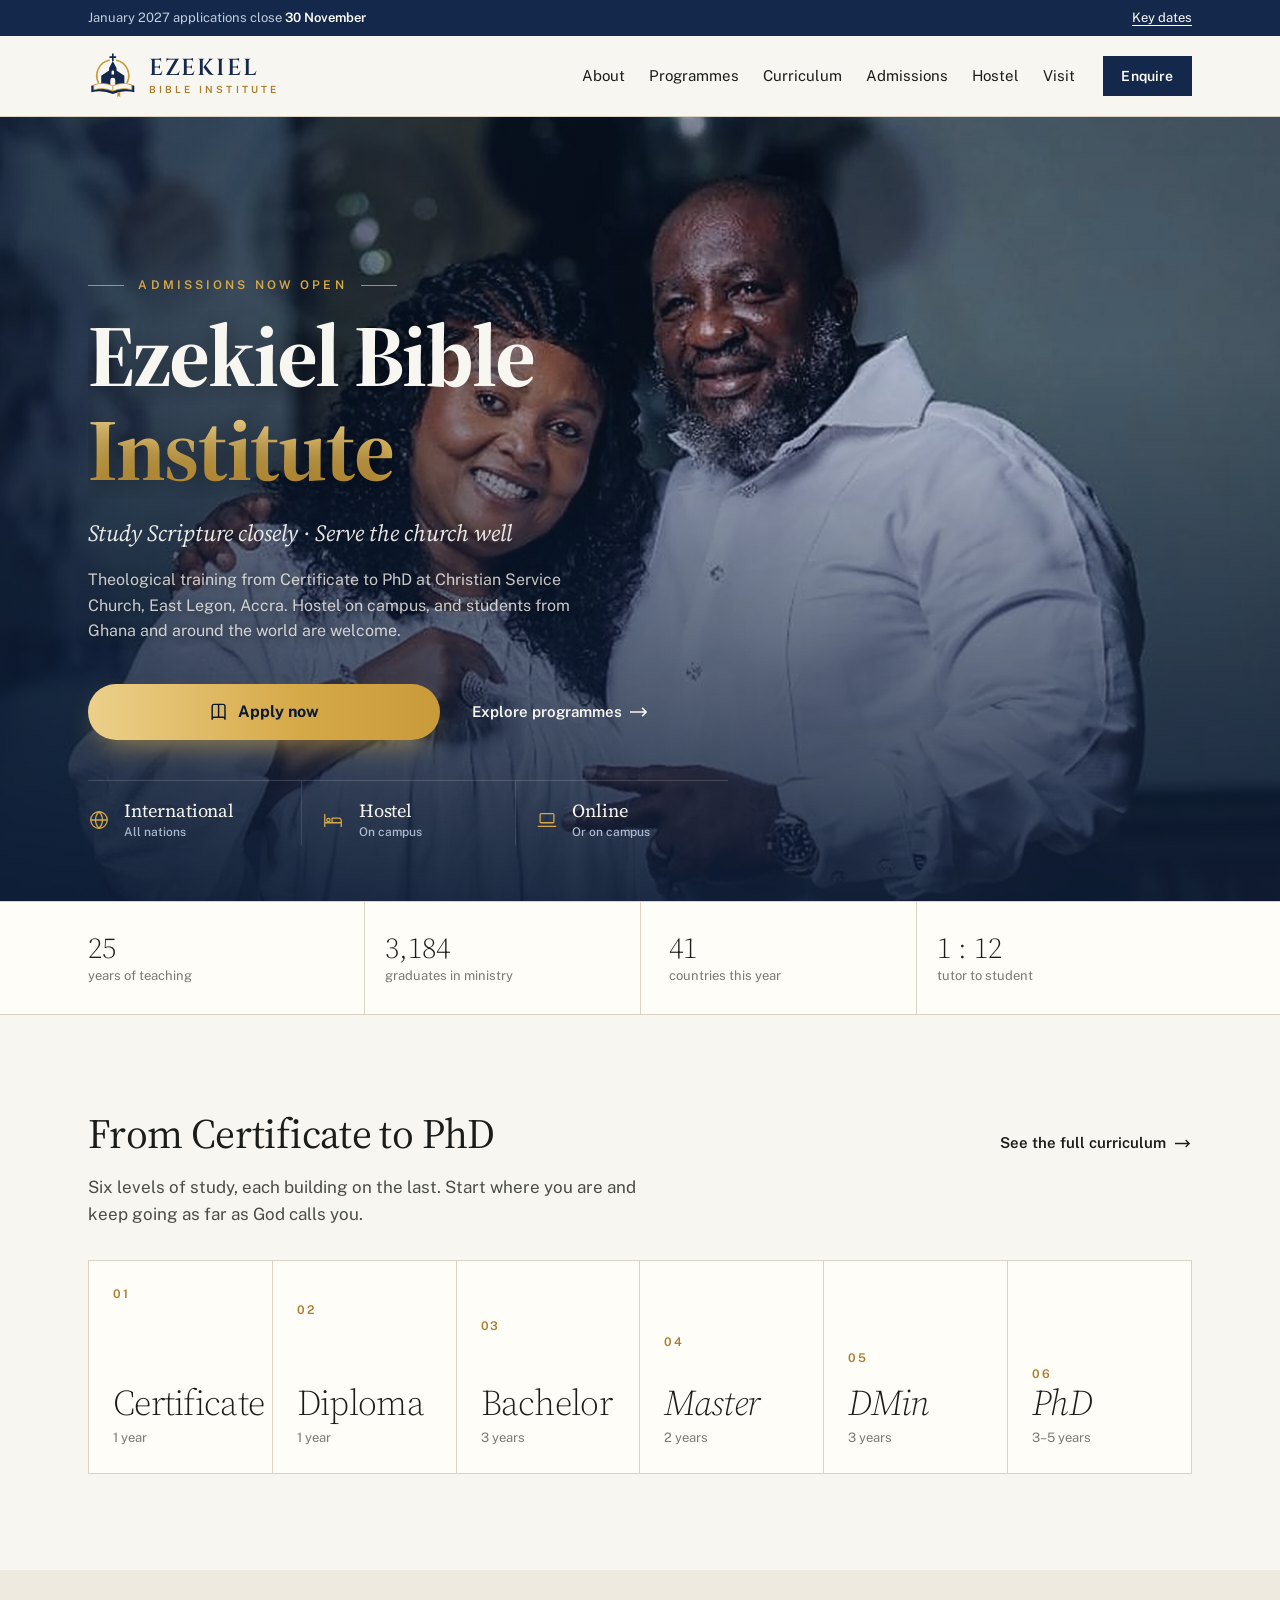
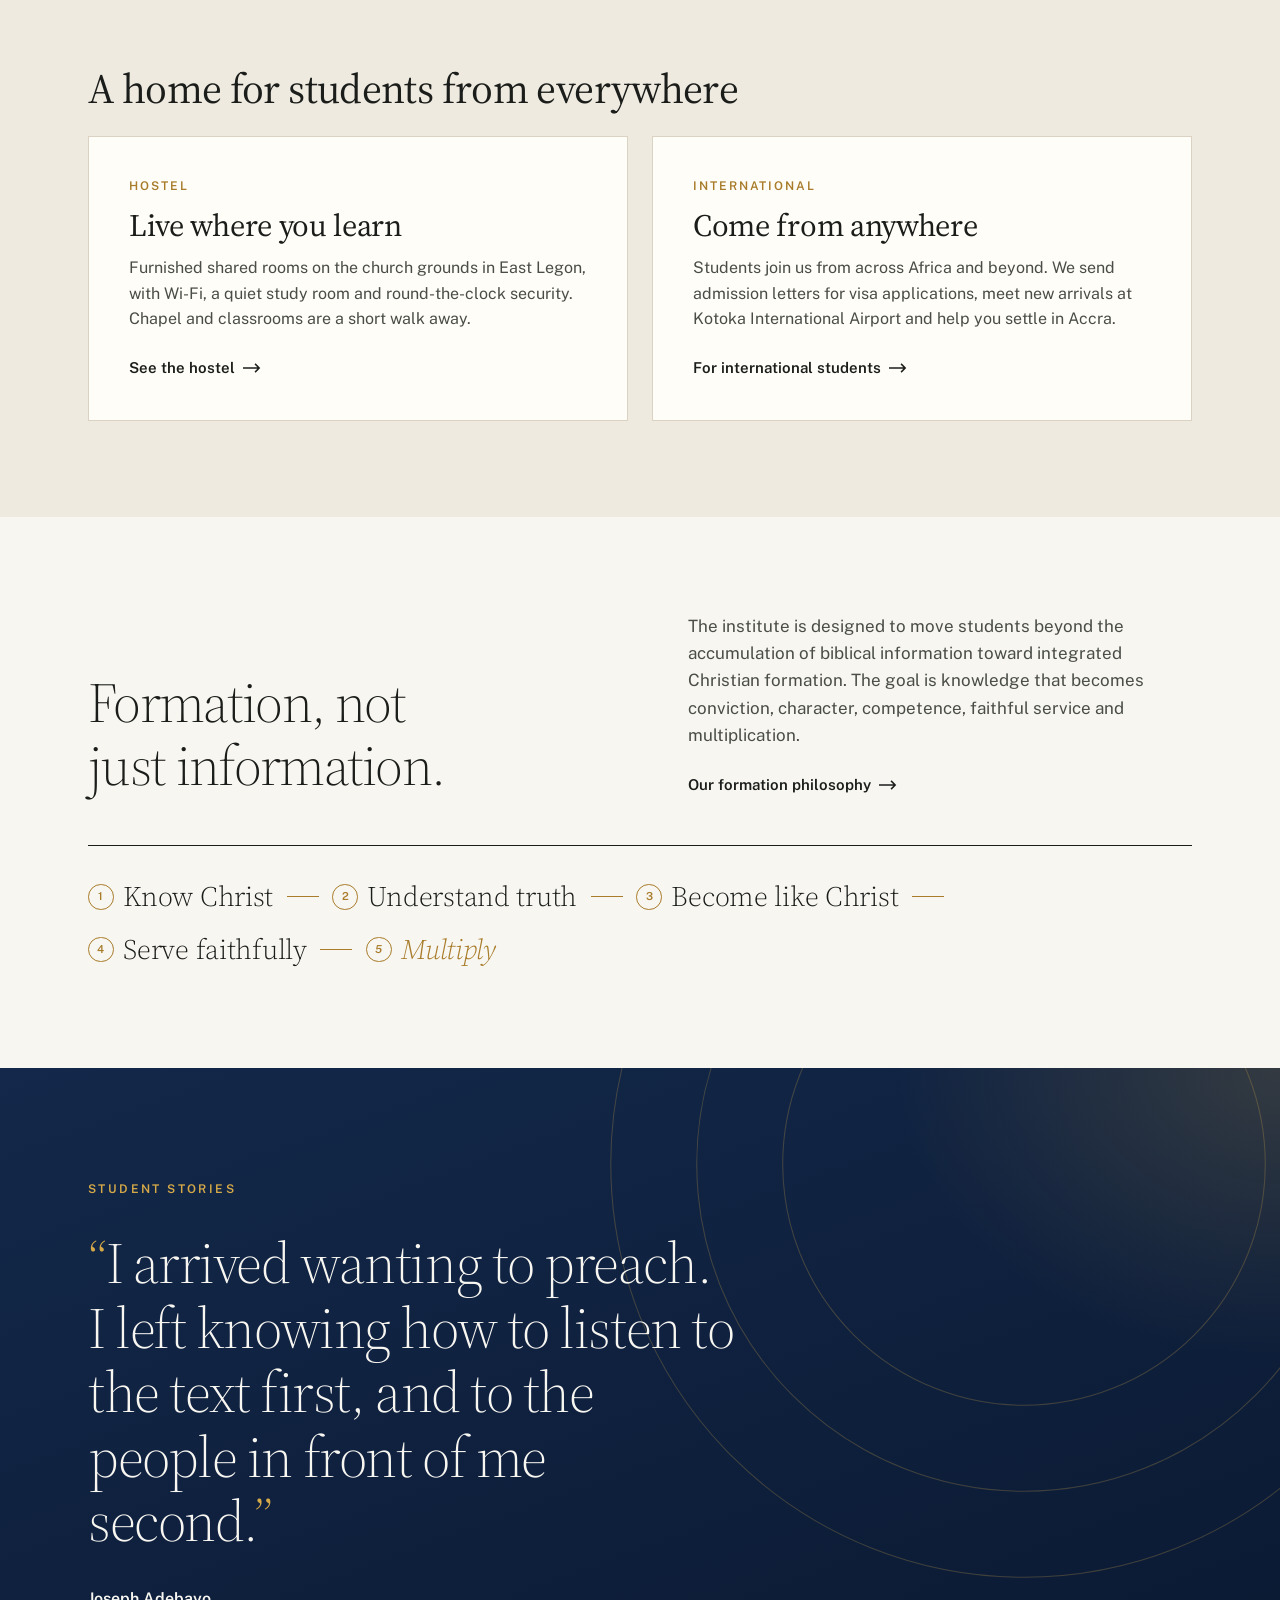
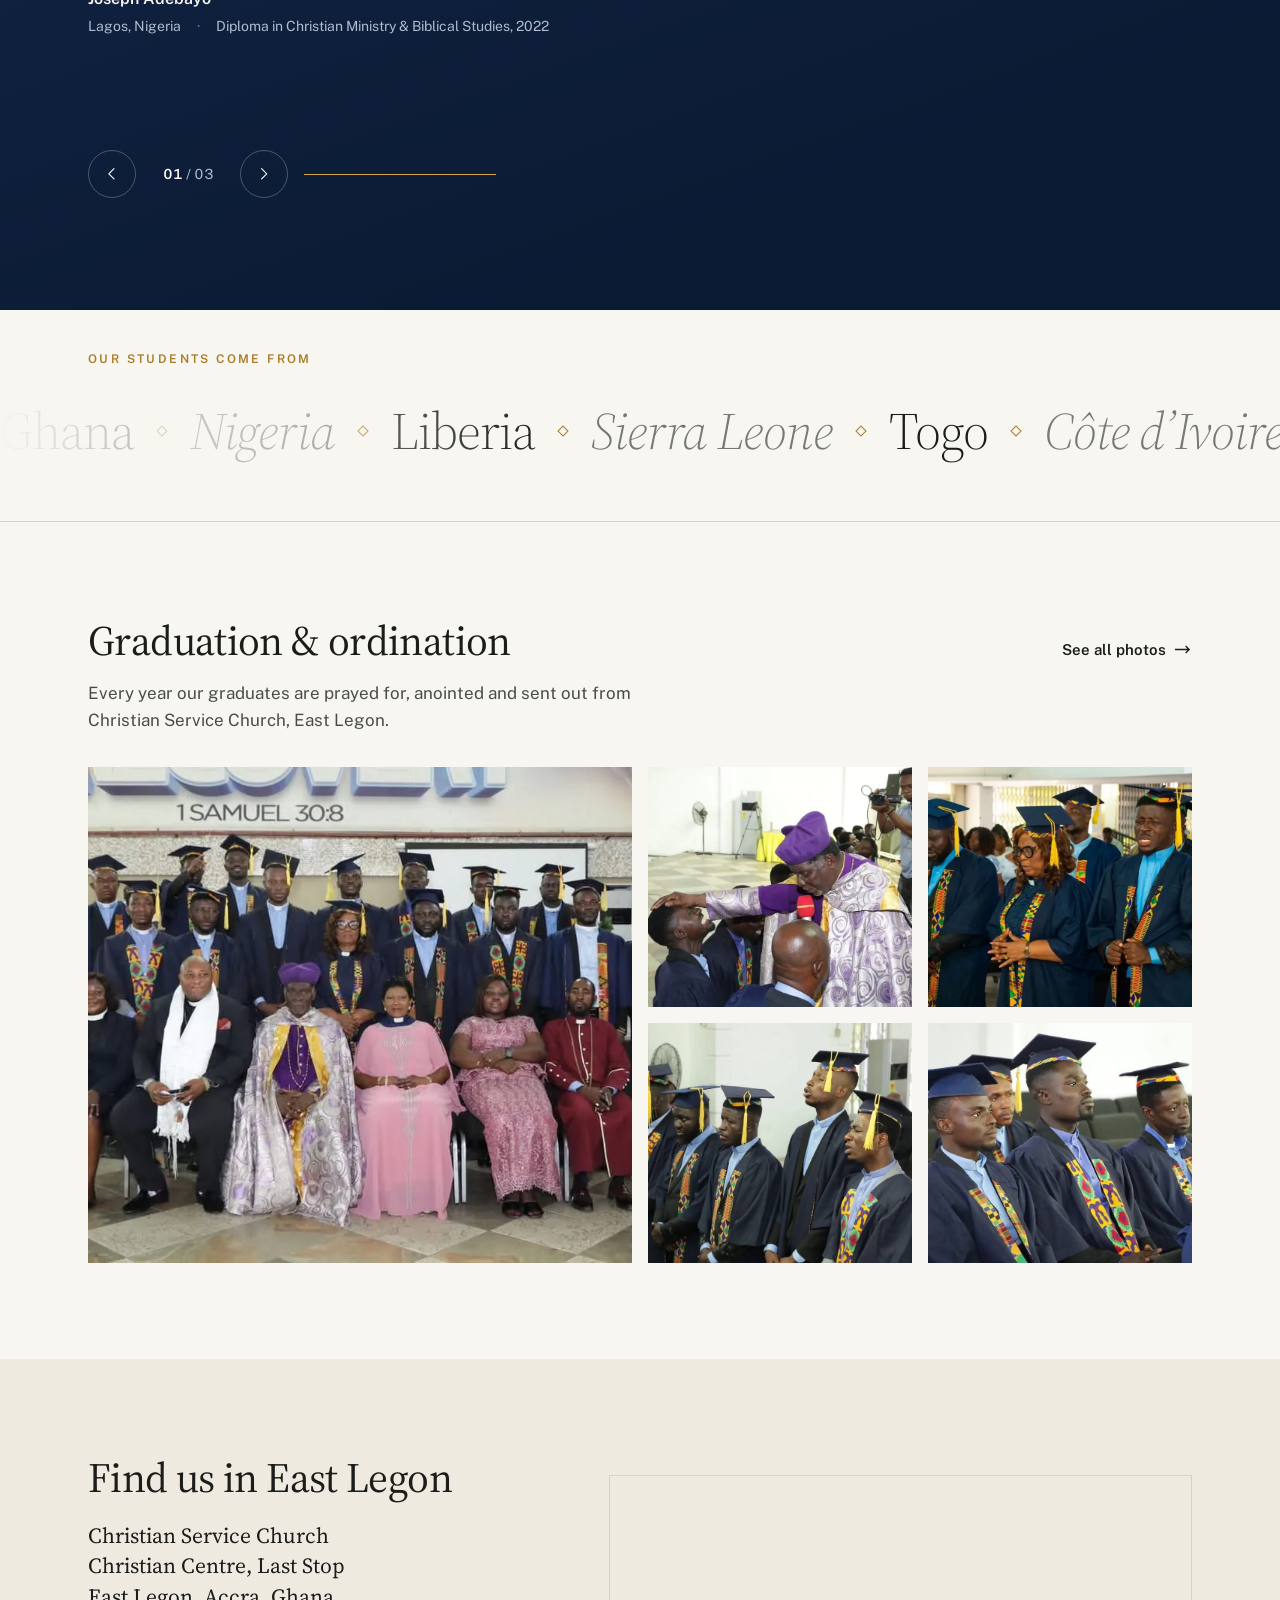
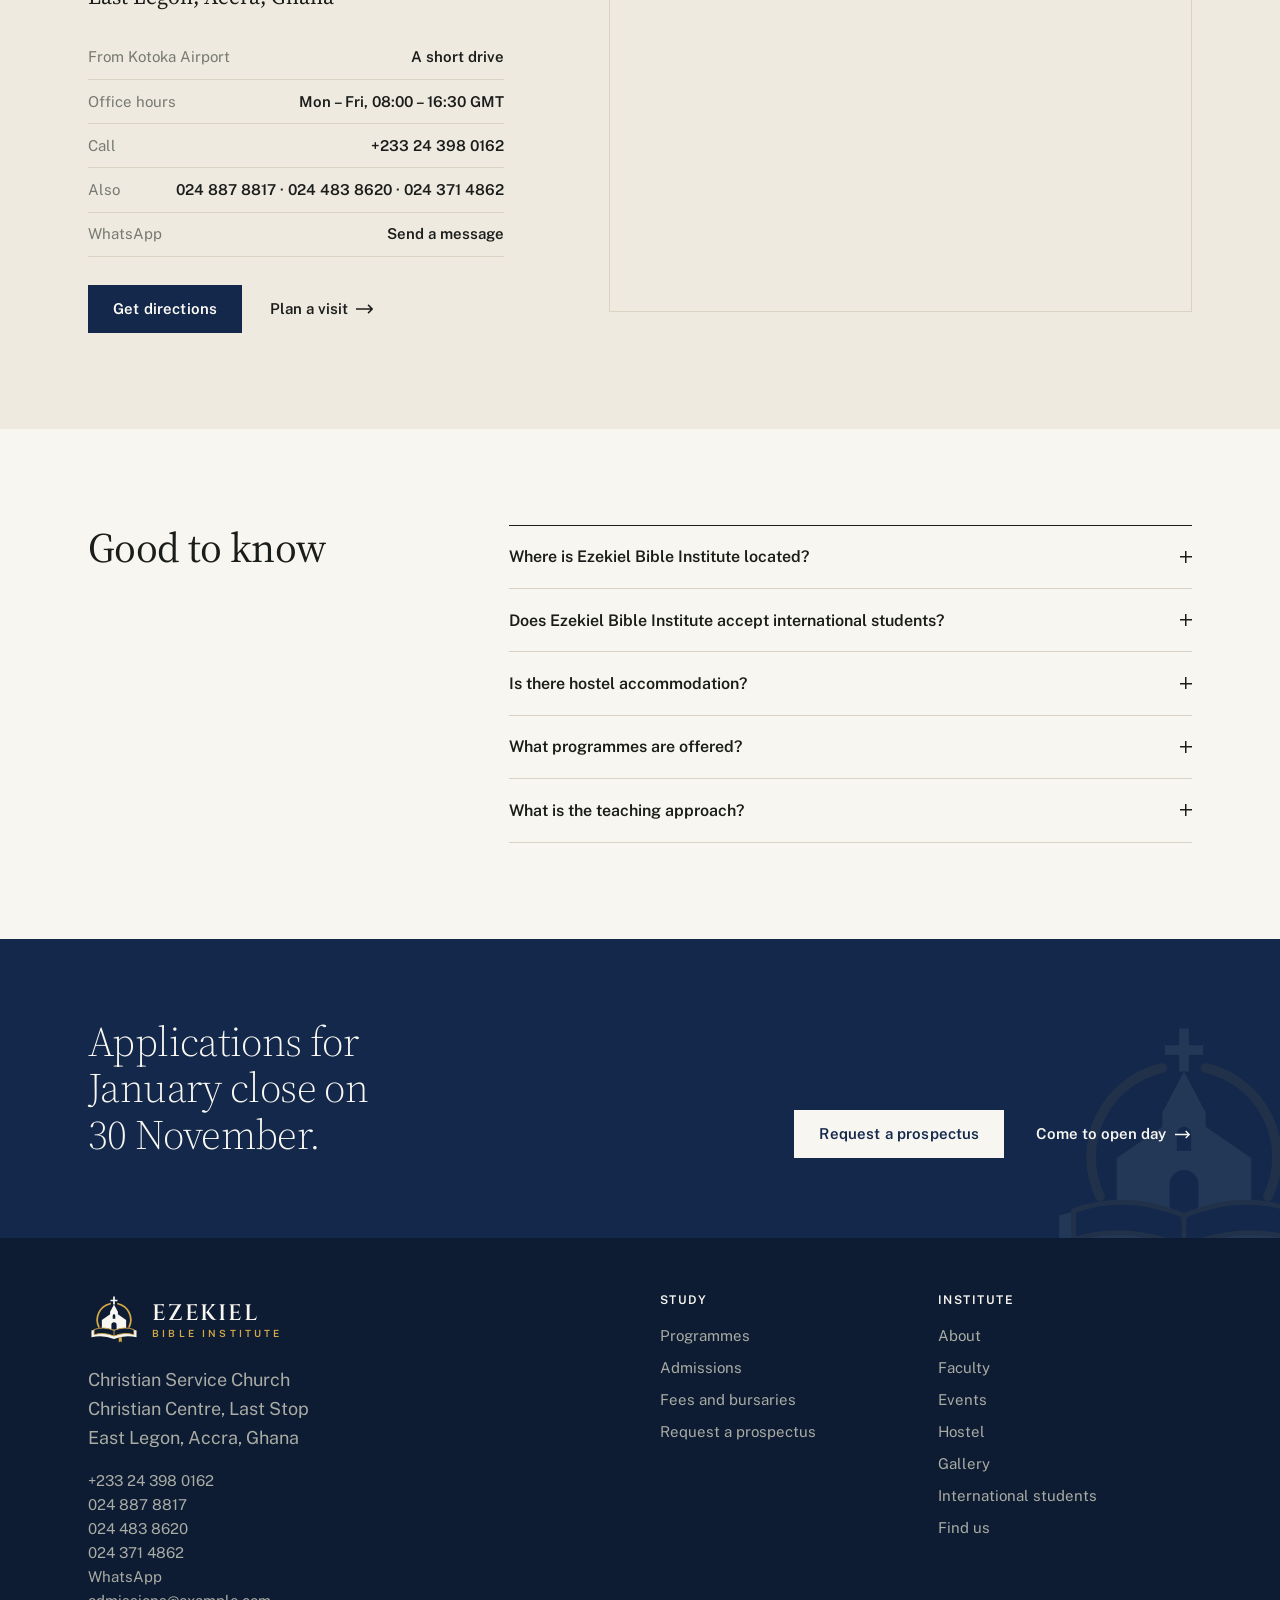
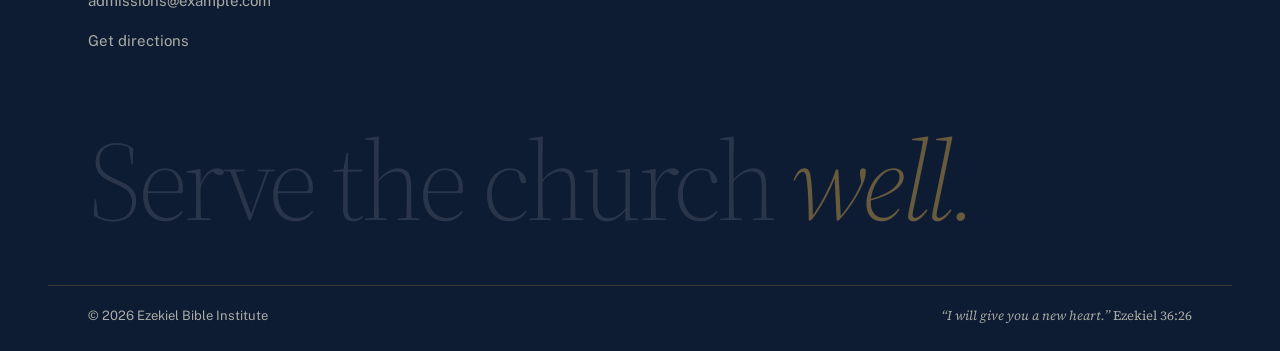
<file: index.html>
<!doctype html>
<html lang="en-GH">
<head>
  <meta charset="utf-8">
  <meta name="viewport" content="width=device-width, initial-scale=1, viewport-fit=cover">
  <title>Ezekiel Bible Institute | Bible School in East Legon, Accra, Ghana</title>
  <meta name="description" content="Ezekiel Bible Institute is a Bible school in East Legon, Accra, Ghana, offering six levels of study from Certificate to PhD in theology and ministry, with hostel accommodation. International students welcome.">
  <meta name="robots" content="index, follow, max-image-preview:large, max-snippet:-1">
  <link rel="canonical" href="https://ezekiel-bible-school.vercel.app/">
  <meta name="geo.region" content="GH-AA">
  <meta name="geo.placename" content="East Legon, Accra">
  <meta name="theme-color" content="#fbf9f4">
  <meta property="og:title" content="Ezekiel Bible Institute | Bible School in East Legon, Accra, Ghana">
  <meta property="og:description" content="Ezekiel Bible Institute is a Bible school in East Legon, Accra, Ghana, offering six levels of study from Certificate to PhD in theology and ministry, with hostel accommodation. International students welcome.">
  <meta property="og:type" content="website">
  <meta property="og:locale" content="en_GH">
  <meta property="og:site_name" content="Ezekiel Bible Institute">
  <meta property="og:url" content="https://ezekiel-bible-school.vercel.app/">
  <meta property="og:image" content="https://ezekiel-bible-school.vercel.app/og-image.jpg">
  <meta property="og:image:width" content="1200">
  <meta property="og:image:height" content="630">
  <meta property="og:image:alt" content="Ezekiel Bible Institute: Study Scripture closely. Serve the church well.">
  <meta name="twitter:card" content="summary_large_image">
  <meta name="twitter:image" content="https://ezekiel-bible-school.vercel.app/og-image.jpg">
  <link rel="icon" href="/favicon.ico" sizes="48x48">
  <link rel="icon" href="/favicon.svg" type="image/svg+xml">
  <link rel="apple-touch-icon" href="/apple-touch-icon.png">
  <link rel="manifest" href="/site.webmanifest">
  <link rel="alternate" type="text/plain" href="/llms.txt" title="Plain-text summary for AI assistants">
  <link rel="preconnect" href="https://fonts.googleapis.com">
  <link rel="preconnect" href="https://fonts.gstatic.com" crossorigin>
  <link rel="stylesheet" href="https://fonts.googleapis.com/css2?family=Source+Serif+4:ital,opsz,wght@0,8..60,300;0,8..60,400;0,8..60,600;1,8..60,300;1,8..60,400&family=Cinzel:wght@500;600&family=Public+Sans:wght@400;500;600&display=swap">
  <link rel="stylesheet" href="/styles.css">
  <script src="/main.js" defer></script>
  <script type="application/ld+json">{"@context":"https://schema.org","@type":["CollegeOrUniversity","EducationalOrganization"],"@id":"https://ezekiel-bible-school.vercel.app/#org","name":"Ezekiel Bible Institute","alternateName":["EBI","Ezekiel Bible School"],"url":"https://ezekiel-bible-school.vercel.app/","logo":"https://ezekiel-bible-school.vercel.app/icon-512.png","image":"https://ezekiel-bible-school.vercel.app/og-image.jpg","description":"Ezekiel Bible Institute is an evangelical, interdenominational Bible school in East Legon, Accra, Ghana. It offers six levels of study in Bible, theology and ministry, from a Certificate in Christian Foundations to a PhD, with hostel accommodation. Ghanaian and international students are welcome.","slogan":"Study Scripture closely. Serve the church well.","disambiguatingDescription":"Ezekiel Bible Institute exists to form men and women who know Christ, understand Scripture, embody Christian character, serve according to their calling, build healthy churches, develop others, and faithfully advance the mission of Christ.","foundingDate":"2001","address":{"@type":"PostalAddress","streetAddress":"Christian Service Church, Christian Centre, Last Stop","addressLocality":"East Legon, Accra","addressRegion":"Greater Accra","addressCountry":"GH"},"hasMap":"https://www.google.com/maps/search/?api=1&query=Christian%20Service%20Church%2C%20Christian%20Centre%2C%20Last%20Stop%2C%20East%20Legon%2C%20Accra%2C%20Ghana","telephone":["+233 24 398 0162","+233248878817","+233244838620","+233243714862"],"email":"admissions@example.com","contactPoint":[{"@type":"ContactPoint","contactType":"admissions","telephone":"+233 24 398 0162","availableLanguage":["English"],"areaServed":["GH","Worldwide"]}],"knowsLanguage":"en","areaServed":[{"@type":"Country","name":"Ghana"},{"@type":"Place","name":"West Africa"},{"@type":"Place","name":"Worldwide (online)"}],"amenityFeature":[{"@type":"LocationFeatureSpecification","name":"Student hostel","value":true},{"@type":"LocationFeatureSpecification","name":"Library","value":true},{"@type":"LocationFeatureSpecification","name":"Wi-Fi","value":true}],"openingHoursSpecification":[{"@type":"OpeningHoursSpecification","dayOfWeek":["Monday","Tuesday","Wednesday","Thursday","Friday"],"opens":"08:00","closes":"16:30"}]}</script>
  <script type="application/ld+json">{"@context":"https://schema.org","@type":"WebSite","@id":"https://ezekiel-bible-school.vercel.app/#website","url":"https://ezekiel-bible-school.vercel.app/","name":"Ezekiel Bible Institute","inLanguage":"en-GH","publisher":{"@id":"https://ezekiel-bible-school.vercel.app/#org"}}</script>
  <script type="application/ld+json">{"@context":"https://schema.org","@type":"FAQPage","mainEntity":[{"@type":"Question","name":"Where is Ezekiel Bible Institute located?","acceptedAnswer":{"@type":"Answer","text":"Ezekiel Bible Institute meets at Christian Service Church in East Legon, Accra, in the Greater Accra Region of Ghana. Online students can study from anywhere in the world."}},{"@type":"Question","name":"Does Ezekiel Bible Institute accept international students?","acceptedAnswer":{"@type":"Answer","text":"Yes. Students from outside Ghana are welcome on every programme, on campus in Accra or online. We issue admission letters for visa applications and can arrange airport pickup from Kotoka International Airport."}},{"@type":"Question","name":"Is there hostel accommodation?","acceptedAnswer":{"@type":"Answer","text":"Yes. The institute runs a student hostel on site in East Legon, with furnished shared rooms, Wi-Fi, study space and security. Rooms are open to Ghanaian and international students."}},{"@type":"Question","name":"What programmes are offered?","acceptedAnswer":{"@type":"Answer","text":"Six levels of study: a Certificate in Christian Foundations, a Diploma in Christian Ministry & Biblical Studies, a Bachelor of Theology / Christian Ministry, a Master of Theology / Christian Ministry, a Doctor of Ministry (DMin) and a PhD in Biblical & Theological Studies."}},{"@type":"Question","name":"What is the teaching approach?","acceptedAnswer":{"@type":"Answer","text":"Ezekiel Bible Institute aims for formation, not just information. Every programme develops four dimensions: knowledge, character, competence and calling, and includes supervised ministry practice."}}]}</script>
  <script type="application/ld+json">{"@context":"https://schema.org","@type":"Event","name":"Open day, Ezekiel Bible Institute","description":"Sit in on a class, have lunch with students and meet the faculty.","startDate":"2026-11-07T10:00:00+00:00","endDate":"2026-11-07T15:00:00+00:00","eventStatus":"https://schema.org/EventScheduled","organizer":{"@id":"https://ezekiel-bible-school.vercel.app/#org"},"isAccessibleForFree":true,"eventAttendanceMode":"https://schema.org/OfflineEventAttendanceMode","location":{"@type":"Place","name":"Christian Service Church, Christian Centre, Last Stop, East Legon, Accra, Ghana","address":{"@type":"PostalAddress","streetAddress":"Christian Service Church, Christian Centre, Last Stop","addressLocality":"East Legon, Accra","addressRegion":"Greater Accra","addressCountry":"GH"}}}</script>
  <script type="application/ld+json">{"@context":"https://schema.org","@type":"Event","name":"Online information evening, Ezekiel Bible Institute","description":"For anyone considering online study, in Ghana or abroad. On Zoom.","startDate":"2026-11-21T18:00:00+00:00","endDate":"2026-11-21T19:00:00+00:00","eventStatus":"https://schema.org/EventScheduled","organizer":{"@id":"https://ezekiel-bible-school.vercel.app/#org"},"isAccessibleForFree":true,"eventAttendanceMode":"https://schema.org/OnlineEventAttendanceMode","location":{"@type":"VirtualLocation","url":"https://ezekiel-bible-school.vercel.app/enquire"}}</script>
  <script type="application/ld+json">{"@context":"https://schema.org","@type":"Event","name":"Graduation service, Ezekiel Bible Institute","description":"The class of 2026 is commissioned. Families and churches welcome.","startDate":"2026-12-05T15:00:00+00:00","endDate":"2026-12-05T17:00:00+00:00","eventStatus":"https://schema.org/EventScheduled","organizer":{"@id":"https://ezekiel-bible-school.vercel.app/#org"},"isAccessibleForFree":true,"eventAttendanceMode":"https://schema.org/OfflineEventAttendanceMode","location":{"@type":"Place","name":"Christian Service Church, Christian Centre, Last Stop, East Legon, Accra, Ghana","address":{"@type":"PostalAddress","streetAddress":"Christian Service Church, Christian Centre, Last Stop","addressLocality":"East Legon, Accra","addressRegion":"Greater Accra","addressCountry":"GH"}}}</script>
</head>
<body>
  <svg width="0" height="0" style="position:absolute" aria-hidden="true">
    <symbol id="mark" viewBox="0 0 120 120">
      <path d="M25 76A38 38 0 0 1 51 22.5M95 76A38 38 0 0 0 69 22.5" fill="none" stroke="var(--mark-gold)" stroke-width="4" stroke-linecap="round"/>
      <path d="M58 6h4v7h6v4h-6v7h-4v-7h-6v-4h6Z" fill="var(--mark-fg)"/>
      <path d="M60 24 69 41v6l19 13v22H32V60l19-13v-6Z" fill="var(--mark-fg)"/>
      <path d="M57 50a3 3 0 0 1 6 0v7h-6ZM54 82V71a6 6 0 0 1 12 0v11Z" fill="var(--mark-bg)"/>
      <path d="M8 84q26-8 52 2 26-10 52-2v16q-26-7-52 4-26-11-52-4Z" fill="var(--mark-fg)"/>
      <path d="M14 82q22-8 46 2 24-10 46-2v12q-22-7-46 3-24-10-46-3Z" fill="var(--mark-bg)" stroke="var(--mark-gold)" stroke-width="2"/>
      <path d="M60 84v13" stroke="var(--mark-gold)" stroke-width="2"/>
      <path d="M71 100h7v12l-3.5-3-3.5 3Z" fill="var(--mark-gold)"/>
    </symbol>
  </svg>

  <a class="skip" href="#main">Skip to content</a>

  <div class="notice">
    <div class="wrap notice__inner">
      <p><span class="notice__long">January 2027 applications close</span><span class="notice__short">Applications close</span> <strong>30 November</strong></p>
      <a href="/admissions">Key dates</a>
    </div>
  </div>

  <header class="header">
    <div class="wrap header__inner">
      <a class="logo" href="/" aria-label="Ezekiel Bible Institute, home">
        <svg class="logo__mark" aria-hidden="true"><use href="#mark"/></svg>
        <span class="logo__word">Ezekiel<span>Bible Institute</span></span>
      </a>

      <nav class="nav" aria-label="Primary">
        <a href="/about">About</a>
        <a href="/programmes">Programmes</a>
        <a href="/curriculum">Curriculum</a>
        <a href="/admissions">Admissions</a>
        <a href="/hostel">Hostel</a>
        <a href="/visit">Visit</a>
        <a class="button button--sm" href="/enquire">Enquire</a>
      </nav>

      <button class="burger" type="button" aria-expanded="false" aria-controls="menu">
        <span class="burger__label">Menu</span>
        <span class="burger__icon" aria-hidden="true"><span></span><span></span></span>
      </button>
    </div>
  </header>

  <div class="menu" id="menu">
    <div class="menu__body wrap">
      <nav aria-label="Site">
        <ul class="menu__links">
          <li style="--i: 0"><a href="/" aria-current="page">Home</a></li>
          <li style="--i: 1"><a href="/about">About</a></li>
          <li style="--i: 2"><a href="/programmes">Programmes</a></li>
          <li style="--i: 3"><a href="/curriculum">Curriculum</a></li>
          <li style="--i: 4"><a href="/admissions">Admissions</a></li>
          <li style="--i: 5"><a href="/hostel">Hostel</a></li>
          <li style="--i: 6"><a href="/visit">Visit</a></li>
          <li style="--i: 7"><a href="/gallery">Gallery</a></li>
          <li style="--i: 8"><a href="/enquire">Enquire</a></li>
        </ul>
      </nav>
      <div class="menu__foot">
        <p class="menu__intake">January 2027 intake<br><span>Applications close 30 November</span></p>
        <p class="menu__contact">
          <a href="tel:+233243980162">+233 24 398 0162</a>
          <a href="https://wa.me/233243980162?text=Hello%2C%20I%27d%20like%20to%20know%20more%20about%20Ezekiel%20Bible%20Institute." rel="noopener">Chat on WhatsApp</a>
          <a href="mailto:admissions@example.com">admissions@example.com</a>
        </p>
      </div>
    </div>
  </div>

  <main id="main">
    <section class="hero hero--photo" aria-labelledby="hero-title">
      <figure class="hero__portrait" aria-hidden="true">
        <img src="/img/photos/hero-couple.webp" alt="" width="1600" height="1890" fetchpriority="high">
      </figure>

      <div class="wrap hero__body">
        <p class="hero__eyebrow"><span>Admissions now open</span></p>
        <h1 id="hero-title" class="hero__title">
          <span class="line"><span>Ezekiel Bible</span></span>
          <span class="line"><span class="hero__gold">Institute</span></span>
        </h1>
        <p class="hero__sub">Study Scripture closely · Serve the church well</p>
        <p class="hero__lede">Theological training from Certificate to PhD at Christian Service Church, East Legon, Accra. Hostel on campus, and students from Ghana and around the world are welcome.</p>
        <div class="hero__actions">
          <a class="hero__cta" href="/enquire">
            <svg viewBox="0 0 24 24" aria-hidden="true"><path d="M4 5.5A2.5 2.5 0 0 1 6.5 3H12v16H6.5A2.5 2.5 0 0 0 4 21.5ZM20 5.5A2.5 2.5 0 0 0 17.5 3H12v16h5.5a2.5 2.5 0 0 1 2.5 2.5Z"/></svg>
            Apply now
          </a>
          <a class="link-arrow link-arrow--light" href="/programmes">Explore programmes</a>
        </div>
        <ul class="hero__tags">
          <li>
            <a href="/admissions#international">
              <svg viewBox="0 0 24 24" aria-hidden="true"><circle cx="12" cy="12" r="9"/><path d="M3 12h18M12 3c2.6 2.5 3.8 5.5 3.8 9s-1.2 6.5-3.8 9c-2.6-2.5-3.8-5.5-3.8-9S9.4 5.5 12 3Z"/></svg>
              <span><strong>International</strong> All nations</span>
            </a>
          </li>
          <li>
            <a href="/hostel">
              <svg viewBox="0 0 24 24" aria-hidden="true"><path d="M3 19V6M3 15h18v4M21 15v-2.5A2.5 2.5 0 0 0 18.5 10H11v5"/><circle cx="7" cy="12" r="1.8"/></svg>
              <span><strong>Hostel</strong> On campus</span>
            </a>
          </li>
          <li>
            <a href="/programmes">
              <svg viewBox="0 0 24 24" aria-hidden="true"><rect x="4.5" y="5" width="15" height="10" rx="1"/><path d="M2.5 19h19"/></svg>
              <span><strong>Online</strong> Or on campus</span>
            </a>
          </li>
        </ul>
      </div>
    </section>

    <section class="facts" id="after-hero" aria-label="At a glance">
      <ul class="wrap facts__list">
        <li><strong data-count="25">25</strong> years of teaching</li>
        <li><strong data-count="3200">3,200</strong> graduates in ministry</li>
        <li><strong data-count="41">41</strong> countries this year</li>
        <li><strong>1 : 12</strong> tutor to student</li>
      </ul>
    </section>

    <section class="section">
      <div class="wrap">
        <div class="section-head">
          <h2>From Certificate to PhD</h2>
          <a class="link-arrow" href="/curriculum">See the full curriculum</a>
        </div>
        <p class="section-lede">Six levels of study, each building on the last. Start where you are and keep going as far as God calls you.</p>
        <ol class="ladder">
          <li>
            <a href="/curriculum#certificate">
              <span class="ladder__n">01</span>
              <span class="ladder__short">Certificate</span>
              <span class="ladder__len">1 year</span>
            </a>
          </li>
          <li>
            <a href="/curriculum#diploma">
              <span class="ladder__n">02</span>
              <span class="ladder__short">Diploma</span>
              <span class="ladder__len">1 year</span>
            </a>
          </li>
          <li>
            <a href="/curriculum#bachelor">
              <span class="ladder__n">03</span>
              <span class="ladder__short">Bachelor</span>
              <span class="ladder__len">3 years</span>
            </a>
          </li>
          <li>
            <a href="/curriculum#master">
              <span class="ladder__n">04</span>
              <span class="ladder__short">Master</span>
              <span class="ladder__len">2 years</span>
            </a>
          </li>
          <li>
            <a href="/curriculum#dmin">
              <span class="ladder__n">05</span>
              <span class="ladder__short">DMin</span>
              <span class="ladder__len">3 years</span>
            </a>
          </li>
          <li>
            <a href="/curriculum#phd">
              <span class="ladder__n">06</span>
              <span class="ladder__short">PhD</span>
              <span class="ladder__len">3–5 years</span>
            </a>
          </li>
        </ol>
      </div>
    </section>

    <section class="section section--tint">
      <div class="wrap">
        <div class="section-head">
          <h2>A home for students from everywhere</h2>
        </div>
        <div class="tiles">
          <a class="tile" href="/hostel">
            <span class="tile__label">Hostel</span>
            <h3>Live where you learn</h3>
            <p>Furnished shared rooms on the church grounds in East Legon, with Wi-Fi, a quiet study room and round-the-clock security. Chapel and classrooms are a short walk away.</p>
            <span class="link-arrow">See the hostel</span>
          </a>
          <a class="tile" href="/admissions#international">
            <span class="tile__label">International</span>
            <h3>Come from anywhere</h3>
            <p>Students join us from across Africa and beyond. We send admission letters for visa applications, meet new arrivals at Kotoka International Airport and help you settle in Accra.</p>
            <span class="link-arrow">For international students</span>
          </a>
        </div>
      </div>
    </section>

    <section class="section">
      <div class="wrap feature feature--statement">
        <h2>Formation, not just information.</h2>
        <div class="feature__text">
          <p>The institute is designed to move students beyond the accumulation of biblical information toward integrated Christian formation. The goal is knowledge that becomes conviction, character, competence, faithful service and multiplication.</p>
          <a class="link-arrow" href="/curriculum#formation">Our formation philosophy</a>
        </div>
      </div>
      <div class="wrap">
        <ol class="pathway" aria-label="The formation pathway">
          <li>Know Christ</li>
          <li>Understand truth</li>
          <li>Become like Christ</li>
          <li>Serve faithfully</li>
          <li>Multiply</li>
        </ol>
      </div>
    </section>

    <section class="voices" aria-roledescription="carousel" aria-label="Student stories">
      <svg class="rings" viewBox="0 0 600 600" aria-hidden="true"><circle cx="300" cy="300" r="298"/><circle cx="300" cy="300" r="236"/><circle cx="300" cy="300" r="174"/></svg>
      <div class="wrap voices__inner">
        <p class="voices__label">Student stories</p>
        <div class="voices__slides" aria-live="polite">
          <figure class="voices__slide is-active" id="voice-1" aria-roledescription="slide" aria-label="1 of 3">
            <blockquote><p>I arrived wanting to preach. I left knowing how to listen to the text first, and to the people in front of me second.</p></blockquote>
            <figcaption><strong>Joseph Adebayo</strong> <span>Lagos, Nigeria</span> <span>Diploma in Christian Ministry & Biblical Studies, 2022</span></figcaption>
          </figure>
          <figure class="voices__slide" id="voice-2" aria-roledescription="slide" aria-label="2 of 3" hidden>
            <blockquote><p>I studied online around a full-time job in Kumasi. My tutor replied to every email, usually the same day, and the seminars felt like a real classroom.</p></blockquote>
            <figcaption><strong>Ama Owusu</strong> <span>Kumasi, Ghana</span> <span>Bachelor of Theology, 2024</span></figcaption>
          </figure>
          <figure class="voices__slide" id="voice-3" aria-roledescription="slide" aria-label="3 of 3" hidden>
            <blockquote><p>I had never left Liberia. Someone was waiting for me at Kotoka, my room was ready, and by the second week the hostel felt like family.</p></blockquote>
            <figcaption><strong>Samuel Kollie</strong> <span>Monrovia, Liberia</span> <span>Certificate in Christian Foundations, 2025</span></figcaption>
          </figure>
        </div>
        <div class="voices__controls">
          <button type="button" class="voices__btn" data-dir="-1" aria-label="Previous story"><svg viewBox="0 0 24 24" aria-hidden="true"><path d="M15 5l-7 7 7 7"/></svg></button>
          <span class="voices__count"><span data-current>01</span> / 03</span>
          <button type="button" class="voices__btn" data-dir="1" aria-label="Next story"><svg viewBox="0 0 24 24" aria-hidden="true"><path d="M9 5l7 7-7 7"/></svg></button>
          <span class="voices__progress" aria-hidden="true"><span></span></span>
        </div>
      </div>
    </section>


    <section class="nations" aria-label="Where our students come from">
      <p class="wrap nations__label">Our students come from</p>
      <div class="nations__track">
        <ul class="nations__list"><li>Ghana</li><li>Nigeria</li><li>Liberia</li><li>Sierra Leone</li><li>Togo</li><li>Côte d’Ivoire</li><li>Cameroon</li><li>Kenya</li><li>Uganda</li><li>South Africa</li><li>Zambia</li><li>United Kingdom</li><li>United States</li><li>Germany</li></ul>
        <ul class="nations__list" aria-hidden="true"><li>Ghana</li><li>Nigeria</li><li>Liberia</li><li>Sierra Leone</li><li>Togo</li><li>Côte d’Ivoire</li><li>Cameroon</li><li>Kenya</li><li>Uganda</li><li>South Africa</li><li>Zambia</li><li>United Kingdom</li><li>United States</li><li>Germany</li></ul>
      </div>
    </section>


    <section class="section" aria-labelledby="life-title">
      <div class="wrap">
        <div class="section-head">
          <h2 id="life-title">Graduation &amp; ordination</h2>
          <a class="link-arrow" href="/gallery">See all photos</a>
        </div>
        <p class="section-lede">Every year our graduates are prayed for, anointed and sent out from Christian Service Church, East Legon.</p>
        <div class="mosaic">
          <figure class="photo mosaic__1"><a href="/gallery"><img src="/img/photos/graduating-class.webp" alt="The graduating class with the leadership" loading="lazy" decoding="async"></a><figcaption>The graduating class with the leadership</figcaption></figure>
          <figure class="photo mosaic__2"><a href="/gallery"><img src="/img/photos/laying-on-of-hands.webp" alt="Prayer and laying on of hands" loading="lazy" decoding="async"></a><figcaption>Prayer and laying on of hands</figcaption></figure>
          <figure class="photo mosaic__3"><a href="/gallery"><img src="/img/photos/graduates-in-prayer.webp" alt="Graduates in prayer" loading="lazy" decoding="async"></a><figcaption>Graduates in prayer</figcaption></figure>
          <figure class="photo mosaic__4"><a href="/gallery"><img src="/img/photos/worship.webp" alt="Worship during the service" loading="lazy" decoding="async"></a><figcaption>Worship during the service</figcaption></figure>
          <figure class="photo mosaic__5"><a href="/gallery"><img src="/img/photos/graduates-seated.webp" alt="Graduates during the service" loading="lazy" decoding="async"></a><figcaption>Graduates during the service</figcaption></figure>
        </div>
      </div>
    </section>

    <section class="section section--tint location" id="location" aria-labelledby="location-title">
      <div class="wrap location__grid">
        <div>
          <h2 id="location-title">Find us in East Legon</h2>
          <address class="location__address">Christian Service Church<br>Christian Centre, Last Stop<br>East Legon, Accra, Ghana</address>
          <dl class="location__facts">
            <div><dt>From Kotoka Airport</dt><dd>A short drive</dd></div>
            <div><dt>Office hours</dt><dd>Mon – Fri, 08:00 – 16:30 GMT</dd></div>
            <div><dt>Call</dt><dd><a href="tel:+233243980162">+233 24 398 0162</a></dd></div>
            <div><dt>Also</dt><dd><a href="tel:+233248878817">024 887 8817</a> · <a href="tel:+233244838620">024 483 8620</a> · <a href="tel:+233243714862">024 371 4862</a></dd></div>
            <div><dt>WhatsApp</dt><dd><a href="https://wa.me/233243980162?text=Hello%2C%20I%27d%20like%20to%20know%20more%20about%20Ezekiel%20Bible%20Institute." rel="noopener">Send a message</a></dd></div>
          </dl>
          <div class="location__actions">
            <a class="button" href="https://www.google.com/maps/search/?api=1&query=Christian%20Service%20Church%2C%20Christian%20Centre%2C%20Last%20Stop%2C%20East%20Legon%2C%20Accra%2C%20Ghana" rel="noopener">Get directions</a>
            <a class="link-arrow" href="/visit">Plan a visit</a>
          </div>
        </div>
        <div class="map">
          <iframe src="https://maps.google.com/maps?q=Christian%20Service%20Church%2C%20Christian%20Centre%2C%20Last%20Stop%2C%20East%20Legon%2C%20Accra%2C%20Ghana&z=15&output=embed" title="Map showing Christian Service Church, East Legon, Accra" loading="lazy" referrerpolicy="no-referrer-when-downgrade" allowfullscreen></iframe>
        </div>
      </div>
    </section>

    <section class="section">
      <div class="wrap prose-split">
        <h2>Good to know</h2>
        <div class="faq">
          <details>
            <summary>Where is Ezekiel Bible Institute located?</summary>
            <p>Ezekiel Bible Institute meets at Christian Service Church in East Legon, Accra, in the Greater Accra Region of Ghana. Online students can study from anywhere in the world.</p>
          </details>
          <details>
            <summary>Does Ezekiel Bible Institute accept international students?</summary>
            <p>Yes. Students from outside Ghana are welcome on every programme, on campus in Accra or online. We issue admission letters for visa applications and can arrange airport pickup from Kotoka International Airport.</p>
          </details>
          <details>
            <summary>Is there hostel accommodation?</summary>
            <p>Yes. The institute runs a student hostel on site in East Legon, with furnished shared rooms, Wi-Fi, study space and security. Rooms are open to Ghanaian and international students.</p>
          </details>
          <details>
            <summary>What programmes are offered?</summary>
            <p>Six levels of study: a Certificate in Christian Foundations, a Diploma in Christian Ministry & Biblical Studies, a Bachelor of Theology / Christian Ministry, a Master of Theology / Christian Ministry, a Doctor of Ministry (DMin) and a PhD in Biblical & Theological Studies.</p>
          </details>
          <details>
            <summary>What is the teaching approach?</summary>
            <p>Ezekiel Bible Institute aims for formation, not just information. Every programme develops four dimensions: knowledge, character, competence and calling, and includes supervised ministry practice.</p>
          </details>
        </div>
      </div>
    </section>

    <section class="cta">
      <svg class="cta__mark" aria-hidden="true"><use href="#mark"/></svg>
      <svg class="rings" viewBox="0 0 600 600" aria-hidden="true"><circle cx="300" cy="300" r="298"/><circle cx="300" cy="300" r="236"/><circle cx="300" cy="300" r="174"/></svg>
      <div class="wrap cta__inner">
        <h2>Applications for January close on 30 November.</h2>
        <div class="cta__actions">
          <a class="button button--light" href="/enquire">Request a prospectus</a>
          <a class="link-arrow link-arrow--light" href="/visit">Come to open day</a>
        </div>
      </div>
    </section>

  </main>

  <footer class="footer">
    <div class="wrap footer__grid">
      <div class="footer__about">
        <a class="footer__logo" href="/">
          <svg class="logo__mark" aria-hidden="true"><use href="#mark"/></svg>
          <span class="logo__word">Ezekiel<span>Bible Institute</span></span>
        </a>
        <address>Christian Service Church<br>Christian Centre, Last Stop<br>East Legon, Accra, Ghana</address>
        <p><a href="tel:+233243980162">+233 24 398 0162</a><br><a href="tel:+233248878817">024 887 8817</a><br><a href="tel:+233244838620">024 483 8620</a><br><a href="tel:+233243714862">024 371 4862</a><br><a href="https://wa.me/233243980162?text=Hello%2C%20I%27d%20like%20to%20know%20more%20about%20Ezekiel%20Bible%20Institute." rel="noopener">WhatsApp</a><br><a href="mailto:admissions@example.com">admissions@example.com</a></p>
        <p><a href="https://www.google.com/maps/search/?api=1&query=Christian%20Service%20Church%2C%20Christian%20Centre%2C%20Last%20Stop%2C%20East%20Legon%2C%20Accra%2C%20Ghana" rel="noopener">Get directions</a></p>
      </div>
      <nav class="footer__nav" aria-label="Footer">
        <div>
          <h2>Study</h2>
          <ul>
            <li><a href="/programmes">Programmes</a></li>
            <li><a href="/admissions">Admissions</a></li>
            <li><a href="/admissions#fees">Fees and bursaries</a></li>
            <li><a href="/enquire">Request a prospectus</a></li>
          </ul>
        </div>
        <div>
          <h2>Institute</h2>
          <ul>
            <li><a href="/about">About</a></li>
            <li><a href="/about#faculty">Faculty</a></li>
            <li><a href="/visit">Events</a></li>
            <li><a href="/hostel">Hostel</a></li>
            <li><a href="/gallery">Gallery</a></li>
            <li><a href="/admissions#international">International students</a></li>
            <li><a href="/visit#find-us">Find us</a></li>
          </ul>
        </div>
      </nav>
    </div>
    <p class="wrap footer__statement" aria-hidden="true">Serve the church <em>well.</em></p>
    <div class="wrap footer__base">
      <p>&copy; <span data-year>2026</span> Ezekiel Bible Institute</p>
      <p class="footer__verse">“I will give you a new heart.” <span>Ezekiel 36:26</span></p>
    </div>
  </footer>
</body>
</html>
</file>
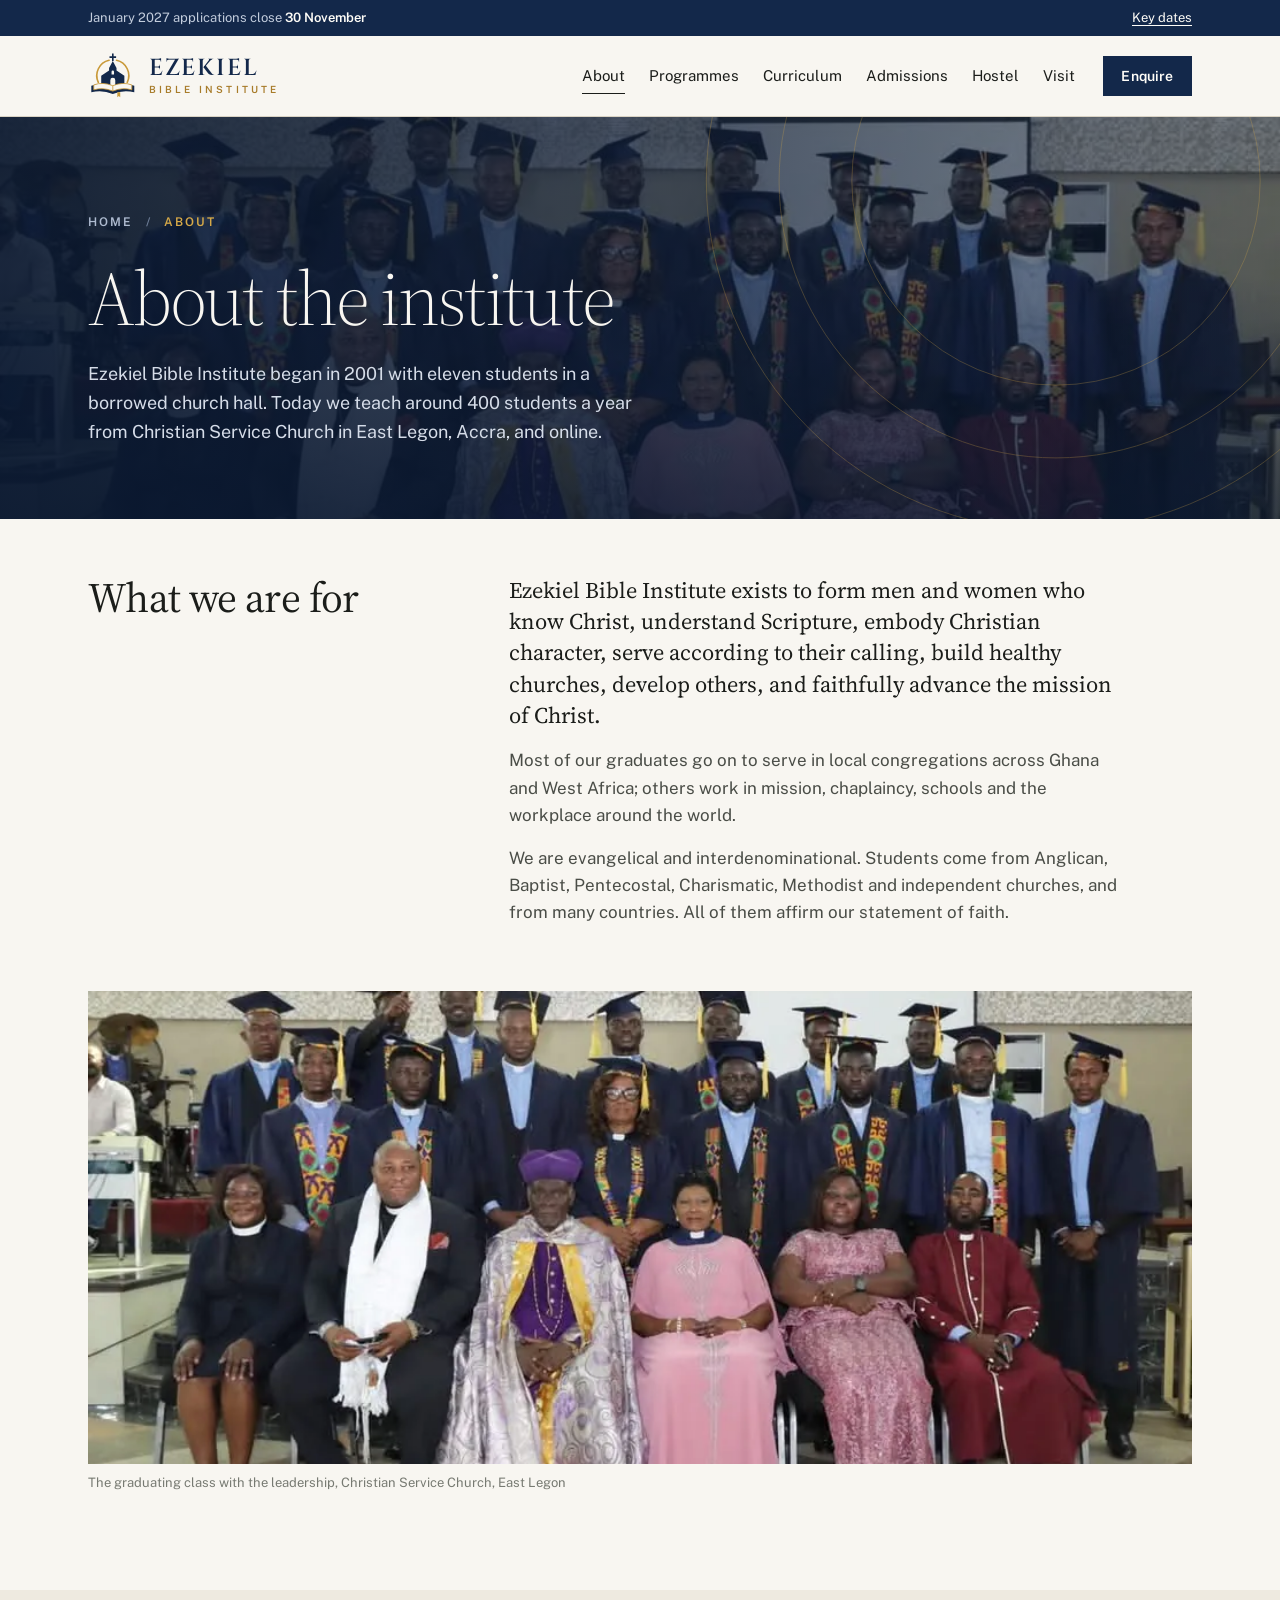
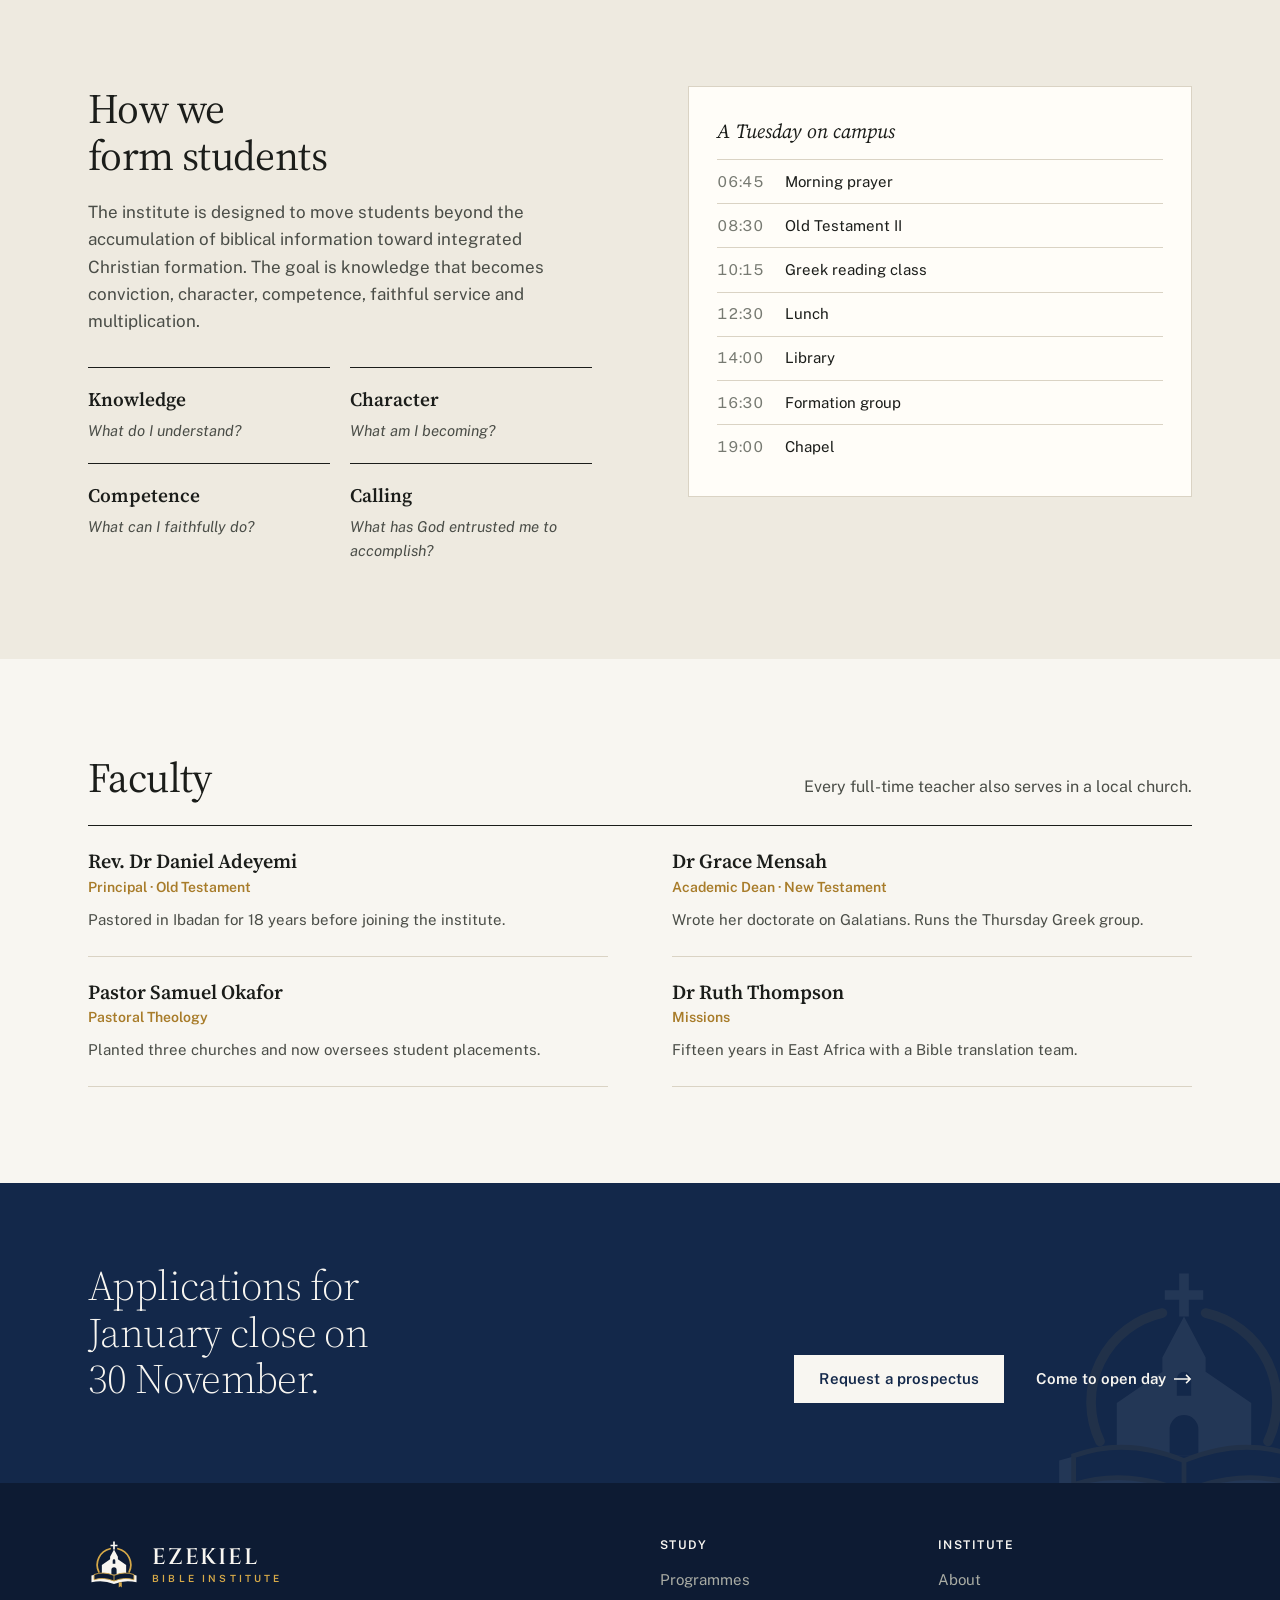
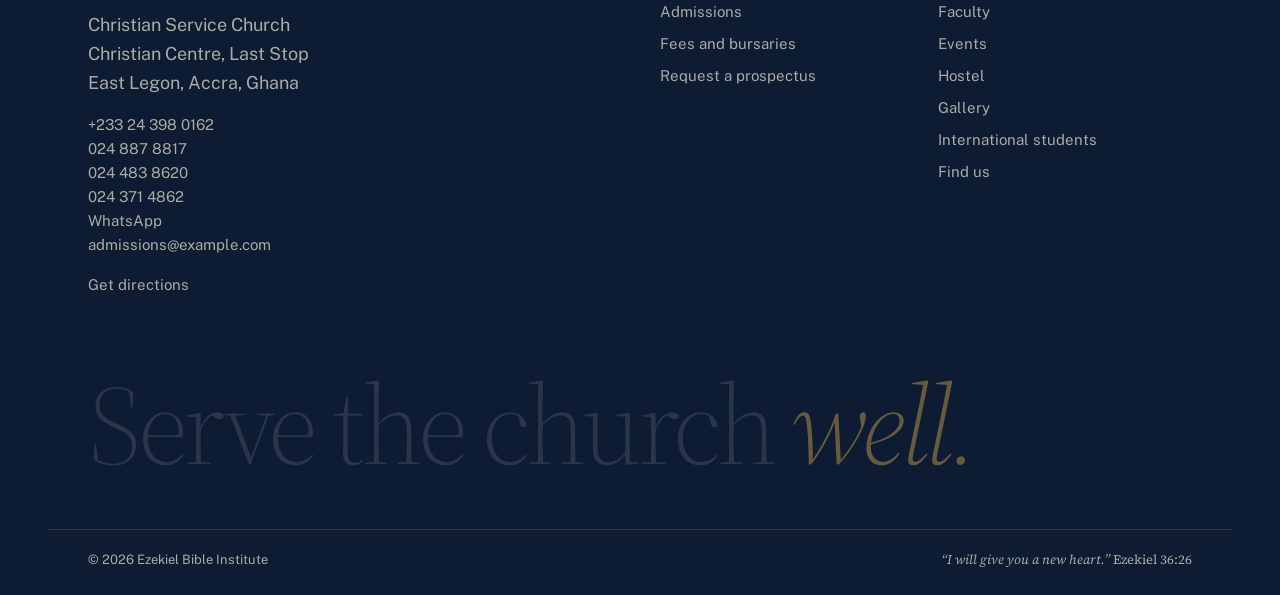
<file: about.html>
<!doctype html>
<html lang="en-GH">
<head>
  <meta charset="utf-8">
  <meta name="viewport" content="width=device-width, initial-scale=1, viewport-fit=cover">
  <title>About | Ezekiel Bible Institute, Accra</title>
  <meta name="description" content="About Ezekiel Bible Institute: an evangelical, interdenominational Bible school training pastors and church leaders at Christian Service Church, East Legon, Accra, since 2001.">
  <meta name="robots" content="index, follow, max-image-preview:large, max-snippet:-1">
  <link rel="canonical" href="https://ezekiel-bible-school.vercel.app/about">
  <meta name="geo.region" content="GH-AA">
  <meta name="geo.placename" content="East Legon, Accra">
  <meta name="theme-color" content="#fbf9f4">
  <meta property="og:title" content="About | Ezekiel Bible Institute, Accra">
  <meta property="og:description" content="About Ezekiel Bible Institute: an evangelical, interdenominational Bible school training pastors and church leaders at Christian Service Church, East Legon, Accra, since 2001.">
  <meta property="og:type" content="website">
  <meta property="og:locale" content="en_GH">
  <meta property="og:site_name" content="Ezekiel Bible Institute">
  <meta property="og:url" content="https://ezekiel-bible-school.vercel.app/about">
  <meta property="og:image" content="https://ezekiel-bible-school.vercel.app/og-image.jpg">
  <meta property="og:image:width" content="1200">
  <meta property="og:image:height" content="630">
  <meta property="og:image:alt" content="Ezekiel Bible Institute: Study Scripture closely. Serve the church well.">
  <meta name="twitter:card" content="summary_large_image">
  <meta name="twitter:image" content="https://ezekiel-bible-school.vercel.app/og-image.jpg">
  <link rel="icon" href="/favicon.ico" sizes="48x48">
  <link rel="icon" href="/favicon.svg" type="image/svg+xml">
  <link rel="apple-touch-icon" href="/apple-touch-icon.png">
  <link rel="manifest" href="/site.webmanifest">
  <link rel="alternate" type="text/plain" href="/llms.txt" title="Plain-text summary for AI assistants">
  <link rel="preconnect" href="https://fonts.googleapis.com">
  <link rel="preconnect" href="https://fonts.gstatic.com" crossorigin>
  <link rel="stylesheet" href="https://fonts.googleapis.com/css2?family=Source+Serif+4:ital,opsz,wght@0,8..60,300;0,8..60,400;0,8..60,600;1,8..60,300;1,8..60,400&family=Cinzel:wght@500;600&family=Public+Sans:wght@400;500;600&display=swap">
  <link rel="stylesheet" href="/styles.css">
  <script src="/main.js" defer></script>
  <script type="application/ld+json">{"@context":"https://schema.org","@type":"BreadcrumbList","itemListElement":[{"@type":"ListItem","position":1,"name":"Home","item":"https://ezekiel-bible-school.vercel.app/"},{"@type":"ListItem","position":2,"name":"About","item":"https://ezekiel-bible-school.vercel.app/about"}]}</script>
  <script type="application/ld+json">{"@context":"https://schema.org","@type":["CollegeOrUniversity","EducationalOrganization"],"@id":"https://ezekiel-bible-school.vercel.app/#org","name":"Ezekiel Bible Institute","alternateName":["EBI","Ezekiel Bible School"],"url":"https://ezekiel-bible-school.vercel.app/","logo":"https://ezekiel-bible-school.vercel.app/icon-512.png","image":"https://ezekiel-bible-school.vercel.app/og-image.jpg","description":"Ezekiel Bible Institute is an evangelical, interdenominational Bible school in East Legon, Accra, Ghana. It offers six levels of study in Bible, theology and ministry, from a Certificate in Christian Foundations to a PhD, with hostel accommodation. Ghanaian and international students are welcome.","slogan":"Study Scripture closely. Serve the church well.","disambiguatingDescription":"Ezekiel Bible Institute exists to form men and women who know Christ, understand Scripture, embody Christian character, serve according to their calling, build healthy churches, develop others, and faithfully advance the mission of Christ.","foundingDate":"2001","address":{"@type":"PostalAddress","streetAddress":"Christian Service Church, Christian Centre, Last Stop","addressLocality":"East Legon, Accra","addressRegion":"Greater Accra","addressCountry":"GH"},"hasMap":"https://www.google.com/maps/search/?api=1&query=Christian%20Service%20Church%2C%20Christian%20Centre%2C%20Last%20Stop%2C%20East%20Legon%2C%20Accra%2C%20Ghana","telephone":["+233 24 398 0162","+233248878817","+233244838620","+233243714862"],"email":"admissions@example.com","contactPoint":[{"@type":"ContactPoint","contactType":"admissions","telephone":"+233 24 398 0162","availableLanguage":["English"],"areaServed":["GH","Worldwide"]}],"knowsLanguage":"en","areaServed":[{"@type":"Country","name":"Ghana"},{"@type":"Place","name":"West Africa"},{"@type":"Place","name":"Worldwide (online)"}],"amenityFeature":[{"@type":"LocationFeatureSpecification","name":"Student hostel","value":true},{"@type":"LocationFeatureSpecification","name":"Library","value":true},{"@type":"LocationFeatureSpecification","name":"Wi-Fi","value":true}],"openingHoursSpecification":[{"@type":"OpeningHoursSpecification","dayOfWeek":["Monday","Tuesday","Wednesday","Thursday","Friday"],"opens":"08:00","closes":"16:30"}]}</script>
</head>
<body>
  <svg width="0" height="0" style="position:absolute" aria-hidden="true">
    <symbol id="mark" viewBox="0 0 120 120">
      <path d="M25 76A38 38 0 0 1 51 22.5M95 76A38 38 0 0 0 69 22.5" fill="none" stroke="var(--mark-gold)" stroke-width="4" stroke-linecap="round"/>
      <path d="M58 6h4v7h6v4h-6v7h-4v-7h-6v-4h6Z" fill="var(--mark-fg)"/>
      <path d="M60 24 69 41v6l19 13v22H32V60l19-13v-6Z" fill="var(--mark-fg)"/>
      <path d="M57 50a3 3 0 0 1 6 0v7h-6ZM54 82V71a6 6 0 0 1 12 0v11Z" fill="var(--mark-bg)"/>
      <path d="M8 84q26-8 52 2 26-10 52-2v16q-26-7-52 4-26-11-52-4Z" fill="var(--mark-fg)"/>
      <path d="M14 82q22-8 46 2 24-10 46-2v12q-22-7-46 3-24-10-46-3Z" fill="var(--mark-bg)" stroke="var(--mark-gold)" stroke-width="2"/>
      <path d="M60 84v13" stroke="var(--mark-gold)" stroke-width="2"/>
      <path d="M71 100h7v12l-3.5-3-3.5 3Z" fill="var(--mark-gold)"/>
    </symbol>
  </svg>

  <a class="skip" href="#main">Skip to content</a>

  <div class="notice">
    <div class="wrap notice__inner">
      <p><span class="notice__long">January 2027 applications close</span><span class="notice__short">Applications close</span> <strong>30 November</strong></p>
      <a href="/admissions">Key dates</a>
    </div>
  </div>

  <header class="header">
    <div class="wrap header__inner">
      <a class="logo" href="/" aria-label="Ezekiel Bible Institute, home">
        <svg class="logo__mark" aria-hidden="true"><use href="#mark"/></svg>
        <span class="logo__word">Ezekiel<span>Bible Institute</span></span>
      </a>

      <nav class="nav" aria-label="Primary">
        <a href="/about" aria-current="page">About</a>
        <a href="/programmes">Programmes</a>
        <a href="/curriculum">Curriculum</a>
        <a href="/admissions">Admissions</a>
        <a href="/hostel">Hostel</a>
        <a href="/visit">Visit</a>
        <a class="button button--sm" href="/enquire">Enquire</a>
      </nav>

      <button class="burger" type="button" aria-expanded="false" aria-controls="menu">
        <span class="burger__label">Menu</span>
        <span class="burger__icon" aria-hidden="true"><span></span><span></span></span>
      </button>
    </div>
  </header>

  <div class="menu" id="menu">
    <div class="menu__body wrap">
      <nav aria-label="Site">
        <ul class="menu__links">
          <li style="--i: 0"><a href="/">Home</a></li>
          <li style="--i: 1"><a href="/about" aria-current="page">About</a></li>
          <li style="--i: 2"><a href="/programmes">Programmes</a></li>
          <li style="--i: 3"><a href="/curriculum">Curriculum</a></li>
          <li style="--i: 4"><a href="/admissions">Admissions</a></li>
          <li style="--i: 5"><a href="/hostel">Hostel</a></li>
          <li style="--i: 6"><a href="/visit">Visit</a></li>
          <li style="--i: 7"><a href="/gallery">Gallery</a></li>
          <li style="--i: 8"><a href="/enquire">Enquire</a></li>
        </ul>
      </nav>
      <div class="menu__foot">
        <p class="menu__intake">January 2027 intake<br><span>Applications close 30 November</span></p>
        <p class="menu__contact">
          <a href="tel:+233243980162">+233 24 398 0162</a>
          <a href="https://wa.me/233243980162?text=Hello%2C%20I%27d%20like%20to%20know%20more%20about%20Ezekiel%20Bible%20Institute." rel="noopener">Chat on WhatsApp</a>
          <a href="mailto:admissions@example.com">admissions@example.com</a>
        </p>
      </div>
    </div>
  </div>

    <header class="page-head page-head--photo">
      <div class="page-head__photo" style="background-image: url(/img/photos/graduating-class.webp)" aria-hidden="true"></div>
      <svg class="rings" viewBox="0 0 600 600" aria-hidden="true"><circle cx="300" cy="300" r="298"/><circle cx="300" cy="300" r="236"/><circle cx="300" cy="300" r="174"/></svg>
      <div class="wrap">
        <p class="crumb"><a href="/">Home</a> <span aria-hidden="true">/</span> About</p>
        <h1>About the institute</h1>
        <p class="page-head__intro">Ezekiel Bible Institute began in 2001 with eleven students in a borrowed church hall. Today we teach around 400 students a year from Christian Service Church in East Legon, Accra, and online.</p>
      </div>
    </header>

  <main id="main">
    <section class="section section--flush">
      <div class="wrap prose-split">
        <h2>What we are for</h2>
        <div class="prose">
          <p class="prose__lead">Ezekiel Bible Institute exists to form men and women who know Christ, understand Scripture, embody Christian character, serve according to their calling, build healthy churches, develop others, and faithfully advance the mission of Christ.</p>
          <p>Most of our graduates go on to serve in local congregations across Ghana and West Africa; others work in mission, chaplaincy, schools and the workplace around the world.</p>
          <p>We are evangelical and interdenominational. Students come from Anglican, Baptist, Pentecostal, Charismatic, Methodist and independent churches, and from many countries. All of them affirm our statement of faith.</p>
        </div>
      </div>
      <div class="wrap">
        <figure class="photo photo--wide"><a href="/gallery"><img src="/img/photos/graduating-class.webp" alt="The graduating class with the leadership, Christian Service Church, East Legon" loading="lazy" decoding="async"></a><figcaption>The graduating class with the leadership, Christian Service Church, East Legon</figcaption></figure>
      </div>
    </section>

    <section class="section section--tint">
      <div class="wrap feature">
        <div class="feature__text">
          <h2>How we form students</h2>
          <p>The institute is designed to move students beyond the accumulation of biblical information toward integrated Christian formation. The goal is knowledge that becomes conviction, character, competence, faithful service and multiplication.</p>
          <dl class="pillars pillars--four">
            <div><dt>Knowledge</dt><dd>What do I understand?</dd></div>
            <div><dt>Character</dt><dd>What am I becoming?</dd></div>
            <div><dt>Competence</dt><dd>What can I faithfully do?</dd></div>
            <div><dt>Calling</dt><dd>What has God entrusted me to accomplish?</dd></div>
          </dl>
        </div>
        <figure class="timetable">
          <figcaption>A Tuesday on campus</figcaption>
          <ol>
            <li><time>06:45</time> Morning prayer</li>
            <li><time>08:30</time> Old Testament II</li>
            <li><time>10:15</time> Greek reading class</li>
            <li><time>12:30</time> Lunch</li>
            <li><time>14:00</time> Library</li>
            <li><time>16:30</time> Formation group</li>
            <li><time>19:00</time> Chapel</li>
          </ol>
        </figure>
      </div>
    </section>

    <section class="section" id="faculty">
      <div class="wrap">
        <div class="section-head">
          <h2>Faculty</h2>
          <p>Every full-time teacher also serves in a local church.</p>
        </div>
        <ul class="people">
          <li><h3>Rev. Dr Daniel Adeyemi</h3><p class="people__role">Principal · Old Testament</p><p>Pastored in Ibadan for 18 years before joining the institute.</p></li>
          <li><h3>Dr Grace Mensah</h3><p class="people__role">Academic Dean · New Testament</p><p>Wrote her doctorate on Galatians. Runs the Thursday Greek group.</p></li>
          <li><h3>Pastor Samuel Okafor</h3><p class="people__role">Pastoral Theology</p><p>Planted three churches and now oversees student placements.</p></li>
          <li><h3>Dr Ruth Thompson</h3><p class="people__role">Missions</p><p>Fifteen years in East Africa with a Bible translation team.</p></li>
        </ul>
      </div>
    </section>

    <section class="cta">
      <svg class="cta__mark" aria-hidden="true"><use href="#mark"/></svg>
      <svg class="rings" viewBox="0 0 600 600" aria-hidden="true"><circle cx="300" cy="300" r="298"/><circle cx="300" cy="300" r="236"/><circle cx="300" cy="300" r="174"/></svg>
      <div class="wrap cta__inner">
        <h2>Applications for January close on 30 November.</h2>
        <div class="cta__actions">
          <a class="button button--light" href="/enquire">Request a prospectus</a>
          <a class="link-arrow link-arrow--light" href="/visit">Come to open day</a>
        </div>
      </div>
    </section>

  </main>

  <footer class="footer">
    <div class="wrap footer__grid">
      <div class="footer__about">
        <a class="footer__logo" href="/">
          <svg class="logo__mark" aria-hidden="true"><use href="#mark"/></svg>
          <span class="logo__word">Ezekiel<span>Bible Institute</span></span>
        </a>
        <address>Christian Service Church<br>Christian Centre, Last Stop<br>East Legon, Accra, Ghana</address>
        <p><a href="tel:+233243980162">+233 24 398 0162</a><br><a href="tel:+233248878817">024 887 8817</a><br><a href="tel:+233244838620">024 483 8620</a><br><a href="tel:+233243714862">024 371 4862</a><br><a href="https://wa.me/233243980162?text=Hello%2C%20I%27d%20like%20to%20know%20more%20about%20Ezekiel%20Bible%20Institute." rel="noopener">WhatsApp</a><br><a href="mailto:admissions@example.com">admissions@example.com</a></p>
        <p><a href="https://www.google.com/maps/search/?api=1&query=Christian%20Service%20Church%2C%20Christian%20Centre%2C%20Last%20Stop%2C%20East%20Legon%2C%20Accra%2C%20Ghana" rel="noopener">Get directions</a></p>
      </div>
      <nav class="footer__nav" aria-label="Footer">
        <div>
          <h2>Study</h2>
          <ul>
            <li><a href="/programmes">Programmes</a></li>
            <li><a href="/admissions">Admissions</a></li>
            <li><a href="/admissions#fees">Fees and bursaries</a></li>
            <li><a href="/enquire">Request a prospectus</a></li>
          </ul>
        </div>
        <div>
          <h2>Institute</h2>
          <ul>
            <li><a href="/about">About</a></li>
            <li><a href="/about#faculty">Faculty</a></li>
            <li><a href="/visit">Events</a></li>
            <li><a href="/hostel">Hostel</a></li>
            <li><a href="/gallery">Gallery</a></li>
            <li><a href="/admissions#international">International students</a></li>
            <li><a href="/visit#find-us">Find us</a></li>
          </ul>
        </div>
      </nav>
    </div>
    <p class="wrap footer__statement" aria-hidden="true">Serve the church <em>well.</em></p>
    <div class="wrap footer__base">
      <p>&copy; <span data-year>2026</span> Ezekiel Bible Institute</p>
      <p class="footer__verse">“I will give you a new heart.” <span>Ezekiel 36:26</span></p>
    </div>
  </footer>
</body>
</html>
</file>
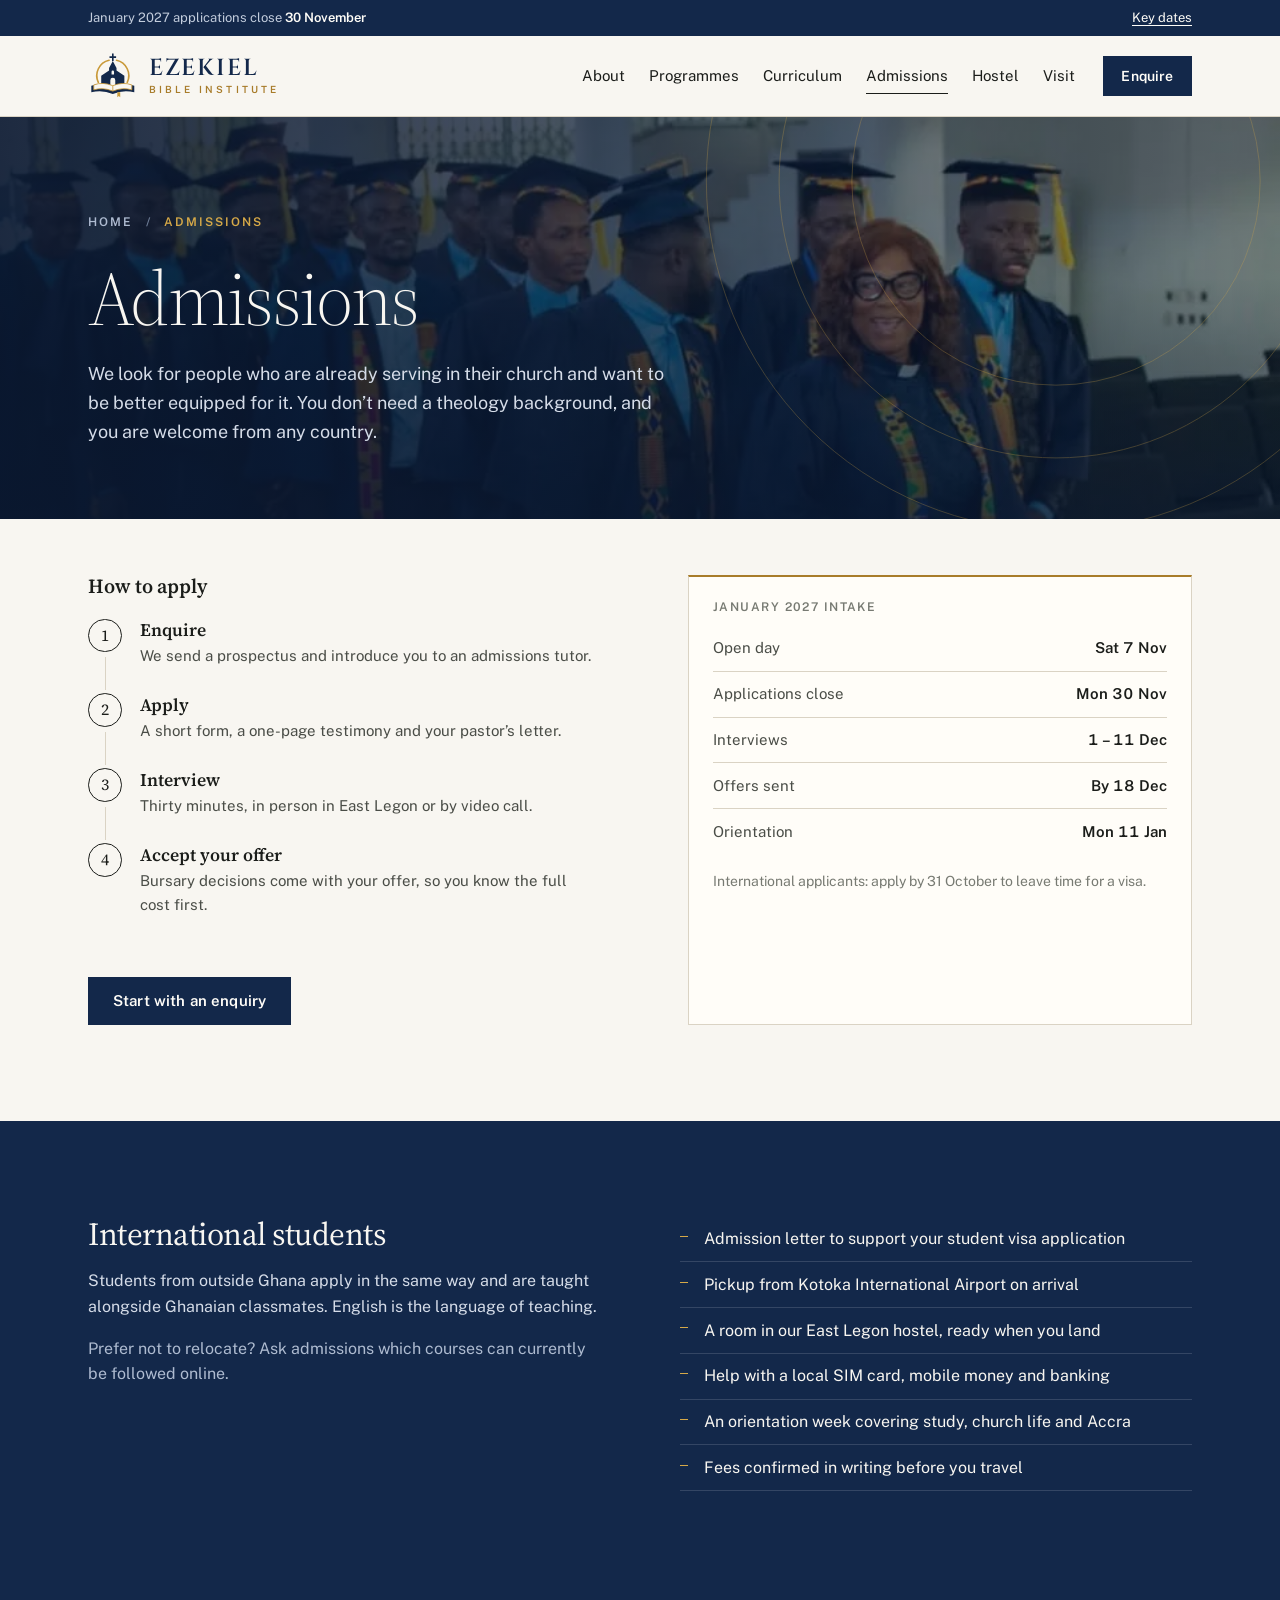
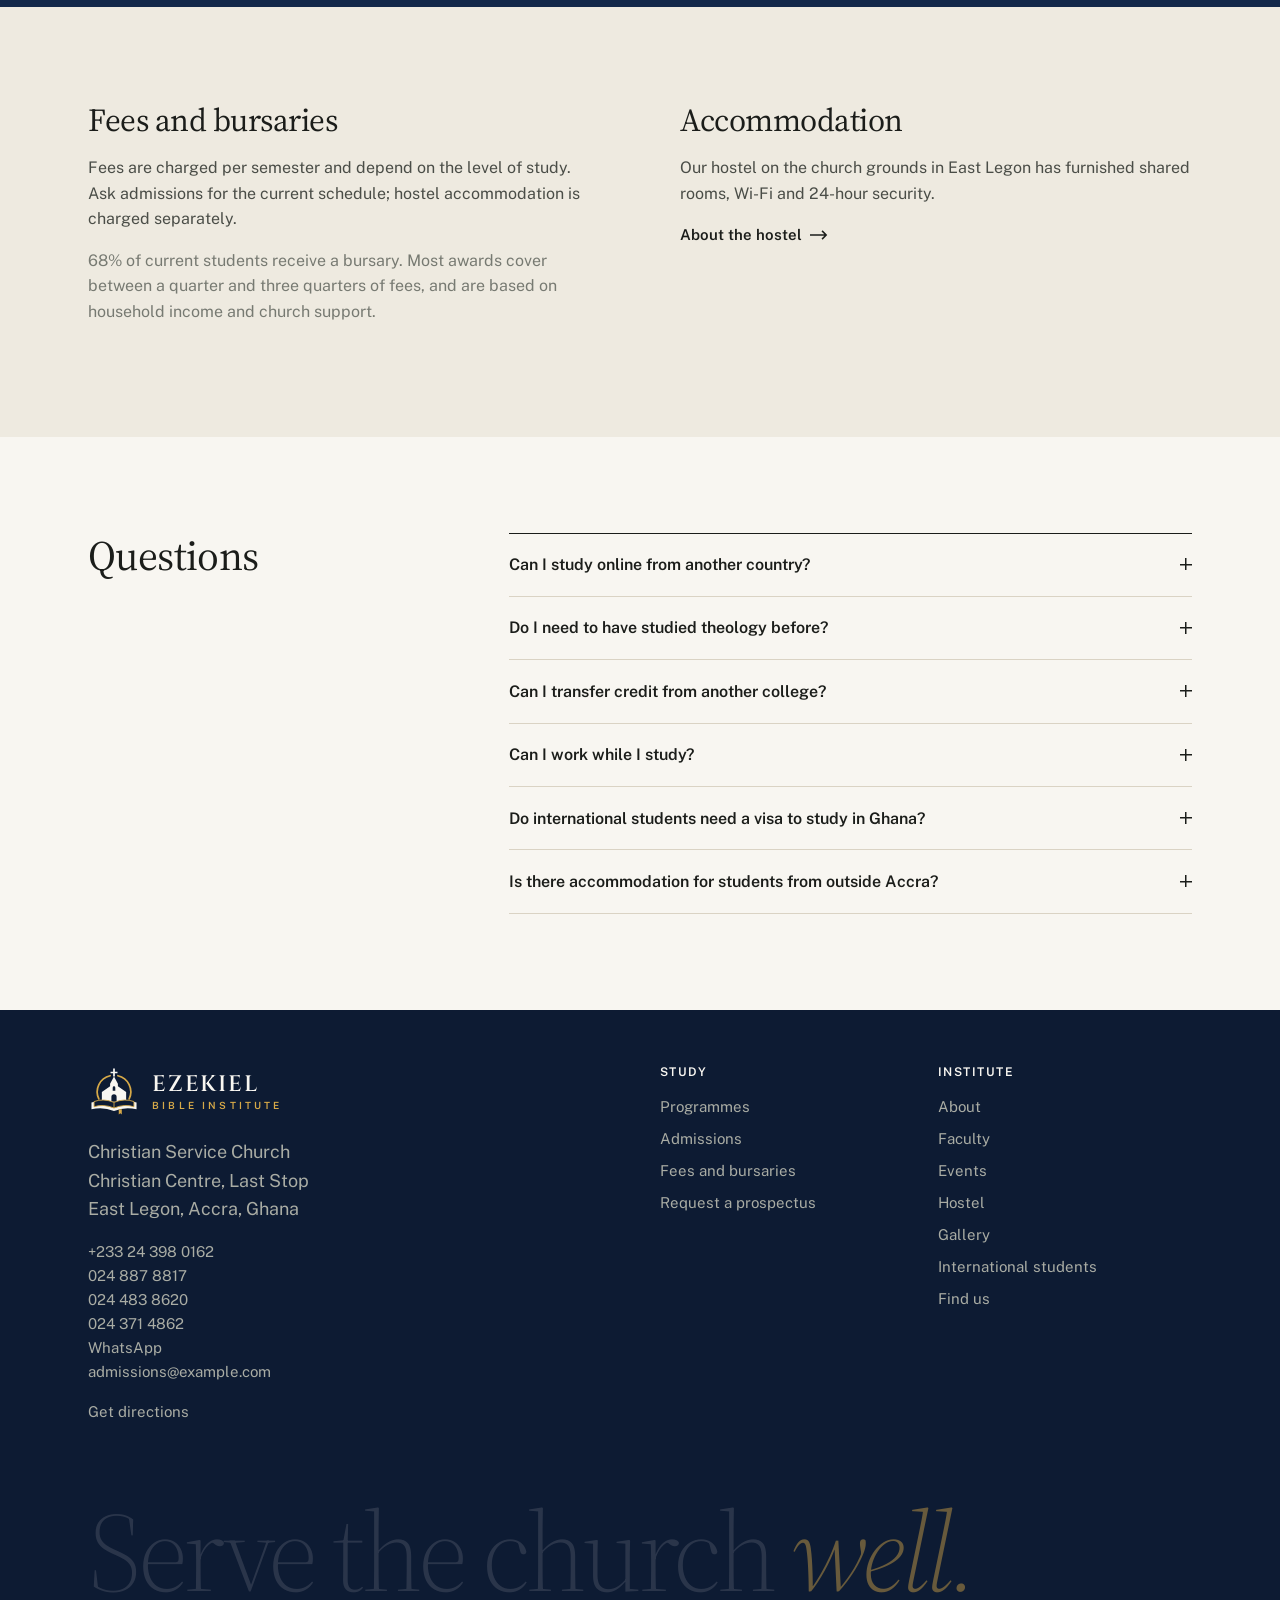
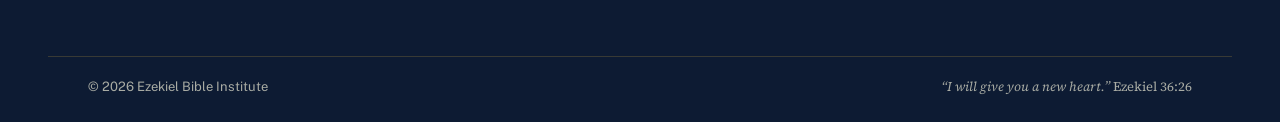
<file: admissions.html>
<!doctype html>
<html lang="en-GH">
<head>
  <meta charset="utf-8">
  <meta name="viewport" content="width=device-width, initial-scale=1, viewport-fit=cover">
  <title>Admissions | Ezekiel Bible Institute, Accra</title>
  <meta name="description" content="How to apply to Ezekiel Bible Institute in Accra, Ghana: key dates, fees, bursaries, hostel accommodation and support for international students.">
  <meta name="robots" content="index, follow, max-image-preview:large, max-snippet:-1">
  <link rel="canonical" href="https://ezekiel-bible-school.vercel.app/admissions">
  <meta name="geo.region" content="GH-AA">
  <meta name="geo.placename" content="East Legon, Accra">
  <meta name="theme-color" content="#fbf9f4">
  <meta property="og:title" content="Admissions | Ezekiel Bible Institute, Accra">
  <meta property="og:description" content="How to apply to Ezekiel Bible Institute in Accra, Ghana: key dates, fees, bursaries, hostel accommodation and support for international students.">
  <meta property="og:type" content="website">
  <meta property="og:locale" content="en_GH">
  <meta property="og:site_name" content="Ezekiel Bible Institute">
  <meta property="og:url" content="https://ezekiel-bible-school.vercel.app/admissions">
  <meta property="og:image" content="https://ezekiel-bible-school.vercel.app/og-image.jpg">
  <meta property="og:image:width" content="1200">
  <meta property="og:image:height" content="630">
  <meta property="og:image:alt" content="Ezekiel Bible Institute: Study Scripture closely. Serve the church well.">
  <meta name="twitter:card" content="summary_large_image">
  <meta name="twitter:image" content="https://ezekiel-bible-school.vercel.app/og-image.jpg">
  <link rel="icon" href="/favicon.ico" sizes="48x48">
  <link rel="icon" href="/favicon.svg" type="image/svg+xml">
  <link rel="apple-touch-icon" href="/apple-touch-icon.png">
  <link rel="manifest" href="/site.webmanifest">
  <link rel="alternate" type="text/plain" href="/llms.txt" title="Plain-text summary for AI assistants">
  <link rel="preconnect" href="https://fonts.googleapis.com">
  <link rel="preconnect" href="https://fonts.gstatic.com" crossorigin>
  <link rel="stylesheet" href="https://fonts.googleapis.com/css2?family=Source+Serif+4:ital,opsz,wght@0,8..60,300;0,8..60,400;0,8..60,600;1,8..60,300;1,8..60,400&family=Cinzel:wght@500;600&family=Public+Sans:wght@400;500;600&display=swap">
  <link rel="stylesheet" href="/styles.css">
  <script src="/main.js" defer></script>
  <script type="application/ld+json">{"@context":"https://schema.org","@type":"BreadcrumbList","itemListElement":[{"@type":"ListItem","position":1,"name":"Home","item":"https://ezekiel-bible-school.vercel.app/"},{"@type":"ListItem","position":2,"name":"Admissions","item":"https://ezekiel-bible-school.vercel.app/admissions"}]}</script>
  <script type="application/ld+json">{"@context":"https://schema.org","@type":"FAQPage","mainEntity":[{"@type":"Question","name":"Can I study online from another country?","acceptedAnswer":{"@type":"Answer","text":"Yes. Lectures are recorded and seminars run at two times each week so most time zones are covered."}},{"@type":"Question","name":"Do I need to have studied theology before?","acceptedAnswer":{"@type":"Answer","text":"No. The certificate and diploma programmes start from the beginning."}},{"@type":"Question","name":"Can I transfer credit from another college?","acceptedAnswer":{"@type":"Answer","text":"Usually, for up to a third of a programme. Send your transcript with your application and the Dean will review it."}},{"@type":"Question","name":"Can I work while I study?","acceptedAnswer":{"@type":"Answer","text":"Many online and part-time students do. Full-time campus study leaves room for around ten hours of work a week."}},{"@type":"Question","name":"Do international students need a visa to study in Ghana?","acceptedAnswer":{"@type":"Answer","text":"Most do. Once you accept your offer we send an admission letter to support your visa application. Check the requirements for your country with the nearest Ghana embassy or high commission."}},{"@type":"Question","name":"Is there accommodation for students from outside Accra?","acceptedAnswer":{"@type":"Answer","text":"Yes. Our hostel in East Legon has furnished shared rooms for Ghanaian and international students. Rooms are allocated in order of acceptance."}}]}</script>
</head>
<body>
  <svg width="0" height="0" style="position:absolute" aria-hidden="true">
    <symbol id="mark" viewBox="0 0 120 120">
      <path d="M25 76A38 38 0 0 1 51 22.5M95 76A38 38 0 0 0 69 22.5" fill="none" stroke="var(--mark-gold)" stroke-width="4" stroke-linecap="round"/>
      <path d="M58 6h4v7h6v4h-6v7h-4v-7h-6v-4h6Z" fill="var(--mark-fg)"/>
      <path d="M60 24 69 41v6l19 13v22H32V60l19-13v-6Z" fill="var(--mark-fg)"/>
      <path d="M57 50a3 3 0 0 1 6 0v7h-6ZM54 82V71a6 6 0 0 1 12 0v11Z" fill="var(--mark-bg)"/>
      <path d="M8 84q26-8 52 2 26-10 52-2v16q-26-7-52 4-26-11-52-4Z" fill="var(--mark-fg)"/>
      <path d="M14 82q22-8 46 2 24-10 46-2v12q-22-7-46 3-24-10-46-3Z" fill="var(--mark-bg)" stroke="var(--mark-gold)" stroke-width="2"/>
      <path d="M60 84v13" stroke="var(--mark-gold)" stroke-width="2"/>
      <path d="M71 100h7v12l-3.5-3-3.5 3Z" fill="var(--mark-gold)"/>
    </symbol>
  </svg>

  <a class="skip" href="#main">Skip to content</a>

  <div class="notice">
    <div class="wrap notice__inner">
      <p><span class="notice__long">January 2027 applications close</span><span class="notice__short">Applications close</span> <strong>30 November</strong></p>
      <a href="/admissions">Key dates</a>
    </div>
  </div>

  <header class="header">
    <div class="wrap header__inner">
      <a class="logo" href="/" aria-label="Ezekiel Bible Institute, home">
        <svg class="logo__mark" aria-hidden="true"><use href="#mark"/></svg>
        <span class="logo__word">Ezekiel<span>Bible Institute</span></span>
      </a>

      <nav class="nav" aria-label="Primary">
        <a href="/about">About</a>
        <a href="/programmes">Programmes</a>
        <a href="/curriculum">Curriculum</a>
        <a href="/admissions" aria-current="page">Admissions</a>
        <a href="/hostel">Hostel</a>
        <a href="/visit">Visit</a>
        <a class="button button--sm" href="/enquire">Enquire</a>
      </nav>

      <button class="burger" type="button" aria-expanded="false" aria-controls="menu">
        <span class="burger__label">Menu</span>
        <span class="burger__icon" aria-hidden="true"><span></span><span></span></span>
      </button>
    </div>
  </header>

  <div class="menu" id="menu">
    <div class="menu__body wrap">
      <nav aria-label="Site">
        <ul class="menu__links">
          <li style="--i: 0"><a href="/">Home</a></li>
          <li style="--i: 1"><a href="/about">About</a></li>
          <li style="--i: 2"><a href="/programmes">Programmes</a></li>
          <li style="--i: 3"><a href="/curriculum">Curriculum</a></li>
          <li style="--i: 4"><a href="/admissions" aria-current="page">Admissions</a></li>
          <li style="--i: 5"><a href="/hostel">Hostel</a></li>
          <li style="--i: 6"><a href="/visit">Visit</a></li>
          <li style="--i: 7"><a href="/gallery">Gallery</a></li>
          <li style="--i: 8"><a href="/enquire">Enquire</a></li>
        </ul>
      </nav>
      <div class="menu__foot">
        <p class="menu__intake">January 2027 intake<br><span>Applications close 30 November</span></p>
        <p class="menu__contact">
          <a href="tel:+233243980162">+233 24 398 0162</a>
          <a href="https://wa.me/233243980162?text=Hello%2C%20I%27d%20like%20to%20know%20more%20about%20Ezekiel%20Bible%20Institute." rel="noopener">Chat on WhatsApp</a>
          <a href="mailto:admissions@example.com">admissions@example.com</a>
        </p>
      </div>
    </div>
  </div>

    <header class="page-head page-head--photo">
      <div class="page-head__photo" style="background-image: url(/img/photos/procession.webp)" aria-hidden="true"></div>
      <svg class="rings" viewBox="0 0 600 600" aria-hidden="true"><circle cx="300" cy="300" r="298"/><circle cx="300" cy="300" r="236"/><circle cx="300" cy="300" r="174"/></svg>
      <div class="wrap">
        <p class="crumb"><a href="/">Home</a> <span aria-hidden="true">/</span> Admissions</p>
        <h1>Admissions</h1>
        <p class="page-head__intro">We look for people who are already serving in their church and want to be better equipped for it. You don’t need a theology background, and you are welcome from any country.</p>
      </div>
    </header>

  <main id="main">
    <section class="section section--flush">
      <div class="wrap feature">
        <div>
          <h2 class="h3">How to apply</h2>
          <ol class="steps">
            <li><h3>Enquire</h3><p>We send a prospectus and introduce you to an admissions tutor.</p></li>
            <li><h3>Apply</h3><p>A short form, a one-page testimony and your pastor’s letter.</p></li>
            <li><h3>Interview</h3><p>Thirty minutes, in person in East Legon or by video call.</p></li>
            <li><h3>Accept your offer</h3><p>Bursary decisions come with your offer, so you know the full cost first.</p></li>
          </ol>
          <a class="button" href="/enquire">Start with an enquiry</a>
        </div>
        <aside class="intake intake--wide" aria-labelledby="dates-title">
          <h2 id="dates-title">January 2027 intake</h2>
          <dl>
            <div><dt>Open day</dt><dd>Sat 7 Nov</dd></div>
            <div><dt>Applications close</dt><dd>Mon 30 Nov</dd></div>
            <div><dt>Interviews</dt><dd>1 – 11 Dec</dd></div>
            <div><dt>Offers sent</dt><dd>By 18 Dec</dd></div>
            <div><dt>Orientation</dt><dd>Mon 11 Jan</dd></div>
          </dl>
          <p>International applicants: apply by 31 October to leave time for a visa.</p>
        </aside>
      </div>
    </section>

    <section class="section section--dark" id="international">
      <div class="wrap columns">
        <div>
          <h2>International students</h2>
          <p>Students from outside Ghana apply in the same way and are taught alongside Ghanaian classmates. English is the language of teaching.</p>
          <p class="muted">Prefer not to relocate? Ask admissions which courses can currently be followed online.</p>
        </div>
        <div>
          <ul class="list list--light">
            <li>Admission letter to support your student visa application</li>
            <li>Pickup from Kotoka International Airport on arrival</li>
            <li>A room in our East Legon hostel, ready when you land</li>
            <li>Help with a local SIM card, mobile money and banking</li>
            <li>An orientation week covering study, church life and Accra</li>
            <li>Fees confirmed in writing before you travel</li>
          </ul>
        </div>
      </div>
    </section>

    <section class="section section--tint" id="fees">
      <div class="wrap columns">
        <div>
          <h2>Fees and bursaries</h2>
          <p>Fees are charged per semester and depend on the level of study. Ask admissions for the current schedule; hostel accommodation is charged separately.</p>
          <p class="muted">68% of current students receive a bursary. Most awards cover between a quarter and three quarters of fees, and are based on household income and church support.</p>
        </div>
        <div>
          <h2>Accommodation</h2>
          <p>Our hostel on the church grounds in East Legon has furnished shared rooms, Wi-Fi and 24-hour security.</p>
          <a class="link-arrow" href="/hostel">About the hostel</a>
        </div>
      </div>
    </section>

    <section class="section">
      <div class="wrap prose-split">
        <h2>Questions</h2>
        <div class="faq">
          <details>
            <summary>Can I study online from another country?</summary>
            <p>Yes. Lectures are recorded and seminars run at two times each week so most time zones are covered.</p>
          </details>
          <details>
            <summary>Do I need to have studied theology before?</summary>
            <p>No. The certificate and diploma programmes start from the beginning.</p>
          </details>
          <details>
            <summary>Can I transfer credit from another college?</summary>
            <p>Usually, for up to a third of a programme. Send your transcript with your application and the Dean will review it.</p>
          </details>
          <details>
            <summary>Can I work while I study?</summary>
            <p>Many online and part-time students do. Full-time campus study leaves room for around ten hours of work a week.</p>
          </details>
          <details>
            <summary>Do international students need a visa to study in Ghana?</summary>
            <p>Most do. Once you accept your offer we send an admission letter to support your visa application. Check the requirements for your country with the nearest Ghana embassy or high commission.</p>
          </details>
          <details>
            <summary>Is there accommodation for students from outside Accra?</summary>
            <p>Yes. Our hostel in East Legon has furnished shared rooms for Ghanaian and international students. Rooms are allocated in order of acceptance.</p>
          </details>
        </div>
      </div>
    </section>
  </main>

  <footer class="footer">
    <div class="wrap footer__grid">
      <div class="footer__about">
        <a class="footer__logo" href="/">
          <svg class="logo__mark" aria-hidden="true"><use href="#mark"/></svg>
          <span class="logo__word">Ezekiel<span>Bible Institute</span></span>
        </a>
        <address>Christian Service Church<br>Christian Centre, Last Stop<br>East Legon, Accra, Ghana</address>
        <p><a href="tel:+233243980162">+233 24 398 0162</a><br><a href="tel:+233248878817">024 887 8817</a><br><a href="tel:+233244838620">024 483 8620</a><br><a href="tel:+233243714862">024 371 4862</a><br><a href="https://wa.me/233243980162?text=Hello%2C%20I%27d%20like%20to%20know%20more%20about%20Ezekiel%20Bible%20Institute." rel="noopener">WhatsApp</a><br><a href="mailto:admissions@example.com">admissions@example.com</a></p>
        <p><a href="https://www.google.com/maps/search/?api=1&query=Christian%20Service%20Church%2C%20Christian%20Centre%2C%20Last%20Stop%2C%20East%20Legon%2C%20Accra%2C%20Ghana" rel="noopener">Get directions</a></p>
      </div>
      <nav class="footer__nav" aria-label="Footer">
        <div>
          <h2>Study</h2>
          <ul>
            <li><a href="/programmes">Programmes</a></li>
            <li><a href="/admissions">Admissions</a></li>
            <li><a href="/admissions#fees">Fees and bursaries</a></li>
            <li><a href="/enquire">Request a prospectus</a></li>
          </ul>
        </div>
        <div>
          <h2>Institute</h2>
          <ul>
            <li><a href="/about">About</a></li>
            <li><a href="/about#faculty">Faculty</a></li>
            <li><a href="/visit">Events</a></li>
            <li><a href="/hostel">Hostel</a></li>
            <li><a href="/gallery">Gallery</a></li>
            <li><a href="/admissions#international">International students</a></li>
            <li><a href="/visit#find-us">Find us</a></li>
          </ul>
        </div>
      </nav>
    </div>
    <p class="wrap footer__statement" aria-hidden="true">Serve the church <em>well.</em></p>
    <div class="wrap footer__base">
      <p>&copy; <span data-year>2026</span> Ezekiel Bible Institute</p>
      <p class="footer__verse">“I will give you a new heart.” <span>Ezekiel 36:26</span></p>
    </div>
  </footer>
</body>
</html>
</file>
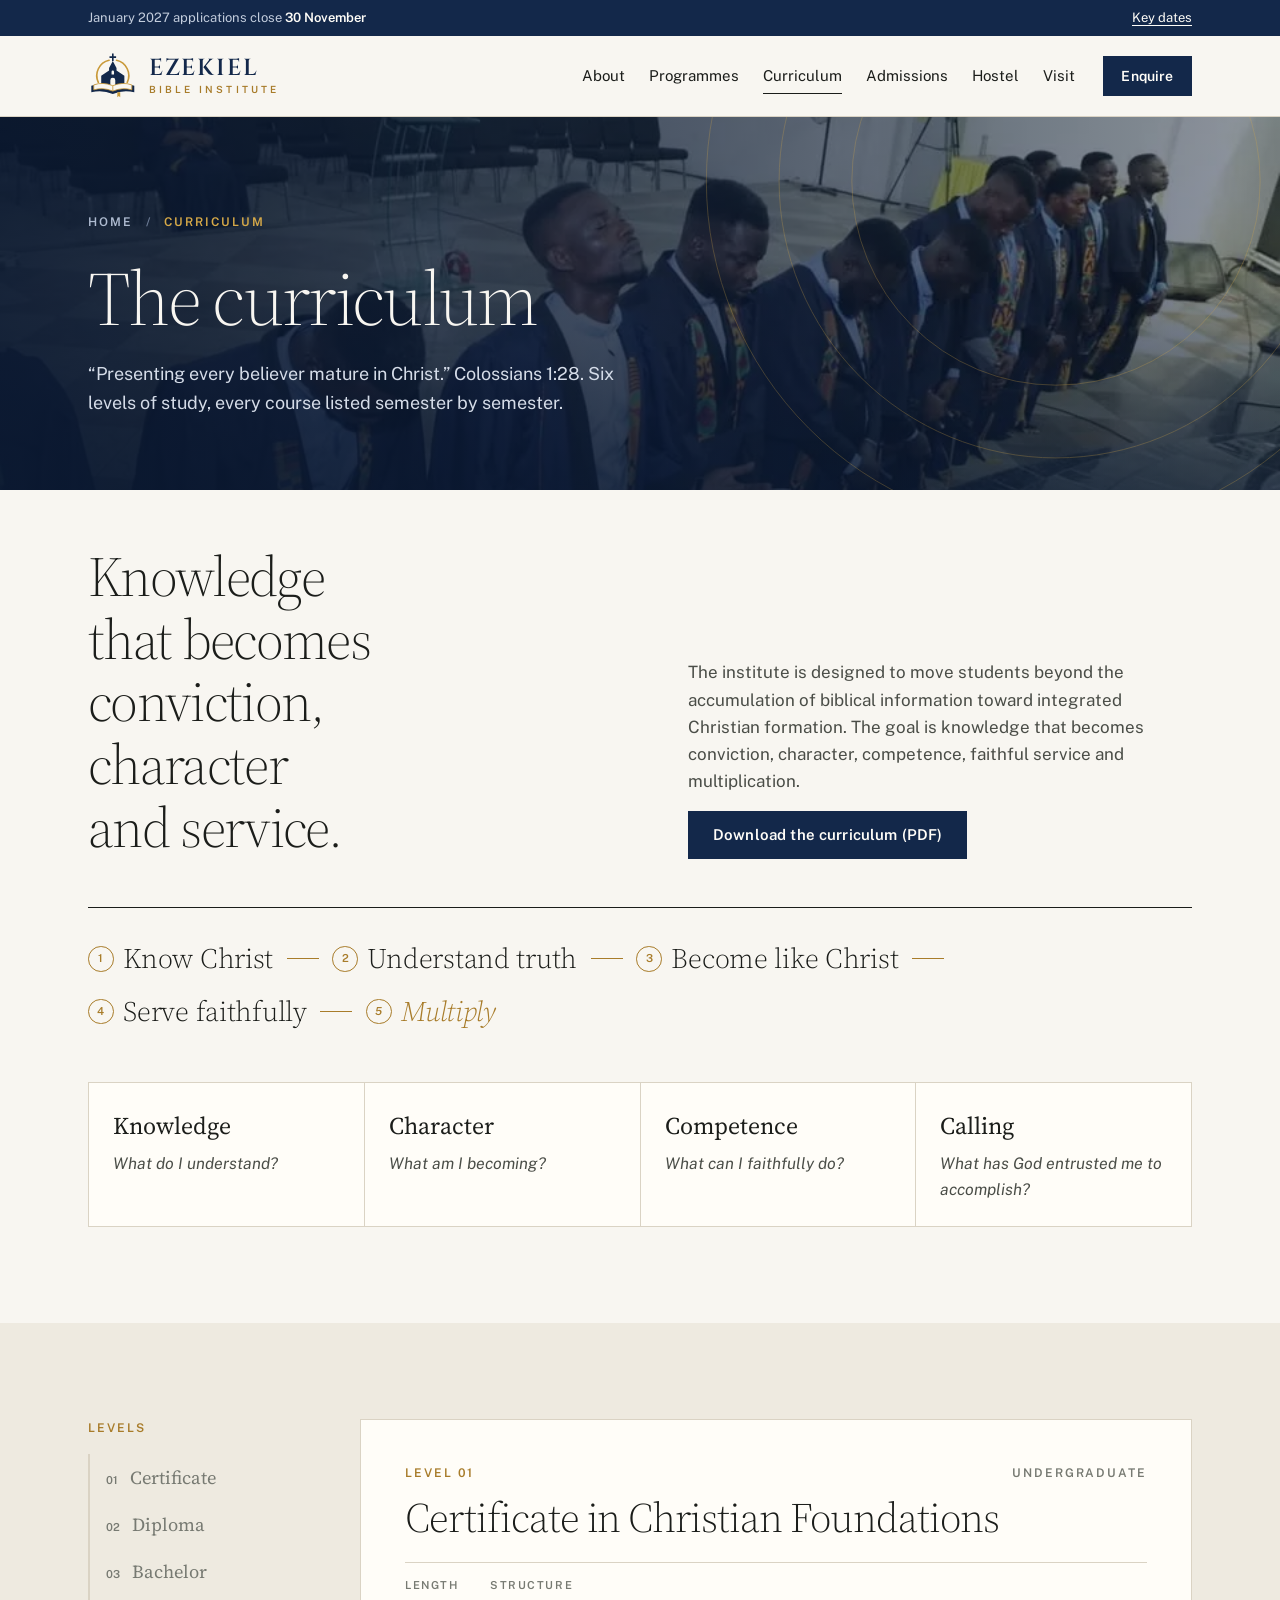
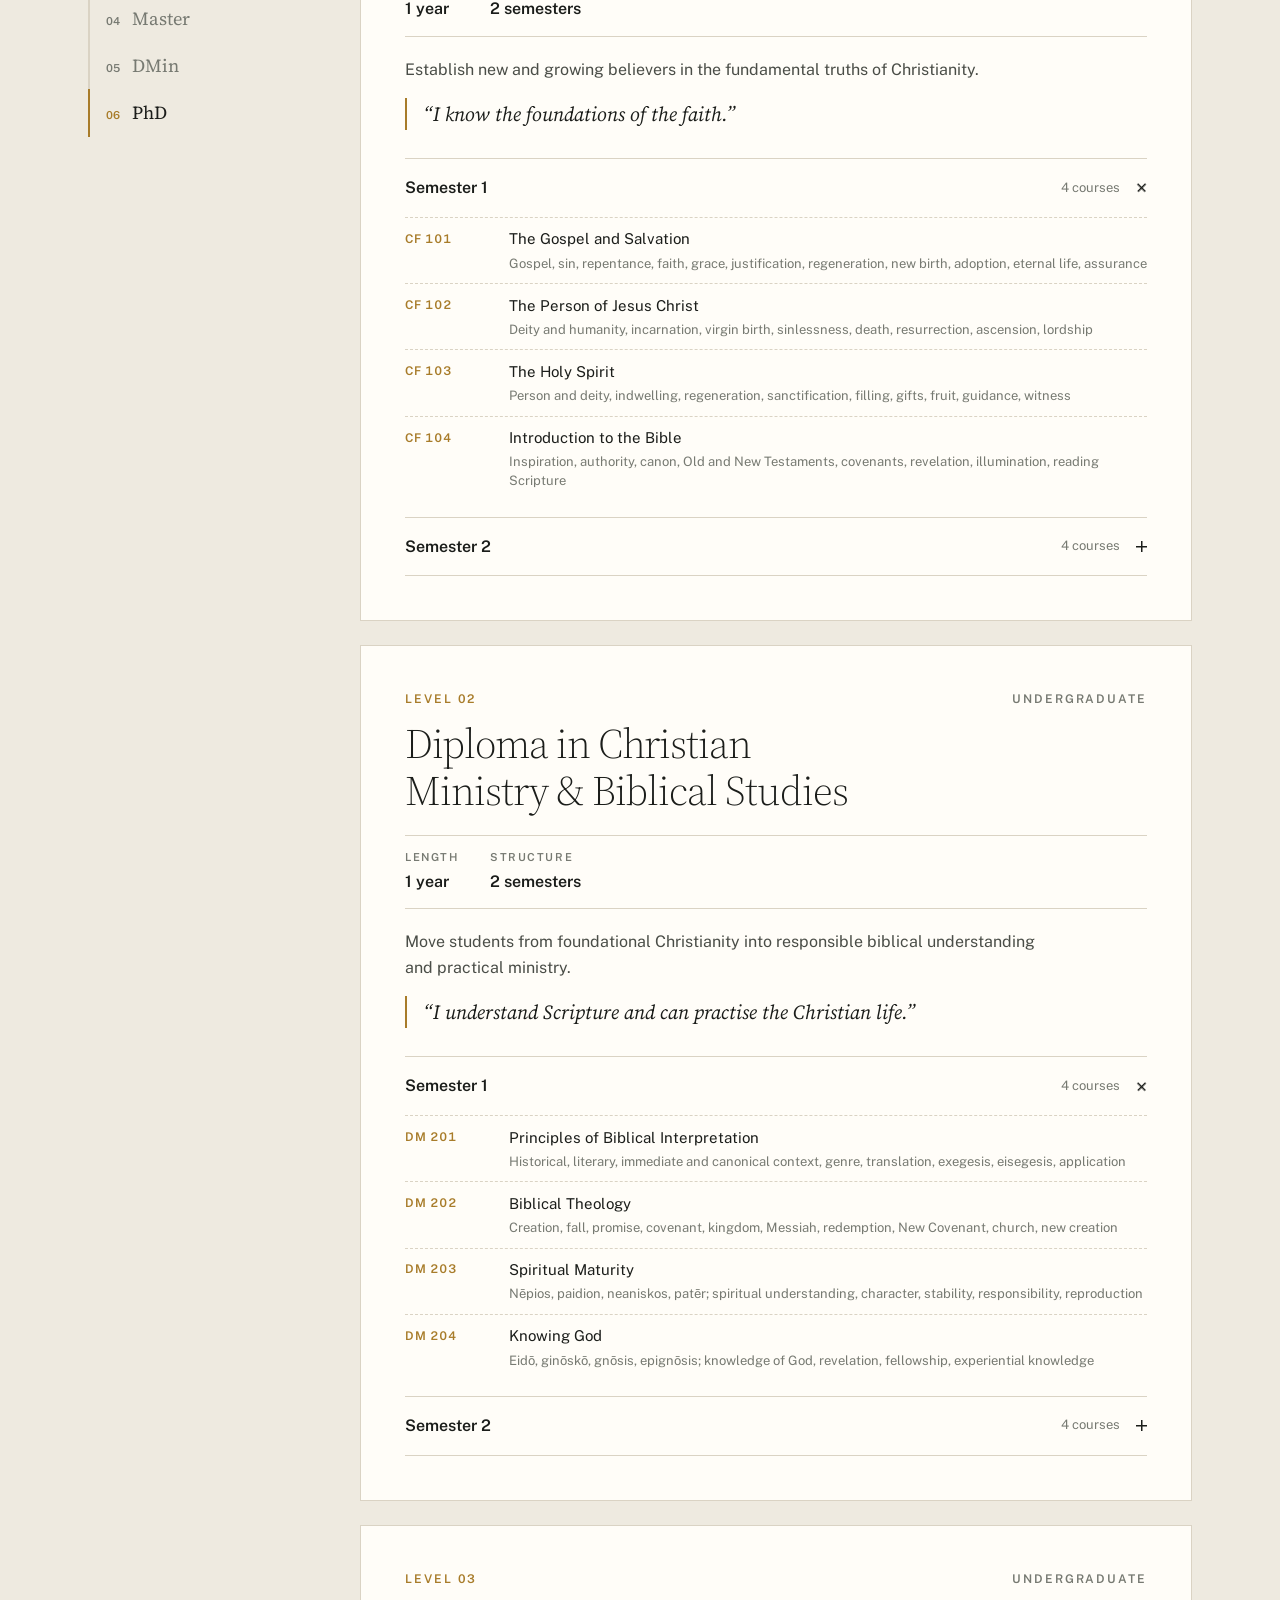
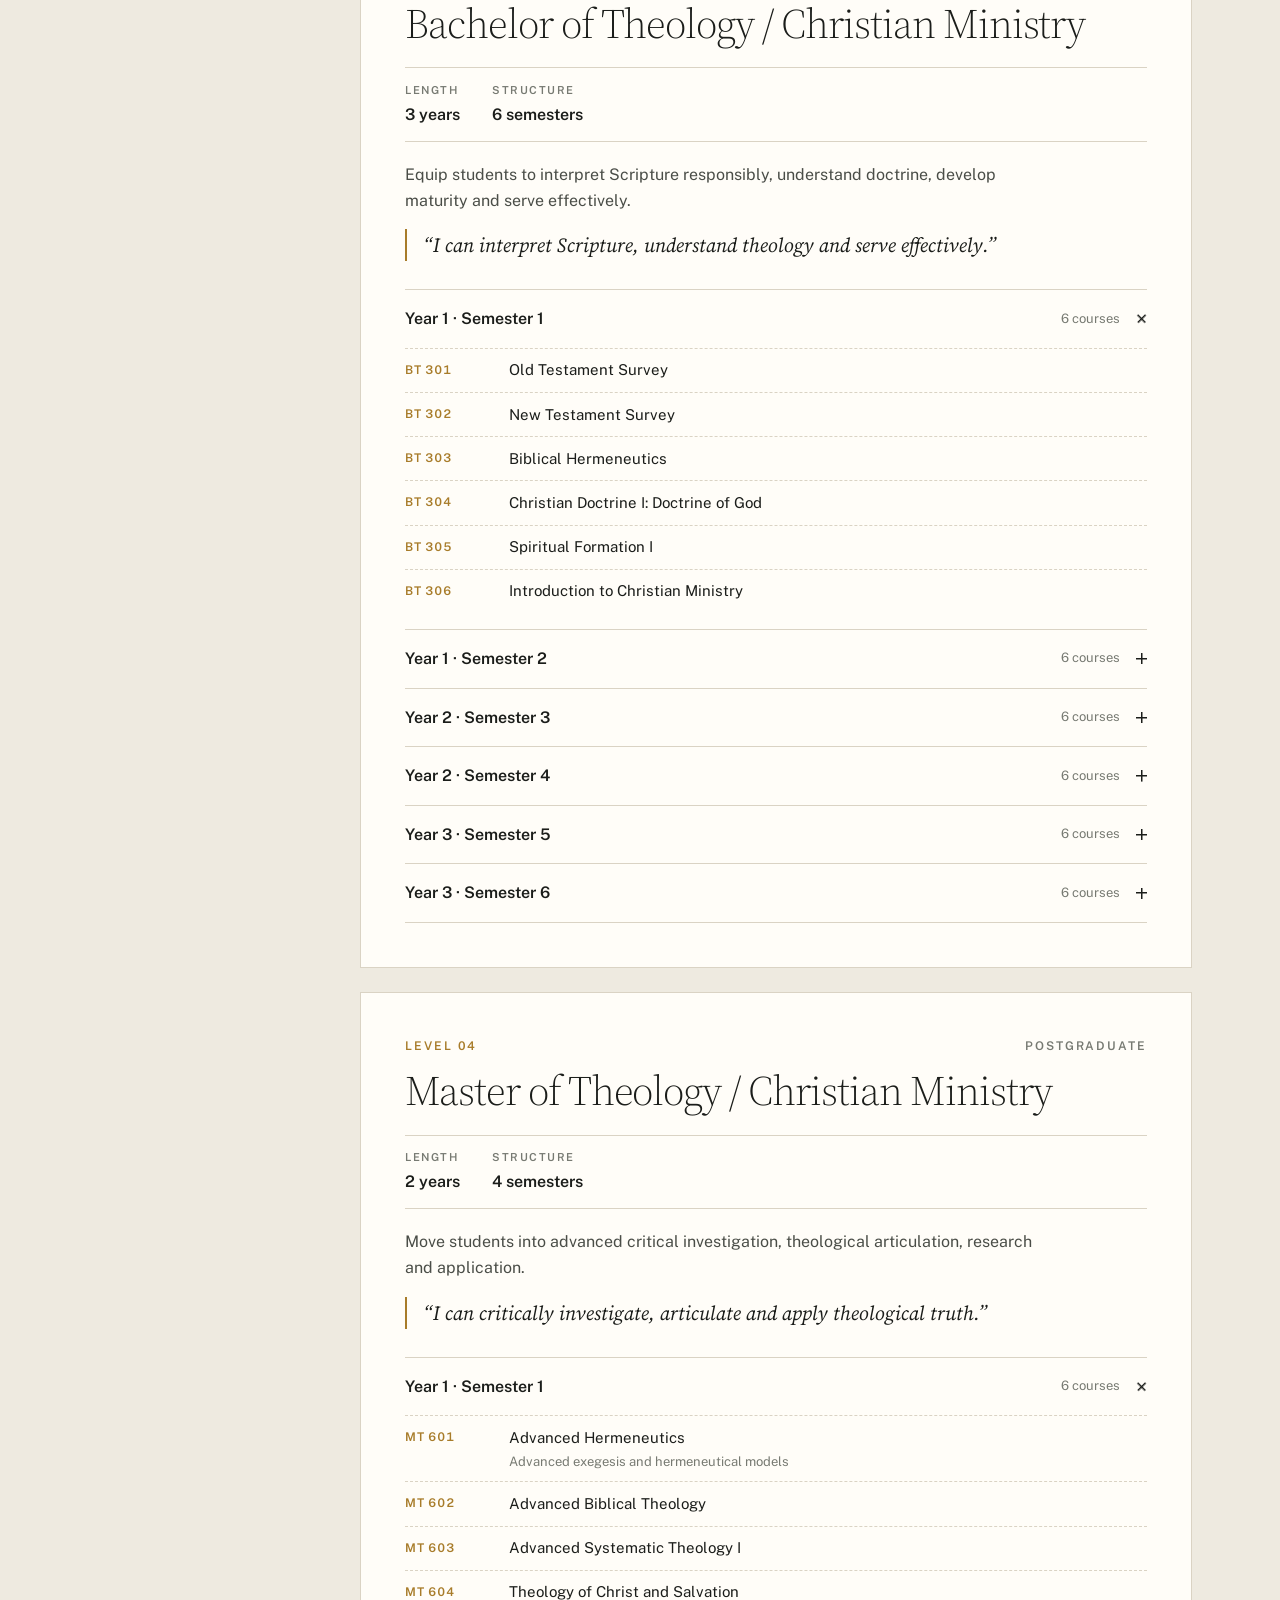
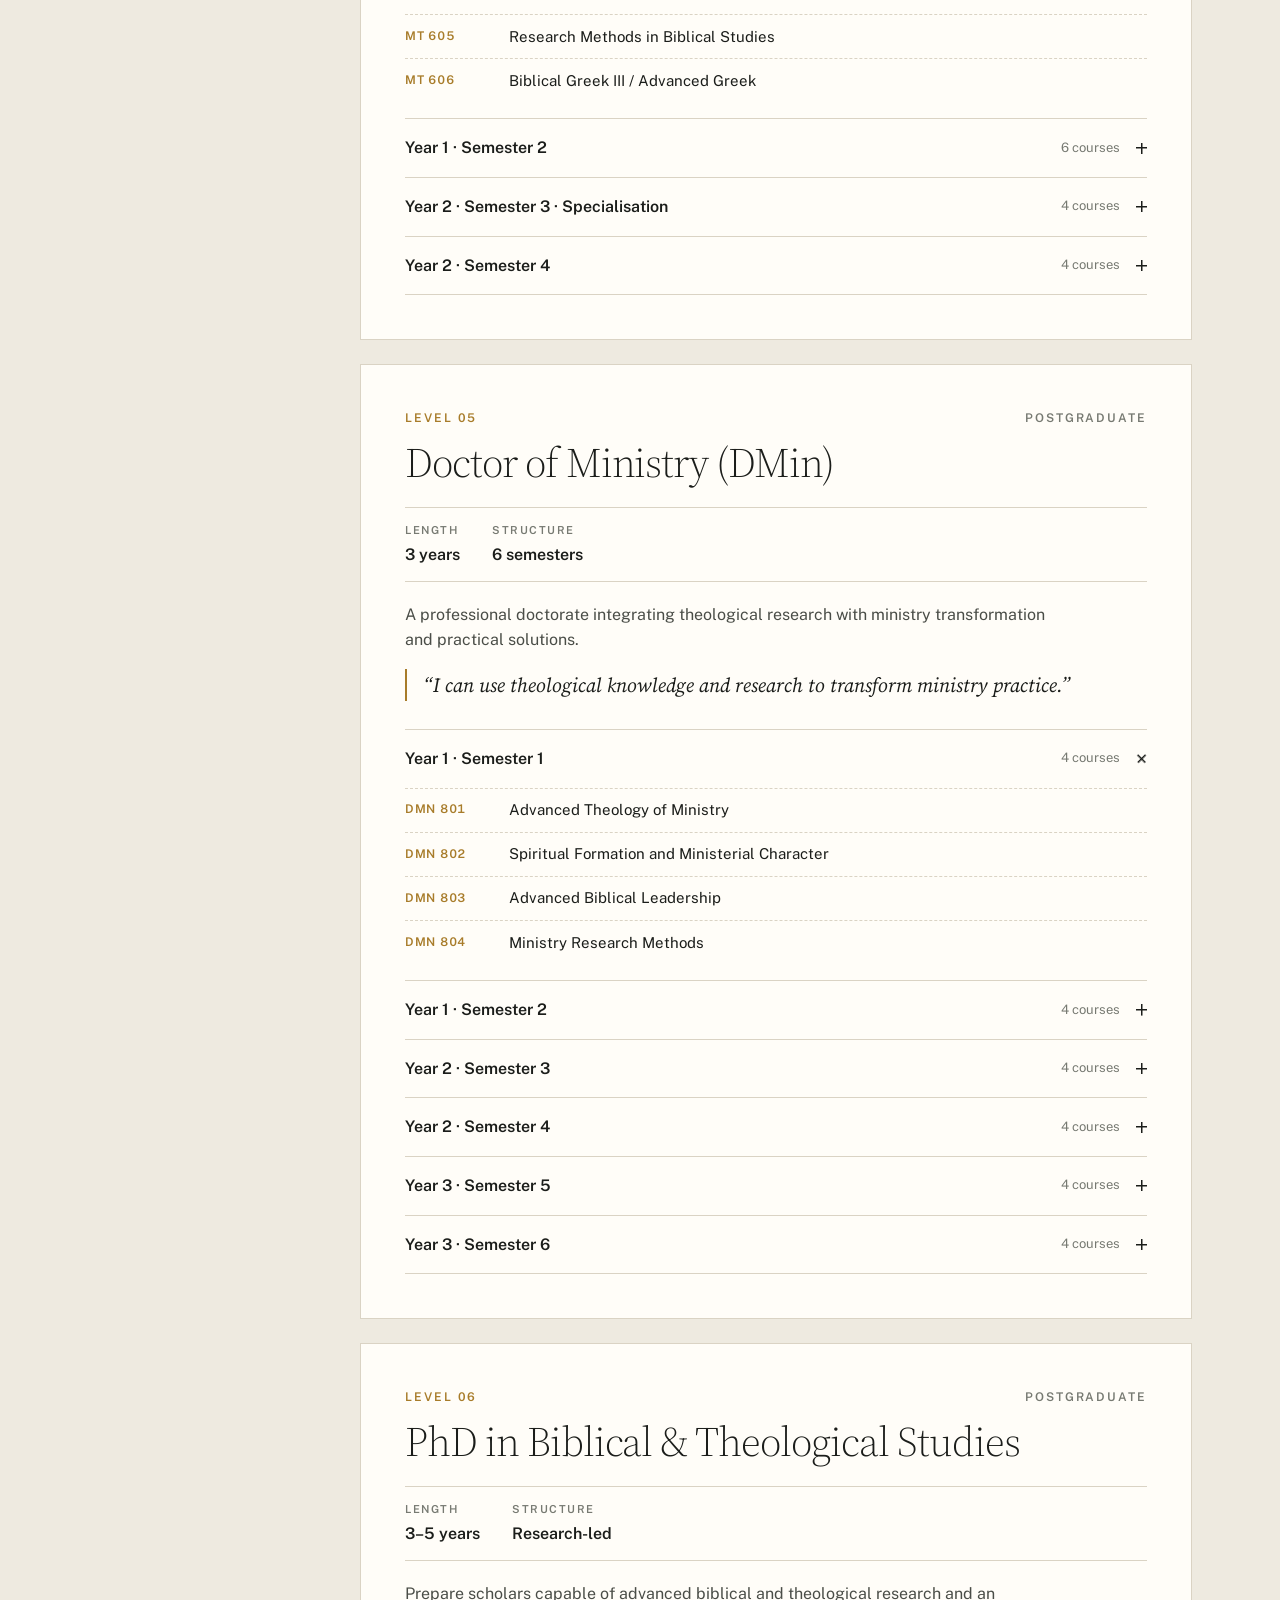
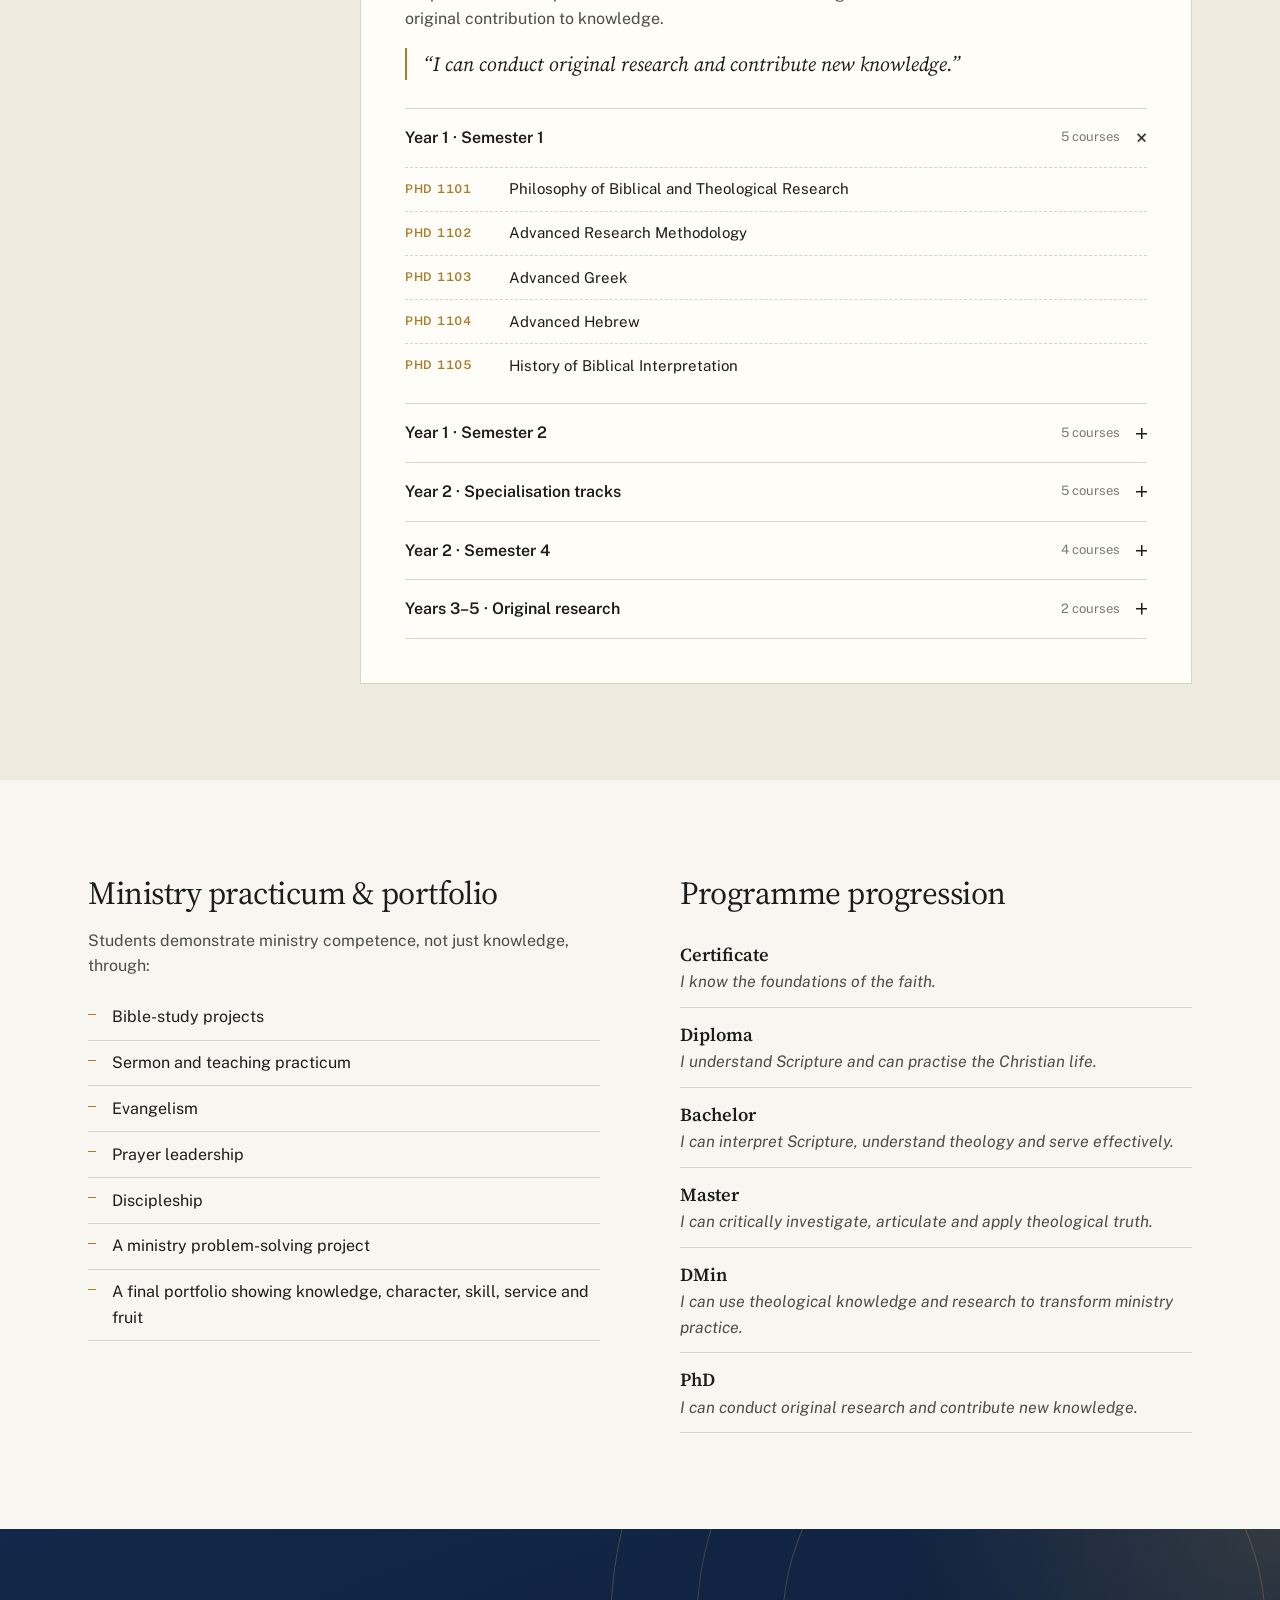
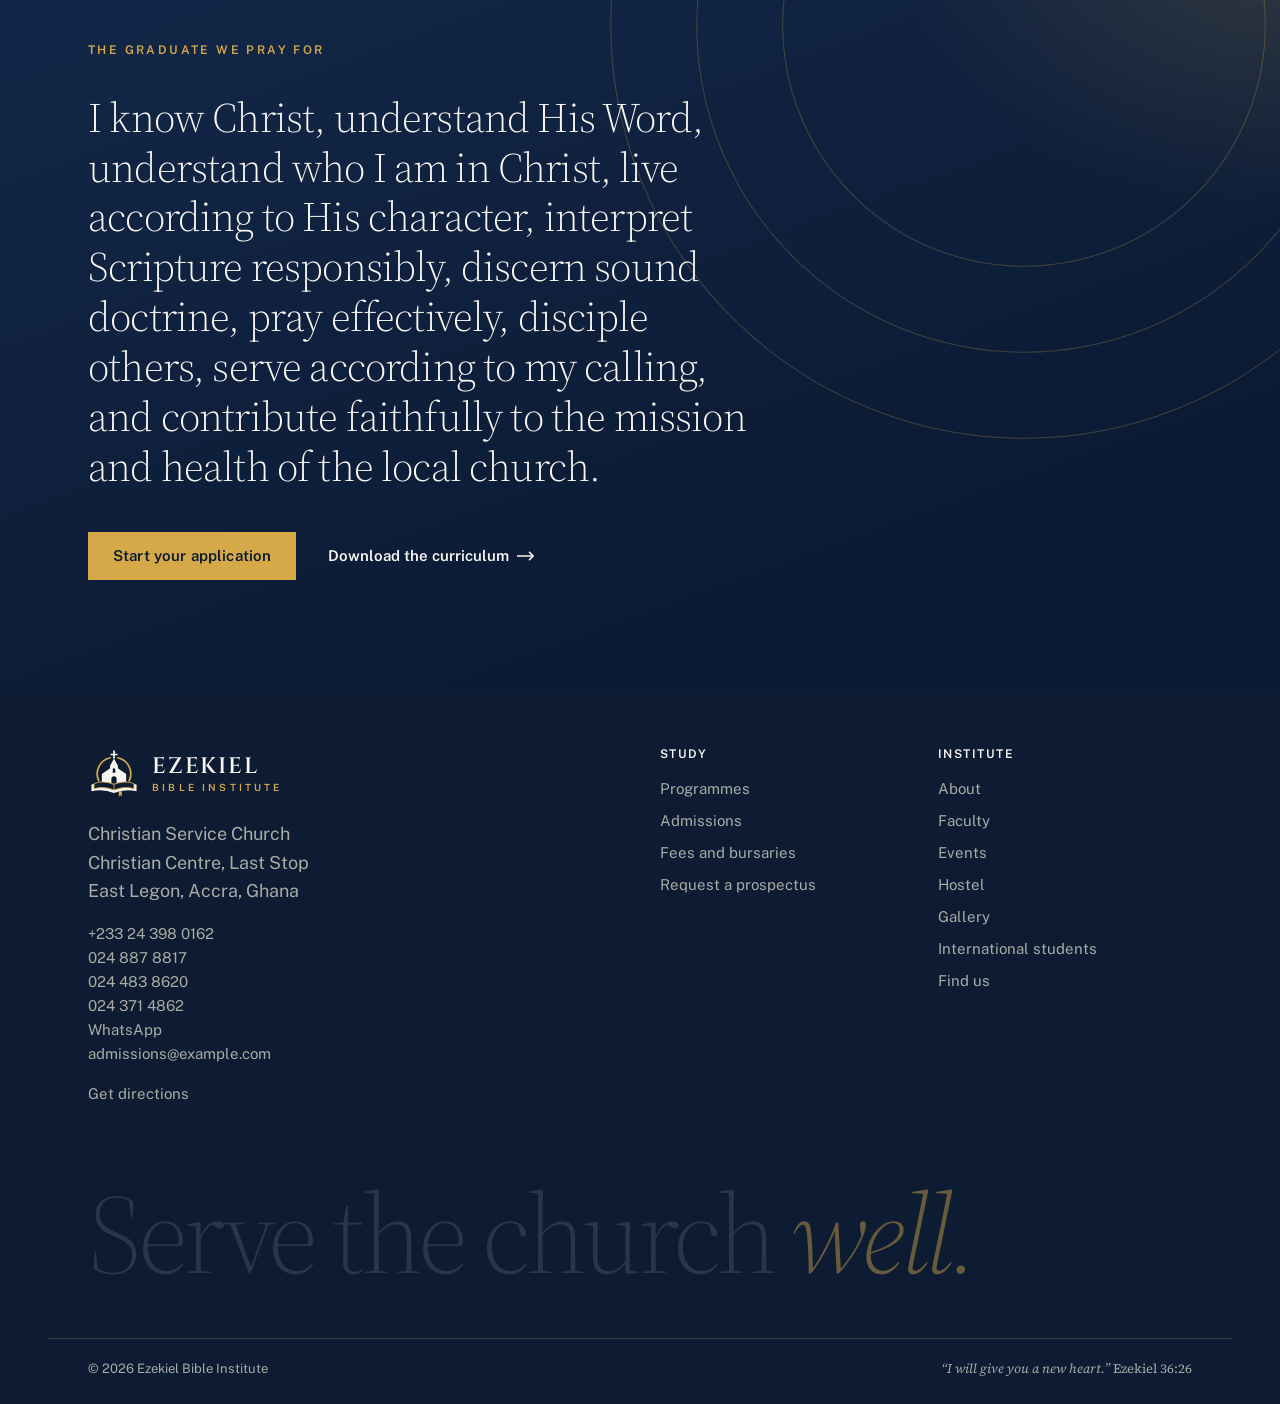
<file: curriculum.html>
<!doctype html>
<html lang="en-GH">
<head>
  <meta charset="utf-8">
  <meta name="viewport" content="width=device-width, initial-scale=1, viewport-fit=cover">
  <title>Curriculum | Ezekiel Bible Institute, Accra</title>
  <meta name="description" content="The Ezekiel Bible Institute curriculum: Certificate in Christian Foundations, Diploma, Bachelor and Master of Theology, Doctor of Ministry and PhD. Every course, semester by semester.">
  <meta name="robots" content="index, follow, max-image-preview:large, max-snippet:-1">
  <link rel="canonical" href="https://ezekiel-bible-school.vercel.app/curriculum">
  <meta name="geo.region" content="GH-AA">
  <meta name="geo.placename" content="East Legon, Accra">
  <meta name="theme-color" content="#fbf9f4">
  <meta property="og:title" content="Curriculum | Ezekiel Bible Institute, Accra">
  <meta property="og:description" content="The Ezekiel Bible Institute curriculum: Certificate in Christian Foundations, Diploma, Bachelor and Master of Theology, Doctor of Ministry and PhD. Every course, semester by semester.">
  <meta property="og:type" content="website">
  <meta property="og:locale" content="en_GH">
  <meta property="og:site_name" content="Ezekiel Bible Institute">
  <meta property="og:url" content="https://ezekiel-bible-school.vercel.app/curriculum">
  <meta property="og:image" content="https://ezekiel-bible-school.vercel.app/og-image.jpg">
  <meta property="og:image:width" content="1200">
  <meta property="og:image:height" content="630">
  <meta property="og:image:alt" content="Ezekiel Bible Institute: Study Scripture closely. Serve the church well.">
  <meta name="twitter:card" content="summary_large_image">
  <meta name="twitter:image" content="https://ezekiel-bible-school.vercel.app/og-image.jpg">
  <link rel="icon" href="/favicon.ico" sizes="48x48">
  <link rel="icon" href="/favicon.svg" type="image/svg+xml">
  <link rel="apple-touch-icon" href="/apple-touch-icon.png">
  <link rel="manifest" href="/site.webmanifest">
  <link rel="alternate" type="text/plain" href="/llms.txt" title="Plain-text summary for AI assistants">
  <link rel="preconnect" href="https://fonts.googleapis.com">
  <link rel="preconnect" href="https://fonts.gstatic.com" crossorigin>
  <link rel="stylesheet" href="https://fonts.googleapis.com/css2?family=Source+Serif+4:ital,opsz,wght@0,8..60,300;0,8..60,400;0,8..60,600;1,8..60,300;1,8..60,400&family=Cinzel:wght@500;600&family=Public+Sans:wght@400;500;600&display=swap">
  <link rel="stylesheet" href="/styles.css">
  <script src="/main.js" defer></script>
  <script type="application/ld+json">{"@context":"https://schema.org","@type":"BreadcrumbList","itemListElement":[{"@type":"ListItem","position":1,"name":"Home","item":"https://ezekiel-bible-school.vercel.app/"},{"@type":"ListItem","position":2,"name":"Curriculum","item":"https://ezekiel-bible-school.vercel.app/curriculum"}]}</script>
  <script type="application/ld+json">{"@context":"https://schema.org","@type":"ItemList","name":"Programmes at Ezekiel Bible Institute","itemListElement":[{"@type":"ListItem","position":1,"item":{"@type":"Course","@id":"https://ezekiel-bible-school.vercel.app/curriculum#certificate","url":"https://ezekiel-bible-school.vercel.app/curriculum#certificate","name":"Certificate in Christian Foundations","description":"Establish new and growing believers in the fundamental truths of Christianity.","educationalLevel":"Undergraduate","timeRequired":"1 year","provider":{"@id":"https://ezekiel-bible-school.vercel.app/#org"},"inLanguage":"en","hasCourseInstance":{"@type":"CourseInstance","courseMode":"Onsite","location":{"@type":"Place","name":"Christian Service Church, Christian Centre, Last Stop, East Legon, Accra, Ghana","address":{"@type":"PostalAddress","streetAddress":"Christian Service Church, Christian Centre, Last Stop","addressLocality":"East Legon, Accra","addressRegion":"Greater Accra","addressCountry":"GH"}}},"syllabusSections":[{"@type":"Syllabus","name":"Semester 1","description":"CF 101 The Gospel and Salvation; CF 102 The Person of Jesus Christ; CF 103 The Holy Spirit; CF 104 Introduction to the Bible"},{"@type":"Syllabus","name":"Semester 2","description":"CF 105 Christian Identity and Sonship; CF 106 The Christian Life; CF 107 Introduction to Spiritual Growth; CF 108 Introduction to Christian Service"}]}},{"@type":"ListItem","position":2,"item":{"@type":"Course","@id":"https://ezekiel-bible-school.vercel.app/curriculum#diploma","url":"https://ezekiel-bible-school.vercel.app/curriculum#diploma","name":"Diploma in Christian Ministry & Biblical Studies","description":"Move students from foundational Christianity into responsible biblical understanding and practical ministry.","educationalLevel":"Undergraduate","timeRequired":"1 year","provider":{"@id":"https://ezekiel-bible-school.vercel.app/#org"},"inLanguage":"en","hasCourseInstance":{"@type":"CourseInstance","courseMode":"Onsite","location":{"@type":"Place","name":"Christian Service Church, Christian Centre, Last Stop, East Legon, Accra, Ghana","address":{"@type":"PostalAddress","streetAddress":"Christian Service Church, Christian Centre, Last Stop","addressLocality":"East Legon, Accra","addressRegion":"Greater Accra","addressCountry":"GH"}}},"syllabusSections":[{"@type":"Syllabus","name":"Semester 1","description":"DM 201 Principles of Biblical Interpretation; DM 202 Biblical Theology; DM 203 Spiritual Maturity; DM 204 Knowing God"},{"@type":"Syllabus","name":"Semester 2","description":"DM 205 Introduction to Christian Doctrine; DM 206 Prayer and Spiritual Life; DM 207 Evangelism and Discipleship; DM 208 Ministry Practicum I"}]}},{"@type":"ListItem","position":3,"item":{"@type":"Course","@id":"https://ezekiel-bible-school.vercel.app/curriculum#bachelor","url":"https://ezekiel-bible-school.vercel.app/curriculum#bachelor","name":"Bachelor of Theology / Christian Ministry","description":"Equip students to interpret Scripture responsibly, understand doctrine, develop maturity and serve effectively.","educationalLevel":"Undergraduate","timeRequired":"3 years","provider":{"@id":"https://ezekiel-bible-school.vercel.app/#org"},"inLanguage":"en","hasCourseInstance":{"@type":"CourseInstance","courseMode":"Onsite","location":{"@type":"Place","name":"Christian Service Church, Christian Centre, Last Stop, East Legon, Accra, Ghana","address":{"@type":"PostalAddress","streetAddress":"Christian Service Church, Christian Centre, Last Stop","addressLocality":"East Legon, Accra","addressRegion":"Greater Accra","addressCountry":"GH"}}},"syllabusSections":[{"@type":"Syllabus","name":"Year 1 · Semester 1","description":"BT 301 Old Testament Survey; BT 302 New Testament Survey; BT 303 Biblical Hermeneutics; BT 304 Christian Doctrine I: Doctrine of God; BT 305 Spiritual Formation I; BT 306 Introduction to Christian Ministry"},{"@type":"Syllabus","name":"Year 1 · Semester 2","description":"BT 307 Pentateuch and Historical Books; BT 308 Gospels and Acts; BT 309 Christian Doctrine II: Christology; BT 310 Christian Doctrine III: Pneumatology; BT 311 Prayer and Intercession; BT 312 Evangelism and Discipleship"},{"@type":"Syllabus","name":"Year 2 · Semester 3","description":"BT 401 Prophets and Wisdom Literature; BT 402 Pauline Epistles; BT 403 General Epistles and Revelation; BT 404 Soteriology; BT 405 Spiritual Growth and Christian Maturity; BT 406 Spiritual Gifts and Calling"},{"@type":"Syllabus","name":"Year 2 · Semester 4","description":"BT 407 Ecclesiology; BT 408 Eschatology; BT 409 Biblical Theology; BT 410 Christian Ethics; BT 411 Christian Leadership; BT 412 Preaching and Bible Teaching I"},{"@type":"Syllabus","name":"Year 3 · Semester 5","description":"BT 501 Christ-Centred Preaching II; BT 502 Pastoral Theology; BT 503 Church Leadership and Governance; BT 504 Church Organisation and Structure; BT 505 Ministry Administration; BT 506 Missions and Church Planting"},{"@type":"Syllabus","name":"Year 3 · Semester 6","description":"BT 507 Biblical Greek I; BT 508 Biblical Greek II; BT 509 Hebrew I; BT 510 Christian Counselling; BT 511 Ministry Ethics; BT 512 Bachelor Ministry Research Project"}]}},{"@type":"ListItem","position":4,"item":{"@type":"Course","@id":"https://ezekiel-bible-school.vercel.app/curriculum#master","url":"https://ezekiel-bible-school.vercel.app/curriculum#master","name":"Master of Theology / Christian Ministry","description":"Move students into advanced critical investigation, theological articulation, research and application.","educationalLevel":"Postgraduate","timeRequired":"2 years","provider":{"@id":"https://ezekiel-bible-school.vercel.app/#org"},"inLanguage":"en","hasCourseInstance":{"@type":"CourseInstance","courseMode":"Onsite","location":{"@type":"Place","name":"Christian Service Church, Christian Centre, Last Stop, East Legon, Accra, Ghana","address":{"@type":"PostalAddress","streetAddress":"Christian Service Church, Christian Centre, Last Stop","addressLocality":"East Legon, Accra","addressRegion":"Greater Accra","addressCountry":"GH"}}},"syllabusSections":[{"@type":"Syllabus","name":"Year 1 · Semester 1","description":"MT 601 Advanced Hermeneutics; MT 602 Advanced Biblical Theology; MT 603 Advanced Systematic Theology I; MT 604 Theology of Christ and Salvation; MT 605 Research Methods in Biblical Studies; MT 606 Biblical Greek III / Advanced Greek"},{"@type":"Syllabus","name":"Year 1 · Semester 2","description":"MT 607 Advanced Systematic Theology II; MT 608 Advanced Pneumatology; MT 609 Advanced Ecclesiology; MT 610 Advanced Eschatology; MT 611 Theology and Christian Ethics; MT 612 Biblical Hebrew II"},{"@type":"Syllabus","name":"Year 2 · Semester 3 · Specialisation","description":"MT 701–704 Biblical Studies; MT 711–714 Theology; MT 721–724 Christian Ministry; MT 731–734 Church Structure & Administration"},{"@type":"Syllabus","name":"Year 2 · Semester 4","description":"MT 741 Advanced Ministry Practicum; MT 742 Research Seminar; MT 743 Master's Thesis; MT 744 Thesis Defence"}]}},{"@type":"ListItem","position":5,"item":{"@type":"Course","@id":"https://ezekiel-bible-school.vercel.app/curriculum#dmin","url":"https://ezekiel-bible-school.vercel.app/curriculum#dmin","name":"Doctor of Ministry (DMin)","description":"A professional doctorate integrating theological research with ministry transformation and practical solutions.","educationalLevel":"Postgraduate","timeRequired":"3 years","provider":{"@id":"https://ezekiel-bible-school.vercel.app/#org"},"inLanguage":"en","hasCourseInstance":{"@type":"CourseInstance","courseMode":"Onsite","location":{"@type":"Place","name":"Christian Service Church, Christian Centre, Last Stop, East Legon, Accra, Ghana","address":{"@type":"PostalAddress","streetAddress":"Christian Service Church, Christian Centre, Last Stop","addressLocality":"East Legon, Accra","addressRegion":"Greater Accra","addressCountry":"GH"}}},"syllabusSections":[{"@type":"Syllabus","name":"Year 1 · Semester 1","description":"DMN 801 Advanced Theology of Ministry; DMN 802 Spiritual Formation and Ministerial Character; DMN 803 Advanced Biblical Leadership; DMN 804 Ministry Research Methods"},{"@type":"Syllabus","name":"Year 1 · Semester 2","description":"DMN 805 Church Health and Development; DMN 806 Strategic Ministry Leadership; DMN 807 Organisational Systems in the Church; DMN 808 Ministry Evaluation"},{"@type":"Syllabus","name":"Year 2 · Semester 3","description":"DMN 901 Advanced Discipleship Systems; DMN 902 Church Growth and Church Health; DMN 903 Leadership Development and Succession; DMN 904 Ministry Innovation"},{"@type":"Syllabus","name":"Year 2 · Semester 4","description":"DMN 905 Advanced Pastoral Theology; DMN 906 Spiritual Formation Systems; DMN 907 Missions and Community Transformation; DMN 908 Ministry Case Studies"},{"@type":"Syllabus","name":"Year 3 · Semester 5","description":"DMN 1001 Doctoral Research Seminar; DMN 1002 Ministry Project Design; DMN 1003 Field Research; DMN 1004 Ministry Intervention"},{"@type":"Syllabus","name":"Year 3 · Semester 6","description":"DMN 1005 Doctoral Ministry Project; DMN 1006 Dissertation / Project Writing; DMN 1007 Oral Defence; DMN 1008 Ministry Portfolio"}]}},{"@type":"ListItem","position":6,"item":{"@type":"Course","@id":"https://ezekiel-bible-school.vercel.app/curriculum#phd","url":"https://ezekiel-bible-school.vercel.app/curriculum#phd","name":"PhD in Biblical & Theological Studies","description":"Prepare scholars capable of advanced biblical and theological research and an original contribution to knowledge.","educationalLevel":"Postgraduate","timeRequired":"3–5 years","provider":{"@id":"https://ezekiel-bible-school.vercel.app/#org"},"inLanguage":"en","hasCourseInstance":{"@type":"CourseInstance","courseMode":"Onsite","location":{"@type":"Place","name":"Christian Service Church, Christian Centre, Last Stop, East Legon, Accra, Ghana","address":{"@type":"PostalAddress","streetAddress":"Christian Service Church, Christian Centre, Last Stop","addressLocality":"East Legon, Accra","addressRegion":"Greater Accra","addressCountry":"GH"}}},"syllabusSections":[{"@type":"Syllabus","name":"Year 1 · Semester 1","description":"PHD 1101 Philosophy of Biblical and Theological Research; PHD 1102 Advanced Research Methodology; PHD 1103 Advanced Greek; PHD 1104 Advanced Hebrew; PHD 1105 History of Biblical Interpretation"},{"@type":"Syllabus","name":"Year 1 · Semester 2","description":"PHD 1106 Advanced Biblical Theology; PHD 1107 Advanced Systematic Theology; PHD 1108 Historical Theology; PHD 1109 Contemporary Theological Scholarship; PHD 1110 Doctoral Research Seminar I"},{"@type":"Syllabus","name":"Year 2 · Specialisation tracks","description":"Track A Old Testament; Track B New Testament; Track C Systematic Theology; Track D Historical Theology; Track E Practical Theology"},{"@type":"Syllabus","name":"Year 2 · Semester 4","description":"PHD 1201 Doctoral Research Seminar II; PHD 1202 Research Proposal Development; PHD 1203 Comprehensive Examinations; PHD 1204 Language Examinations"},{"@type":"Syllabus","name":"Years 3–5 · Original research","description":"PHD 1301 Doctoral Dissertation; PHD 1302 Oral Defence"}]}}]}</script>
</head>
<body>
  <svg width="0" height="0" style="position:absolute" aria-hidden="true">
    <symbol id="mark" viewBox="0 0 120 120">
      <path d="M25 76A38 38 0 0 1 51 22.5M95 76A38 38 0 0 0 69 22.5" fill="none" stroke="var(--mark-gold)" stroke-width="4" stroke-linecap="round"/>
      <path d="M58 6h4v7h6v4h-6v7h-4v-7h-6v-4h6Z" fill="var(--mark-fg)"/>
      <path d="M60 24 69 41v6l19 13v22H32V60l19-13v-6Z" fill="var(--mark-fg)"/>
      <path d="M57 50a3 3 0 0 1 6 0v7h-6ZM54 82V71a6 6 0 0 1 12 0v11Z" fill="var(--mark-bg)"/>
      <path d="M8 84q26-8 52 2 26-10 52-2v16q-26-7-52 4-26-11-52-4Z" fill="var(--mark-fg)"/>
      <path d="M14 82q22-8 46 2 24-10 46-2v12q-22-7-46 3-24-10-46-3Z" fill="var(--mark-bg)" stroke="var(--mark-gold)" stroke-width="2"/>
      <path d="M60 84v13" stroke="var(--mark-gold)" stroke-width="2"/>
      <path d="M71 100h7v12l-3.5-3-3.5 3Z" fill="var(--mark-gold)"/>
    </symbol>
  </svg>

  <a class="skip" href="#main">Skip to content</a>

  <div class="notice">
    <div class="wrap notice__inner">
      <p><span class="notice__long">January 2027 applications close</span><span class="notice__short">Applications close</span> <strong>30 November</strong></p>
      <a href="/admissions">Key dates</a>
    </div>
  </div>

  <header class="header">
    <div class="wrap header__inner">
      <a class="logo" href="/" aria-label="Ezekiel Bible Institute, home">
        <svg class="logo__mark" aria-hidden="true"><use href="#mark"/></svg>
        <span class="logo__word">Ezekiel<span>Bible Institute</span></span>
      </a>

      <nav class="nav" aria-label="Primary">
        <a href="/about">About</a>
        <a href="/programmes">Programmes</a>
        <a href="/curriculum" aria-current="page">Curriculum</a>
        <a href="/admissions">Admissions</a>
        <a href="/hostel">Hostel</a>
        <a href="/visit">Visit</a>
        <a class="button button--sm" href="/enquire">Enquire</a>
      </nav>

      <button class="burger" type="button" aria-expanded="false" aria-controls="menu">
        <span class="burger__label">Menu</span>
        <span class="burger__icon" aria-hidden="true"><span></span><span></span></span>
      </button>
    </div>
  </header>

  <div class="menu" id="menu">
    <div class="menu__body wrap">
      <nav aria-label="Site">
        <ul class="menu__links">
          <li style="--i: 0"><a href="/">Home</a></li>
          <li style="--i: 1"><a href="/about">About</a></li>
          <li style="--i: 2"><a href="/programmes">Programmes</a></li>
          <li style="--i: 3"><a href="/curriculum" aria-current="page">Curriculum</a></li>
          <li style="--i: 4"><a href="/admissions">Admissions</a></li>
          <li style="--i: 5"><a href="/hostel">Hostel</a></li>
          <li style="--i: 6"><a href="/visit">Visit</a></li>
          <li style="--i: 7"><a href="/gallery">Gallery</a></li>
          <li style="--i: 8"><a href="/enquire">Enquire</a></li>
        </ul>
      </nav>
      <div class="menu__foot">
        <p class="menu__intake">January 2027 intake<br><span>Applications close 30 November</span></p>
        <p class="menu__contact">
          <a href="tel:+233243980162">+233 24 398 0162</a>
          <a href="https://wa.me/233243980162?text=Hello%2C%20I%27d%20like%20to%20know%20more%20about%20Ezekiel%20Bible%20Institute." rel="noopener">Chat on WhatsApp</a>
          <a href="mailto:admissions@example.com">admissions@example.com</a>
        </p>
      </div>
    </div>
  </div>

    <header class="page-head page-head--photo">
      <div class="page-head__photo" style="background-image: url(/img/photos/altar-prayer.webp)" aria-hidden="true"></div>
      <svg class="rings" viewBox="0 0 600 600" aria-hidden="true"><circle cx="300" cy="300" r="298"/><circle cx="300" cy="300" r="236"/><circle cx="300" cy="300" r="174"/></svg>
      <div class="wrap">
        <p class="crumb"><a href="/">Home</a> <span aria-hidden="true">/</span> Curriculum</p>
        <h1>The curriculum</h1>
        <p class="page-head__intro">“Presenting every believer mature in Christ.” Colossians 1:28. Six levels of study, every course listed semester by semester.</p>
      </div>
    </header>

  <main id="main">
    <section class="section section--flush" id="formation">
      <div class="wrap feature feature--statement">
        <h2>Knowledge that becomes conviction, character and service.</h2>
        <div class="feature__text">
          <p>The institute is designed to move students beyond the accumulation of biblical information toward integrated Christian formation. The goal is knowledge that becomes conviction, character, competence, faithful service and multiplication.</p>
          <a class="button" href="/ezekiel-bible-institute-curriculum.pdf" download>Download the curriculum (PDF)</a>
        </div>
      </div>
      <div class="wrap">
        <ol class="pathway" aria-label="The formation pathway">
          <li>Know Christ</li>
          <li>Understand truth</li>
          <li>Become like Christ</li>
          <li>Serve faithfully</li>
          <li>Multiply</li>
        </ol>
        <dl class="dimensions">
          <div><dt>Knowledge</dt><dd>What do I understand?</dd></div>
          <div><dt>Character</dt><dd>What am I becoming?</dd></div>
          <div><dt>Competence</dt><dd>What can I faithfully do?</dd></div>
          <div><dt>Calling</dt><dd>What has God entrusted me to accomplish?</dd></div>
        </dl>
      </div>
    </section>

    <section class="section section--tint">
      <div class="wrap curriculum">
        <nav class="curriculum__nav" aria-label="Levels">
          <p>Levels</p>
          <ol>
            <li><a href="#certificate"><span>01</span>Certificate</a></li>
            <li><a href="#diploma"><span>02</span>Diploma</a></li>
            <li><a href="#bachelor"><span>03</span>Bachelor</a></li>
            <li><a href="#master"><span>04</span>Master</a></li>
            <li><a href="#dmin"><span>05</span>DMin</a></li>
            <li><a href="#phd"><span>06</span>PhD</a></li>
          </ol>
        </nav>
        <div class="curriculum__levels">

        <article class="level" id="certificate" aria-labelledby="certificate-title">
          <header class="level__head">
            <p class="level__n">Level 01 <span>Undergraduate</span></p>
            <h2 id="certificate-title">Certificate in Christian Foundations</h2>
            <dl class="level__meta">
              <div><dt>Length</dt><dd>1 year</dd></div>
              <div><dt>Structure</dt><dd>2 semesters</dd></div>
            </dl>
            <p class="level__purpose">Establish new and growing believers in the fundamental truths of Christianity.</p>
            <p class="level__outcome">“I know the foundations of the faith.”</p>
          </header>
          <div class="level__terms">
            <details class="term" open>
              <summary><span>Semester 1</span><span class="term__count">4 courses</span></summary>
              <ul class="courses">
                <li>
                  <span class="course__code">CF 101</span>
                  <span class="course__title">The Gospel and Salvation<small>Gospel, sin, repentance, faith, grace, justification, regeneration, new birth, adoption, eternal life, assurance</small></span>
                </li>
                <li>
                  <span class="course__code">CF 102</span>
                  <span class="course__title">The Person of Jesus Christ<small>Deity and humanity, incarnation, virgin birth, sinlessness, death, resurrection, ascension, lordship</small></span>
                </li>
                <li>
                  <span class="course__code">CF 103</span>
                  <span class="course__title">The Holy Spirit<small>Person and deity, indwelling, regeneration, sanctification, filling, gifts, fruit, guidance, witness</small></span>
                </li>
                <li>
                  <span class="course__code">CF 104</span>
                  <span class="course__title">Introduction to the Bible<small>Inspiration, authority, canon, Old and New Testaments, covenants, revelation, illumination, reading Scripture</small></span>
                </li>
              </ul>
            </details>
            <details class="term">
              <summary><span>Semester 2</span><span class="term__count">4 courses</span></summary>
              <ul class="courses">
                <li>
                  <span class="course__code">CF 105</span>
                  <span class="course__title">Christian Identity and Sonship<small>New creation, identity in Christ, righteousness, adoption, sonship, union with Christ, freedom</small></span>
                </li>
                <li>
                  <span class="course__code">CF 106</span>
                  <span class="course__title">The Christian Life<small>Faith, prayer, worship, holiness, love, forgiveness, humility, wisdom, stewardship</small></span>
                </li>
                <li>
                  <span class="course__code">CF 107</span>
                  <span class="course__title">Introduction to Spiritual Growth<small>New birth, infancy, growth, maturity, character, spiritual disciplines, stability, responsibility</small></span>
                </li>
                <li>
                  <span class="course__code">CF 108</span>
                  <span class="course__title">Introduction to Christian Service<small>Calling, service, gifts, faithfulness, character, servanthood, evangelism, discipleship</small></span>
                </li>
              </ul>
            </details>
          </div>
        </article>
        <article class="level" id="diploma" aria-labelledby="diploma-title">
          <header class="level__head">
            <p class="level__n">Level 02 <span>Undergraduate</span></p>
            <h2 id="diploma-title">Diploma in Christian Ministry & Biblical Studies</h2>
            <dl class="level__meta">
              <div><dt>Length</dt><dd>1 year</dd></div>
              <div><dt>Structure</dt><dd>2 semesters</dd></div>
            </dl>
            <p class="level__purpose">Move students from foundational Christianity into responsible biblical understanding and practical ministry.</p>
            <p class="level__outcome">“I understand Scripture and can practise the Christian life.”</p>
          </header>
          <div class="level__terms">
            <details class="term" open>
              <summary><span>Semester 1</span><span class="term__count">4 courses</span></summary>
              <ul class="courses">
                <li>
                  <span class="course__code">DM 201</span>
                  <span class="course__title">Principles of Biblical Interpretation<small>Historical, literary, immediate and canonical context, genre, translation, exegesis, eisegesis, application</small></span>
                </li>
                <li>
                  <span class="course__code">DM 202</span>
                  <span class="course__title">Biblical Theology<small>Creation, fall, promise, covenant, kingdom, Messiah, redemption, New Covenant, church, new creation</small></span>
                </li>
                <li>
                  <span class="course__code">DM 203</span>
                  <span class="course__title">Spiritual Maturity<small>Nēpios, paidion, neaniskos, patēr; spiritual understanding, character, stability, responsibility, reproduction</small></span>
                </li>
                <li>
                  <span class="course__code">DM 204</span>
                  <span class="course__title">Knowing God<small>Eidō, ginōskō, gnōsis, epignōsis; knowledge of God, revelation, fellowship, experiential knowledge</small></span>
                </li>
              </ul>
            </details>
            <details class="term">
              <summary><span>Semester 2</span><span class="term__count">4 courses</span></summary>
              <ul class="courses">
                <li>
                  <span class="course__code">DM 205</span>
                  <span class="course__title">Introduction to Christian Doctrine<small>The doctrines of God, Christ, the Holy Spirit, salvation, the church and last things</small></span>
                </li>
                <li>
                  <span class="course__code">DM 206</span>
                  <span class="course__title">Prayer and Spiritual Life<small>Fellowship with God, petition, thanksgiving, intercession, corporate prayer, fasting, spiritual warfare</small></span>
                </li>
                <li>
                  <span class="course__code">DM 207</span>
                  <span class="course__title">Evangelism and Discipleship<small>Great Commission, gospel presentation, personal evangelism, follow-up, discipleship, mentoring, multiplication</small></span>
                </li>
                <li>
                  <span class="course__code">DM 208</span>
                  <span class="course__title">Ministry Practicum I<small>Bible study, evangelism, prayer leadership, discipleship, supervised ministry reflection</small></span>
                </li>
              </ul>
            </details>
          </div>
        </article>
        <article class="level" id="bachelor" aria-labelledby="bachelor-title">
          <header class="level__head">
            <p class="level__n">Level 03 <span>Undergraduate</span></p>
            <h2 id="bachelor-title">Bachelor of Theology / Christian Ministry</h2>
            <dl class="level__meta">
              <div><dt>Length</dt><dd>3 years</dd></div>
              <div><dt>Structure</dt><dd>6 semesters</dd></div>
            </dl>
            <p class="level__purpose">Equip students to interpret Scripture responsibly, understand doctrine, develop maturity and serve effectively.</p>
            <p class="level__outcome">“I can interpret Scripture, understand theology and serve effectively.”</p>
          </header>
          <div class="level__terms">
            <details class="term" open>
              <summary><span>Year 1 · Semester 1</span><span class="term__count">6 courses</span></summary>
              <ul class="courses">
                <li>
                  <span class="course__code">BT 301</span>
                  <span class="course__title">Old Testament Survey</span>
                </li>
                <li>
                  <span class="course__code">BT 302</span>
                  <span class="course__title">New Testament Survey</span>
                </li>
                <li>
                  <span class="course__code">BT 303</span>
                  <span class="course__title">Biblical Hermeneutics</span>
                </li>
                <li>
                  <span class="course__code">BT 304</span>
                  <span class="course__title">Christian Doctrine I: Doctrine of God</span>
                </li>
                <li>
                  <span class="course__code">BT 305</span>
                  <span class="course__title">Spiritual Formation I</span>
                </li>
                <li>
                  <span class="course__code">BT 306</span>
                  <span class="course__title">Introduction to Christian Ministry</span>
                </li>
              </ul>
            </details>
            <details class="term">
              <summary><span>Year 1 · Semester 2</span><span class="term__count">6 courses</span></summary>
              <ul class="courses">
                <li>
                  <span class="course__code">BT 307</span>
                  <span class="course__title">Pentateuch and Historical Books</span>
                </li>
                <li>
                  <span class="course__code">BT 308</span>
                  <span class="course__title">Gospels and Acts</span>
                </li>
                <li>
                  <span class="course__code">BT 309</span>
                  <span class="course__title">Christian Doctrine II: Christology</span>
                </li>
                <li>
                  <span class="course__code">BT 310</span>
                  <span class="course__title">Christian Doctrine III: Pneumatology</span>
                </li>
                <li>
                  <span class="course__code">BT 311</span>
                  <span class="course__title">Prayer and Intercession</span>
                </li>
                <li>
                  <span class="course__code">BT 312</span>
                  <span class="course__title">Evangelism and Discipleship</span>
                </li>
              </ul>
            </details>
            <details class="term">
              <summary><span>Year 2 · Semester 3</span><span class="term__count">6 courses</span></summary>
              <ul class="courses">
                <li>
                  <span class="course__code">BT 401</span>
                  <span class="course__title">Prophets and Wisdom Literature</span>
                </li>
                <li>
                  <span class="course__code">BT 402</span>
                  <span class="course__title">Pauline Epistles</span>
                </li>
                <li>
                  <span class="course__code">BT 403</span>
                  <span class="course__title">General Epistles and Revelation</span>
                </li>
                <li>
                  <span class="course__code">BT 404</span>
                  <span class="course__title">Soteriology</span>
                </li>
                <li>
                  <span class="course__code">BT 405</span>
                  <span class="course__title">Spiritual Growth and Christian Maturity</span>
                </li>
                <li>
                  <span class="course__code">BT 406</span>
                  <span class="course__title">Spiritual Gifts and Calling</span>
                </li>
              </ul>
            </details>
            <details class="term">
              <summary><span>Year 2 · Semester 4</span><span class="term__count">6 courses</span></summary>
              <ul class="courses">
                <li>
                  <span class="course__code">BT 407</span>
                  <span class="course__title">Ecclesiology</span>
                </li>
                <li>
                  <span class="course__code">BT 408</span>
                  <span class="course__title">Eschatology</span>
                </li>
                <li>
                  <span class="course__code">BT 409</span>
                  <span class="course__title">Biblical Theology</span>
                </li>
                <li>
                  <span class="course__code">BT 410</span>
                  <span class="course__title">Christian Ethics</span>
                </li>
                <li>
                  <span class="course__code">BT 411</span>
                  <span class="course__title">Christian Leadership</span>
                </li>
                <li>
                  <span class="course__code">BT 412</span>
                  <span class="course__title">Preaching and Bible Teaching I</span>
                </li>
              </ul>
            </details>
            <details class="term">
              <summary><span>Year 3 · Semester 5</span><span class="term__count">6 courses</span></summary>
              <ul class="courses">
                <li>
                  <span class="course__code">BT 501</span>
                  <span class="course__title">Christ-Centred Preaching II</span>
                </li>
                <li>
                  <span class="course__code">BT 502</span>
                  <span class="course__title">Pastoral Theology</span>
                </li>
                <li>
                  <span class="course__code">BT 503</span>
                  <span class="course__title">Church Leadership and Governance</span>
                </li>
                <li>
                  <span class="course__code">BT 504</span>
                  <span class="course__title">Church Organisation and Structure</span>
                </li>
                <li>
                  <span class="course__code">BT 505</span>
                  <span class="course__title">Ministry Administration</span>
                </li>
                <li>
                  <span class="course__code">BT 506</span>
                  <span class="course__title">Missions and Church Planting</span>
                </li>
              </ul>
            </details>
            <details class="term">
              <summary><span>Year 3 · Semester 6</span><span class="term__count">6 courses</span></summary>
              <ul class="courses">
                <li>
                  <span class="course__code">BT 507</span>
                  <span class="course__title">Biblical Greek I</span>
                </li>
                <li>
                  <span class="course__code">BT 508</span>
                  <span class="course__title">Biblical Greek II</span>
                </li>
                <li>
                  <span class="course__code">BT 509</span>
                  <span class="course__title">Hebrew I<small>Elective</small></span>
                </li>
                <li>
                  <span class="course__code">BT 510</span>
                  <span class="course__title">Christian Counselling</span>
                </li>
                <li>
                  <span class="course__code">BT 511</span>
                  <span class="course__title">Ministry Ethics</span>
                </li>
                <li>
                  <span class="course__code">BT 512</span>
                  <span class="course__title">Bachelor Ministry Research Project</span>
                </li>
              </ul>
            </details>
          </div>
        </article>
        <article class="level" id="master" aria-labelledby="master-title">
          <header class="level__head">
            <p class="level__n">Level 04 <span>Postgraduate</span></p>
            <h2 id="master-title">Master of Theology / Christian Ministry</h2>
            <dl class="level__meta">
              <div><dt>Length</dt><dd>2 years</dd></div>
              <div><dt>Structure</dt><dd>4 semesters</dd></div>
            </dl>
            <p class="level__purpose">Move students into advanced critical investigation, theological articulation, research and application.</p>
            <p class="level__outcome">“I can critically investigate, articulate and apply theological truth.”</p>
          </header>
          <div class="level__terms">
            <details class="term" open>
              <summary><span>Year 1 · Semester 1</span><span class="term__count">6 courses</span></summary>
              <ul class="courses">
                <li>
                  <span class="course__code">MT 601</span>
                  <span class="course__title">Advanced Hermeneutics<small>Advanced exegesis and hermeneutical models</small></span>
                </li>
                <li>
                  <span class="course__code">MT 602</span>
                  <span class="course__title">Advanced Biblical Theology</span>
                </li>
                <li>
                  <span class="course__code">MT 603</span>
                  <span class="course__title">Advanced Systematic Theology I</span>
                </li>
                <li>
                  <span class="course__code">MT 604</span>
                  <span class="course__title">Theology of Christ and Salvation</span>
                </li>
                <li>
                  <span class="course__code">MT 605</span>
                  <span class="course__title">Research Methods in Biblical Studies</span>
                </li>
                <li>
                  <span class="course__code">MT 606</span>
                  <span class="course__title">Biblical Greek III / Advanced Greek</span>
                </li>
              </ul>
            </details>
            <details class="term">
              <summary><span>Year 1 · Semester 2</span><span class="term__count">6 courses</span></summary>
              <ul class="courses">
                <li>
                  <span class="course__code">MT 607</span>
                  <span class="course__title">Advanced Systematic Theology II</span>
                </li>
                <li>
                  <span class="course__code">MT 608</span>
                  <span class="course__title">Advanced Pneumatology</span>
                </li>
                <li>
                  <span class="course__code">MT 609</span>
                  <span class="course__title">Advanced Ecclesiology</span>
                </li>
                <li>
                  <span class="course__code">MT 610</span>
                  <span class="course__title">Advanced Eschatology</span>
                </li>
                <li>
                  <span class="course__code">MT 611</span>
                  <span class="course__title">Theology and Christian Ethics</span>
                </li>
                <li>
                  <span class="course__code">MT 612</span>
                  <span class="course__title">Biblical Hebrew II</span>
                </li>
              </ul>
            </details>
            <details class="term">
              <summary><span>Year 2 · Semester 3 · Specialisation</span><span class="term__count">4 courses</span></summary>
              <ul class="courses">
                <li>
                  <span class="course__code">MT 701–704</span>
                  <span class="course__title">Biblical Studies<small>Advanced Old Testament Studies, Advanced New Testament Studies, Advanced Exegesis, Biblical Theology Seminar</small></span>
                </li>
                <li>
                  <span class="course__code">MT 711–714</span>
                  <span class="course__title">Theology<small>Advanced Systematic Theology, Historical Theology, Contemporary Theology, Theology and Culture</small></span>
                </li>
                <li>
                  <span class="course__code">MT 721–724</span>
                  <span class="course__title">Christian Ministry<small>Advanced Pastoral Ministry, Advanced Christian Leadership, Church Development, Ministry Formation</small></span>
                </li>
                <li>
                  <span class="course__code">MT 731–734</span>
                  <span class="course__title">Church Structure & Administration<small>Theology of Church Organisation, Church Systems, Leadership Development Systems, Strategic Church Development</small></span>
                </li>
              </ul>
            </details>
            <details class="term">
              <summary><span>Year 2 · Semester 4</span><span class="term__count">4 courses</span></summary>
              <ul class="courses">
                <li>
                  <span class="course__code">MT 741</span>
                  <span class="course__title">Advanced Ministry Practicum</span>
                </li>
                <li>
                  <span class="course__code">MT 742</span>
                  <span class="course__title">Research Seminar</span>
                </li>
                <li>
                  <span class="course__code">MT 743</span>
                  <span class="course__title">Master's Thesis</span>
                </li>
                <li>
                  <span class="course__code">MT 744</span>
                  <span class="course__title">Thesis Defence</span>
                </li>
              </ul>
            </details>
          </div>
        </article>
        <article class="level" id="dmin" aria-labelledby="dmin-title">
          <header class="level__head">
            <p class="level__n">Level 05 <span>Postgraduate</span></p>
            <h2 id="dmin-title">Doctor of Ministry (DMin)</h2>
            <dl class="level__meta">
              <div><dt>Length</dt><dd>3 years</dd></div>
              <div><dt>Structure</dt><dd>6 semesters</dd></div>
            </dl>
            <p class="level__purpose">A professional doctorate integrating theological research with ministry transformation and practical solutions.</p>
            <p class="level__outcome">“I can use theological knowledge and research to transform ministry practice.”</p>
          </header>
          <div class="level__terms">
            <details class="term" open>
              <summary><span>Year 1 · Semester 1</span><span class="term__count">4 courses</span></summary>
              <ul class="courses">
                <li>
                  <span class="course__code">DMN 801</span>
                  <span class="course__title">Advanced Theology of Ministry</span>
                </li>
                <li>
                  <span class="course__code">DMN 802</span>
                  <span class="course__title">Spiritual Formation and Ministerial Character</span>
                </li>
                <li>
                  <span class="course__code">DMN 803</span>
                  <span class="course__title">Advanced Biblical Leadership</span>
                </li>
                <li>
                  <span class="course__code">DMN 804</span>
                  <span class="course__title">Ministry Research Methods</span>
                </li>
              </ul>
            </details>
            <details class="term">
              <summary><span>Year 1 · Semester 2</span><span class="term__count">4 courses</span></summary>
              <ul class="courses">
                <li>
                  <span class="course__code">DMN 805</span>
                  <span class="course__title">Church Health and Development</span>
                </li>
                <li>
                  <span class="course__code">DMN 806</span>
                  <span class="course__title">Strategic Ministry Leadership</span>
                </li>
                <li>
                  <span class="course__code">DMN 807</span>
                  <span class="course__title">Organisational Systems in the Church</span>
                </li>
                <li>
                  <span class="course__code">DMN 808</span>
                  <span class="course__title">Ministry Evaluation</span>
                </li>
              </ul>
            </details>
            <details class="term">
              <summary><span>Year 2 · Semester 3</span><span class="term__count">4 courses</span></summary>
              <ul class="courses">
                <li>
                  <span class="course__code">DMN 901</span>
                  <span class="course__title">Advanced Discipleship Systems</span>
                </li>
                <li>
                  <span class="course__code">DMN 902</span>
                  <span class="course__title">Church Growth and Church Health</span>
                </li>
                <li>
                  <span class="course__code">DMN 903</span>
                  <span class="course__title">Leadership Development and Succession</span>
                </li>
                <li>
                  <span class="course__code">DMN 904</span>
                  <span class="course__title">Ministry Innovation</span>
                </li>
              </ul>
            </details>
            <details class="term">
              <summary><span>Year 2 · Semester 4</span><span class="term__count">4 courses</span></summary>
              <ul class="courses">
                <li>
                  <span class="course__code">DMN 905</span>
                  <span class="course__title">Advanced Pastoral Theology</span>
                </li>
                <li>
                  <span class="course__code">DMN 906</span>
                  <span class="course__title">Spiritual Formation Systems</span>
                </li>
                <li>
                  <span class="course__code">DMN 907</span>
                  <span class="course__title">Missions and Community Transformation</span>
                </li>
                <li>
                  <span class="course__code">DMN 908</span>
                  <span class="course__title">Ministry Case Studies</span>
                </li>
              </ul>
            </details>
            <details class="term">
              <summary><span>Year 3 · Semester 5</span><span class="term__count">4 courses</span></summary>
              <ul class="courses">
                <li>
                  <span class="course__code">DMN 1001</span>
                  <span class="course__title">Doctoral Research Seminar</span>
                </li>
                <li>
                  <span class="course__code">DMN 1002</span>
                  <span class="course__title">Ministry Project Design</span>
                </li>
                <li>
                  <span class="course__code">DMN 1003</span>
                  <span class="course__title">Field Research</span>
                </li>
                <li>
                  <span class="course__code">DMN 1004</span>
                  <span class="course__title">Ministry Intervention</span>
                </li>
              </ul>
            </details>
            <details class="term">
              <summary><span>Year 3 · Semester 6</span><span class="term__count">4 courses</span></summary>
              <ul class="courses">
                <li>
                  <span class="course__code">DMN 1005</span>
                  <span class="course__title">Doctoral Ministry Project</span>
                </li>
                <li>
                  <span class="course__code">DMN 1006</span>
                  <span class="course__title">Dissertation / Project Writing</span>
                </li>
                <li>
                  <span class="course__code">DMN 1007</span>
                  <span class="course__title">Oral Defence</span>
                </li>
                <li>
                  <span class="course__code">DMN 1008</span>
                  <span class="course__title">Ministry Portfolio</span>
                </li>
              </ul>
            </details>
          </div>
        </article>
        <article class="level" id="phd" aria-labelledby="phd-title">
          <header class="level__head">
            <p class="level__n">Level 06 <span>Postgraduate</span></p>
            <h2 id="phd-title">PhD in Biblical & Theological Studies</h2>
            <dl class="level__meta">
              <div><dt>Length</dt><dd>3–5 years</dd></div>
              <div><dt>Structure</dt><dd>Research-led</dd></div>
            </dl>
            <p class="level__purpose">Prepare scholars capable of advanced biblical and theological research and an original contribution to knowledge.</p>
            <p class="level__outcome">“I can conduct original research and contribute new knowledge.”</p>
          </header>
          <div class="level__terms">
            <details class="term" open>
              <summary><span>Year 1 · Semester 1</span><span class="term__count">5 courses</span></summary>
              <ul class="courses">
                <li>
                  <span class="course__code">PHD 1101</span>
                  <span class="course__title">Philosophy of Biblical and Theological Research</span>
                </li>
                <li>
                  <span class="course__code">PHD 1102</span>
                  <span class="course__title">Advanced Research Methodology</span>
                </li>
                <li>
                  <span class="course__code">PHD 1103</span>
                  <span class="course__title">Advanced Greek</span>
                </li>
                <li>
                  <span class="course__code">PHD 1104</span>
                  <span class="course__title">Advanced Hebrew</span>
                </li>
                <li>
                  <span class="course__code">PHD 1105</span>
                  <span class="course__title">History of Biblical Interpretation</span>
                </li>
              </ul>
            </details>
            <details class="term">
              <summary><span>Year 1 · Semester 2</span><span class="term__count">5 courses</span></summary>
              <ul class="courses">
                <li>
                  <span class="course__code">PHD 1106</span>
                  <span class="course__title">Advanced Biblical Theology</span>
                </li>
                <li>
                  <span class="course__code">PHD 1107</span>
                  <span class="course__title">Advanced Systematic Theology</span>
                </li>
                <li>
                  <span class="course__code">PHD 1108</span>
                  <span class="course__title">Historical Theology</span>
                </li>
                <li>
                  <span class="course__code">PHD 1109</span>
                  <span class="course__title">Contemporary Theological Scholarship</span>
                </li>
                <li>
                  <span class="course__code">PHD 1110</span>
                  <span class="course__title">Doctoral Research Seminar I</span>
                </li>
              </ul>
            </details>
            <details class="term">
              <summary><span>Year 2 · Specialisation tracks</span><span class="term__count">5 courses</span></summary>
              <ul class="courses">
                <li>
                  <span class="course__code">Track A</span>
                  <span class="course__title">Old Testament<small>Hebrew exegesis, Old Testament theology, Ancient Near Eastern context</small></span>
                </li>
                <li>
                  <span class="course__code">Track B</span>
                  <span class="course__title">New Testament<small>Greek exegesis, New Testament theology, Pauline studies, Gospels, Johannine studies</small></span>
                </li>
                <li>
                  <span class="course__code">Track C</span>
                  <span class="course__title">Systematic Theology<small>Doctrine of God, Christology, Pneumatology, Soteriology, Ecclesiology, Eschatology</small></span>
                </li>
                <li>
                  <span class="course__code">Track D</span>
                  <span class="course__title">Historical Theology<small>Early Church, Patristic theology, Reformation, modern theology, Pentecostal and Charismatic theology</small></span>
                </li>
                <li>
                  <span class="course__code">Track E</span>
                  <span class="course__title">Practical Theology<small>Church leadership, discipleship, spiritual formation, ministry development, ecclesial structures, pastoral theology</small></span>
                </li>
              </ul>
            </details>
            <details class="term">
              <summary><span>Year 2 · Semester 4</span><span class="term__count">4 courses</span></summary>
              <ul class="courses">
                <li>
                  <span class="course__code">PHD 1201</span>
                  <span class="course__title">Doctoral Research Seminar II</span>
                </li>
                <li>
                  <span class="course__code">PHD 1202</span>
                  <span class="course__title">Research Proposal Development</span>
                </li>
                <li>
                  <span class="course__code">PHD 1203</span>
                  <span class="course__title">Comprehensive Examinations</span>
                </li>
                <li>
                  <span class="course__code">PHD 1204</span>
                  <span class="course__title">Language Examinations</span>
                </li>
              </ul>
            </details>
            <details class="term">
              <summary><span>Years 3–5 · Original research</span><span class="term__count">2 courses</span></summary>
              <ul class="courses">
                <li>
                  <span class="course__code">PHD 1301</span>
                  <span class="course__title">Doctoral Dissertation<small>Proposal, approval, research, analysis, writing, submission</small></span>
                </li>
                <li>
                  <span class="course__code">PHD 1302</span>
                  <span class="course__title">Oral Defence<small>External examination, defence, revision and final approval</small></span>
                </li>
              </ul>
            </details>
          </div>
        </article>
        </div>
      </div>
    </section>

    <section class="section">
      <div class="wrap columns">
        <div>
          <h2>Ministry practicum &amp; portfolio</h2>
          <p>Students demonstrate ministry competence, not just knowledge, through:</p>
          <ul class="list">
            <li>Bible-study projects</li>
            <li>Sermon and teaching practicum</li>
            <li>Evangelism</li>
            <li>Prayer leadership</li>
            <li>Discipleship</li>
            <li>A ministry problem-solving project</li>
            <li>A final portfolio showing knowledge, character, skill, service and fruit</li>
          </ul>
        </div>
        <div>
          <h2>Programme progression</h2>
          <ol class="progression">
            <li><strong>Certificate</strong> I know the foundations of the faith.</li>
            <li><strong>Diploma</strong> I understand Scripture and can practise the Christian life.</li>
            <li><strong>Bachelor</strong> I can interpret Scripture, understand theology and serve effectively.</li>
            <li><strong>Master</strong> I can critically investigate, articulate and apply theological truth.</li>
            <li><strong>DMin</strong> I can use theological knowledge and research to transform ministry practice.</li>
            <li><strong>PhD</strong> I can conduct original research and contribute new knowledge.</li>
          </ol>
        </div>
      </div>
    </section>

    <section class="voices voices--static" aria-labelledby="profile-title">
      <svg class="rings" viewBox="0 0 600 600" aria-hidden="true"><circle cx="300" cy="300" r="298"/><circle cx="300" cy="300" r="236"/><circle cx="300" cy="300" r="174"/></svg>
      <div class="wrap voices__inner">
        <p class="voices__label" id="profile-title">The graduate we pray for</p>
        <blockquote class="profile"><p>I know Christ, understand His Word, understand who I am in Christ, live according to His character, interpret Scripture responsibly, discern sound doctrine, pray effectively, disciple others, serve according to my calling, and contribute faithfully to the mission and health of the local church.</p></blockquote>
        <div class="profile__actions">
          <a class="button button--gold" href="/enquire">Start your application</a>
          <a class="link-arrow link-arrow--light" href="/ezekiel-bible-institute-curriculum.pdf" download>Download the curriculum</a>
        </div>
      </div>
    </section>
  </main>

  <footer class="footer">
    <div class="wrap footer__grid">
      <div class="footer__about">
        <a class="footer__logo" href="/">
          <svg class="logo__mark" aria-hidden="true"><use href="#mark"/></svg>
          <span class="logo__word">Ezekiel<span>Bible Institute</span></span>
        </a>
        <address>Christian Service Church<br>Christian Centre, Last Stop<br>East Legon, Accra, Ghana</address>
        <p><a href="tel:+233243980162">+233 24 398 0162</a><br><a href="tel:+233248878817">024 887 8817</a><br><a href="tel:+233244838620">024 483 8620</a><br><a href="tel:+233243714862">024 371 4862</a><br><a href="https://wa.me/233243980162?text=Hello%2C%20I%27d%20like%20to%20know%20more%20about%20Ezekiel%20Bible%20Institute." rel="noopener">WhatsApp</a><br><a href="mailto:admissions@example.com">admissions@example.com</a></p>
        <p><a href="https://www.google.com/maps/search/?api=1&query=Christian%20Service%20Church%2C%20Christian%20Centre%2C%20Last%20Stop%2C%20East%20Legon%2C%20Accra%2C%20Ghana" rel="noopener">Get directions</a></p>
      </div>
      <nav class="footer__nav" aria-label="Footer">
        <div>
          <h2>Study</h2>
          <ul>
            <li><a href="/programmes">Programmes</a></li>
            <li><a href="/admissions">Admissions</a></li>
            <li><a href="/admissions#fees">Fees and bursaries</a></li>
            <li><a href="/enquire">Request a prospectus</a></li>
          </ul>
        </div>
        <div>
          <h2>Institute</h2>
          <ul>
            <li><a href="/about">About</a></li>
            <li><a href="/about#faculty">Faculty</a></li>
            <li><a href="/visit">Events</a></li>
            <li><a href="/hostel">Hostel</a></li>
            <li><a href="/gallery">Gallery</a></li>
            <li><a href="/admissions#international">International students</a></li>
            <li><a href="/visit#find-us">Find us</a></li>
          </ul>
        </div>
      </nav>
    </div>
    <p class="wrap footer__statement" aria-hidden="true">Serve the church <em>well.</em></p>
    <div class="wrap footer__base">
      <p>&copy; <span data-year>2026</span> Ezekiel Bible Institute</p>
      <p class="footer__verse">“I will give you a new heart.” <span>Ezekiel 36:26</span></p>
    </div>
  </footer>
</body>
</html>
</file>
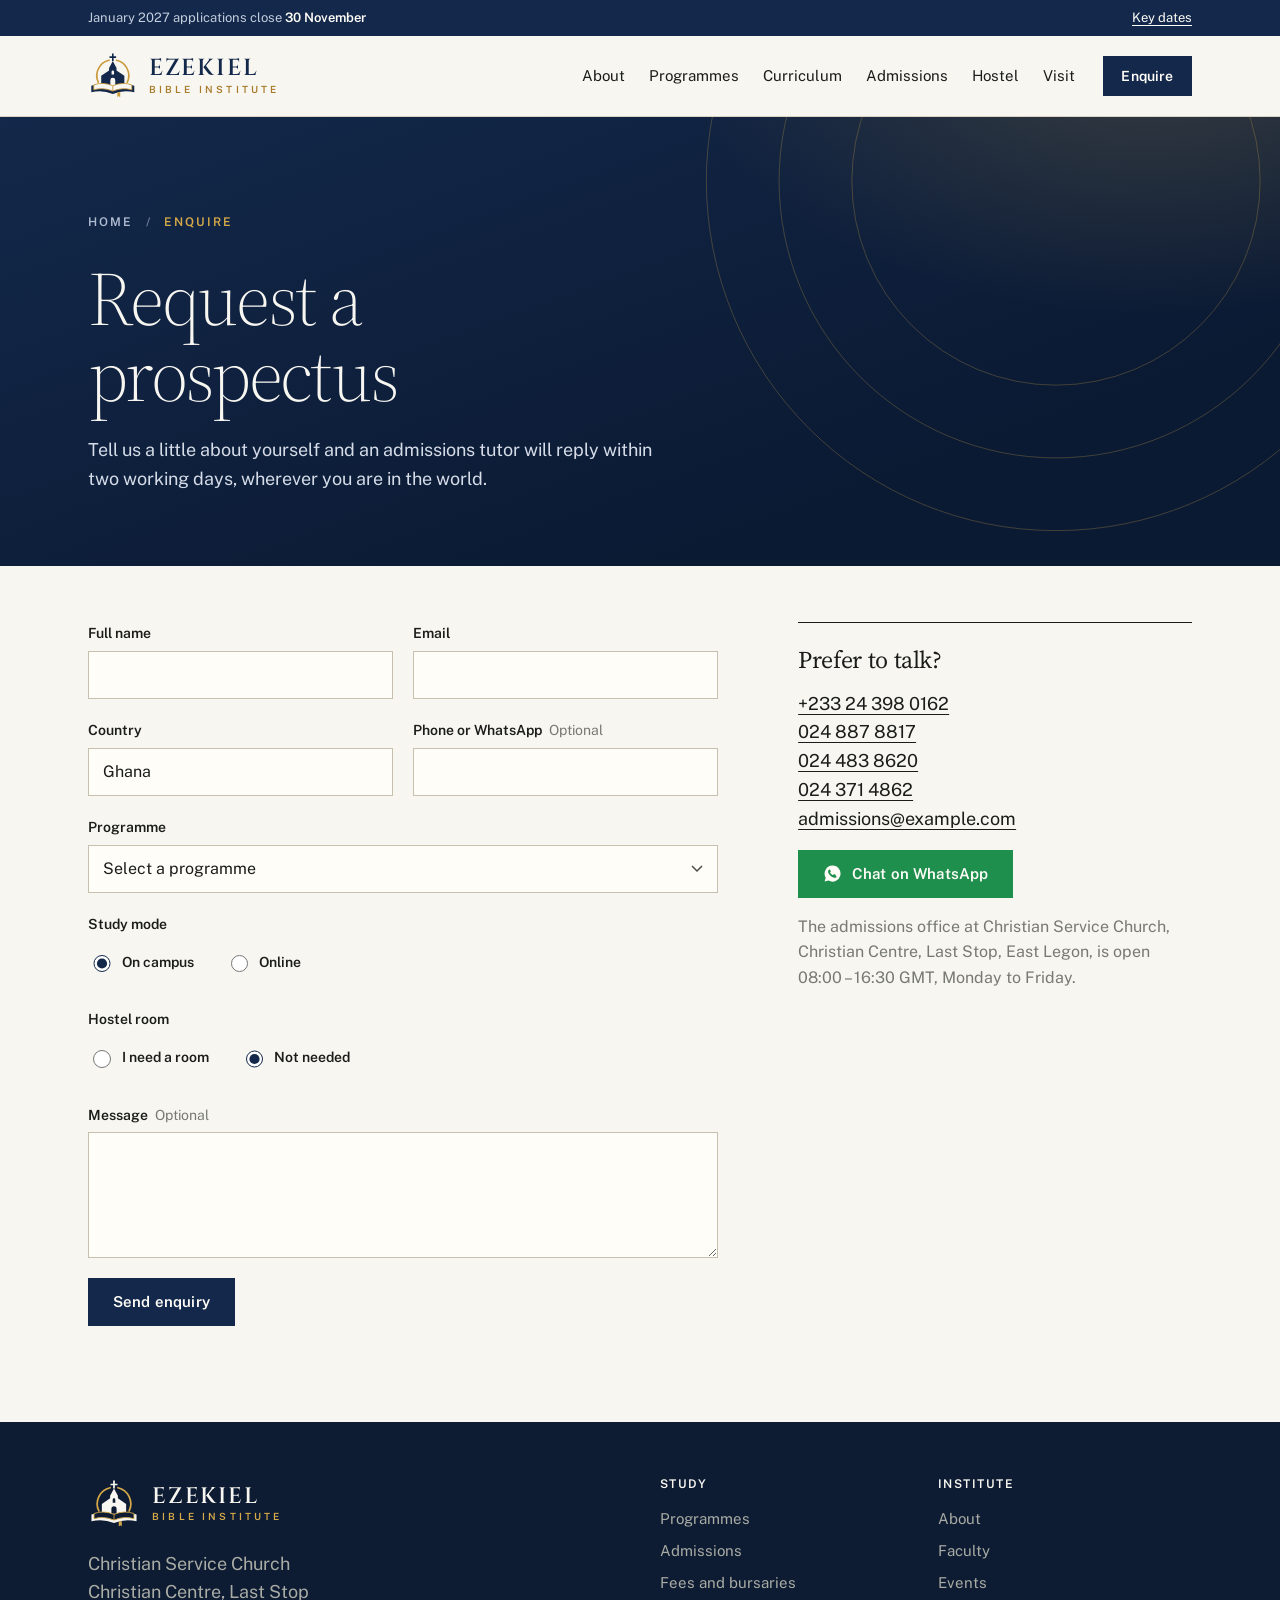
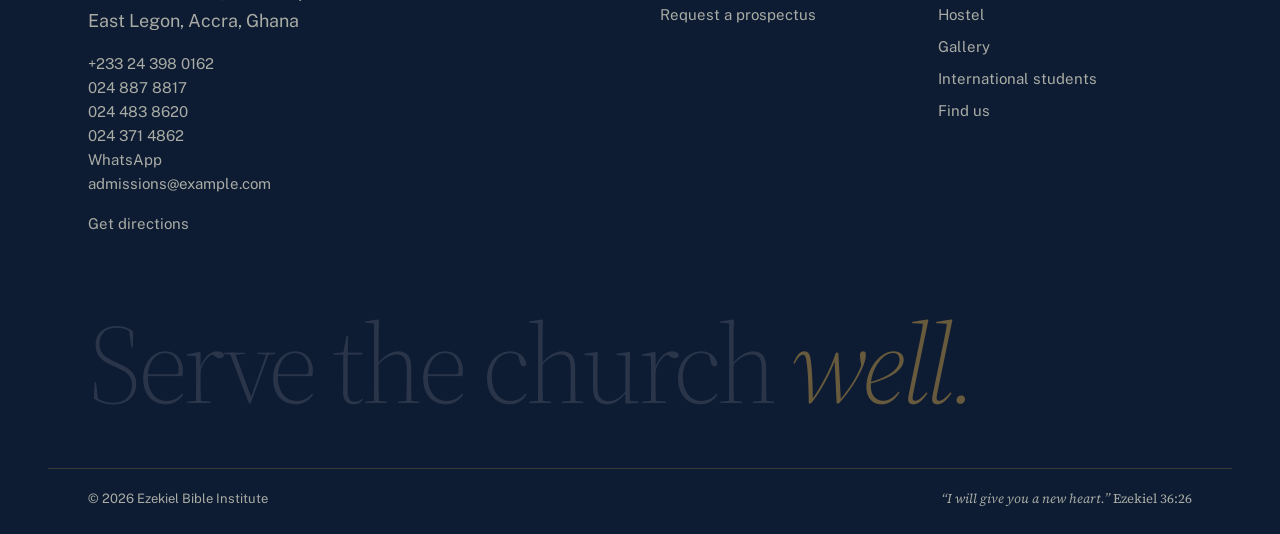
<file: enquire.html>
<!doctype html>
<html lang="en-GH">
<head>
  <meta charset="utf-8">
  <meta name="viewport" content="width=device-width, initial-scale=1, viewport-fit=cover">
  <title>Enquire | Ezekiel Bible Institute, Accra</title>
  <meta name="description" content="Request a prospectus from Ezekiel Bible Institute, East Legon, Accra. Ghanaian and international applicants welcome.">
  <meta name="robots" content="index, follow, max-image-preview:large, max-snippet:-1">
  <link rel="canonical" href="https://ezekiel-bible-school.vercel.app/enquire">
  <meta name="geo.region" content="GH-AA">
  <meta name="geo.placename" content="East Legon, Accra">
  <meta name="theme-color" content="#fbf9f4">
  <meta property="og:title" content="Enquire | Ezekiel Bible Institute, Accra">
  <meta property="og:description" content="Request a prospectus from Ezekiel Bible Institute, East Legon, Accra. Ghanaian and international applicants welcome.">
  <meta property="og:type" content="website">
  <meta property="og:locale" content="en_GH">
  <meta property="og:site_name" content="Ezekiel Bible Institute">
  <meta property="og:url" content="https://ezekiel-bible-school.vercel.app/enquire">
  <meta property="og:image" content="https://ezekiel-bible-school.vercel.app/og-image.jpg">
  <meta property="og:image:width" content="1200">
  <meta property="og:image:height" content="630">
  <meta property="og:image:alt" content="Ezekiel Bible Institute: Study Scripture closely. Serve the church well.">
  <meta name="twitter:card" content="summary_large_image">
  <meta name="twitter:image" content="https://ezekiel-bible-school.vercel.app/og-image.jpg">
  <link rel="icon" href="/favicon.ico" sizes="48x48">
  <link rel="icon" href="/favicon.svg" type="image/svg+xml">
  <link rel="apple-touch-icon" href="/apple-touch-icon.png">
  <link rel="manifest" href="/site.webmanifest">
  <link rel="alternate" type="text/plain" href="/llms.txt" title="Plain-text summary for AI assistants">
  <link rel="preconnect" href="https://fonts.googleapis.com">
  <link rel="preconnect" href="https://fonts.gstatic.com" crossorigin>
  <link rel="stylesheet" href="https://fonts.googleapis.com/css2?family=Source+Serif+4:ital,opsz,wght@0,8..60,300;0,8..60,400;0,8..60,600;1,8..60,300;1,8..60,400&family=Cinzel:wght@500;600&family=Public+Sans:wght@400;500;600&display=swap">
  <link rel="stylesheet" href="/styles.css">
  <script src="/main.js" defer></script>
  <script type="application/ld+json">{"@context":"https://schema.org","@type":"BreadcrumbList","itemListElement":[{"@type":"ListItem","position":1,"name":"Home","item":"https://ezekiel-bible-school.vercel.app/"},{"@type":"ListItem","position":2,"name":"Enquire","item":"https://ezekiel-bible-school.vercel.app/enquire"}]}</script>
</head>
<body>
  <svg width="0" height="0" style="position:absolute" aria-hidden="true">
    <symbol id="mark" viewBox="0 0 120 120">
      <path d="M25 76A38 38 0 0 1 51 22.5M95 76A38 38 0 0 0 69 22.5" fill="none" stroke="var(--mark-gold)" stroke-width="4" stroke-linecap="round"/>
      <path d="M58 6h4v7h6v4h-6v7h-4v-7h-6v-4h6Z" fill="var(--mark-fg)"/>
      <path d="M60 24 69 41v6l19 13v22H32V60l19-13v-6Z" fill="var(--mark-fg)"/>
      <path d="M57 50a3 3 0 0 1 6 0v7h-6ZM54 82V71a6 6 0 0 1 12 0v11Z" fill="var(--mark-bg)"/>
      <path d="M8 84q26-8 52 2 26-10 52-2v16q-26-7-52 4-26-11-52-4Z" fill="var(--mark-fg)"/>
      <path d="M14 82q22-8 46 2 24-10 46-2v12q-22-7-46 3-24-10-46-3Z" fill="var(--mark-bg)" stroke="var(--mark-gold)" stroke-width="2"/>
      <path d="M60 84v13" stroke="var(--mark-gold)" stroke-width="2"/>
      <path d="M71 100h7v12l-3.5-3-3.5 3Z" fill="var(--mark-gold)"/>
    </symbol>
  </svg>

  <a class="skip" href="#main">Skip to content</a>

  <div class="notice">
    <div class="wrap notice__inner">
      <p><span class="notice__long">January 2027 applications close</span><span class="notice__short">Applications close</span> <strong>30 November</strong></p>
      <a href="/admissions">Key dates</a>
    </div>
  </div>

  <header class="header">
    <div class="wrap header__inner">
      <a class="logo" href="/" aria-label="Ezekiel Bible Institute, home">
        <svg class="logo__mark" aria-hidden="true"><use href="#mark"/></svg>
        <span class="logo__word">Ezekiel<span>Bible Institute</span></span>
      </a>

      <nav class="nav" aria-label="Primary">
        <a href="/about">About</a>
        <a href="/programmes">Programmes</a>
        <a href="/curriculum">Curriculum</a>
        <a href="/admissions">Admissions</a>
        <a href="/hostel">Hostel</a>
        <a href="/visit">Visit</a>
        <a class="button button--sm" href="/enquire">Enquire</a>
      </nav>

      <button class="burger" type="button" aria-expanded="false" aria-controls="menu">
        <span class="burger__label">Menu</span>
        <span class="burger__icon" aria-hidden="true"><span></span><span></span></span>
      </button>
    </div>
  </header>

  <div class="menu" id="menu">
    <div class="menu__body wrap">
      <nav aria-label="Site">
        <ul class="menu__links">
          <li style="--i: 0"><a href="/">Home</a></li>
          <li style="--i: 1"><a href="/about">About</a></li>
          <li style="--i: 2"><a href="/programmes">Programmes</a></li>
          <li style="--i: 3"><a href="/curriculum">Curriculum</a></li>
          <li style="--i: 4"><a href="/admissions">Admissions</a></li>
          <li style="--i: 5"><a href="/hostel">Hostel</a></li>
          <li style="--i: 6"><a href="/visit">Visit</a></li>
          <li style="--i: 7"><a href="/gallery">Gallery</a></li>
          <li style="--i: 8"><a href="/enquire" aria-current="page">Enquire</a></li>
        </ul>
      </nav>
      <div class="menu__foot">
        <p class="menu__intake">January 2027 intake<br><span>Applications close 30 November</span></p>
        <p class="menu__contact">
          <a href="tel:+233243980162">+233 24 398 0162</a>
          <a href="https://wa.me/233243980162?text=Hello%2C%20I%27d%20like%20to%20know%20more%20about%20Ezekiel%20Bible%20Institute." rel="noopener">Chat on WhatsApp</a>
          <a href="mailto:admissions@example.com">admissions@example.com</a>
        </p>
      </div>
    </div>
  </div>

    <header class="page-head">
      <svg class="rings" viewBox="0 0 600 600" aria-hidden="true"><circle cx="300" cy="300" r="298"/><circle cx="300" cy="300" r="236"/><circle cx="300" cy="300" r="174"/></svg>
      <div class="wrap">
        <p class="crumb"><a href="/">Home</a> <span aria-hidden="true">/</span> Enquire</p>
        <h1>Request a prospectus</h1>
        <p class="page-head__intro">Tell us a little about yourself and an admissions tutor will reply within two working days, wherever you are in the world.</p>
      </div>
    </header>

  <main id="main">
    <section class="section section--flush">
      <div class="wrap enquire">
        <form class="form" id="enquiry-form" novalidate>
          <div class="form__pair">
            <div class="field">
              <label for="f-name">Full name</label>
              <input id="f-name" name="name" autocomplete="name" required>
            </div>
            <div class="field">
              <label for="f-email">Email</label>
              <input id="f-email" name="email" type="email" autocomplete="email" required>
            </div>
          </div>
          <div class="form__pair">
            <div class="field">
              <label for="f-country">Country</label>
              <input id="f-country" name="country" autocomplete="country-name" value="Ghana" required>
            </div>
            <div class="field">
              <label for="f-phone">Phone or WhatsApp <span>Optional</span></label>
              <input id="f-phone" name="phone" type="tel" autocomplete="tel" inputmode="tel">
            </div>
          </div>
          <div class="field">
            <label for="f-programme">Programme</label>
            <select id="f-programme" name="programme" required>
              <option value="">Select a programme</option>
              <option>Certificate in Christian Foundations</option>
              <option>Diploma in Christian Ministry & Biblical Studies</option>
              <option>Bachelor of Theology / Christian Ministry</option>
              <option>Master of Theology / Christian Ministry</option>
              <option>Doctor of Ministry (DMin)</option>
              <option>PhD in Biblical & Theological Studies</option>
              <option>Not sure yet</option>
            </select>
          </div>
          <fieldset class="field field--choice">
            <legend>Study mode</legend>
            <label><input type="radio" name="mode" value="campus" checked> On campus</label>
            <label><input type="radio" name="mode" value="online"> Online</label>
          </fieldset>
          <fieldset class="field field--choice">
            <legend>Hostel room</legend>
            <label><input type="radio" name="hostel" value="yes"> I need a room</label>
            <label><input type="radio" name="hostel" value="no" checked> Not needed</label>
          </fieldset>
          <div class="field">
            <label for="f-message">Message <span>Optional</span></label>
            <textarea id="f-message" name="message" rows="4"></textarea>
          </div>
          <button class="button" type="submit">Send enquiry</button>
          <p class="form__status" role="status"></p>
        </form>

        <aside class="contact">
          <h2>Prefer to talk?</h2>
          <p><a href="tel:+233243980162">+233 24 398 0162</a><br><a href="tel:+233248878817">024 887 8817</a><br><a href="tel:+233244838620">024 483 8620</a><br><a href="tel:+233243714862">024 371 4862</a><br><a href="mailto:admissions@example.com">admissions@example.com</a></p>
          <a class="button button--whatsapp" href="https://wa.me/233243980162?text=Hello%2C%20I%27d%20like%20to%20know%20more%20about%20Ezekiel%20Bible%20Institute." rel="noopener"><svg viewBox="0 0 24 24" aria-hidden="true"><path d="M12 2a10 10 0 0 0-8.6 15.1L2 22l5-1.3A10 10 0 1 0 12 2Zm5.3 14c-.2.6-1.3 1.2-1.8 1.2-.5.1-1 .2-3.3-.7-2.8-1.1-4.5-3.9-4.7-4.1-.1-.2-1.1-1.5-1.1-2.8 0-1.3.7-2 1-2.3.2-.3.5-.3.6-.3h.5c.1 0 .3 0 .5.4l.7 1.6c.1.1.1.3 0 .5l-.3.5-.3.3c-.1.1-.2.3-.1.5.2.3.7 1.1 1.4 1.7 1 .9 1.7 1.1 2 1.2.2.1.4.1.5-.1l.7-.8c.2-.2.3-.2.5-.1l1.5.7c.2.1.3.2.4.3 0 .1 0 .7-.2 1.3Z"/></svg>Chat on WhatsApp</a>
          <p class="muted">The admissions office at Christian Service Church, Christian Centre, Last Stop, East Legon, is open 08:00 – 16:30 GMT, Monday to Friday.</p>
        </aside>
      </div>
    </section>
  </main>

  <footer class="footer">
    <div class="wrap footer__grid">
      <div class="footer__about">
        <a class="footer__logo" href="/">
          <svg class="logo__mark" aria-hidden="true"><use href="#mark"/></svg>
          <span class="logo__word">Ezekiel<span>Bible Institute</span></span>
        </a>
        <address>Christian Service Church<br>Christian Centre, Last Stop<br>East Legon, Accra, Ghana</address>
        <p><a href="tel:+233243980162">+233 24 398 0162</a><br><a href="tel:+233248878817">024 887 8817</a><br><a href="tel:+233244838620">024 483 8620</a><br><a href="tel:+233243714862">024 371 4862</a><br><a href="https://wa.me/233243980162?text=Hello%2C%20I%27d%20like%20to%20know%20more%20about%20Ezekiel%20Bible%20Institute." rel="noopener">WhatsApp</a><br><a href="mailto:admissions@example.com">admissions@example.com</a></p>
        <p><a href="https://www.google.com/maps/search/?api=1&query=Christian%20Service%20Church%2C%20Christian%20Centre%2C%20Last%20Stop%2C%20East%20Legon%2C%20Accra%2C%20Ghana" rel="noopener">Get directions</a></p>
      </div>
      <nav class="footer__nav" aria-label="Footer">
        <div>
          <h2>Study</h2>
          <ul>
            <li><a href="/programmes">Programmes</a></li>
            <li><a href="/admissions">Admissions</a></li>
            <li><a href="/admissions#fees">Fees and bursaries</a></li>
            <li><a href="/enquire">Request a prospectus</a></li>
          </ul>
        </div>
        <div>
          <h2>Institute</h2>
          <ul>
            <li><a href="/about">About</a></li>
            <li><a href="/about#faculty">Faculty</a></li>
            <li><a href="/visit">Events</a></li>
            <li><a href="/hostel">Hostel</a></li>
            <li><a href="/gallery">Gallery</a></li>
            <li><a href="/admissions#international">International students</a></li>
            <li><a href="/visit#find-us">Find us</a></li>
          </ul>
        </div>
      </nav>
    </div>
    <p class="wrap footer__statement" aria-hidden="true">Serve the church <em>well.</em></p>
    <div class="wrap footer__base">
      <p>&copy; <span data-year>2026</span> Ezekiel Bible Institute</p>
      <p class="footer__verse">“I will give you a new heart.” <span>Ezekiel 36:26</span></p>
    </div>
  </footer>
</body>
</html>
</file>
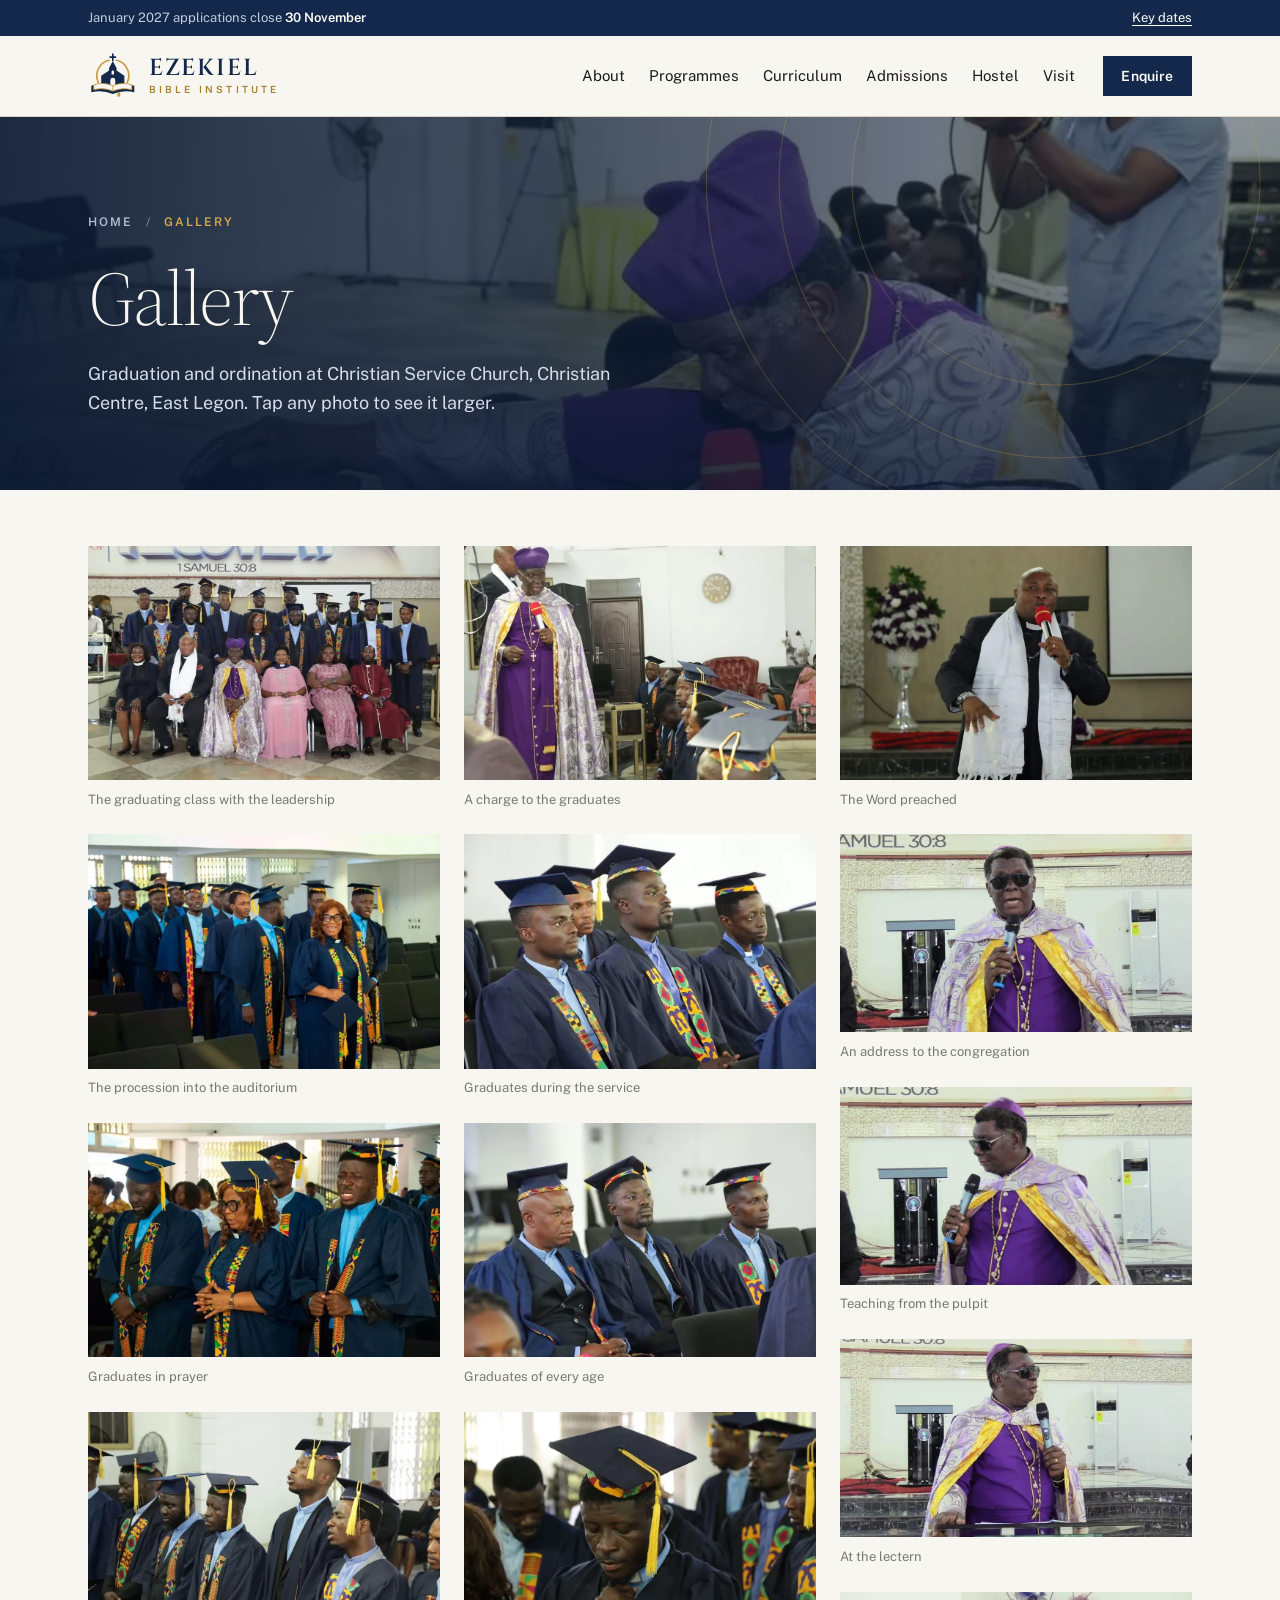
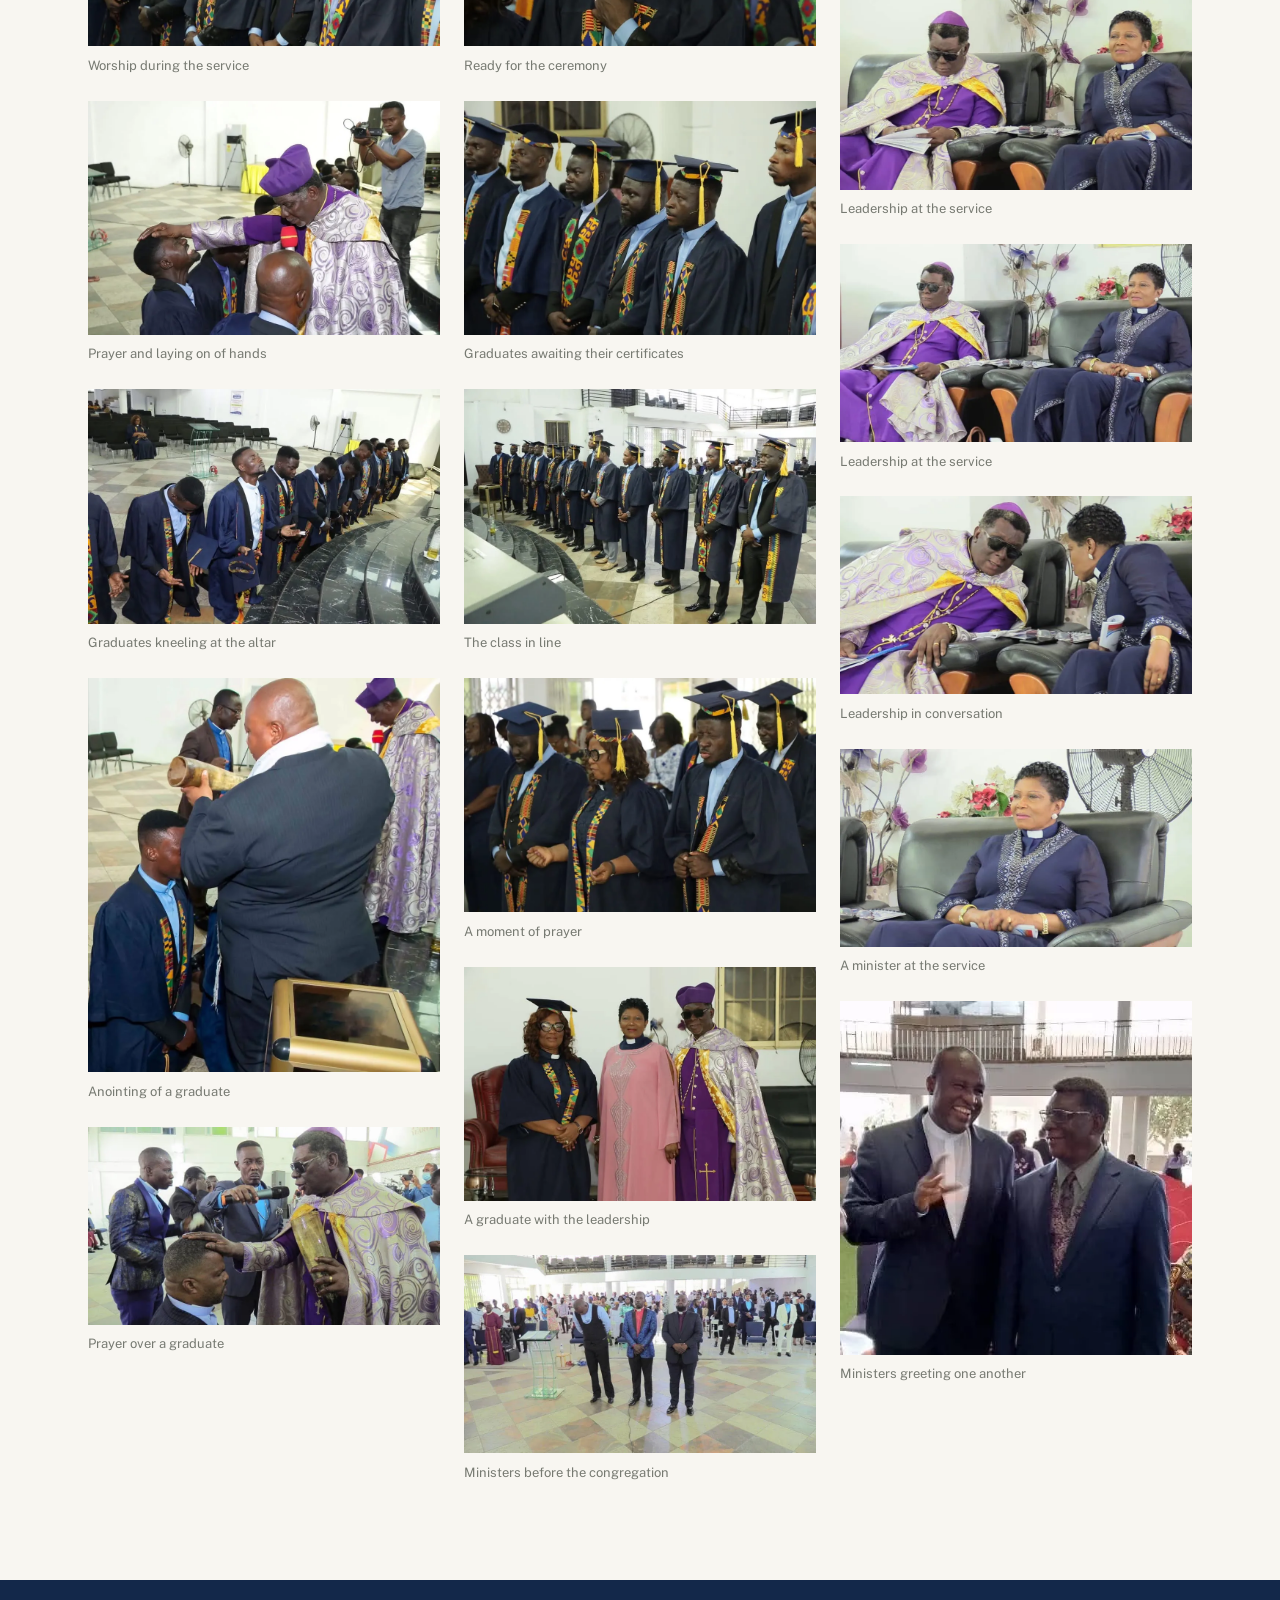
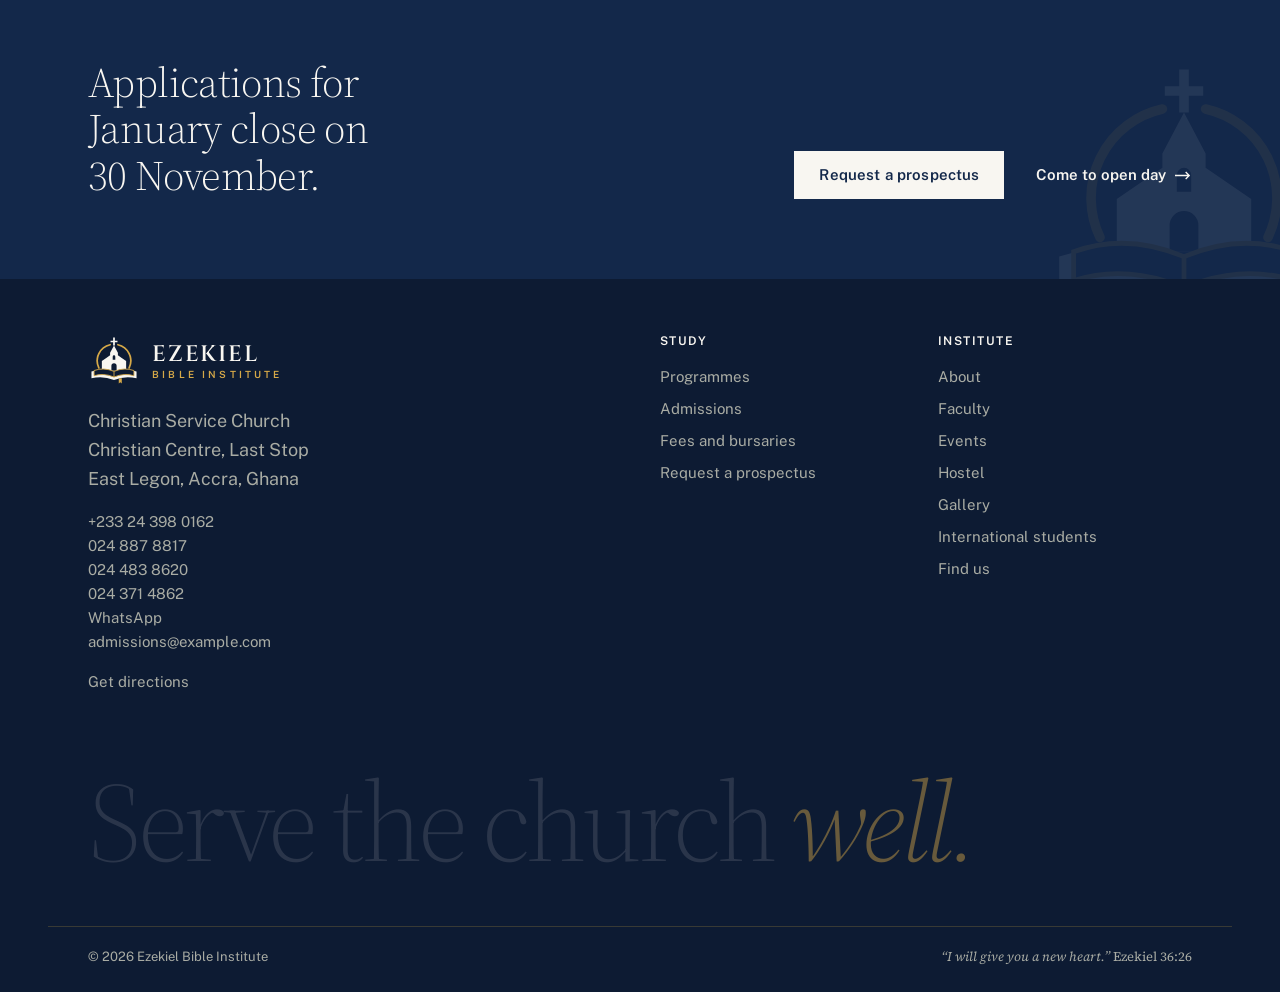
<file: gallery.html>
<!doctype html>
<html lang="en-GH">
<head>
  <meta charset="utf-8">
  <meta name="viewport" content="width=device-width, initial-scale=1, viewport-fit=cover">
  <title>Gallery | Ezekiel Bible Institute, Accra</title>
  <meta name="description" content="Photos from graduation and ordination at Ezekiel Bible Institute, Christian Service Church, East Legon, Accra.">
  <meta name="robots" content="index, follow, max-image-preview:large, max-snippet:-1">
  <link rel="canonical" href="https://ezekiel-bible-school.vercel.app/gallery">
  <meta name="geo.region" content="GH-AA">
  <meta name="geo.placename" content="East Legon, Accra">
  <meta name="theme-color" content="#fbf9f4">
  <meta property="og:title" content="Gallery | Ezekiel Bible Institute, Accra">
  <meta property="og:description" content="Photos from graduation and ordination at Ezekiel Bible Institute, Christian Service Church, East Legon, Accra.">
  <meta property="og:type" content="website">
  <meta property="og:locale" content="en_GH">
  <meta property="og:site_name" content="Ezekiel Bible Institute">
  <meta property="og:url" content="https://ezekiel-bible-school.vercel.app/gallery">
  <meta property="og:image" content="https://ezekiel-bible-school.vercel.app/og-image.jpg">
  <meta property="og:image:width" content="1200">
  <meta property="og:image:height" content="630">
  <meta property="og:image:alt" content="Ezekiel Bible Institute: Study Scripture closely. Serve the church well.">
  <meta name="twitter:card" content="summary_large_image">
  <meta name="twitter:image" content="https://ezekiel-bible-school.vercel.app/og-image.jpg">
  <link rel="icon" href="/favicon.ico" sizes="48x48">
  <link rel="icon" href="/favicon.svg" type="image/svg+xml">
  <link rel="apple-touch-icon" href="/apple-touch-icon.png">
  <link rel="manifest" href="/site.webmanifest">
  <link rel="alternate" type="text/plain" href="/llms.txt" title="Plain-text summary for AI assistants">
  <link rel="preconnect" href="https://fonts.googleapis.com">
  <link rel="preconnect" href="https://fonts.gstatic.com" crossorigin>
  <link rel="stylesheet" href="https://fonts.googleapis.com/css2?family=Source+Serif+4:ital,opsz,wght@0,8..60,300;0,8..60,400;0,8..60,600;1,8..60,300;1,8..60,400&family=Cinzel:wght@500;600&family=Public+Sans:wght@400;500;600&display=swap">
  <link rel="stylesheet" href="/styles.css">
  <script src="/main.js" defer></script>
  <script type="application/ld+json">{"@context":"https://schema.org","@type":"BreadcrumbList","itemListElement":[{"@type":"ListItem","position":1,"name":"Home","item":"https://ezekiel-bible-school.vercel.app/"},{"@type":"ListItem","position":2,"name":"Gallery","item":"https://ezekiel-bible-school.vercel.app/gallery"}]}</script>
</head>
<body>
  <svg width="0" height="0" style="position:absolute" aria-hidden="true">
    <symbol id="mark" viewBox="0 0 120 120">
      <path d="M25 76A38 38 0 0 1 51 22.5M95 76A38 38 0 0 0 69 22.5" fill="none" stroke="var(--mark-gold)" stroke-width="4" stroke-linecap="round"/>
      <path d="M58 6h4v7h6v4h-6v7h-4v-7h-6v-4h6Z" fill="var(--mark-fg)"/>
      <path d="M60 24 69 41v6l19 13v22H32V60l19-13v-6Z" fill="var(--mark-fg)"/>
      <path d="M57 50a3 3 0 0 1 6 0v7h-6ZM54 82V71a6 6 0 0 1 12 0v11Z" fill="var(--mark-bg)"/>
      <path d="M8 84q26-8 52 2 26-10 52-2v16q-26-7-52 4-26-11-52-4Z" fill="var(--mark-fg)"/>
      <path d="M14 82q22-8 46 2 24-10 46-2v12q-22-7-46 3-24-10-46-3Z" fill="var(--mark-bg)" stroke="var(--mark-gold)" stroke-width="2"/>
      <path d="M60 84v13" stroke="var(--mark-gold)" stroke-width="2"/>
      <path d="M71 100h7v12l-3.5-3-3.5 3Z" fill="var(--mark-gold)"/>
    </symbol>
  </svg>

  <a class="skip" href="#main">Skip to content</a>

  <div class="notice">
    <div class="wrap notice__inner">
      <p><span class="notice__long">January 2027 applications close</span><span class="notice__short">Applications close</span> <strong>30 November</strong></p>
      <a href="/admissions">Key dates</a>
    </div>
  </div>

  <header class="header">
    <div class="wrap header__inner">
      <a class="logo" href="/" aria-label="Ezekiel Bible Institute, home">
        <svg class="logo__mark" aria-hidden="true"><use href="#mark"/></svg>
        <span class="logo__word">Ezekiel<span>Bible Institute</span></span>
      </a>

      <nav class="nav" aria-label="Primary">
        <a href="/about">About</a>
        <a href="/programmes">Programmes</a>
        <a href="/curriculum">Curriculum</a>
        <a href="/admissions">Admissions</a>
        <a href="/hostel">Hostel</a>
        <a href="/visit">Visit</a>
        <a class="button button--sm" href="/enquire">Enquire</a>
      </nav>

      <button class="burger" type="button" aria-expanded="false" aria-controls="menu">
        <span class="burger__label">Menu</span>
        <span class="burger__icon" aria-hidden="true"><span></span><span></span></span>
      </button>
    </div>
  </header>

  <div class="menu" id="menu">
    <div class="menu__body wrap">
      <nav aria-label="Site">
        <ul class="menu__links">
          <li style="--i: 0"><a href="/">Home</a></li>
          <li style="--i: 1"><a href="/about">About</a></li>
          <li style="--i: 2"><a href="/programmes">Programmes</a></li>
          <li style="--i: 3"><a href="/curriculum">Curriculum</a></li>
          <li style="--i: 4"><a href="/admissions">Admissions</a></li>
          <li style="--i: 5"><a href="/hostel">Hostel</a></li>
          <li style="--i: 6"><a href="/visit">Visit</a></li>
          <li style="--i: 7"><a href="/gallery" aria-current="page">Gallery</a></li>
          <li style="--i: 8"><a href="/enquire">Enquire</a></li>
        </ul>
      </nav>
      <div class="menu__foot">
        <p class="menu__intake">January 2027 intake<br><span>Applications close 30 November</span></p>
        <p class="menu__contact">
          <a href="tel:+233243980162">+233 24 398 0162</a>
          <a href="https://wa.me/233243980162?text=Hello%2C%20I%27d%20like%20to%20know%20more%20about%20Ezekiel%20Bible%20Institute." rel="noopener">Chat on WhatsApp</a>
          <a href="mailto:admissions@example.com">admissions@example.com</a>
        </p>
      </div>
    </div>
  </div>

    <header class="page-head page-head--photo">
      <div class="page-head__photo" style="background-image: url(/img/photos/laying-on-of-hands.webp)" aria-hidden="true"></div>
      <svg class="rings" viewBox="0 0 600 600" aria-hidden="true"><circle cx="300" cy="300" r="298"/><circle cx="300" cy="300" r="236"/><circle cx="300" cy="300" r="174"/></svg>
      <div class="wrap">
        <p class="crumb"><a href="/">Home</a> <span aria-hidden="true">/</span> Gallery</p>
        <h1>Gallery</h1>
        <p class="page-head__intro">Graduation and ordination at Christian Service Church, Christian Centre, East Legon. Tap any photo to see it larger.</p>
      </div>
    </header>

  <main id="main">
    <section class="section section--flush">
      <div class="wrap gallery">
        <figure class="photo "><a href="/img/photos/graduating-class.webp" data-lightbox><img src="/img/photos/graduating-class.webp" alt="The graduating class with the leadership" loading="lazy" decoding="async"></a><figcaption>The graduating class with the leadership</figcaption></figure>
        <figure class="photo "><a href="/img/photos/procession.webp" data-lightbox><img src="/img/photos/procession.webp" alt="The procession into the auditorium" loading="lazy" decoding="async"></a><figcaption>The procession into the auditorium</figcaption></figure>
        <figure class="photo "><a href="/img/photos/graduates-in-prayer.webp" data-lightbox><img src="/img/photos/graduates-in-prayer.webp" alt="Graduates in prayer" loading="lazy" decoding="async"></a><figcaption>Graduates in prayer</figcaption></figure>
        <figure class="photo "><a href="/img/photos/worship.webp" data-lightbox><img src="/img/photos/worship.webp" alt="Worship during the service" loading="lazy" decoding="async"></a><figcaption>Worship during the service</figcaption></figure>
        <figure class="photo "><a href="/img/photos/laying-on-of-hands.webp" data-lightbox><img src="/img/photos/laying-on-of-hands.webp" alt="Prayer and laying on of hands" loading="lazy" decoding="async"></a><figcaption>Prayer and laying on of hands</figcaption></figure>
        <figure class="photo "><a href="/img/photos/altar-prayer.webp" data-lightbox><img src="/img/photos/altar-prayer.webp" alt="Graduates kneeling at the altar" loading="lazy" decoding="async"></a><figcaption>Graduates kneeling at the altar</figcaption></figure>
        <figure class="photo "><a href="/img/photos/anointing-horn.webp" data-lightbox><img src="/img/photos/anointing-horn.webp" alt="Anointing of a graduate" loading="lazy" decoding="async"></a><figcaption>Anointing of a graduate</figcaption></figure>
        <figure class="photo "><a href="/img/photos/anointing.webp" data-lightbox><img src="/img/photos/anointing.webp" alt="Prayer over a graduate" loading="lazy" decoding="async"></a><figcaption>Prayer over a graduate</figcaption></figure>
        <figure class="photo "><a href="/img/photos/addressing-graduates.webp" data-lightbox><img src="/img/photos/addressing-graduates.webp" alt="A charge to the graduates" loading="lazy" decoding="async"></a><figcaption>A charge to the graduates</figcaption></figure>
        <figure class="photo "><a href="/img/photos/graduates-seated.webp" data-lightbox><img src="/img/photos/graduates-seated.webp" alt="Graduates during the service" loading="lazy" decoding="async"></a><figcaption>Graduates during the service</figcaption></figure>
        <figure class="photo "><a href="/img/photos/graduates-seated-2.webp" data-lightbox><img src="/img/photos/graduates-seated-2.webp" alt="Graduates of every age" loading="lazy" decoding="async"></a><figcaption>Graduates of every age</figcaption></figure>
        <figure class="photo "><a href="/img/photos/graduate-detail.webp" data-lightbox><img src="/img/photos/graduate-detail.webp" alt="Ready for the ceremony" loading="lazy" decoding="async"></a><figcaption>Ready for the ceremony</figcaption></figure>
        <figure class="photo "><a href="/img/photos/graduates-in-line.webp" data-lightbox><img src="/img/photos/graduates-in-line.webp" alt="Graduates awaiting their certificates" loading="lazy" decoding="async"></a><figcaption>Graduates awaiting their certificates</figcaption></figure>
        <figure class="photo "><a href="/img/photos/graduates-standing.webp" data-lightbox><img src="/img/photos/graduates-standing.webp" alt="The class in line" loading="lazy" decoding="async"></a><figcaption>The class in line</figcaption></figure>
        <figure class="photo "><a href="/img/photos/graduates-in-prayer-2.webp" data-lightbox><img src="/img/photos/graduates-in-prayer-2.webp" alt="A moment of prayer" loading="lazy" decoding="async"></a><figcaption>A moment of prayer</figcaption></figure>
        <figure class="photo "><a href="/img/photos/graduate-portrait.webp" data-lightbox><img src="/img/photos/graduate-portrait.webp" alt="A graduate with the leadership" loading="lazy" decoding="async"></a><figcaption>A graduate with the leadership</figcaption></figure>
        <figure class="photo "><a href="/img/photos/ministers-before-congregation.webp" data-lightbox><img src="/img/photos/ministers-before-congregation.webp" alt="Ministers before the congregation" loading="lazy" decoding="async"></a><figcaption>Ministers before the congregation</figcaption></figure>
        <figure class="photo "><a href="/img/photos/preaching.webp" data-lightbox><img src="/img/photos/preaching.webp" alt="The Word preached" loading="lazy" decoding="async"></a><figcaption>The Word preached</figcaption></figure>
        <figure class="photo "><a href="/img/photos/address.webp" data-lightbox><img src="/img/photos/address.webp" alt="An address to the congregation" loading="lazy" decoding="async"></a><figcaption>An address to the congregation</figcaption></figure>
        <figure class="photo "><a href="/img/photos/address-2.webp" data-lightbox><img src="/img/photos/address-2.webp" alt="Teaching from the pulpit" loading="lazy" decoding="async"></a><figcaption>Teaching from the pulpit</figcaption></figure>
        <figure class="photo "><a href="/img/photos/lectern.webp" data-lightbox><img src="/img/photos/lectern.webp" alt="At the lectern" loading="lazy" decoding="async"></a><figcaption>At the lectern</figcaption></figure>
        <figure class="photo "><a href="/img/photos/leadership-seated.webp" data-lightbox><img src="/img/photos/leadership-seated.webp" alt="Leadership at the service" loading="lazy" decoding="async"></a><figcaption>Leadership at the service</figcaption></figure>
        <figure class="photo "><a href="/img/photos/leadership-seated-2.webp" data-lightbox><img src="/img/photos/leadership-seated-2.webp" alt="Leadership at the service" loading="lazy" decoding="async"></a><figcaption>Leadership at the service</figcaption></figure>
        <figure class="photo "><a href="/img/photos/leadership-conversation.webp" data-lightbox><img src="/img/photos/leadership-conversation.webp" alt="Leadership in conversation" loading="lazy" decoding="async"></a><figcaption>Leadership in conversation</figcaption></figure>
        <figure class="photo "><a href="/img/photos/minister-seated.webp" data-lightbox><img src="/img/photos/minister-seated.webp" alt="A minister at the service" loading="lazy" decoding="async"></a><figcaption>A minister at the service</figcaption></figure>
        <figure class="photo "><a href="/img/photos/ministers-greeting.webp" data-lightbox><img src="/img/photos/ministers-greeting.webp" alt="Ministers greeting one another" loading="lazy" decoding="async"></a><figcaption>Ministers greeting one another</figcaption></figure>
      </div>
    </section>

    <section class="cta">
      <svg class="cta__mark" aria-hidden="true"><use href="#mark"/></svg>
      <svg class="rings" viewBox="0 0 600 600" aria-hidden="true"><circle cx="300" cy="300" r="298"/><circle cx="300" cy="300" r="236"/><circle cx="300" cy="300" r="174"/></svg>
      <div class="wrap cta__inner">
        <h2>Applications for January close on 30 November.</h2>
        <div class="cta__actions">
          <a class="button button--light" href="/enquire">Request a prospectus</a>
          <a class="link-arrow link-arrow--light" href="/visit">Come to open day</a>
        </div>
      </div>
    </section>

  </main>
  <dialog class="lightbox" aria-label="Photo">
    <button class="lightbox__close" type="button" aria-label="Close">×</button>
    <button class="lightbox__nav lightbox__prev" type="button" aria-label="Previous photo">‹</button>
    <img alt="">
    <button class="lightbox__nav lightbox__next" type="button" aria-label="Next photo">›</button>
    <p class="lightbox__caption"></p>
  </dialog>

  <footer class="footer">
    <div class="wrap footer__grid">
      <div class="footer__about">
        <a class="footer__logo" href="/">
          <svg class="logo__mark" aria-hidden="true"><use href="#mark"/></svg>
          <span class="logo__word">Ezekiel<span>Bible Institute</span></span>
        </a>
        <address>Christian Service Church<br>Christian Centre, Last Stop<br>East Legon, Accra, Ghana</address>
        <p><a href="tel:+233243980162">+233 24 398 0162</a><br><a href="tel:+233248878817">024 887 8817</a><br><a href="tel:+233244838620">024 483 8620</a><br><a href="tel:+233243714862">024 371 4862</a><br><a href="https://wa.me/233243980162?text=Hello%2C%20I%27d%20like%20to%20know%20more%20about%20Ezekiel%20Bible%20Institute." rel="noopener">WhatsApp</a><br><a href="mailto:admissions@example.com">admissions@example.com</a></p>
        <p><a href="https://www.google.com/maps/search/?api=1&query=Christian%20Service%20Church%2C%20Christian%20Centre%2C%20Last%20Stop%2C%20East%20Legon%2C%20Accra%2C%20Ghana" rel="noopener">Get directions</a></p>
      </div>
      <nav class="footer__nav" aria-label="Footer">
        <div>
          <h2>Study</h2>
          <ul>
            <li><a href="/programmes">Programmes</a></li>
            <li><a href="/admissions">Admissions</a></li>
            <li><a href="/admissions#fees">Fees and bursaries</a></li>
            <li><a href="/enquire">Request a prospectus</a></li>
          </ul>
        </div>
        <div>
          <h2>Institute</h2>
          <ul>
            <li><a href="/about">About</a></li>
            <li><a href="/about#faculty">Faculty</a></li>
            <li><a href="/visit">Events</a></li>
            <li><a href="/hostel">Hostel</a></li>
            <li><a href="/gallery">Gallery</a></li>
            <li><a href="/admissions#international">International students</a></li>
            <li><a href="/visit#find-us">Find us</a></li>
          </ul>
        </div>
      </nav>
    </div>
    <p class="wrap footer__statement" aria-hidden="true">Serve the church <em>well.</em></p>
    <div class="wrap footer__base">
      <p>&copy; <span data-year>2026</span> Ezekiel Bible Institute</p>
      <p class="footer__verse">“I will give you a new heart.” <span>Ezekiel 36:26</span></p>
    </div>
  </footer>
</body>
</html>
</file>
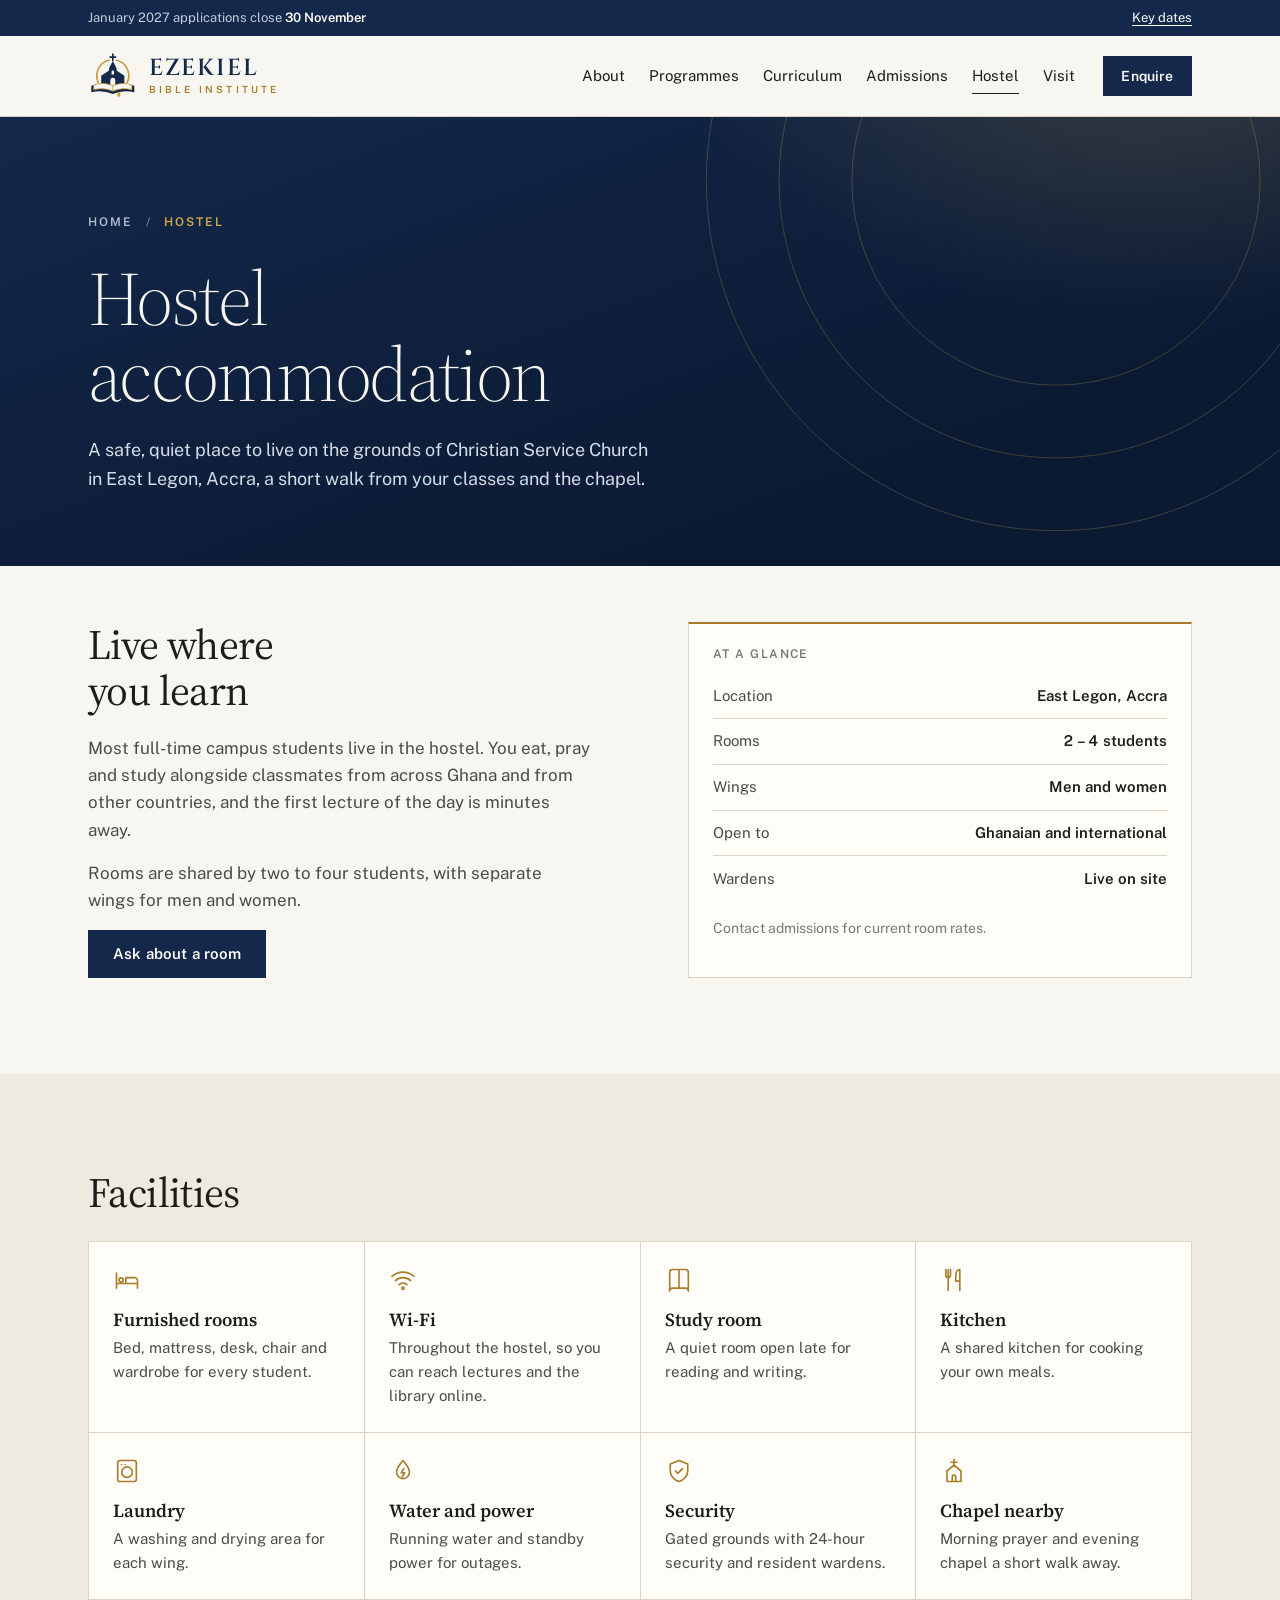
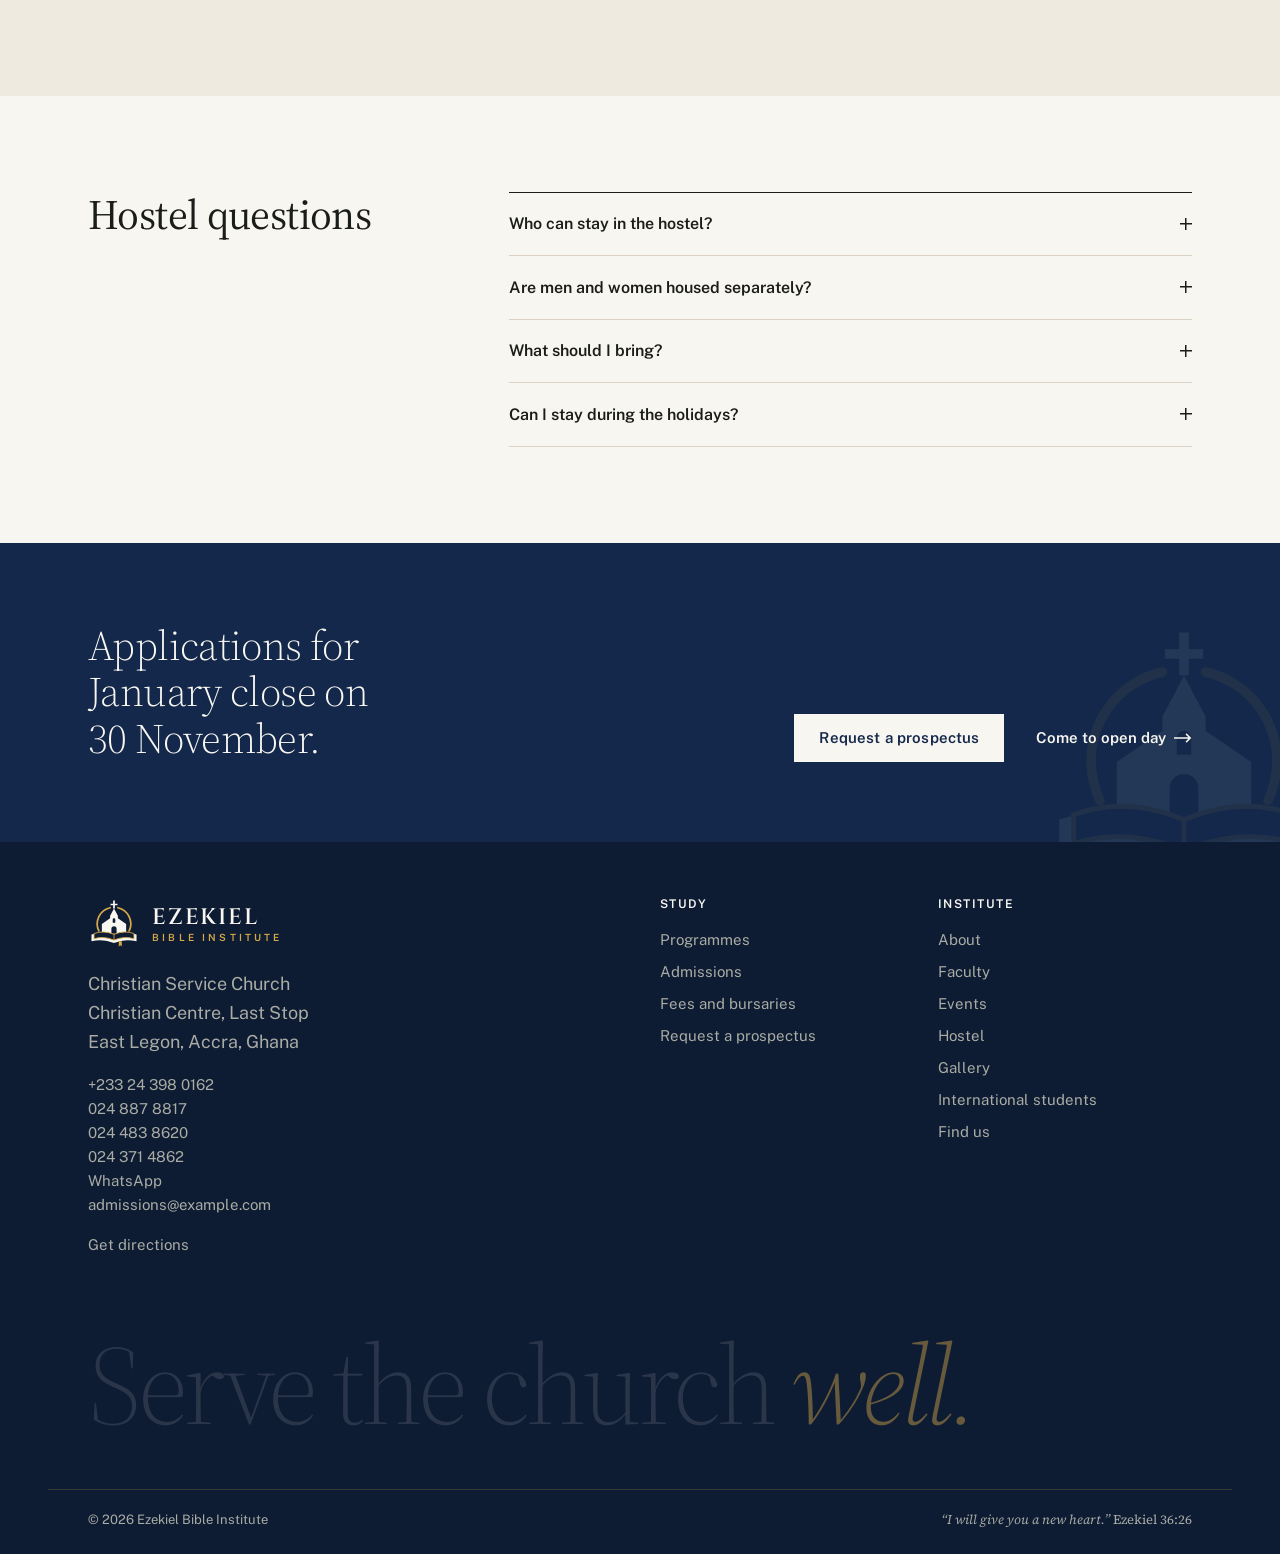
<file: hostel.html>
<!doctype html>
<html lang="en-GH">
<head>
  <meta charset="utf-8">
  <meta name="viewport" content="width=device-width, initial-scale=1, viewport-fit=cover">
  <title>Hostel | Ezekiel Bible Institute, Accra</title>
  <meta name="description" content="Student hostel at Ezekiel Bible Institute, East Legon, Accra: furnished shared rooms, Wi-Fi, study room and 24-hour security for Ghanaian and international students.">
  <meta name="robots" content="index, follow, max-image-preview:large, max-snippet:-1">
  <link rel="canonical" href="https://ezekiel-bible-school.vercel.app/hostel">
  <meta name="geo.region" content="GH-AA">
  <meta name="geo.placename" content="East Legon, Accra">
  <meta name="theme-color" content="#fbf9f4">
  <meta property="og:title" content="Hostel | Ezekiel Bible Institute, Accra">
  <meta property="og:description" content="Student hostel at Ezekiel Bible Institute, East Legon, Accra: furnished shared rooms, Wi-Fi, study room and 24-hour security for Ghanaian and international students.">
  <meta property="og:type" content="website">
  <meta property="og:locale" content="en_GH">
  <meta property="og:site_name" content="Ezekiel Bible Institute">
  <meta property="og:url" content="https://ezekiel-bible-school.vercel.app/hostel">
  <meta property="og:image" content="https://ezekiel-bible-school.vercel.app/og-image.jpg">
  <meta property="og:image:width" content="1200">
  <meta property="og:image:height" content="630">
  <meta property="og:image:alt" content="Ezekiel Bible Institute: Study Scripture closely. Serve the church well.">
  <meta name="twitter:card" content="summary_large_image">
  <meta name="twitter:image" content="https://ezekiel-bible-school.vercel.app/og-image.jpg">
  <link rel="icon" href="/favicon.ico" sizes="48x48">
  <link rel="icon" href="/favicon.svg" type="image/svg+xml">
  <link rel="apple-touch-icon" href="/apple-touch-icon.png">
  <link rel="manifest" href="/site.webmanifest">
  <link rel="alternate" type="text/plain" href="/llms.txt" title="Plain-text summary for AI assistants">
  <link rel="preconnect" href="https://fonts.googleapis.com">
  <link rel="preconnect" href="https://fonts.gstatic.com" crossorigin>
  <link rel="stylesheet" href="https://fonts.googleapis.com/css2?family=Source+Serif+4:ital,opsz,wght@0,8..60,300;0,8..60,400;0,8..60,600;1,8..60,300;1,8..60,400&family=Cinzel:wght@500;600&family=Public+Sans:wght@400;500;600&display=swap">
  <link rel="stylesheet" href="/styles.css">
  <script src="/main.js" defer></script>
  <script type="application/ld+json">{"@context":"https://schema.org","@type":"BreadcrumbList","itemListElement":[{"@type":"ListItem","position":1,"name":"Home","item":"https://ezekiel-bible-school.vercel.app/"},{"@type":"ListItem","position":2,"name":"Hostel","item":"https://ezekiel-bible-school.vercel.app/hostel"}]}</script>
  <script type="application/ld+json">{"@context":"https://schema.org","@type":"Hostel","name":"Ezekiel Bible Institute Student Hostel","description":"Student accommodation for Ezekiel Bible Institute on the grounds of Christian Service Church, East Legon, Accra. Furnished shared rooms for Ghanaian and international students.","url":"https://ezekiel-bible-school.vercel.app/hostel","address":{"@type":"PostalAddress","streetAddress":"Christian Service Church, Christian Centre, Last Stop","addressLocality":"East Legon, Accra","addressRegion":"Greater Accra","addressCountry":"GH"},"hasMap":"https://www.google.com/maps/search/?api=1&query=Christian%20Service%20Church%2C%20Christian%20Centre%2C%20Last%20Stop%2C%20East%20Legon%2C%20Accra%2C%20Ghana","telephone":"+233 24 398 0162","containedInPlace":{"@id":"https://ezekiel-bible-school.vercel.app/#org"},"amenityFeature":[{"@type":"LocationFeatureSpecification","name":"Furnished rooms","value":true},{"@type":"LocationFeatureSpecification","name":"Wi-Fi","value":true},{"@type":"LocationFeatureSpecification","name":"Study room","value":true},{"@type":"LocationFeatureSpecification","name":"Shared kitchen","value":true},{"@type":"LocationFeatureSpecification","name":"Laundry area","value":true},{"@type":"LocationFeatureSpecification","name":"Running water","value":true},{"@type":"LocationFeatureSpecification","name":"Standby power","value":true},{"@type":"LocationFeatureSpecification","name":"24-hour security","value":true}]}</script>
  <script type="application/ld+json">{"@context":"https://schema.org","@type":"FAQPage","mainEntity":[{"@type":"Question","name":"Who can stay in the hostel?","acceptedAnswer":{"@type":"Answer","text":"Any full-time campus student, from Ghana or abroad. Rooms are allocated in order of acceptance, so apply early if you need one."}},{"@type":"Question","name":"Are men and women housed separately?","acceptedAnswer":{"@type":"Answer","text":"Yes. The hostel has separate wings for men and women, each with its own warden."}},{"@type":"Question","name":"What should I bring?","acceptedAnswer":{"@type":"Answer","text":"Bedding, towels, a reading lamp and personal items. Beds, mattresses, desks and wardrobes are provided."}},{"@type":"Question","name":"Can I stay during the holidays?","acceptedAnswer":{"@type":"Answer","text":"International students can stay over the short breaks by arrangement with the hostel office."}}]}</script>
</head>
<body>
  <svg width="0" height="0" style="position:absolute" aria-hidden="true">
    <symbol id="mark" viewBox="0 0 120 120">
      <path d="M25 76A38 38 0 0 1 51 22.5M95 76A38 38 0 0 0 69 22.5" fill="none" stroke="var(--mark-gold)" stroke-width="4" stroke-linecap="round"/>
      <path d="M58 6h4v7h6v4h-6v7h-4v-7h-6v-4h6Z" fill="var(--mark-fg)"/>
      <path d="M60 24 69 41v6l19 13v22H32V60l19-13v-6Z" fill="var(--mark-fg)"/>
      <path d="M57 50a3 3 0 0 1 6 0v7h-6ZM54 82V71a6 6 0 0 1 12 0v11Z" fill="var(--mark-bg)"/>
      <path d="M8 84q26-8 52 2 26-10 52-2v16q-26-7-52 4-26-11-52-4Z" fill="var(--mark-fg)"/>
      <path d="M14 82q22-8 46 2 24-10 46-2v12q-22-7-46 3-24-10-46-3Z" fill="var(--mark-bg)" stroke="var(--mark-gold)" stroke-width="2"/>
      <path d="M60 84v13" stroke="var(--mark-gold)" stroke-width="2"/>
      <path d="M71 100h7v12l-3.5-3-3.5 3Z" fill="var(--mark-gold)"/>
    </symbol>
  </svg>

  <a class="skip" href="#main">Skip to content</a>

  <div class="notice">
    <div class="wrap notice__inner">
      <p><span class="notice__long">January 2027 applications close</span><span class="notice__short">Applications close</span> <strong>30 November</strong></p>
      <a href="/admissions">Key dates</a>
    </div>
  </div>

  <header class="header">
    <div class="wrap header__inner">
      <a class="logo" href="/" aria-label="Ezekiel Bible Institute, home">
        <svg class="logo__mark" aria-hidden="true"><use href="#mark"/></svg>
        <span class="logo__word">Ezekiel<span>Bible Institute</span></span>
      </a>

      <nav class="nav" aria-label="Primary">
        <a href="/about">About</a>
        <a href="/programmes">Programmes</a>
        <a href="/curriculum">Curriculum</a>
        <a href="/admissions">Admissions</a>
        <a href="/hostel" aria-current="page">Hostel</a>
        <a href="/visit">Visit</a>
        <a class="button button--sm" href="/enquire">Enquire</a>
      </nav>

      <button class="burger" type="button" aria-expanded="false" aria-controls="menu">
        <span class="burger__label">Menu</span>
        <span class="burger__icon" aria-hidden="true"><span></span><span></span></span>
      </button>
    </div>
  </header>

  <div class="menu" id="menu">
    <div class="menu__body wrap">
      <nav aria-label="Site">
        <ul class="menu__links">
          <li style="--i: 0"><a href="/">Home</a></li>
          <li style="--i: 1"><a href="/about">About</a></li>
          <li style="--i: 2"><a href="/programmes">Programmes</a></li>
          <li style="--i: 3"><a href="/curriculum">Curriculum</a></li>
          <li style="--i: 4"><a href="/admissions">Admissions</a></li>
          <li style="--i: 5"><a href="/hostel" aria-current="page">Hostel</a></li>
          <li style="--i: 6"><a href="/visit">Visit</a></li>
          <li style="--i: 7"><a href="/gallery">Gallery</a></li>
          <li style="--i: 8"><a href="/enquire">Enquire</a></li>
        </ul>
      </nav>
      <div class="menu__foot">
        <p class="menu__intake">January 2027 intake<br><span>Applications close 30 November</span></p>
        <p class="menu__contact">
          <a href="tel:+233243980162">+233 24 398 0162</a>
          <a href="https://wa.me/233243980162?text=Hello%2C%20I%27d%20like%20to%20know%20more%20about%20Ezekiel%20Bible%20Institute." rel="noopener">Chat on WhatsApp</a>
          <a href="mailto:admissions@example.com">admissions@example.com</a>
        </p>
      </div>
    </div>
  </div>

    <header class="page-head">
      <svg class="rings" viewBox="0 0 600 600" aria-hidden="true"><circle cx="300" cy="300" r="298"/><circle cx="300" cy="300" r="236"/><circle cx="300" cy="300" r="174"/></svg>
      <div class="wrap">
        <p class="crumb"><a href="/">Home</a> <span aria-hidden="true">/</span> Hostel</p>
        <h1>Hostel accommodation</h1>
        <p class="page-head__intro">A safe, quiet place to live on the grounds of Christian Service Church in East Legon, Accra, a short walk from your classes and the chapel.</p>
      </div>
    </header>

  <main id="main">
    <section class="section section--flush">
      <div class="wrap feature">
        <div class="feature__text">
          <h2>Live where you learn</h2>
          <p>Most full-time campus students live in the hostel. You eat, pray and study alongside classmates from across Ghana and from other countries, and the first lecture of the day is minutes away.</p>
          <p class="muted">Rooms are shared by two to four students, with separate wings for men and women.</p>
          <a class="button" href="/enquire">Ask about a room</a>
        </div>
        <aside class="intake intake--wide" aria-labelledby="rooms-title">
          <h2 id="rooms-title">At a glance</h2>
          <dl>
            <div><dt>Location</dt><dd>East Legon, Accra</dd></div>
            <div><dt>Rooms</dt><dd>2 – 4 students</dd></div>
            <div><dt>Wings</dt><dd>Men and women</dd></div>
            <div><dt>Open to</dt><dd>Ghanaian and international</dd></div>
            <div><dt>Wardens</dt><dd>Live on site</dd></div>
          </dl>
          <p>Contact admissions for current room rates.</p>
        </aside>
      </div>
    </section>

    <section class="section section--tint">
      <div class="wrap">
        <div class="section-head">
          <h2>Facilities</h2>
        </div>
        <ul class="amenities">
          <li><svg class="amenities__icon" viewBox="0 0 24 24" aria-hidden="true"><path d="M3 19V6M3 15h18v4M21 15v-2.5A2.5 2.5 0 0 0 18.5 10H11v5"/><circle cx="7" cy="12" r="1.8"/></svg><h3>Furnished rooms</h3><p>Bed, mattress, desk, chair and wardrobe for every student.</p></li>
          <li><svg class="amenities__icon" viewBox="0 0 24 24" aria-hidden="true"><path d="M2.5 9a14 14 0 0 1 19 0M5.5 12.5a9.5 9.5 0 0 1 13 0M8.6 16a5 5 0 0 1 6.8 0"/><circle cx="12" cy="19" r="1"/></svg><h3>Wi-Fi</h3><p>Throughout the hostel, so you can reach lectures and the library online.</p></li>
          <li><svg class="amenities__icon" viewBox="0 0 24 24" aria-hidden="true"><path d="M4 5.5A2.5 2.5 0 0 1 6.5 3H12v16H6.5A2.5 2.5 0 0 0 4 21.5ZM20 5.5A2.5 2.5 0 0 0 17.5 3H12v16h5.5a2.5 2.5 0 0 1 2.5 2.5Z"/></svg><h3>Study room</h3><p>A quiet room open late for reading and writing.</p></li>
          <li><svg class="amenities__icon" viewBox="0 0 24 24" aria-hidden="true"><path d="M7 3v8M5 3v5a2 2 0 0 0 4 0V3M7 11v10M17 21V3c-2 0-3.5 2.5-3.5 6v4H17"/></svg><h3>Kitchen</h3><p>A shared kitchen for cooking your own meals.</p></li>
          <li><svg class="amenities__icon" viewBox="0 0 24 24" aria-hidden="true"><rect x="4" y="3" width="16" height="18" rx="2"/><circle cx="12" cy="13" r="4.5"/><path d="M7.5 6.5h.01M10.5 6.5h.01"/></svg><h3>Laundry</h3><p>A washing and drying area for each wing.</p></li>
          <li><svg class="amenities__icon" viewBox="0 0 24 24" aria-hidden="true"><path d="M12 3s-5.5 6.2-5.5 10a5.5 5.5 0 0 0 11 0C17.5 9.2 12 3 12 3Z"/><path d="m12.8 10-2.3 3.5h3l-2.3 3.5"/></svg><h3>Water and power</h3><p>Running water and standby power for outages.</p></li>
          <li><svg class="amenities__icon" viewBox="0 0 24 24" aria-hidden="true"><path d="M12 3 4.5 6v5.5c0 4.6 3.2 8.3 7.5 9.5 4.3-1.2 7.5-4.9 7.5-9.5V6Z"/><path d="m9 12 2 2 4-4"/></svg><h3>Security</h3><p>Gated grounds with 24-hour security and resident wardens.</p></li>
          <li><svg class="amenities__icon" viewBox="0 0 24 24" aria-hidden="true"><path d="M12 2v5M9.5 4.5h5M6 21v-9l6-5 6 5v9ZM10.5 21v-4a1.5 1.5 0 0 1 3 0v4"/></svg><h3>Chapel nearby</h3><p>Morning prayer and evening chapel a short walk away.</p></li>
        </ul>
      </div>
    </section>

    <section class="section">
      <div class="wrap prose-split">
        <h2>Hostel questions</h2>
        <div class="faq">
          <details>
            <summary>Who can stay in the hostel?</summary>
            <p>Any full-time campus student, from Ghana or abroad. Rooms are allocated in order of acceptance, so apply early if you need one.</p>
          </details>
          <details>
            <summary>Are men and women housed separately?</summary>
            <p>Yes. The hostel has separate wings for men and women, each with its own warden.</p>
          </details>
          <details>
            <summary>What should I bring?</summary>
            <p>Bedding, towels, a reading lamp and personal items. Beds, mattresses, desks and wardrobes are provided.</p>
          </details>
          <details>
            <summary>Can I stay during the holidays?</summary>
            <p>International students can stay over the short breaks by arrangement with the hostel office.</p>
          </details>
        </div>
      </div>
    </section>

    <section class="cta">
      <svg class="cta__mark" aria-hidden="true"><use href="#mark"/></svg>
      <svg class="rings" viewBox="0 0 600 600" aria-hidden="true"><circle cx="300" cy="300" r="298"/><circle cx="300" cy="300" r="236"/><circle cx="300" cy="300" r="174"/></svg>
      <div class="wrap cta__inner">
        <h2>Applications for January close on 30 November.</h2>
        <div class="cta__actions">
          <a class="button button--light" href="/enquire">Request a prospectus</a>
          <a class="link-arrow link-arrow--light" href="/visit">Come to open day</a>
        </div>
      </div>
    </section>

  </main>

  <footer class="footer">
    <div class="wrap footer__grid">
      <div class="footer__about">
        <a class="footer__logo" href="/">
          <svg class="logo__mark" aria-hidden="true"><use href="#mark"/></svg>
          <span class="logo__word">Ezekiel<span>Bible Institute</span></span>
        </a>
        <address>Christian Service Church<br>Christian Centre, Last Stop<br>East Legon, Accra, Ghana</address>
        <p><a href="tel:+233243980162">+233 24 398 0162</a><br><a href="tel:+233248878817">024 887 8817</a><br><a href="tel:+233244838620">024 483 8620</a><br><a href="tel:+233243714862">024 371 4862</a><br><a href="https://wa.me/233243980162?text=Hello%2C%20I%27d%20like%20to%20know%20more%20about%20Ezekiel%20Bible%20Institute." rel="noopener">WhatsApp</a><br><a href="mailto:admissions@example.com">admissions@example.com</a></p>
        <p><a href="https://www.google.com/maps/search/?api=1&query=Christian%20Service%20Church%2C%20Christian%20Centre%2C%20Last%20Stop%2C%20East%20Legon%2C%20Accra%2C%20Ghana" rel="noopener">Get directions</a></p>
      </div>
      <nav class="footer__nav" aria-label="Footer">
        <div>
          <h2>Study</h2>
          <ul>
            <li><a href="/programmes">Programmes</a></li>
            <li><a href="/admissions">Admissions</a></li>
            <li><a href="/admissions#fees">Fees and bursaries</a></li>
            <li><a href="/enquire">Request a prospectus</a></li>
          </ul>
        </div>
        <div>
          <h2>Institute</h2>
          <ul>
            <li><a href="/about">About</a></li>
            <li><a href="/about#faculty">Faculty</a></li>
            <li><a href="/visit">Events</a></li>
            <li><a href="/hostel">Hostel</a></li>
            <li><a href="/gallery">Gallery</a></li>
            <li><a href="/admissions#international">International students</a></li>
            <li><a href="/visit#find-us">Find us</a></li>
          </ul>
        </div>
      </nav>
    </div>
    <p class="wrap footer__statement" aria-hidden="true">Serve the church <em>well.</em></p>
    <div class="wrap footer__base">
      <p>&copy; <span data-year>2026</span> Ezekiel Bible Institute</p>
      <p class="footer__verse">“I will give you a new heart.” <span>Ezekiel 36:26</span></p>
    </div>
  </footer>
</body>
</html>
</file>
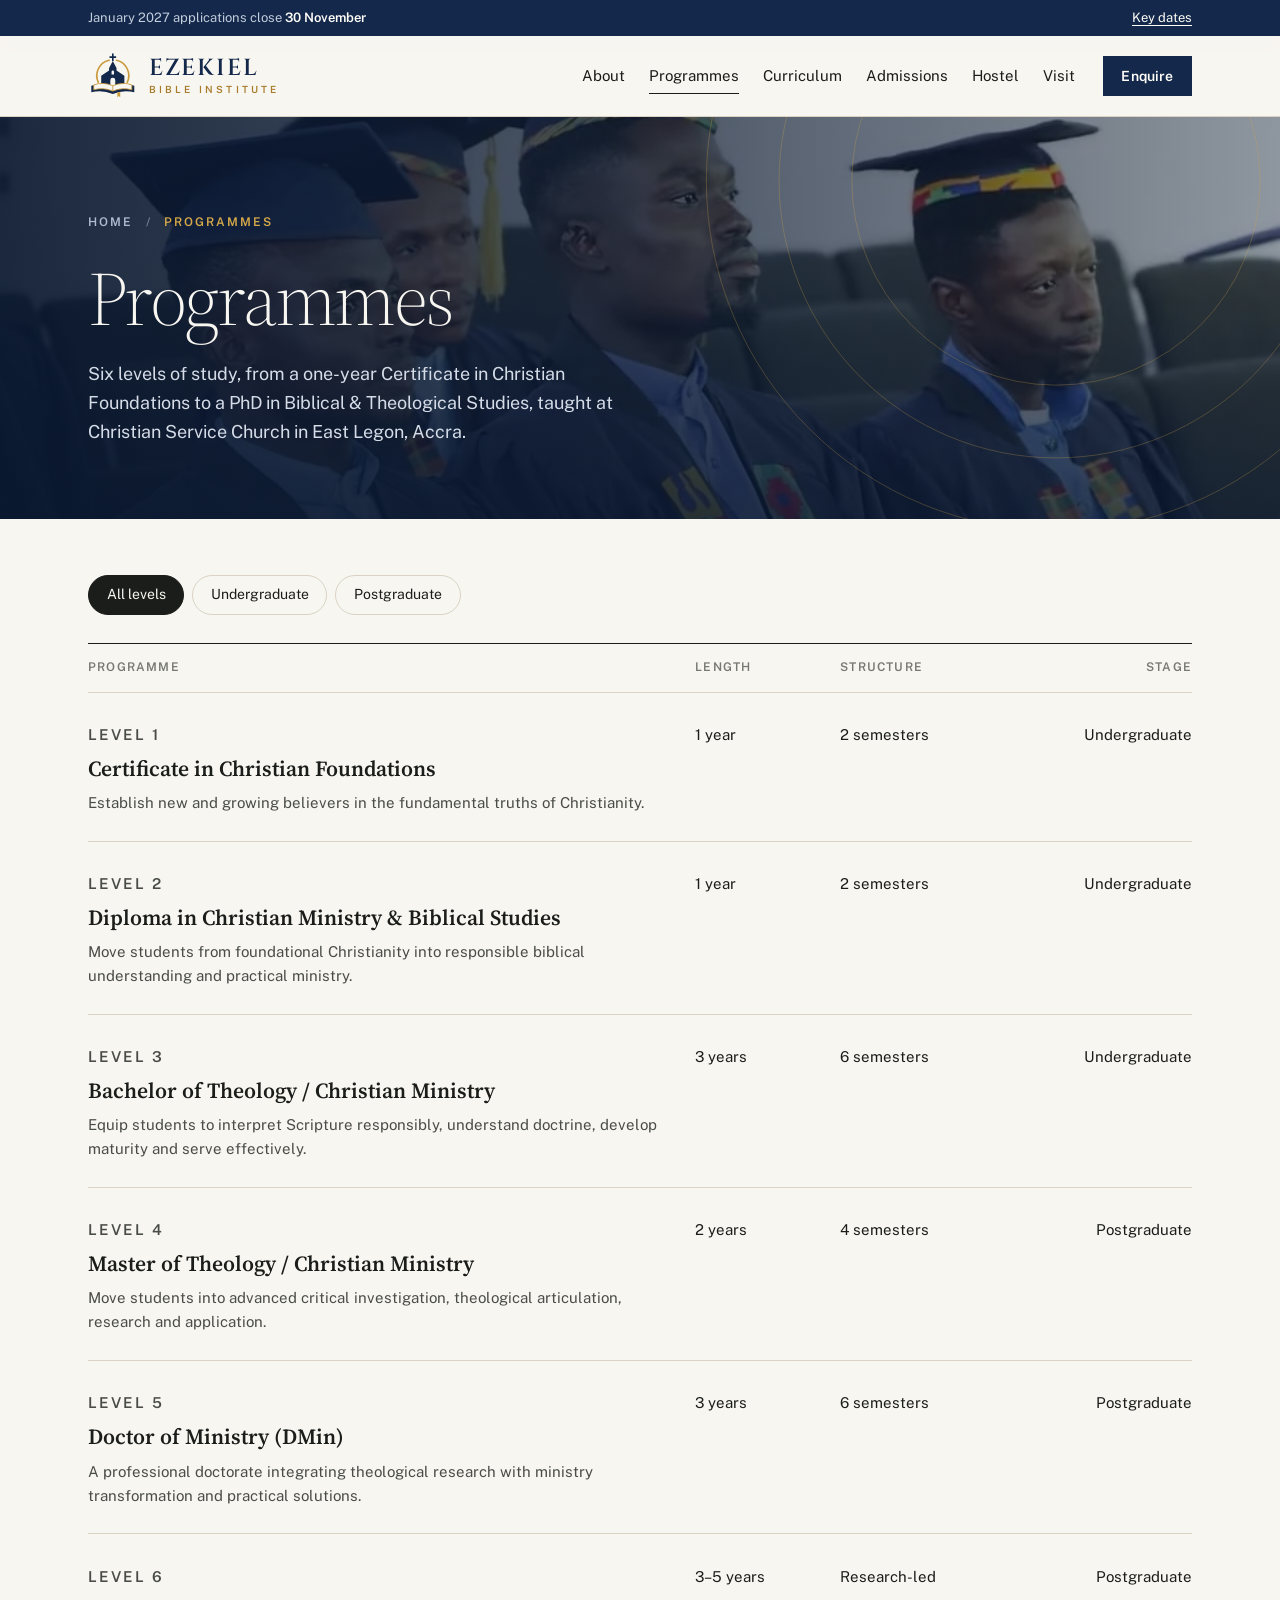
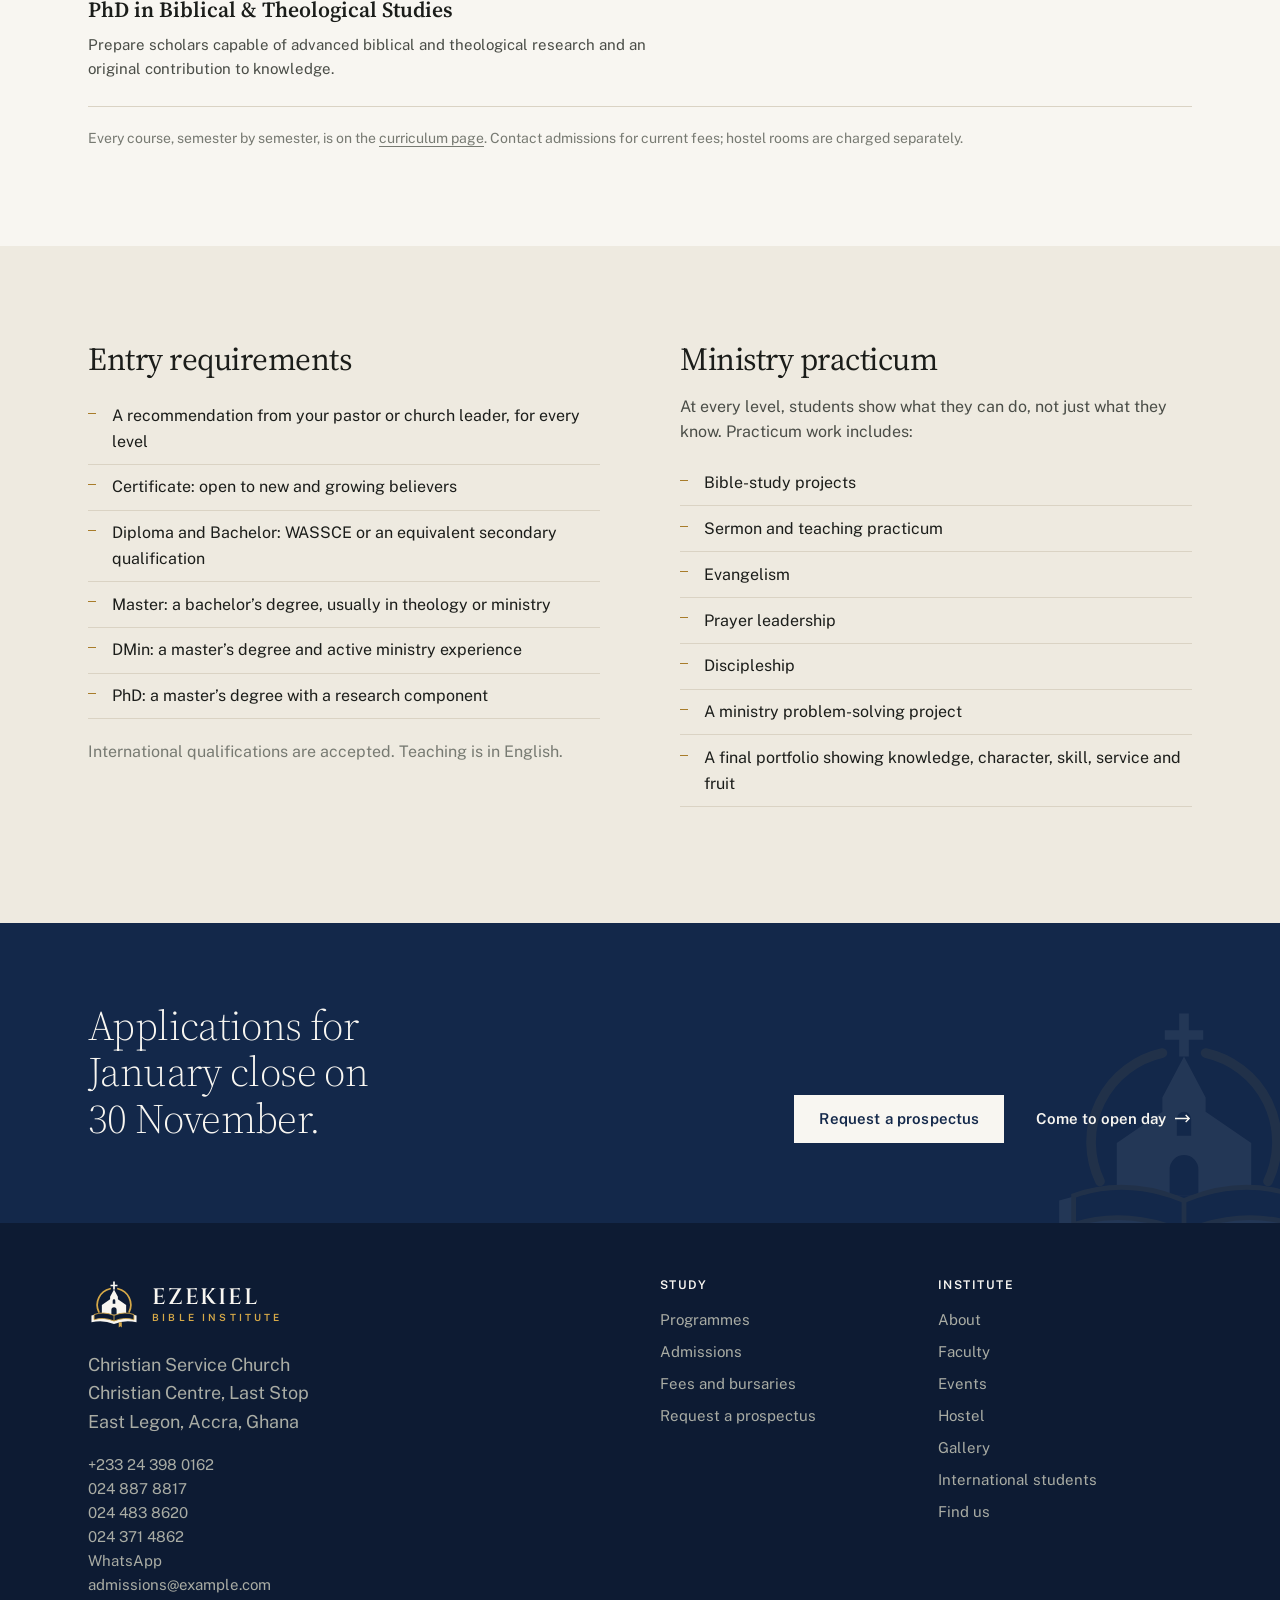
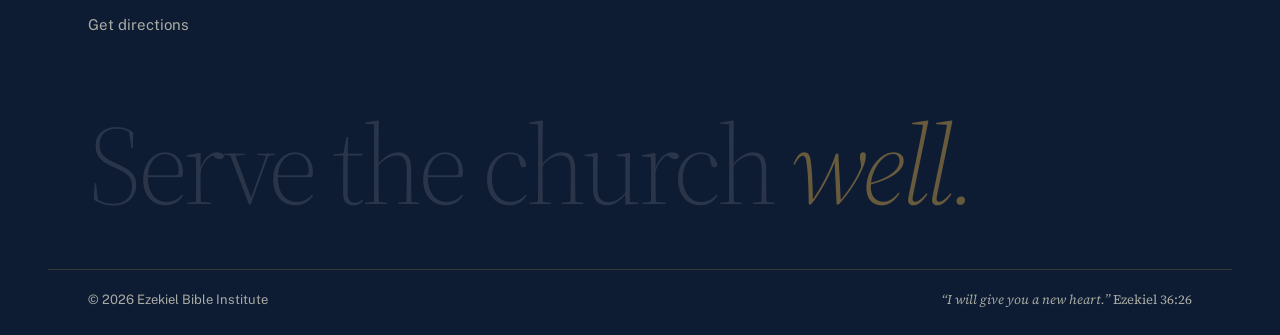
<file: programmes.html>
<!doctype html>
<html lang="en-GH">
<head>
  <meta charset="utf-8">
  <meta name="viewport" content="width=device-width, initial-scale=1, viewport-fit=cover">
  <title>Programmes | Ezekiel Bible Institute, Accra</title>
  <meta name="description" content="Bible and theology programmes in Accra, Ghana, from Certificate to PhD: Certificate in Christian Foundations, Diploma in Christian Ministry, Bachelor and Master of Theology, DMin and PhD.">
  <meta name="robots" content="index, follow, max-image-preview:large, max-snippet:-1">
  <link rel="canonical" href="https://ezekiel-bible-school.vercel.app/programmes">
  <meta name="geo.region" content="GH-AA">
  <meta name="geo.placename" content="East Legon, Accra">
  <meta name="theme-color" content="#fbf9f4">
  <meta property="og:title" content="Programmes | Ezekiel Bible Institute, Accra">
  <meta property="og:description" content="Bible and theology programmes in Accra, Ghana, from Certificate to PhD: Certificate in Christian Foundations, Diploma in Christian Ministry, Bachelor and Master of Theology, DMin and PhD.">
  <meta property="og:type" content="website">
  <meta property="og:locale" content="en_GH">
  <meta property="og:site_name" content="Ezekiel Bible Institute">
  <meta property="og:url" content="https://ezekiel-bible-school.vercel.app/programmes">
  <meta property="og:image" content="https://ezekiel-bible-school.vercel.app/og-image.jpg">
  <meta property="og:image:width" content="1200">
  <meta property="og:image:height" content="630">
  <meta property="og:image:alt" content="Ezekiel Bible Institute: Study Scripture closely. Serve the church well.">
  <meta name="twitter:card" content="summary_large_image">
  <meta name="twitter:image" content="https://ezekiel-bible-school.vercel.app/og-image.jpg">
  <link rel="icon" href="/favicon.ico" sizes="48x48">
  <link rel="icon" href="/favicon.svg" type="image/svg+xml">
  <link rel="apple-touch-icon" href="/apple-touch-icon.png">
  <link rel="manifest" href="/site.webmanifest">
  <link rel="alternate" type="text/plain" href="/llms.txt" title="Plain-text summary for AI assistants">
  <link rel="preconnect" href="https://fonts.googleapis.com">
  <link rel="preconnect" href="https://fonts.gstatic.com" crossorigin>
  <link rel="stylesheet" href="https://fonts.googleapis.com/css2?family=Source+Serif+4:ital,opsz,wght@0,8..60,300;0,8..60,400;0,8..60,600;1,8..60,300;1,8..60,400&family=Cinzel:wght@500;600&family=Public+Sans:wght@400;500;600&display=swap">
  <link rel="stylesheet" href="/styles.css">
  <script src="/main.js" defer></script>
  <script type="application/ld+json">{"@context":"https://schema.org","@type":"BreadcrumbList","itemListElement":[{"@type":"ListItem","position":1,"name":"Home","item":"https://ezekiel-bible-school.vercel.app/"},{"@type":"ListItem","position":2,"name":"Programmes","item":"https://ezekiel-bible-school.vercel.app/programmes"}]}</script>
  <script type="application/ld+json">{"@context":"https://schema.org","@type":"ItemList","name":"Programmes at Ezekiel Bible Institute","itemListElement":[{"@type":"ListItem","position":1,"item":{"@type":"Course","@id":"https://ezekiel-bible-school.vercel.app/curriculum#certificate","url":"https://ezekiel-bible-school.vercel.app/curriculum#certificate","name":"Certificate in Christian Foundations","description":"Establish new and growing believers in the fundamental truths of Christianity.","educationalLevel":"Undergraduate","timeRequired":"1 year","provider":{"@id":"https://ezekiel-bible-school.vercel.app/#org"},"inLanguage":"en","hasCourseInstance":{"@type":"CourseInstance","courseMode":"Onsite","location":{"@type":"Place","name":"Christian Service Church, Christian Centre, Last Stop, East Legon, Accra, Ghana","address":{"@type":"PostalAddress","streetAddress":"Christian Service Church, Christian Centre, Last Stop","addressLocality":"East Legon, Accra","addressRegion":"Greater Accra","addressCountry":"GH"}}},"syllabusSections":[{"@type":"Syllabus","name":"Semester 1","description":"CF 101 The Gospel and Salvation; CF 102 The Person of Jesus Christ; CF 103 The Holy Spirit; CF 104 Introduction to the Bible"},{"@type":"Syllabus","name":"Semester 2","description":"CF 105 Christian Identity and Sonship; CF 106 The Christian Life; CF 107 Introduction to Spiritual Growth; CF 108 Introduction to Christian Service"}]}},{"@type":"ListItem","position":2,"item":{"@type":"Course","@id":"https://ezekiel-bible-school.vercel.app/curriculum#diploma","url":"https://ezekiel-bible-school.vercel.app/curriculum#diploma","name":"Diploma in Christian Ministry & Biblical Studies","description":"Move students from foundational Christianity into responsible biblical understanding and practical ministry.","educationalLevel":"Undergraduate","timeRequired":"1 year","provider":{"@id":"https://ezekiel-bible-school.vercel.app/#org"},"inLanguage":"en","hasCourseInstance":{"@type":"CourseInstance","courseMode":"Onsite","location":{"@type":"Place","name":"Christian Service Church, Christian Centre, Last Stop, East Legon, Accra, Ghana","address":{"@type":"PostalAddress","streetAddress":"Christian Service Church, Christian Centre, Last Stop","addressLocality":"East Legon, Accra","addressRegion":"Greater Accra","addressCountry":"GH"}}},"syllabusSections":[{"@type":"Syllabus","name":"Semester 1","description":"DM 201 Principles of Biblical Interpretation; DM 202 Biblical Theology; DM 203 Spiritual Maturity; DM 204 Knowing God"},{"@type":"Syllabus","name":"Semester 2","description":"DM 205 Introduction to Christian Doctrine; DM 206 Prayer and Spiritual Life; DM 207 Evangelism and Discipleship; DM 208 Ministry Practicum I"}]}},{"@type":"ListItem","position":3,"item":{"@type":"Course","@id":"https://ezekiel-bible-school.vercel.app/curriculum#bachelor","url":"https://ezekiel-bible-school.vercel.app/curriculum#bachelor","name":"Bachelor of Theology / Christian Ministry","description":"Equip students to interpret Scripture responsibly, understand doctrine, develop maturity and serve effectively.","educationalLevel":"Undergraduate","timeRequired":"3 years","provider":{"@id":"https://ezekiel-bible-school.vercel.app/#org"},"inLanguage":"en","hasCourseInstance":{"@type":"CourseInstance","courseMode":"Onsite","location":{"@type":"Place","name":"Christian Service Church, Christian Centre, Last Stop, East Legon, Accra, Ghana","address":{"@type":"PostalAddress","streetAddress":"Christian Service Church, Christian Centre, Last Stop","addressLocality":"East Legon, Accra","addressRegion":"Greater Accra","addressCountry":"GH"}}},"syllabusSections":[{"@type":"Syllabus","name":"Year 1 · Semester 1","description":"BT 301 Old Testament Survey; BT 302 New Testament Survey; BT 303 Biblical Hermeneutics; BT 304 Christian Doctrine I: Doctrine of God; BT 305 Spiritual Formation I; BT 306 Introduction to Christian Ministry"},{"@type":"Syllabus","name":"Year 1 · Semester 2","description":"BT 307 Pentateuch and Historical Books; BT 308 Gospels and Acts; BT 309 Christian Doctrine II: Christology; BT 310 Christian Doctrine III: Pneumatology; BT 311 Prayer and Intercession; BT 312 Evangelism and Discipleship"},{"@type":"Syllabus","name":"Year 2 · Semester 3","description":"BT 401 Prophets and Wisdom Literature; BT 402 Pauline Epistles; BT 403 General Epistles and Revelation; BT 404 Soteriology; BT 405 Spiritual Growth and Christian Maturity; BT 406 Spiritual Gifts and Calling"},{"@type":"Syllabus","name":"Year 2 · Semester 4","description":"BT 407 Ecclesiology; BT 408 Eschatology; BT 409 Biblical Theology; BT 410 Christian Ethics; BT 411 Christian Leadership; BT 412 Preaching and Bible Teaching I"},{"@type":"Syllabus","name":"Year 3 · Semester 5","description":"BT 501 Christ-Centred Preaching II; BT 502 Pastoral Theology; BT 503 Church Leadership and Governance; BT 504 Church Organisation and Structure; BT 505 Ministry Administration; BT 506 Missions and Church Planting"},{"@type":"Syllabus","name":"Year 3 · Semester 6","description":"BT 507 Biblical Greek I; BT 508 Biblical Greek II; BT 509 Hebrew I; BT 510 Christian Counselling; BT 511 Ministry Ethics; BT 512 Bachelor Ministry Research Project"}]}},{"@type":"ListItem","position":4,"item":{"@type":"Course","@id":"https://ezekiel-bible-school.vercel.app/curriculum#master","url":"https://ezekiel-bible-school.vercel.app/curriculum#master","name":"Master of Theology / Christian Ministry","description":"Move students into advanced critical investigation, theological articulation, research and application.","educationalLevel":"Postgraduate","timeRequired":"2 years","provider":{"@id":"https://ezekiel-bible-school.vercel.app/#org"},"inLanguage":"en","hasCourseInstance":{"@type":"CourseInstance","courseMode":"Onsite","location":{"@type":"Place","name":"Christian Service Church, Christian Centre, Last Stop, East Legon, Accra, Ghana","address":{"@type":"PostalAddress","streetAddress":"Christian Service Church, Christian Centre, Last Stop","addressLocality":"East Legon, Accra","addressRegion":"Greater Accra","addressCountry":"GH"}}},"syllabusSections":[{"@type":"Syllabus","name":"Year 1 · Semester 1","description":"MT 601 Advanced Hermeneutics; MT 602 Advanced Biblical Theology; MT 603 Advanced Systematic Theology I; MT 604 Theology of Christ and Salvation; MT 605 Research Methods in Biblical Studies; MT 606 Biblical Greek III / Advanced Greek"},{"@type":"Syllabus","name":"Year 1 · Semester 2","description":"MT 607 Advanced Systematic Theology II; MT 608 Advanced Pneumatology; MT 609 Advanced Ecclesiology; MT 610 Advanced Eschatology; MT 611 Theology and Christian Ethics; MT 612 Biblical Hebrew II"},{"@type":"Syllabus","name":"Year 2 · Semester 3 · Specialisation","description":"MT 701–704 Biblical Studies; MT 711–714 Theology; MT 721–724 Christian Ministry; MT 731–734 Church Structure & Administration"},{"@type":"Syllabus","name":"Year 2 · Semester 4","description":"MT 741 Advanced Ministry Practicum; MT 742 Research Seminar; MT 743 Master's Thesis; MT 744 Thesis Defence"}]}},{"@type":"ListItem","position":5,"item":{"@type":"Course","@id":"https://ezekiel-bible-school.vercel.app/curriculum#dmin","url":"https://ezekiel-bible-school.vercel.app/curriculum#dmin","name":"Doctor of Ministry (DMin)","description":"A professional doctorate integrating theological research with ministry transformation and practical solutions.","educationalLevel":"Postgraduate","timeRequired":"3 years","provider":{"@id":"https://ezekiel-bible-school.vercel.app/#org"},"inLanguage":"en","hasCourseInstance":{"@type":"CourseInstance","courseMode":"Onsite","location":{"@type":"Place","name":"Christian Service Church, Christian Centre, Last Stop, East Legon, Accra, Ghana","address":{"@type":"PostalAddress","streetAddress":"Christian Service Church, Christian Centre, Last Stop","addressLocality":"East Legon, Accra","addressRegion":"Greater Accra","addressCountry":"GH"}}},"syllabusSections":[{"@type":"Syllabus","name":"Year 1 · Semester 1","description":"DMN 801 Advanced Theology of Ministry; DMN 802 Spiritual Formation and Ministerial Character; DMN 803 Advanced Biblical Leadership; DMN 804 Ministry Research Methods"},{"@type":"Syllabus","name":"Year 1 · Semester 2","description":"DMN 805 Church Health and Development; DMN 806 Strategic Ministry Leadership; DMN 807 Organisational Systems in the Church; DMN 808 Ministry Evaluation"},{"@type":"Syllabus","name":"Year 2 · Semester 3","description":"DMN 901 Advanced Discipleship Systems; DMN 902 Church Growth and Church Health; DMN 903 Leadership Development and Succession; DMN 904 Ministry Innovation"},{"@type":"Syllabus","name":"Year 2 · Semester 4","description":"DMN 905 Advanced Pastoral Theology; DMN 906 Spiritual Formation Systems; DMN 907 Missions and Community Transformation; DMN 908 Ministry Case Studies"},{"@type":"Syllabus","name":"Year 3 · Semester 5","description":"DMN 1001 Doctoral Research Seminar; DMN 1002 Ministry Project Design; DMN 1003 Field Research; DMN 1004 Ministry Intervention"},{"@type":"Syllabus","name":"Year 3 · Semester 6","description":"DMN 1005 Doctoral Ministry Project; DMN 1006 Dissertation / Project Writing; DMN 1007 Oral Defence; DMN 1008 Ministry Portfolio"}]}},{"@type":"ListItem","position":6,"item":{"@type":"Course","@id":"https://ezekiel-bible-school.vercel.app/curriculum#phd","url":"https://ezekiel-bible-school.vercel.app/curriculum#phd","name":"PhD in Biblical & Theological Studies","description":"Prepare scholars capable of advanced biblical and theological research and an original contribution to knowledge.","educationalLevel":"Postgraduate","timeRequired":"3–5 years","provider":{"@id":"https://ezekiel-bible-school.vercel.app/#org"},"inLanguage":"en","hasCourseInstance":{"@type":"CourseInstance","courseMode":"Onsite","location":{"@type":"Place","name":"Christian Service Church, Christian Centre, Last Stop, East Legon, Accra, Ghana","address":{"@type":"PostalAddress","streetAddress":"Christian Service Church, Christian Centre, Last Stop","addressLocality":"East Legon, Accra","addressRegion":"Greater Accra","addressCountry":"GH"}}},"syllabusSections":[{"@type":"Syllabus","name":"Year 1 · Semester 1","description":"PHD 1101 Philosophy of Biblical and Theological Research; PHD 1102 Advanced Research Methodology; PHD 1103 Advanced Greek; PHD 1104 Advanced Hebrew; PHD 1105 History of Biblical Interpretation"},{"@type":"Syllabus","name":"Year 1 · Semester 2","description":"PHD 1106 Advanced Biblical Theology; PHD 1107 Advanced Systematic Theology; PHD 1108 Historical Theology; PHD 1109 Contemporary Theological Scholarship; PHD 1110 Doctoral Research Seminar I"},{"@type":"Syllabus","name":"Year 2 · Specialisation tracks","description":"Track A Old Testament; Track B New Testament; Track C Systematic Theology; Track D Historical Theology; Track E Practical Theology"},{"@type":"Syllabus","name":"Year 2 · Semester 4","description":"PHD 1201 Doctoral Research Seminar II; PHD 1202 Research Proposal Development; PHD 1203 Comprehensive Examinations; PHD 1204 Language Examinations"},{"@type":"Syllabus","name":"Years 3–5 · Original research","description":"PHD 1301 Doctoral Dissertation; PHD 1302 Oral Defence"}]}}]}</script>
</head>
<body>
  <svg width="0" height="0" style="position:absolute" aria-hidden="true">
    <symbol id="mark" viewBox="0 0 120 120">
      <path d="M25 76A38 38 0 0 1 51 22.5M95 76A38 38 0 0 0 69 22.5" fill="none" stroke="var(--mark-gold)" stroke-width="4" stroke-linecap="round"/>
      <path d="M58 6h4v7h6v4h-6v7h-4v-7h-6v-4h6Z" fill="var(--mark-fg)"/>
      <path d="M60 24 69 41v6l19 13v22H32V60l19-13v-6Z" fill="var(--mark-fg)"/>
      <path d="M57 50a3 3 0 0 1 6 0v7h-6ZM54 82V71a6 6 0 0 1 12 0v11Z" fill="var(--mark-bg)"/>
      <path d="M8 84q26-8 52 2 26-10 52-2v16q-26-7-52 4-26-11-52-4Z" fill="var(--mark-fg)"/>
      <path d="M14 82q22-8 46 2 24-10 46-2v12q-22-7-46 3-24-10-46-3Z" fill="var(--mark-bg)" stroke="var(--mark-gold)" stroke-width="2"/>
      <path d="M60 84v13" stroke="var(--mark-gold)" stroke-width="2"/>
      <path d="M71 100h7v12l-3.5-3-3.5 3Z" fill="var(--mark-gold)"/>
    </symbol>
  </svg>

  <a class="skip" href="#main">Skip to content</a>

  <div class="notice">
    <div class="wrap notice__inner">
      <p><span class="notice__long">January 2027 applications close</span><span class="notice__short">Applications close</span> <strong>30 November</strong></p>
      <a href="/admissions">Key dates</a>
    </div>
  </div>

  <header class="header">
    <div class="wrap header__inner">
      <a class="logo" href="/" aria-label="Ezekiel Bible Institute, home">
        <svg class="logo__mark" aria-hidden="true"><use href="#mark"/></svg>
        <span class="logo__word">Ezekiel<span>Bible Institute</span></span>
      </a>

      <nav class="nav" aria-label="Primary">
        <a href="/about">About</a>
        <a href="/programmes" aria-current="page">Programmes</a>
        <a href="/curriculum">Curriculum</a>
        <a href="/admissions">Admissions</a>
        <a href="/hostel">Hostel</a>
        <a href="/visit">Visit</a>
        <a class="button button--sm" href="/enquire">Enquire</a>
      </nav>

      <button class="burger" type="button" aria-expanded="false" aria-controls="menu">
        <span class="burger__label">Menu</span>
        <span class="burger__icon" aria-hidden="true"><span></span><span></span></span>
      </button>
    </div>
  </header>

  <div class="menu" id="menu">
    <div class="menu__body wrap">
      <nav aria-label="Site">
        <ul class="menu__links">
          <li style="--i: 0"><a href="/">Home</a></li>
          <li style="--i: 1"><a href="/about">About</a></li>
          <li style="--i: 2"><a href="/programmes" aria-current="page">Programmes</a></li>
          <li style="--i: 3"><a href="/curriculum">Curriculum</a></li>
          <li style="--i: 4"><a href="/admissions">Admissions</a></li>
          <li style="--i: 5"><a href="/hostel">Hostel</a></li>
          <li style="--i: 6"><a href="/visit">Visit</a></li>
          <li style="--i: 7"><a href="/gallery">Gallery</a></li>
          <li style="--i: 8"><a href="/enquire">Enquire</a></li>
        </ul>
      </nav>
      <div class="menu__foot">
        <p class="menu__intake">January 2027 intake<br><span>Applications close 30 November</span></p>
        <p class="menu__contact">
          <a href="tel:+233243980162">+233 24 398 0162</a>
          <a href="https://wa.me/233243980162?text=Hello%2C%20I%27d%20like%20to%20know%20more%20about%20Ezekiel%20Bible%20Institute." rel="noopener">Chat on WhatsApp</a>
          <a href="mailto:admissions@example.com">admissions@example.com</a>
        </p>
      </div>
    </div>
  </div>

    <header class="page-head page-head--photo">
      <div class="page-head__photo" style="background-image: url(/img/photos/graduates-seated.webp)" aria-hidden="true"></div>
      <svg class="rings" viewBox="0 0 600 600" aria-hidden="true"><circle cx="300" cy="300" r="298"/><circle cx="300" cy="300" r="236"/><circle cx="300" cy="300" r="174"/></svg>
      <div class="wrap">
        <p class="crumb"><a href="/">Home</a> <span aria-hidden="true">/</span> Programmes</p>
        <h1>Programmes</h1>
        <p class="page-head__intro">Six levels of study, from a one-year Certificate in Christian Foundations to a PhD in Biblical &amp; Theological Studies, taught at Christian Service Church in East Legon, Accra.</p>
      </div>
    </header>

  <main id="main">
    <section class="section section--flush">
      <div class="wrap">
        <div class="filter" role="group" aria-label="Filter by stage">
          <button type="button" aria-pressed="true" data-group="all">All levels</button>
          <button type="button" aria-pressed="false" data-group="undergraduate">Undergraduate</button>
          <button type="button" aria-pressed="false" data-group="postgraduate">Postgraduate</button>
        </div>
        <table class="programmes">
          <thead>
            <tr>
              <th scope="col">Programme</th>
              <th scope="col">Length</th>
              <th scope="col">Structure</th>
              <th scope="col">Stage</th>
            </tr>
          </thead>
          <tbody>
            <tr data-group="undergraduate">
              <th scope="row"><a href="/curriculum#certificate"><span class="programmes__level">Level 1</span>Certificate in Christian Foundations</a><span>Establish new and growing believers in the fundamental truths of Christianity.</span></th>
              <td>1 year</td>
              <td>2 semesters</td>
              <td>Undergraduate</td>
            </tr>
            <tr data-group="undergraduate">
              <th scope="row"><a href="/curriculum#diploma"><span class="programmes__level">Level 2</span>Diploma in Christian Ministry & Biblical Studies</a><span>Move students from foundational Christianity into responsible biblical understanding and practical ministry.</span></th>
              <td>1 year</td>
              <td>2 semesters</td>
              <td>Undergraduate</td>
            </tr>
            <tr data-group="undergraduate">
              <th scope="row"><a href="/curriculum#bachelor"><span class="programmes__level">Level 3</span>Bachelor of Theology / Christian Ministry</a><span>Equip students to interpret Scripture responsibly, understand doctrine, develop maturity and serve effectively.</span></th>
              <td>3 years</td>
              <td>6 semesters</td>
              <td>Undergraduate</td>
            </tr>
            <tr data-group="postgraduate">
              <th scope="row"><a href="/curriculum#master"><span class="programmes__level">Level 4</span>Master of Theology / Christian Ministry</a><span>Move students into advanced critical investigation, theological articulation, research and application.</span></th>
              <td>2 years</td>
              <td>4 semesters</td>
              <td>Postgraduate</td>
            </tr>
            <tr data-group="postgraduate">
              <th scope="row"><a href="/curriculum#dmin"><span class="programmes__level">Level 5</span>Doctor of Ministry (DMin)</a><span>A professional doctorate integrating theological research with ministry transformation and practical solutions.</span></th>
              <td>3 years</td>
              <td>6 semesters</td>
              <td>Postgraduate</td>
            </tr>
            <tr data-group="postgraduate">
              <th scope="row"><a href="/curriculum#phd"><span class="programmes__level">Level 6</span>PhD in Biblical & Theological Studies</a><span>Prepare scholars capable of advanced biblical and theological research and an original contribution to knowledge.</span></th>
              <td>3–5 years</td>
              <td>Research-led</td>
              <td>Postgraduate</td>
            </tr>
          </tbody>
        </table>
        <p class="note">Every course, semester by semester, is on the <a href="/curriculum">curriculum page</a>. Contact admissions for current fees; hostel rooms are charged separately.</p>
      </div>
    </section>

    <section class="section section--tint">
      <div class="wrap columns">
        <div>
          <h2>Entry requirements</h2>
          <ul class="list">
            <li>A recommendation from your pastor or church leader, for every level</li>
            <li>Certificate: open to new and growing believers</li>
            <li>Diploma and Bachelor: WASSCE or an equivalent secondary qualification</li>
            <li>Master: a bachelor’s degree, usually in theology or ministry</li>
            <li>DMin: a master’s degree and active ministry experience</li>
            <li>PhD: a master’s degree with a research component</li>
          </ul>
          <p class="muted">International qualifications are accepted. Teaching is in English.</p>
        </div>
        <div>
          <h2>Ministry practicum</h2>
          <p>At every level, students show what they can do, not just what they know. Practicum work includes:</p>
          <ul class="list">
            <li>Bible-study projects</li>
            <li>Sermon and teaching practicum</li>
            <li>Evangelism</li>
            <li>Prayer leadership</li>
            <li>Discipleship</li>
            <li>A ministry problem-solving project</li>
            <li>A final portfolio showing knowledge, character, skill, service and fruit</li>
          </ul>
        </div>
      </div>
    </section>

    <section class="cta">
      <svg class="cta__mark" aria-hidden="true"><use href="#mark"/></svg>
      <svg class="rings" viewBox="0 0 600 600" aria-hidden="true"><circle cx="300" cy="300" r="298"/><circle cx="300" cy="300" r="236"/><circle cx="300" cy="300" r="174"/></svg>
      <div class="wrap cta__inner">
        <h2>Applications for January close on 30 November.</h2>
        <div class="cta__actions">
          <a class="button button--light" href="/enquire">Request a prospectus</a>
          <a class="link-arrow link-arrow--light" href="/visit">Come to open day</a>
        </div>
      </div>
    </section>

  </main>

  <footer class="footer">
    <div class="wrap footer__grid">
      <div class="footer__about">
        <a class="footer__logo" href="/">
          <svg class="logo__mark" aria-hidden="true"><use href="#mark"/></svg>
          <span class="logo__word">Ezekiel<span>Bible Institute</span></span>
        </a>
        <address>Christian Service Church<br>Christian Centre, Last Stop<br>East Legon, Accra, Ghana</address>
        <p><a href="tel:+233243980162">+233 24 398 0162</a><br><a href="tel:+233248878817">024 887 8817</a><br><a href="tel:+233244838620">024 483 8620</a><br><a href="tel:+233243714862">024 371 4862</a><br><a href="https://wa.me/233243980162?text=Hello%2C%20I%27d%20like%20to%20know%20more%20about%20Ezekiel%20Bible%20Institute." rel="noopener">WhatsApp</a><br><a href="mailto:admissions@example.com">admissions@example.com</a></p>
        <p><a href="https://www.google.com/maps/search/?api=1&query=Christian%20Service%20Church%2C%20Christian%20Centre%2C%20Last%20Stop%2C%20East%20Legon%2C%20Accra%2C%20Ghana" rel="noopener">Get directions</a></p>
      </div>
      <nav class="footer__nav" aria-label="Footer">
        <div>
          <h2>Study</h2>
          <ul>
            <li><a href="/programmes">Programmes</a></li>
            <li><a href="/admissions">Admissions</a></li>
            <li><a href="/admissions#fees">Fees and bursaries</a></li>
            <li><a href="/enquire">Request a prospectus</a></li>
          </ul>
        </div>
        <div>
          <h2>Institute</h2>
          <ul>
            <li><a href="/about">About</a></li>
            <li><a href="/about#faculty">Faculty</a></li>
            <li><a href="/visit">Events</a></li>
            <li><a href="/hostel">Hostel</a></li>
            <li><a href="/gallery">Gallery</a></li>
            <li><a href="/admissions#international">International students</a></li>
            <li><a href="/visit#find-us">Find us</a></li>
          </ul>
        </div>
      </nav>
    </div>
    <p class="wrap footer__statement" aria-hidden="true">Serve the church <em>well.</em></p>
    <div class="wrap footer__base">
      <p>&copy; <span data-year>2026</span> Ezekiel Bible Institute</p>
      <p class="footer__verse">“I will give you a new heart.” <span>Ezekiel 36:26</span></p>
    </div>
  </footer>
</body>
</html>
</file>
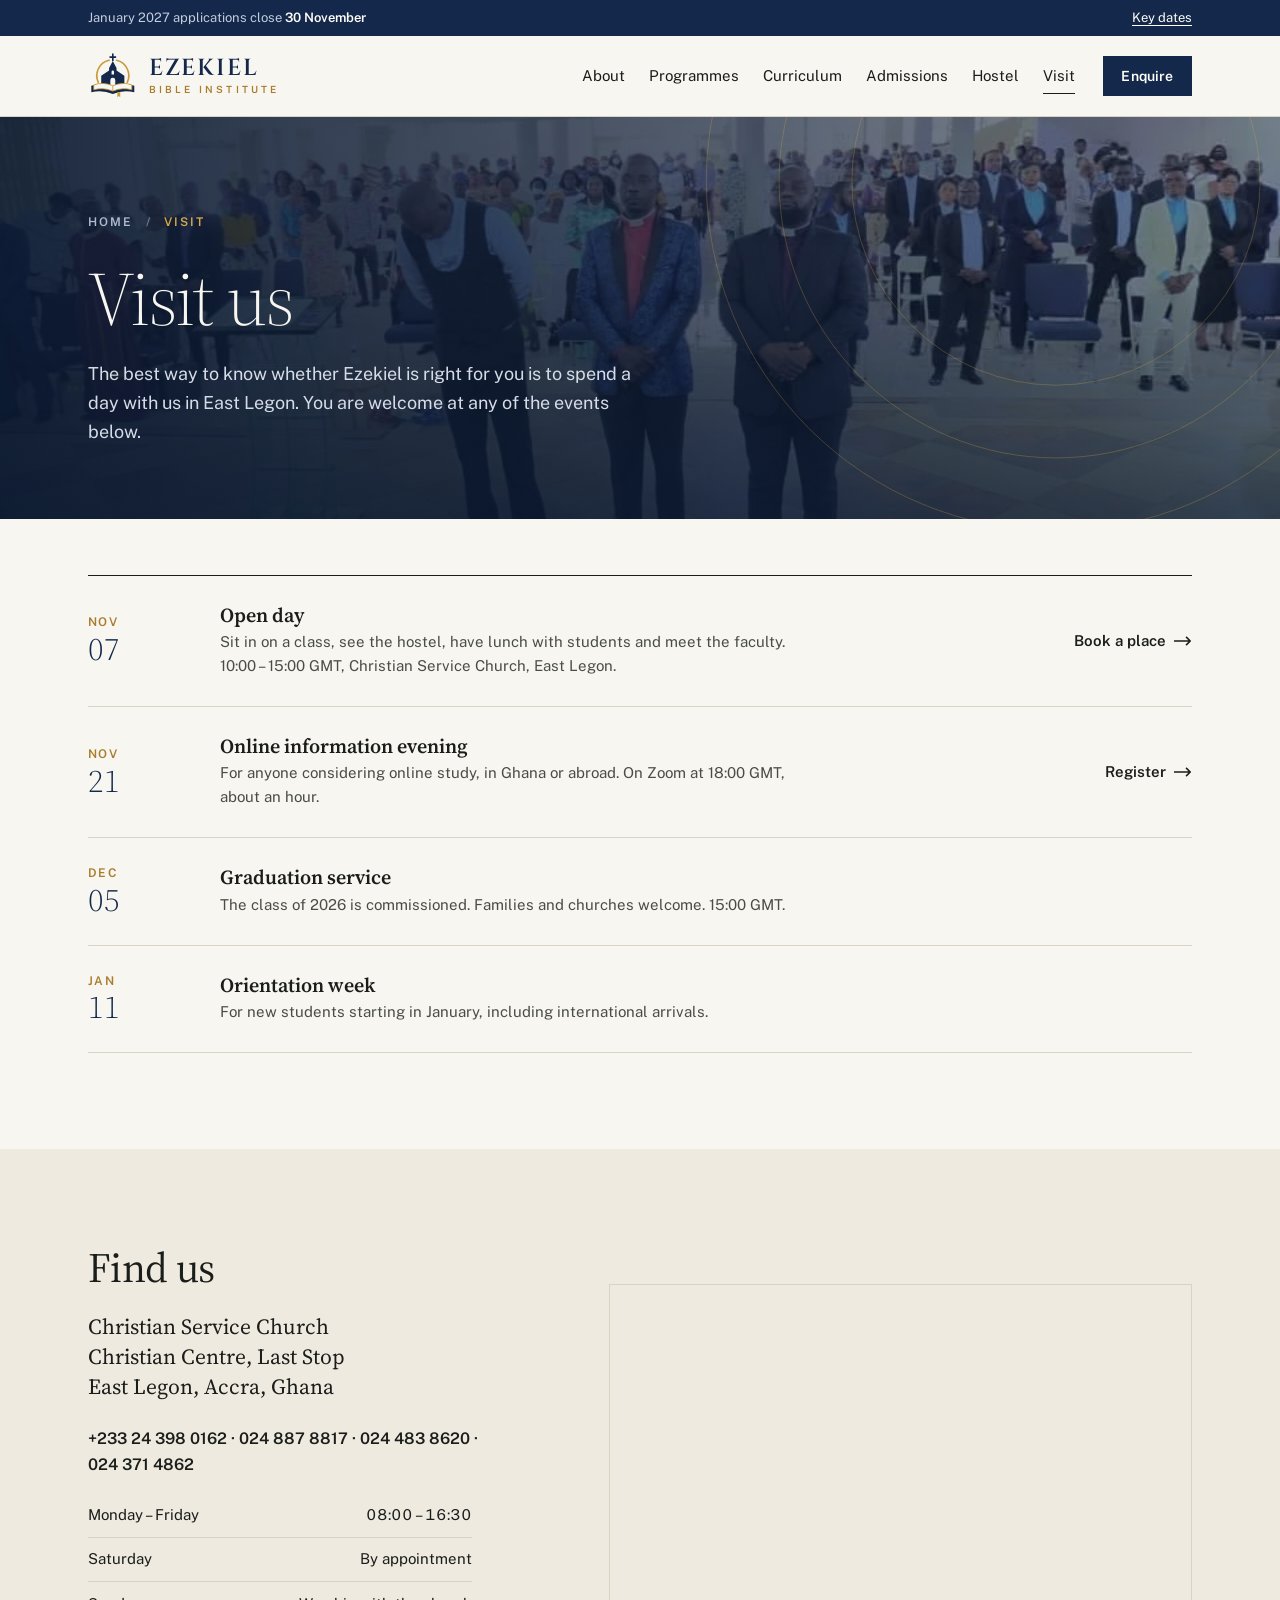
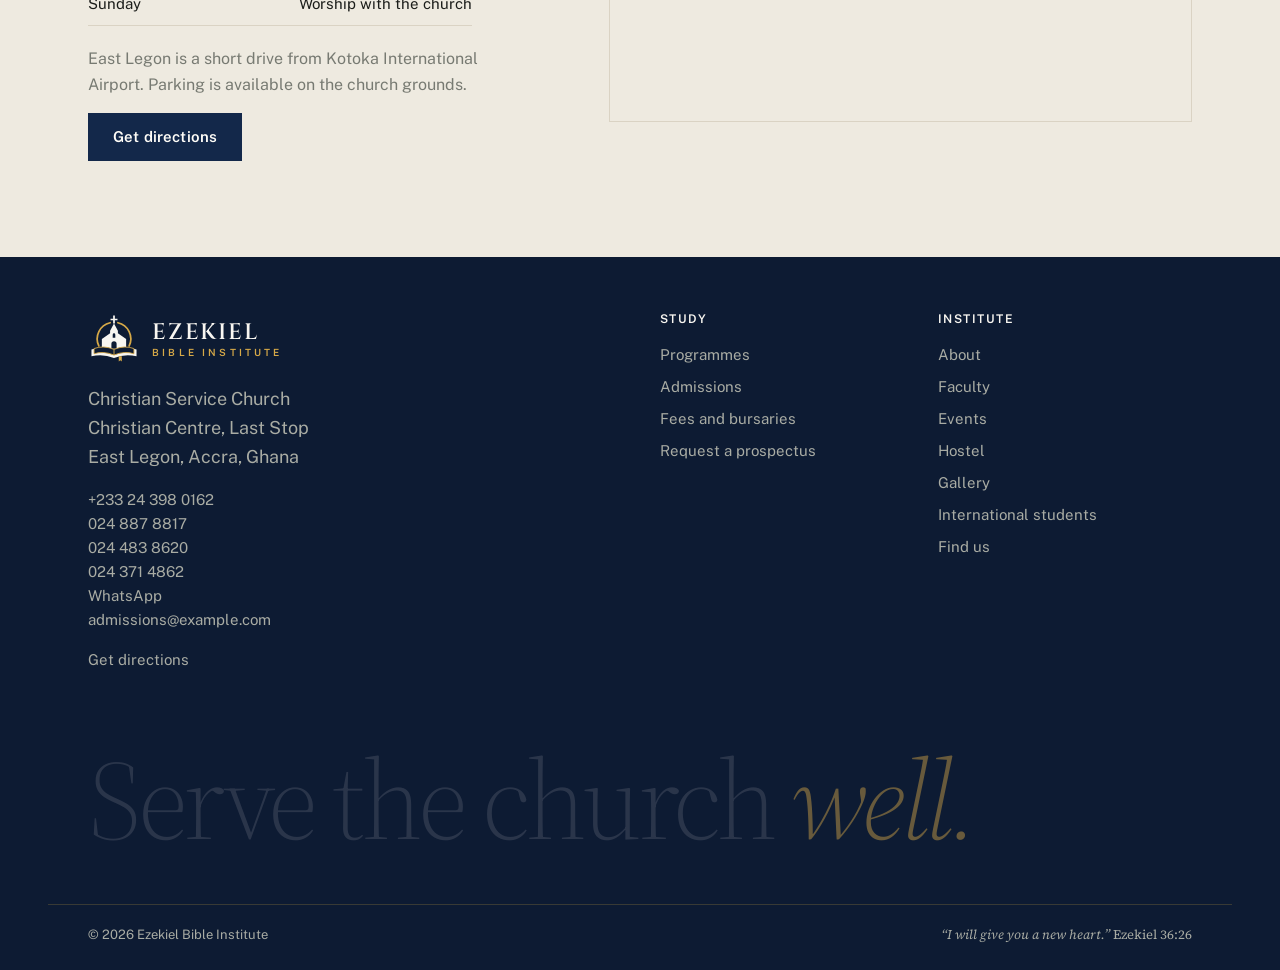
<file: visit.html>
<!doctype html>
<html lang="en-GH">
<head>
  <meta charset="utf-8">
  <meta name="viewport" content="width=device-width, initial-scale=1, viewport-fit=cover">
  <title>Visit | Ezekiel Bible Institute, Accra</title>
  <meta name="description" content="Visit Ezekiel Bible Institute at Christian Service Church, East Legon, Accra, Ghana. Open days, events, directions and office hours.">
  <meta name="robots" content="index, follow, max-image-preview:large, max-snippet:-1">
  <link rel="canonical" href="https://ezekiel-bible-school.vercel.app/visit">
  <meta name="geo.region" content="GH-AA">
  <meta name="geo.placename" content="East Legon, Accra">
  <meta name="theme-color" content="#fbf9f4">
  <meta property="og:title" content="Visit | Ezekiel Bible Institute, Accra">
  <meta property="og:description" content="Visit Ezekiel Bible Institute at Christian Service Church, East Legon, Accra, Ghana. Open days, events, directions and office hours.">
  <meta property="og:type" content="website">
  <meta property="og:locale" content="en_GH">
  <meta property="og:site_name" content="Ezekiel Bible Institute">
  <meta property="og:url" content="https://ezekiel-bible-school.vercel.app/visit">
  <meta property="og:image" content="https://ezekiel-bible-school.vercel.app/og-image.jpg">
  <meta property="og:image:width" content="1200">
  <meta property="og:image:height" content="630">
  <meta property="og:image:alt" content="Ezekiel Bible Institute: Study Scripture closely. Serve the church well.">
  <meta name="twitter:card" content="summary_large_image">
  <meta name="twitter:image" content="https://ezekiel-bible-school.vercel.app/og-image.jpg">
  <link rel="icon" href="/favicon.ico" sizes="48x48">
  <link rel="icon" href="/favicon.svg" type="image/svg+xml">
  <link rel="apple-touch-icon" href="/apple-touch-icon.png">
  <link rel="manifest" href="/site.webmanifest">
  <link rel="alternate" type="text/plain" href="/llms.txt" title="Plain-text summary for AI assistants">
  <link rel="preconnect" href="https://fonts.googleapis.com">
  <link rel="preconnect" href="https://fonts.gstatic.com" crossorigin>
  <link rel="stylesheet" href="https://fonts.googleapis.com/css2?family=Source+Serif+4:ital,opsz,wght@0,8..60,300;0,8..60,400;0,8..60,600;1,8..60,300;1,8..60,400&family=Cinzel:wght@500;600&family=Public+Sans:wght@400;500;600&display=swap">
  <link rel="stylesheet" href="/styles.css">
  <script src="/main.js" defer></script>
  <script type="application/ld+json">{"@context":"https://schema.org","@type":"BreadcrumbList","itemListElement":[{"@type":"ListItem","position":1,"name":"Home","item":"https://ezekiel-bible-school.vercel.app/"},{"@type":"ListItem","position":2,"name":"Visit","item":"https://ezekiel-bible-school.vercel.app/visit"}]}</script>
  <script type="application/ld+json">{"@context":"https://schema.org","@type":"Event","name":"Open day, Ezekiel Bible Institute","description":"Sit in on a class, have lunch with students and meet the faculty.","startDate":"2026-11-07T10:00:00+00:00","endDate":"2026-11-07T15:00:00+00:00","eventStatus":"https://schema.org/EventScheduled","organizer":{"@id":"https://ezekiel-bible-school.vercel.app/#org"},"isAccessibleForFree":true,"eventAttendanceMode":"https://schema.org/OfflineEventAttendanceMode","location":{"@type":"Place","name":"Christian Service Church, Christian Centre, Last Stop, East Legon, Accra, Ghana","address":{"@type":"PostalAddress","streetAddress":"Christian Service Church, Christian Centre, Last Stop","addressLocality":"East Legon, Accra","addressRegion":"Greater Accra","addressCountry":"GH"}}}</script>
  <script type="application/ld+json">{"@context":"https://schema.org","@type":"Event","name":"Online information evening, Ezekiel Bible Institute","description":"For anyone considering online study, in Ghana or abroad. On Zoom.","startDate":"2026-11-21T18:00:00+00:00","endDate":"2026-11-21T19:00:00+00:00","eventStatus":"https://schema.org/EventScheduled","organizer":{"@id":"https://ezekiel-bible-school.vercel.app/#org"},"isAccessibleForFree":true,"eventAttendanceMode":"https://schema.org/OnlineEventAttendanceMode","location":{"@type":"VirtualLocation","url":"https://ezekiel-bible-school.vercel.app/enquire"}}</script>
  <script type="application/ld+json">{"@context":"https://schema.org","@type":"Event","name":"Graduation service, Ezekiel Bible Institute","description":"The class of 2026 is commissioned. Families and churches welcome.","startDate":"2026-12-05T15:00:00+00:00","endDate":"2026-12-05T17:00:00+00:00","eventStatus":"https://schema.org/EventScheduled","organizer":{"@id":"https://ezekiel-bible-school.vercel.app/#org"},"isAccessibleForFree":true,"eventAttendanceMode":"https://schema.org/OfflineEventAttendanceMode","location":{"@type":"Place","name":"Christian Service Church, Christian Centre, Last Stop, East Legon, Accra, Ghana","address":{"@type":"PostalAddress","streetAddress":"Christian Service Church, Christian Centre, Last Stop","addressLocality":"East Legon, Accra","addressRegion":"Greater Accra","addressCountry":"GH"}}}</script>
</head>
<body>
  <svg width="0" height="0" style="position:absolute" aria-hidden="true">
    <symbol id="mark" viewBox="0 0 120 120">
      <path d="M25 76A38 38 0 0 1 51 22.5M95 76A38 38 0 0 0 69 22.5" fill="none" stroke="var(--mark-gold)" stroke-width="4" stroke-linecap="round"/>
      <path d="M58 6h4v7h6v4h-6v7h-4v-7h-6v-4h6Z" fill="var(--mark-fg)"/>
      <path d="M60 24 69 41v6l19 13v22H32V60l19-13v-6Z" fill="var(--mark-fg)"/>
      <path d="M57 50a3 3 0 0 1 6 0v7h-6ZM54 82V71a6 6 0 0 1 12 0v11Z" fill="var(--mark-bg)"/>
      <path d="M8 84q26-8 52 2 26-10 52-2v16q-26-7-52 4-26-11-52-4Z" fill="var(--mark-fg)"/>
      <path d="M14 82q22-8 46 2 24-10 46-2v12q-22-7-46 3-24-10-46-3Z" fill="var(--mark-bg)" stroke="var(--mark-gold)" stroke-width="2"/>
      <path d="M60 84v13" stroke="var(--mark-gold)" stroke-width="2"/>
      <path d="M71 100h7v12l-3.5-3-3.5 3Z" fill="var(--mark-gold)"/>
    </symbol>
  </svg>

  <a class="skip" href="#main">Skip to content</a>

  <div class="notice">
    <div class="wrap notice__inner">
      <p><span class="notice__long">January 2027 applications close</span><span class="notice__short">Applications close</span> <strong>30 November</strong></p>
      <a href="/admissions">Key dates</a>
    </div>
  </div>

  <header class="header">
    <div class="wrap header__inner">
      <a class="logo" href="/" aria-label="Ezekiel Bible Institute, home">
        <svg class="logo__mark" aria-hidden="true"><use href="#mark"/></svg>
        <span class="logo__word">Ezekiel<span>Bible Institute</span></span>
      </a>

      <nav class="nav" aria-label="Primary">
        <a href="/about">About</a>
        <a href="/programmes">Programmes</a>
        <a href="/curriculum">Curriculum</a>
        <a href="/admissions">Admissions</a>
        <a href="/hostel">Hostel</a>
        <a href="/visit" aria-current="page">Visit</a>
        <a class="button button--sm" href="/enquire">Enquire</a>
      </nav>

      <button class="burger" type="button" aria-expanded="false" aria-controls="menu">
        <span class="burger__label">Menu</span>
        <span class="burger__icon" aria-hidden="true"><span></span><span></span></span>
      </button>
    </div>
  </header>

  <div class="menu" id="menu">
    <div class="menu__body wrap">
      <nav aria-label="Site">
        <ul class="menu__links">
          <li style="--i: 0"><a href="/">Home</a></li>
          <li style="--i: 1"><a href="/about">About</a></li>
          <li style="--i: 2"><a href="/programmes">Programmes</a></li>
          <li style="--i: 3"><a href="/curriculum">Curriculum</a></li>
          <li style="--i: 4"><a href="/admissions">Admissions</a></li>
          <li style="--i: 5"><a href="/hostel">Hostel</a></li>
          <li style="--i: 6"><a href="/visit" aria-current="page">Visit</a></li>
          <li style="--i: 7"><a href="/gallery">Gallery</a></li>
          <li style="--i: 8"><a href="/enquire">Enquire</a></li>
        </ul>
      </nav>
      <div class="menu__foot">
        <p class="menu__intake">January 2027 intake<br><span>Applications close 30 November</span></p>
        <p class="menu__contact">
          <a href="tel:+233243980162">+233 24 398 0162</a>
          <a href="https://wa.me/233243980162?text=Hello%2C%20I%27d%20like%20to%20know%20more%20about%20Ezekiel%20Bible%20Institute." rel="noopener">Chat on WhatsApp</a>
          <a href="mailto:admissions@example.com">admissions@example.com</a>
        </p>
      </div>
    </div>
  </div>

    <header class="page-head page-head--photo">
      <div class="page-head__photo" style="background-image: url(/img/photos/ministers-before-congregation.webp)" aria-hidden="true"></div>
      <svg class="rings" viewBox="0 0 600 600" aria-hidden="true"><circle cx="300" cy="300" r="298"/><circle cx="300" cy="300" r="236"/><circle cx="300" cy="300" r="174"/></svg>
      <div class="wrap">
        <p class="crumb"><a href="/">Home</a> <span aria-hidden="true">/</span> Visit</p>
        <h1>Visit us</h1>
        <p class="page-head__intro">The best way to know whether Ezekiel is right for you is to spend a day with us in East Legon. You are welcome at any of the events below.</p>
      </div>
    </header>

  <main id="main">
    <section class="section section--flush">
      <div class="wrap">
        <ul class="events events--full">
          <li>
            <time datetime="2026-11-07"><span>Nov</span> 07</time>
            <div><h3>Open day</h3><p>Sit in on a class, see the hostel, have lunch with students and meet the faculty. 10:00 – 15:00 GMT, Christian Service Church, East Legon.</p></div>
            <a class="link-arrow" href="/enquire">Book a place</a>
          </li>
          <li>
            <time datetime="2026-11-21"><span>Nov</span> 21</time>
            <div><h3>Online information evening</h3><p>For anyone considering online study, in Ghana or abroad. On Zoom at 18:00 GMT, about an hour.</p></div>
            <a class="link-arrow" href="/enquire">Register</a>
          </li>
          <li>
            <time datetime="2026-12-05"><span>Dec</span> 05</time>
            <div><h3>Graduation service</h3><p>The class of 2026 is commissioned. Families and churches welcome. 15:00 GMT.</p></div>
          </li>
          <li>
            <time datetime="2027-01-11"><span>Jan</span> 11</time>
            <div><h3>Orientation week</h3><p>For new students starting in January, including international arrivals.</p></div>
          </li>
        </ul>
      </div>
    </section>

    <section class="section section--tint location" id="find-us">
      <div class="wrap location__grid">
        <div>
          <h2>Find us</h2>
          <address class="location__address">Christian Service Church<br>Christian Centre, Last Stop<br>East Legon, Accra, Ghana</address>
          <p class="phones"><a href="tel:+233243980162">+233 24 398 0162</a> · <a href="tel:+233248878817">024 887 8817</a> · <a href="tel:+233244838620">024 483 8620</a> · <a href="tel:+233243714862">024 371 4862</a></p>
          <dl class="hours">
            <div><dt>Monday – Friday</dt><dd>08:00 – 16:30</dd></div>
            <div><dt>Saturday</dt><dd>By appointment</dd></div>
            <div><dt>Sunday</dt><dd>Worship with the church</dd></div>
          </dl>
          <p class="muted">East Legon is a short drive from Kotoka International Airport. Parking is available on the church grounds.</p>
          <div class="location__actions">
            <a class="button" href="https://www.google.com/maps/search/?api=1&query=Christian%20Service%20Church%2C%20Christian%20Centre%2C%20Last%20Stop%2C%20East%20Legon%2C%20Accra%2C%20Ghana" rel="noopener">Get directions</a>
          </div>
        </div>
        <div class="map">
          <iframe src="https://maps.google.com/maps?q=Christian%20Service%20Church%2C%20Christian%20Centre%2C%20Last%20Stop%2C%20East%20Legon%2C%20Accra%2C%20Ghana&z=15&output=embed" title="Map showing Christian Service Church, East Legon, Accra" loading="lazy" referrerpolicy="no-referrer-when-downgrade" allowfullscreen></iframe>
        </div>
      </div>
    </section>
  </main>

  <footer class="footer">
    <div class="wrap footer__grid">
      <div class="footer__about">
        <a class="footer__logo" href="/">
          <svg class="logo__mark" aria-hidden="true"><use href="#mark"/></svg>
          <span class="logo__word">Ezekiel<span>Bible Institute</span></span>
        </a>
        <address>Christian Service Church<br>Christian Centre, Last Stop<br>East Legon, Accra, Ghana</address>
        <p><a href="tel:+233243980162">+233 24 398 0162</a><br><a href="tel:+233248878817">024 887 8817</a><br><a href="tel:+233244838620">024 483 8620</a><br><a href="tel:+233243714862">024 371 4862</a><br><a href="https://wa.me/233243980162?text=Hello%2C%20I%27d%20like%20to%20know%20more%20about%20Ezekiel%20Bible%20Institute." rel="noopener">WhatsApp</a><br><a href="mailto:admissions@example.com">admissions@example.com</a></p>
        <p><a href="https://www.google.com/maps/search/?api=1&query=Christian%20Service%20Church%2C%20Christian%20Centre%2C%20Last%20Stop%2C%20East%20Legon%2C%20Accra%2C%20Ghana" rel="noopener">Get directions</a></p>
      </div>
      <nav class="footer__nav" aria-label="Footer">
        <div>
          <h2>Study</h2>
          <ul>
            <li><a href="/programmes">Programmes</a></li>
            <li><a href="/admissions">Admissions</a></li>
            <li><a href="/admissions#fees">Fees and bursaries</a></li>
            <li><a href="/enquire">Request a prospectus</a></li>
          </ul>
        </div>
        <div>
          <h2>Institute</h2>
          <ul>
            <li><a href="/about">About</a></li>
            <li><a href="/about#faculty">Faculty</a></li>
            <li><a href="/visit">Events</a></li>
            <li><a href="/hostel">Hostel</a></li>
            <li><a href="/gallery">Gallery</a></li>
            <li><a href="/admissions#international">International students</a></li>
            <li><a href="/visit#find-us">Find us</a></li>
          </ul>
        </div>
      </nav>
    </div>
    <p class="wrap footer__statement" aria-hidden="true">Serve the church <em>well.</em></p>
    <div class="wrap footer__base">
      <p>&copy; <span data-year>2026</span> Ezekiel Bible Institute</p>
      <p class="footer__verse">“I will give you a new heart.” <span>Ezekiel 36:26</span></p>
    </div>
  </footer>
</body>
</html>
</file>
<file: styles.css>
:root {
  --paper: #f8f6f1;
  --paper-2: #eeeae0;
  --white: #fffdf8;
  --ink: #1b1d1a;
  --ink-2: #4a4d47;
  --ink-3: #777a72;
  --rule: #dad3c4;
  --navy: #13284a;
  --navy-2: #1f3a66;
  --navy-ink: #c3cddd;
  --gold: #a87c2a;
  --gold-bright: #d6a948;
  --error: #a3312b;

  --serif: "Source Serif 4", Georgia, serif;
  --sans: "Public Sans", -apple-system, BlinkMacSystemFont, "Segoe UI", sans-serif;

  --wrap: 74rem;
  --pad: 1.25rem;
  --header-h: 4.25rem;
  --ease: cubic-bezier(0.65, 0, 0.35, 1);
  --ease-out: cubic-bezier(0.22, 1, 0.36, 1);
}

@media (min-width: 48em) {
  :root { --pad: 2.5rem; --header-h: 5rem; }
}

*, *::before, *::after { box-sizing: border-box; }

html {
  -webkit-text-size-adjust: 100%;
  scroll-behavior: smooth;
  scroll-padding-top: calc(var(--header-h) + 1rem);
}

body {
  margin: 0;
  background: var(--paper);
  color: var(--ink);
  font: 400 1rem/1.6 var(--sans);
  text-rendering: optimizeLegibility;
  -webkit-font-smoothing: antialiased;
}

h1, h2, h3 {
  margin: 0;
  font-family: var(--serif);
  font-weight: 400;
  line-height: 1.12;
  letter-spacing: -0.015em;
  text-wrap: balance;
}
h2 { font-size: clamp(1.75rem, 1.35rem + 1.8vw, 2.6rem); }
h3, .h3 { font-size: 1.25rem; font-weight: 600; letter-spacing: 0; }
p { margin: 0 0 1rem; }
a { color: inherit; text-underline-offset: 0.2em; text-decoration-thickness: 1px; }
ul, ol { margin: 0; padding: 0; list-style: none; }
dl, dd { margin: 0; }
address { font-style: normal; }
button, input, select, textarea { font: inherit; color: inherit; }

:focus-visible { outline: 2px solid var(--gold); outline-offset: 3px; }

.wrap {
  width: 100%;
  max-width: var(--wrap);
  margin-inline: auto;
  padding-inline: var(--pad);
}

.muted { color: var(--ink-3); }

.skip {
  position: absolute;
  top: -100px;
  left: 1rem;
  z-index: 100;
  padding: 0.6rem 1rem;
  background: var(--ink);
  color: var(--white);
}
.skip:focus { top: 1rem; }

/* Buttons and links */
.button {
  display: inline-flex;
  align-items: center;
  justify-content: center;
  min-height: 3rem;
  padding: 0 1.5rem;
  border: 1px solid var(--navy);
  border-radius: 0;
  background: var(--navy);
  color: var(--white);
  font-size: 0.9375rem;
  font-weight: 600;
  letter-spacing: 0.01em;
  text-decoration: none;
  cursor: pointer;
  transition: background-color 0.2s, color 0.2s, border-color 0.2s;
}
.button:hover { background: var(--navy-2); border-color: var(--navy-2); }
.button--sm { min-height: 2.5rem; padding: 0 1.1rem; font-size: 0.875rem; }
.button--light { background: var(--paper); border-color: var(--paper); color: var(--navy); }
.button--light:hover { background: transparent; border-color: var(--paper); color: var(--paper); }

.link-arrow {
  display: inline-flex;
  align-items: center;
  gap: 0.5rem;
  font-size: 0.9375rem;
  font-weight: 600;
  text-decoration: none;
}
.link-arrow::after {
  content: "";
  width: 1.1rem;
  height: 0.6rem;
  background: currentColor;
  -webkit-mask: url("data:image/svg+xml,%3Csvg xmlns='http://www.w3.org/2000/svg' viewBox='0 0 18 10'%3E%3Cpath d='M0 5h16M12 1l4 4-4 4' fill='none' stroke='black' stroke-width='1.5'/%3E%3C/svg%3E") center / contain no-repeat;
          mask: url("data:image/svg+xml,%3Csvg xmlns='http://www.w3.org/2000/svg' viewBox='0 0 18 10'%3E%3Cpath d='M0 5h16M12 1l4 4-4 4' fill='none' stroke='black' stroke-width='1.5'/%3E%3C/svg%3E") center / contain no-repeat;
  transition: transform 0.25s var(--ease-out);
}
.link-arrow:hover::after { transform: translateX(4px); }
.link-arrow--light { color: var(--paper); }

/* Notice */
.notice {
  background: var(--navy);
  color: var(--navy-ink);
  font-size: 0.8125rem;
}
.notice__inner {
  display: flex;
  justify-content: space-between;
  align-items: center;
  gap: 1rem;
  min-height: 2.25rem;
}
.notice p { margin: 0; }
.notice strong { color: var(--white); font-weight: 600; }
.notice a { color: var(--white); white-space: nowrap; }
.notice__long { display: none; }
@media (min-width: 30em) {
  .notice__long { display: inline; }
  .notice__short { display: none; }
}

/* Header */
.header {
  position: sticky;
  top: 0;
  z-index: 30;
  background: color-mix(in srgb, var(--paper) 92%, transparent);
  -webkit-backdrop-filter: blur(12px);
          backdrop-filter: blur(12px);
  border-bottom: 1px solid var(--rule);
  transition: background-color 0.4s var(--ease), border-color 0.4s var(--ease);
}
.header__inner {
  display: flex;
  align-items: center;
  justify-content: space-between;
  height: var(--header-h);
}

.logo {
  --mark-fg: var(--navy);
  --mark-bg: var(--paper);
  --mark-gold: #c99a3a;
  display: flex;
  align-items: center;
  gap: 0.7rem;
  color: var(--navy);
  text-decoration: none;
}
.logo__mark { width: 2.75rem; height: 2.75rem; flex: none; }
.logo__word {
  display: flex;
  flex-direction: column;
  font-family: "Cinzel", var(--serif);
  font-size: 1.3rem;
  font-weight: 600;
  line-height: 1;
  letter-spacing: 0.08em;
  text-transform: uppercase;
  transition: color 0.4s var(--ease);
}
.logo__word span {
  margin-top: 0.3rem;
  font-family: var(--sans);
  font-size: 0.56rem;
  letter-spacing: 0.32em;
  color: var(--gold);
  transition: color 0.4s var(--ease);
}
@media (min-width: 48em) {
  .logo__mark { width: 3.1rem; height: 3.1rem; }
  .logo__word { font-size: 1.45rem; }
  .logo__word span { font-size: 0.62rem; }
}

.nav { display: none; }

@media (min-width: 64em) {
  .nav { display: flex; align-items: center; gap: 2rem; }
  .nav a:not(.button) {
    position: relative;
    padding: 0.4rem 0;
    font-size: 0.9375rem;
    text-decoration: none;
  }
  .nav a:not(.button)::after {
    content: "";
    position: absolute;
    inset: auto 0 0 0;
    height: 1px;
    background: currentColor;
    transform: scaleX(0);
    transform-origin: right;
    transition: transform 0.35s var(--ease-out);
  }
  .nav a:not(.button):hover::after,
  .nav a[aria-current="page"]::after { transform: scaleX(1); transform-origin: left; }
  .nav .button { margin-left: 0.25rem; }
}

/* Burger */
.burger {
  display: inline-flex;
  align-items: center;
  gap: 0.75rem;
  height: 2.75rem;
  margin-right: -0.5rem;
  padding: 0 0.5rem;
  border: 0;
  background: none;
  cursor: pointer;
  transition: color 0.4s var(--ease);
}
.burger__label {
  font-size: 0.75rem;
  font-weight: 600;
  letter-spacing: 0.14em;
  text-transform: uppercase;
}
.burger__icon {
  position: relative;
  width: 1.75rem;
  height: 0.75rem;
}
.burger__icon span {
  position: absolute;
  left: 0;
  width: 100%;
  height: 1.5px;
  background: currentColor;
  transition: transform 0.45s var(--ease), top 0.45s var(--ease), width 0.45s var(--ease);
}
.burger__icon span:first-child { top: 0; }
.burger__icon span:last-child { top: calc(100% - 1.5px); width: 65%; }
.burger:hover .burger__icon span:last-child { width: 100%; }

@media (min-width: 64em) {
  .burger { display: none; }
}

/* Menu overlay */
.menu {
  position: fixed;
  inset: 0;
  z-index: 20;
  display: flex;
  padding-top: var(--menu-top, var(--header-h));
  background: var(--navy);
  color: var(--paper);
  visibility: hidden;
  clip-path: inset(0 0 100% 0);
  transition: clip-path 0.6s var(--ease), visibility 0s linear 0.6s;
}
.menu__body {
  display: flex;
  flex-direction: column;
  justify-content: space-between;
  gap: 2.5rem;
  padding-block: 2rem calc(2rem + env(safe-area-inset-bottom));
  overflow-y: auto;
}
.menu__links li { overflow: hidden; }
.menu__links a {
  display: flex;
  align-items: baseline;
  justify-content: space-between;
  padding: 0.35rem 0;
  font-family: var(--serif);
  font-size: clamp(2.25rem, 9vw, 3.5rem);
  font-weight: 300;
  line-height: 1.15;
  letter-spacing: -0.02em;
  text-decoration: none;
  transform: translateY(105%);
  transition: transform 0.5s var(--ease), color 0.2s;
}
.menu__links a::after {
  content: "";
  width: 1.5rem;
  height: 0.8rem;
  background: currentColor;
  opacity: 0;
  -webkit-mask: url("data:image/svg+xml,%3Csvg xmlns='http://www.w3.org/2000/svg' viewBox='0 0 18 10'%3E%3Cpath d='M0 5h16M12 1l4 4-4 4' fill='none' stroke='black' stroke-width='1.2'/%3E%3C/svg%3E") center / contain no-repeat;
          mask: url("data:image/svg+xml,%3Csvg xmlns='http://www.w3.org/2000/svg' viewBox='0 0 18 10'%3E%3Cpath d='M0 5h16M12 1l4 4-4 4' fill='none' stroke='black' stroke-width='1.2'/%3E%3C/svg%3E") center / contain no-repeat;
  transform: translateX(-0.5rem);
  transition: opacity 0.25s, transform 0.25s var(--ease-out);
}
.menu__links a:hover::after,
.menu__links a:focus-visible::after { opacity: 1; transform: none; }
.menu__links a[aria-current="page"] { font-style: italic; color: var(--gold-bright); }

.menu__foot {
  display: grid;
  gap: 1.25rem;
  padding-top: 1.5rem;
  border-top: 1px solid rgb(255 255 255 / 0.15);
  font-size: 0.9375rem;
  color: var(--navy-ink);
  opacity: 0;
  transform: translateY(0.75rem);
  transition: opacity 0.4s, transform 0.4s var(--ease-out);
}
.menu__foot p { margin: 0; }
.menu__intake span { color: var(--paper); font-weight: 600; }
.menu__contact { display: grid; gap: 0.25rem; }
.menu__contact a { text-decoration: none; }
.menu__contact a:hover { color: var(--paper); text-decoration: underline; }

.menu-open { overflow: hidden; }
.menu-open .menu {
  visibility: visible;
  clip-path: inset(0 0 0 0);
  transition: clip-path 0.6s var(--ease), visibility 0s;
}
.menu-open .menu__links a {
  transform: none;
  transition-delay: calc(0.18s + var(--i) * 0.05s);
}
.menu-open .menu__foot {
  opacity: 1;
  transform: none;
  transition-delay: 0.45s;
}
.menu-open .header { background: var(--navy); border-color: rgb(255 255 255 / 0.12); }
.menu-open .logo { --mark-fg: var(--paper); --mark-bg: var(--navy); --mark-gold: var(--gold-bright); color: var(--paper); }
.menu-open .logo__word span { color: var(--gold-bright); }
.menu-open .burger { color: var(--paper); }
.menu-open .notice { visibility: hidden; }
.menu-open .burger__icon span:first-child { top: calc(50% - 0.75px); transform: rotate(45deg); }
.menu-open .burger__icon span:last-child { top: calc(50% - 0.75px); width: 100%; transform: rotate(-45deg); }

@media (min-width: 64em) {
  .menu { display: none; }
}

/* Hero */
.hero {
  --mark-fg: var(--paper);
  --mark-bg: transparent;
  --mark-gold: var(--gold-bright);
  position: relative;
  isolation: isolate;
  display: flex;
  flex-direction: column;
  justify-content: space-between;
  min-height: calc(100svh - var(--header-h) - 2.25rem);
  overflow: hidden;
  background: #0b1a33;
  color: var(--paper);
}

.hero__media { position: absolute; inset: 0; z-index: -1; }
.hero__media::before {
  /* base light: gold glow top right, deep navy elsewhere */
  content: "";
  position: absolute;
  inset: 0;
  background:
    radial-gradient(60rem 40rem at 85% -10%, rgb(214 169 72 / 0.28), transparent 60%),
    radial-gradient(50rem 40rem at -10% 110%, rgb(31 58 102 / 0.9), transparent 65%),
    linear-gradient(160deg, #13284a 0%, #0b1a33 70%);
}
.hero__media::after {
  /* legibility scrim over photos, plus film grain */
  content: "";
  position: absolute;
  inset: 0;
  z-index: 2;
  background:
    linear-gradient(90deg, rgb(8 18 36 / 0.85) 0%, rgb(8 18 36 / 0.45) 55%, rgb(8 18 36 / 0.2) 100%),
    linear-gradient(0deg, rgb(8 18 36 / 0.8) 0%, transparent 40%),
    url("data:image/svg+xml,%3Csvg xmlns='http://www.w3.org/2000/svg' width='160' height='160'%3E%3Cfilter id='n'%3E%3CfeTurbulence type='fractalNoise' baseFrequency='.85' numOctaves='3' stitchTiles='stitch'/%3E%3CfeColorMatrix values='0 0 0 0 1 0 0 0 0 1 0 0 0 0 1 0 0 0 .05 0'/%3E%3C/filter%3E%3Crect width='100%25' height='100%25' filter='url(%23n)'/%3E%3C/svg%3E");
}

.hero__slide {
  position: absolute;
  inset: 0;
  z-index: 1;
  background-position: center;
  background-size: cover;
  opacity: 0;
  transform: scale(1.12);
  transition: opacity 1.6s var(--ease), transform 9s linear;
}
.hero__slide.is-active { opacity: 1; transform: scale(1); }

.hero__mark {
  display: none;
  position: absolute;
  z-index: 3;
  right: -9rem;
  bottom: 6rem;
  width: 20rem;
  height: 20rem;
  opacity: 0.06;
}
.hero__rings {
  position: absolute;
  z-index: 3;
  top: -14rem;
  right: -16rem;
  width: 34rem;
  height: 34rem;
  fill: none;
  stroke: var(--gold-bright);
  stroke-width: 0.75;
  opacity: 0.35;
  animation: spin 120s linear infinite;
}
@keyframes spin { to { transform: rotate(360deg); } }

.hero__body { position: relative; padding-block: 4rem 3rem; }
.hero__kicker {
  margin-bottom: 1.5rem;
  font-size: 0.75rem;
  font-weight: 600;
  letter-spacing: 0.24em;
  text-transform: uppercase;
  color: var(--gold-bright);
}
.hero__kicker span { margin-inline: 0.4rem; }
.hero__title {
  font-size: clamp(3rem, 1.6rem + 5.6vw, 6.25rem);
  font-weight: 300;
  line-height: 0.98;
  letter-spacing: -0.035em;
  color: var(--paper);
}
.hero__title .line { display: block; overflow: hidden; padding-bottom: 0.06em; }
.hero__title .line > span {
  display: inline-block;
  transform: translateY(105%);
  animation: rise 1.1s var(--ease-out) forwards;
}
.hero__title .line:nth-child(2) > span { animation-delay: 0.1s; }
.hero__title .line:nth-child(3) > span { animation-delay: 0.2s; }
.hero__title em { font-style: italic; color: var(--gold-bright); }
@keyframes rise { to { transform: none; } }

.hero__lede,
.hero__actions,
.hero__foot { opacity: 0; animation: fade 1s var(--ease-out) 0.55s forwards; }
@keyframes fade { from { opacity: 0; transform: translateY(0.75rem); } to { opacity: 1; transform: none; } }

.hero__lede {
  max-width: 32rem;
  margin: 1.75rem 0 0;
  font-size: clamp(1.0625rem, 1rem + 0.35vw, 1.25rem);
  color: #d5dce8;
}
.hero__actions {
  display: flex;
  flex-wrap: wrap;
  align-items: center;
  gap: 1.25rem 2rem;
  margin-top: 2.5rem;
}

.button--gold { background: var(--gold-bright); border-color: var(--gold-bright); color: #0b1a33; }
.button--gold:hover { background: #e4bd67; border-color: #e4bd67; }

.hero__foot {
  position: relative;
  display: flex;
  align-items: flex-end;
  justify-content: space-between;
  gap: 2rem;
  padding-bottom: 2rem;
}
.hero__dates {
  display: grid;
  flex: 1;
  max-width: 44rem;
  border-top: 1px solid rgb(255 255 255 / 0.2);
}
.hero__dates div {
  display: flex;
  justify-content: space-between;
  gap: 1rem;
  padding: 0.7rem 0;
  border-bottom: 1px solid rgb(255 255 255 / 0.12);
  font-size: 0.9375rem;
}
.hero__dates dt { color: #aebbd0; }
.hero__dates dd { font-weight: 600; color: var(--paper); font-variant-numeric: tabular-nums; }

.hero__scroll {
  display: none;
  flex-direction: column;
  align-items: center;
  gap: 0.75rem;
  font-size: 0.6875rem;
  font-weight: 600;
  letter-spacing: 0.2em;
  text-transform: uppercase;
  text-decoration: none;
  color: #aebbd0;
}
.hero__scroll::after {
  content: "";
  width: 1px;
  height: 3.5rem;
  background: linear-gradient(var(--gold-bright), transparent);
  animation: drip 2.2s var(--ease) infinite;
  transform-origin: top;
}
@keyframes drip {
  0% { transform: scaleY(0); opacity: 1; }
  60% { transform: scaleY(1); opacity: 1; }
  100% { transform: scaleY(1); opacity: 0; }
}

@media (min-width: 48em) {
  .hero__body { padding-block: clamp(2.5rem, 6vh, 6rem) 2.25rem; }
  .hero__rings { top: -16rem; right: -10rem; width: 52rem; height: 52rem; }
  .hero__mark { display: block; right: -4rem; bottom: 6rem; width: 26rem; height: 26rem; }
  .hero__dates { grid-template-columns: repeat(3, 1fr); border-top: 0; }
  .hero__dates div {
    flex-direction: column;
    gap: 0.25rem;
    padding: 1.25rem 1.5rem 0 0;
    border-bottom: 0;
    border-top: 1px solid rgb(255 255 255 / 0.25);
  }
  .hero__dates div + div { padding-left: 1.5rem; border-left: 1px solid rgb(255 255 255 / 0.12); }
  .hero__dates dt { font-size: 0.75rem; letter-spacing: 0.14em; text-transform: uppercase; }
  .hero__dates dd { font-family: var(--serif); font-size: 1.6rem; font-weight: 300; }
  .hero__scroll { display: flex; }
  .hero__foot { padding-bottom: 2.5rem; }
}

@media (prefers-reduced-motion: reduce) {
  .hero__title .line > span { transform: none; animation: none; }
  .hero__lede, .hero__actions, .hero__foot { opacity: 1; animation: none; }
  .hero__rings, .hero__scroll::after { animation: none; }
  .hero__slide { transition: opacity 0.01ms; transform: none; }
}

/* Intake panel */
.intake {
  padding: 1.5rem;
  background: var(--white);
  border: 1px solid var(--rule);
  border-top: 2px solid var(--gold);
}
.intake h2 {
  margin-bottom: 0.75rem;
  font-family: var(--sans);
  font-size: 0.75rem;
  font-weight: 600;
  letter-spacing: 0.12em;
  text-transform: uppercase;
  color: var(--ink-3);
}
.intake dl div {
  display: flex;
  justify-content: space-between;
  gap: 1rem;
  padding: 0.65rem 0;
  border-bottom: 1px solid var(--rule);
  font-size: 0.9375rem;
}
.intake dl div:last-child { border-bottom: 0; }
.intake dt { color: var(--ink-2); }
.intake dd { font-weight: 600; white-space: nowrap; font-variant-numeric: tabular-nums; }
.intake > p { margin: 1rem 0 0; font-size: 0.875rem; color: var(--ink-3); }

/* Facts */
.facts { display: none; background: var(--white); border-block: 1px solid var(--rule); }
.facts__list { display: grid; grid-template-columns: 1fr 1fr; }
.facts__list li {
  padding: 1.25rem 0;
  font-size: 0.8125rem;
  color: var(--ink-3);
}
.facts__list li:nth-child(-n + 2) { border-bottom: 1px solid var(--rule); }
.facts__list li:nth-child(even) { padding-left: 1.25rem; border-left: 1px solid var(--rule); }
.facts__list strong {
  display: block;
  font-family: var(--serif);
  font-size: 1.85rem;
  font-weight: 300;
  line-height: 1.2;
  color: var(--ink);
}
@media (min-width: 48em) {
  .facts { display: block; }
  .facts__list { grid-template-columns: repeat(4, 1fr); }
  .facts__list li { padding: 1.75rem 1.75rem; border: 0 !important; }
  .facts__list li + li { border-left: 1px solid var(--rule) !important; }
  .facts__list li:first-child { padding-left: 0; }
}

/* Page head (inner pages) */
.page-head {
  position: relative;
  isolation: isolate;
  overflow: hidden;
  padding-block: 3.5rem 3rem;
  background:
    radial-gradient(50rem 30rem at 90% -20%, rgb(214 169 72 / 0.22), transparent 60%),
    linear-gradient(160deg, #13284a 0%, #0b1a33 75%);
  color: var(--paper);
}
.page-head .wrap { position: relative; }
.page-head h1 {
  max-width: 16ch;
  font-size: clamp(2.6rem, 1.6rem + 4.4vw, 4.75rem);
  font-weight: 300;
  line-height: 1;
  letter-spacing: -0.035em;
  animation: fade 0.9s var(--ease-out) both;
}
.page-head__intro {
  max-width: 36rem;
  margin: 1.5rem 0 0;
  font-size: 1.125rem;
  color: #d5dce8;
  animation: fade 0.9s var(--ease-out) 0.15s both;
}
.page-head__intro a { color: var(--gold-bright); }
.crumb {
  margin-bottom: 1.75rem;
  font-size: 0.75rem;
  font-weight: 600;
  letter-spacing: 0.16em;
  text-transform: uppercase;
  color: var(--gold-bright);
}
.crumb a { color: #aebbd0; text-decoration: none; }
.crumb a:hover { color: var(--paper); }
.crumb span { margin-inline: 0.5rem; color: #6f7f99; }
.rings {
  position: absolute;
  z-index: -1;
  fill: none;
  stroke: var(--gold-bright);
  stroke-width: 0.75;
  opacity: 0.3;
  pointer-events: none;
  animation: spin 120s linear infinite;
}
.page-head .rings { top: -13rem; right: -15rem; width: 28rem; height: 28rem; }
@media (min-width: 48em) {
  .page-head { padding-block: 6rem 4.5rem; }
  .page-head .rings { top: -18rem; right: -8rem; width: 44rem; height: 44rem; }
}

/* Sections */
.section { padding-block: 3.5rem; }
.section--flush { padding-top: 2.5rem; }
.section--tint { background: var(--paper-2); }
@media (min-width: 48em) {
  .section { padding-block: 6rem; }
  .section--flush { padding-top: 3.5rem; }
}

.section-head {
  display: flex;
  flex-wrap: wrap;
  align-items: baseline;
  justify-content: space-between;
  gap: 0.75rem 2rem;
  margin-bottom: 1.5rem;
}
.section-head p { margin: 0; color: var(--ink-2); }

.columns { display: grid; gap: 3rem; }
.columns h2 { margin-bottom: 1rem; font-size: clamp(1.5rem, 1.3rem + 0.9vw, 2rem); }
.columns p { max-width: 34rem; color: var(--ink-2); }
.columns .muted { color: var(--ink-3); }
@media (min-width: 56em) {
  .columns { grid-template-columns: 1fr 1fr; gap: 5rem; }
}

.prose-split { display: grid; gap: 1.5rem; }
.prose { max-width: 38rem; font-size: 1.0625rem; color: var(--ink-2); }
@media (min-width: 56em) {
  .prose-split { grid-template-columns: 1fr 2fr; gap: 5rem; }
}

.list { margin-bottom: 1.25rem; }
.list li {
  position: relative;
  padding: 0.6rem 0 0.6rem 1.5rem;
  border-bottom: 1px solid var(--rule);
}
.list li::before {
  content: "";
  position: absolute;
  left: 0;
  top: 1.2rem;
  width: 0.5rem;
  height: 1px;
  background: var(--gold);
}

/* Programmes table */
.programmes { width: 100%; border-collapse: collapse; border-top: 1px solid var(--ink); }
.programmes thead { display: none; }
.programmes tr { display: flex; flex-wrap: wrap; padding: 1.4rem 0; border-bottom: 1px solid var(--rule); }
.programmes tr[hidden] { display: none; }
.programmes th[scope="row"] { display: block; flex-basis: 100%; margin-bottom: 0.75rem; text-align: left; font-weight: 400; }
.programmes th a {
  font-family: var(--serif);
  font-size: 1.35rem;
  font-weight: 600;
  text-decoration: none;
  background: linear-gradient(currentColor, currentColor) 0 100% / 0 1px no-repeat;
  transition: background-size 0.35s var(--ease-out);
}
.programmes th a:hover { background-size: 100% 1px; }
.programmes th span { display: block; max-width: 36rem; margin-top: 0.3rem; color: var(--ink-2); font-size: 0.9375rem; }
.programmes td { display: block; font-size: 0.875rem; color: var(--ink-3); }
.programmes td + td::before { content: "\00a0\00b7\00a0"; }

@media (min-width: 56em) {
  .programmes thead { display: table-header-group; }
  .programmes tr, .programmes tr[hidden] { padding: 0; }
  .programmes tr { display: table-row; }
  .programmes tr[hidden] { display: none; }
  .programmes thead th {
    padding: 0.9rem 1.5rem 0.9rem 0;
    font-size: 0.75rem;
    font-weight: 600;
    letter-spacing: 0.1em;
    text-transform: uppercase;
    text-align: left;
    color: var(--ink-3);
    border-bottom: 1px solid var(--rule);
  }
  .programmes th[scope="row"],
  .programmes td {
    display: table-cell;
    margin: 0;
    padding: 1.6rem 1.5rem 1.6rem 0;
    vertical-align: baseline;
    border-bottom: 1px solid var(--rule);
  }
  .programmes th[scope="row"] { width: 55%; }
  .programmes td { font-size: 0.9375rem; color: var(--ink); white-space: nowrap; }
  .programmes td + td::before { content: none; }
  .programmes td:last-child { padding-right: 0; text-align: right; font-variant-numeric: tabular-nums; }
  .programmes thead th:last-child { padding-right: 0; text-align: right; }
}

.filter { display: flex; flex-wrap: wrap; gap: 0.5rem; margin-bottom: 1.75rem; }
.filter button {
  min-height: 2.5rem;
  padding: 0 1.1rem;
  border: 1px solid var(--rule);
  border-radius: 999px;
  background: transparent;
  font-size: 0.875rem;
  cursor: pointer;
  transition: background-color 0.2s, border-color 0.2s, color 0.2s;
}
.filter button:hover { border-color: var(--ink-3); }
.filter button[aria-pressed="true"] { background: var(--ink); border-color: var(--ink); color: var(--paper); }

.note { margin: 1.25rem 0 0; font-size: 0.875rem; color: var(--ink-3); }

/* Feature split */
.feature { display: grid; gap: 3rem; }
.feature__text h2 { max-width: 16ch; margin-bottom: 1.25rem; }
.feature__text > p { max-width: 32rem; color: var(--ink-2); font-size: 1.0625rem; }
.feature__text .link-arrow { margin-top: 0.5rem; }
.feature .h3 { margin-bottom: 1.5rem; }
.feature__quote { margin: 0; align-self: center; }
.feature__quote p {
  font-family: var(--serif);
  font-size: clamp(1.4rem, 1.2rem + 1vw, 1.9rem);
  font-style: italic;
  font-weight: 300;
  line-height: 1.35;
}
.feature__quote p::before { content: "\201C"; }
.feature__quote p::after { content: "\201D"; }
.feature__quote footer { font-size: 0.875rem; font-weight: 600; }
.feature__quote footer span { display: block; font-weight: 400; color: var(--ink-3); }
@media (min-width: 56em) {
  .feature { grid-template-columns: 1fr 1fr; gap: 6rem; }
}

.pillars { display: grid; gap: 1.25rem; margin-top: 2rem; }
.pillars div { padding-top: 1rem; border-top: 1px solid var(--ink); }
.pillars dt { font-family: var(--serif); font-size: 1.2rem; font-weight: 600; }
.pillars dd { margin-top: 0.25rem; font-size: 0.9375rem; color: var(--ink-2); }

.timetable {
  margin: 0;
  align-self: start;
  padding: 1.75rem;
  background: var(--white);
  border: 1px solid var(--rule);
}
.timetable figcaption {
  margin-bottom: 0.75rem;
  font-family: var(--serif);
  font-size: 1.25rem;
  font-style: italic;
}
.timetable li {
  display: flex;
  gap: 1.25rem;
  padding: 0.6rem 0;
  border-top: 1px solid var(--rule);
  font-size: 0.9375rem;
}
.timetable time { width: 3rem; flex: none; color: var(--ink-3); font-variant-numeric: tabular-nums; }

/* Events */
.events { border-top: 1px solid var(--ink); }
.events li {
  display: grid;
  grid-template-columns: 4.5rem 1fr;
  gap: 0.5rem 1.25rem;
  padding: 1.5rem 0;
  border-bottom: 1px solid var(--rule);
}
.events time {
  font-family: var(--serif);
  font-size: 2rem;
  font-weight: 300;
  line-height: 1;
  font-variant-numeric: lining-nums;
}
.events time span {
  display: block;
  margin-bottom: 0.3rem;
  font-family: var(--sans);
  font-size: 0.75rem;
  font-weight: 600;
  letter-spacing: 0.12em;
  text-transform: uppercase;
  color: var(--gold);
}
.events h3 { margin-bottom: 0.25rem; }
.events p { margin: 0; max-width: 36rem; color: var(--ink-2); font-size: 0.9375rem; }
.events .link-arrow { grid-column: 2; margin-top: 0.5rem; }
@media (min-width: 48em) {
  .events li { grid-template-columns: 7rem 1fr auto; align-items: center; padding: 1.75rem 0; }
  .events .link-arrow { grid-column: auto; margin: 0; }
}

.hours div {
  display: flex;
  justify-content: space-between;
  max-width: 24rem;
  padding: 0.6rem 0;
  border-bottom: 1px solid var(--rule);
}
.hours dd { font-variant-numeric: tabular-nums; }
address { margin-bottom: 1rem; font-size: 1.125rem; }

/* Faculty */
.people { display: grid; border-top: 1px solid var(--ink); }
.people li { padding: 1.5rem 0; border-bottom: 1px solid var(--rule); }
.people__role { margin: 0.2rem 0 0.6rem; font-size: 0.875rem; color: var(--gold); font-weight: 600; }
.people li p:last-child { margin: 0; max-width: 30rem; color: var(--ink-2); font-size: 0.9375rem; }
@media (min-width: 48em) {
  .people { grid-template-columns: 1fr 1fr; column-gap: 4rem; }
}

/* Steps */
.steps { margin-bottom: 2rem; counter-reset: step; }
.steps li {
  position: relative;
  padding: 0 0 1.75rem 3.25rem;
  counter-increment: step;
}
.steps li::before {
  content: counter(step);
  position: absolute;
  top: -0.15rem;
  left: 0;
  display: grid;
  place-items: center;
  width: 2.1rem;
  height: 2.1rem;
  border: 1px solid var(--ink);
  border-radius: 50%;
  font-family: var(--serif);
}
.steps li:not(:last-child)::after {
  content: "";
  position: absolute;
  top: 2.25rem;
  bottom: 0.35rem;
  left: 1.05rem;
  width: 1px;
  background: var(--rule);
}
.steps h3 { margin-bottom: 0.2rem; font-size: 1.1rem; }
.steps p { margin: 0; color: var(--ink-2); font-size: 0.9375rem; }

/* FAQ */
.faq { border-top: 1px solid var(--ink); }
.faq details { border-bottom: 1px solid var(--rule); }
.faq summary {
  display: flex;
  justify-content: space-between;
  gap: 1.5rem;
  padding: 1.15rem 0;
  font-weight: 600;
  list-style: none;
  cursor: pointer;
}
.faq summary::-webkit-details-marker { display: none; }
.faq summary::after {
  content: "";
  flex: none;
  width: 0.75rem;
  height: 0.75rem;
  margin-top: 0.4rem;
  background:
    linear-gradient(currentColor, currentColor) center / 100% 1.5px no-repeat,
    linear-gradient(currentColor, currentColor) center / 1.5px 100% no-repeat;
  transition: transform 0.3s var(--ease);
}
.faq details[open] summary::after { transform: rotate(45deg); }
.faq details p { max-width: 36rem; padding-bottom: 0.5rem; color: var(--ink-2); }

/* CTA */
.cta {
  --mark-fg: var(--paper);
  --mark-bg: var(--navy);
  --mark-gold: var(--gold-bright);
  position: relative;
  overflow: hidden;
  background: var(--navy);
  color: var(--paper);
}
.cta__mark {
  position: absolute;
  right: -3rem;
  bottom: -4rem;
  width: 18rem;
  height: 18rem;
  opacity: 0.07;
  pointer-events: none;
}
.cta__inner { position: relative; }
.cta .rings { left: -14rem; bottom: -20rem; width: 34rem; height: 34rem; opacity: 0.22; }
.cta h2 { color: var(--paper); }
.cta__inner {
  display: grid;
  gap: 2rem;
  padding-block: 3.5rem;
}
.cta h2 { max-width: 20ch; font-weight: 300; }
.cta__actions { display: flex; flex-wrap: wrap; align-items: center; gap: 1.25rem 2rem; }
@media (min-width: 56em) {
  .cta__inner { grid-template-columns: 1fr auto; align-items: end; padding-block: 5rem; }
}

/* Enquiry form */
.enquire { display: grid; gap: 3rem; }
@media (min-width: 56em) {
  .enquire { grid-template-columns: 1.6fr 1fr; gap: 5rem; }
}
.form__pair { display: grid; gap: 0 1.25rem; }
@media (min-width: 40em) {
  .form__pair { grid-template-columns: 1fr 1fr; }
}
.field { margin: 0 0 1.25rem; padding: 0; border: 0; }
.field > label, .field legend {
  display: block;
  margin-bottom: 0.4rem;
  padding: 0;
  font-size: 0.875rem;
  font-weight: 600;
}
.field label span { margin-left: 0.25rem; font-weight: 400; color: var(--ink-3); }
.field input:not([type="radio"]), .field select, .field textarea {
  display: block;
  width: 100%;
  min-height: 3rem;
  padding: 0.65rem 0.85rem;
  border: 1px solid #c8c0ae;
  border-radius: 0;
  background: var(--white);
  font-size: 1rem;
  transition: border-color 0.2s;
}
.field select {
  -webkit-appearance: none;
          appearance: none;
  padding-right: 2.5rem;
  background: var(--white) url("data:image/svg+xml,%3Csvg xmlns='http://www.w3.org/2000/svg' viewBox='0 0 12 8'%3E%3Cpath d='M1 1l5 5 5-5' fill='none' stroke='%234a4d47' stroke-width='1.5'/%3E%3C/svg%3E") right 0.9rem center / 0.75rem no-repeat;
}
.field textarea { resize: vertical; }
.field input:focus, .field select:focus, .field textarea:focus { border-color: var(--ink); outline: 0; box-shadow: 0 0 0 1px var(--ink); }
.field [aria-invalid="true"] { border-color: var(--error); }
.field--choice label {
  display: inline-flex;
  align-items: center;
  gap: 0.5rem;
  min-height: 2.5rem;
  margin-right: 1.75rem;
  cursor: pointer;
}
.field--choice input { width: 1.1rem; height: 1.1rem; accent-color: var(--navy); }
.form .button { width: 100%; }
@media (min-width: 40em) {
  .form .button { width: auto; }
}
.form__status { margin: 1rem 0 0; }
.form__status:empty { display: none; }
.form__status.is-error { color: var(--error); }
.form__status.is-sent { color: var(--navy); font-weight: 600; }

.contact { align-self: start; padding-top: 1.5rem; border-top: 1px solid var(--ink); }
.contact h2 { margin-bottom: 1rem; font-size: 1.5rem; }
.contact p:first-of-type { font-size: 1.125rem; }

/* Footer */
.footer {
  padding-block: 3.5rem 1.5rem;
  background: #0d1b33;
  color: #a9aca4;
  font-size: 0.9375rem;
}
.footer a { text-decoration: none; }
.footer a:hover { color: var(--paper); text-decoration: underline; }
.footer__grid { display: grid; gap: 2.5rem; }
.footer__logo {
  --mark-fg: var(--paper);
  --mark-bg: #0d1b33;
  --mark-gold: var(--gold-bright);
  display: inline-flex;
  align-items: center;
  gap: 0.75rem;
  margin-bottom: 1.25rem;
  color: var(--paper);
}
.footer__logo:hover { text-decoration: none !important; }
.footer__logo .logo__mark { width: 3.25rem; height: 3.25rem; }
.footer__logo .logo__word { font-size: 1.4rem; }
.footer__logo .logo__word span { color: var(--gold-bright); }
.footer__nav { display: grid; grid-template-columns: 1fr 1fr; gap: 1.5rem; }
.footer__nav h2 {
  margin-bottom: 0.75rem;
  font-family: var(--sans);
  font-size: 0.75rem;
  font-weight: 600;
  letter-spacing: 0.12em;
  text-transform: uppercase;
  color: var(--paper);
}
.footer__nav li { padding: 0.25rem 0; }
.footer__base {
  display: flex;
  flex-wrap: wrap;
  justify-content: space-between;
  gap: 0.5rem 2rem;
  margin-top: 3rem;
  padding-top: 1.25rem;
  border-top: 1px solid #383a35;
  font-size: 0.8125rem;
}
.footer__base p { margin: 0; }
.footer__verse { font-family: var(--serif); font-style: italic; }
.footer__verse span { font-style: normal; }
@media (min-width: 48em) {
  .footer__grid { grid-template-columns: 1fr 1fr; }
}

@media (prefers-reduced-motion: reduce) {
  html { scroll-behavior: auto; }
  *, *::before, *::after {
    transition-duration: 0.01ms !important;
    transition-delay: 0s !important;
  }
}

/* Hero tags */
.hero__tags {
  display: grid;
  grid-template-columns: repeat(3, 1fr);
  max-width: 40rem;
  margin-top: 2.5rem;
  border-top: 1px solid rgb(255 255 255 / 0.16);
  opacity: 0;
  animation: fade 1s var(--ease-out) 0.7s forwards;
}
.hero__tags li + li { border-left: 1px solid rgb(255 255 255 / 0.12); }
.hero__tags a {
  position: relative;
  display: flex;
  flex-direction: column;
  gap: 0.6rem;
  height: 100%;
  padding: 1rem 0.75rem 0.25rem;
  font-size: 0.8125rem;
  font-weight: 500;
  line-height: 1.3;
  color: #dfe5ef;
  text-decoration: none;
}
.hero__tags li:first-child a { padding-left: 0; }
.hero__tags a::before {
  content: "";
  position: absolute;
  top: -1px;
  left: 0;
  right: 0;
  height: 1px;
  background: var(--gold-bright);
  transform: scaleX(0);
  transform-origin: left;
  transition: transform 0.4s var(--ease-out);
}
.hero__tags a:hover::before,
.hero__tags a:focus-visible::before { transform: scaleX(1); }
.hero__tags a:hover { color: var(--paper); }
.hero__tags span { display: flex; flex-direction: column; gap: 0.15rem; font-size: 0.75rem; color: #aebbd0; }
.hero__tags strong {
  font-family: var(--serif);
  font-size: 1.05rem;
  font-weight: 400;
  letter-spacing: -0.005em;
  color: var(--paper);
}
.hero__tags a:hover strong { color: var(--gold-bright); }
.hero__tags svg {
  width: 1.375rem;
  height: 1.375rem;
  fill: none;
  stroke: var(--gold-bright);
  stroke-width: 1.4;
  stroke-linecap: round;
  stroke-linejoin: round;
}
@media (min-width: 48em) {
  .hero__tags a {
    flex-direction: row;
    align-items: center;
    gap: 0.75rem;
    gap: 0.9rem;
    padding: 1.15rem 1.25rem 0.25rem;
  }
  .hero__tags strong { font-size: 1.15rem; }
  .hero__tags svg { flex: none; }
}
@media (prefers-reduced-motion: reduce) {
  .hero__tags { opacity: 1; animation: none; }
}

/* Tiles (hostel / international) */
.tiles { display: grid; gap: 1rem; }
.tile {
  position: relative;
  display: flex;
  flex-direction: column;
  gap: 0.75rem;
  padding: 2rem 1.5rem;
  overflow: hidden;
  background: var(--white);
  border: 1px solid var(--rule);
  text-decoration: none;
  transition: border-color 0.3s, transform 0.3s var(--ease-out);
}
.tile::after {
  content: "";
  position: absolute;
  inset: auto 0 0 0;
  height: 3px;
  background: var(--gold);
  transform: scaleX(0);
  transform-origin: left;
  transition: transform 0.45s var(--ease-out);
}
.tile:hover { border-color: var(--ink-3); transform: translateY(-2px); }
.tile:hover::after { transform: scaleX(1); }
.tile__label {
  font-size: 0.75rem;
  font-weight: 600;
  letter-spacing: 0.16em;
  text-transform: uppercase;
  color: var(--gold);
}
.tile h3 { font-size: clamp(1.5rem, 1.3rem + 0.8vw, 2rem); font-weight: 400; letter-spacing: -0.01em; }
.tile p { margin: 0; color: var(--ink-2); }
.tile .link-arrow { margin-top: auto; padding-top: 0.75rem; }
@media (min-width: 48em) {
  .tiles { grid-template-columns: 1fr 1fr; gap: 1.5rem; }
  .tile { padding: 2.5rem; }
}

/* Location */
.location__grid { display: grid; gap: 2.5rem; align-items: center; }
.location h2 { margin-bottom: 1.25rem; }
.location__address {
  margin-bottom: 1.5rem;
  font-family: var(--serif);
  font-size: 1.35rem;
  line-height: 1.4;
}
.location__facts { max-width: 26rem; margin-bottom: 1.75rem; }
.location__facts div,
.location .hours div {
  display: flex;
  justify-content: space-between;
  gap: 1rem;
  padding: 0.6rem 0;
  border-bottom: 1px solid var(--rule);
  font-size: 0.9375rem;
}
.location .hours { max-width: 26rem; margin-bottom: 1.25rem; }
.location__facts dt { color: var(--ink-3); }
.location__facts dd { font-weight: 600; text-align: right; }
.location__facts a { text-decoration: none; }
.location__actions { display: flex; flex-wrap: wrap; align-items: center; gap: 1rem 1.75rem; }
.map {
  position: relative;
  aspect-ratio: 4 / 3;
  overflow: hidden;
  background: var(--paper-2);
  border: 1px solid var(--rule);
}
.map iframe { position: absolute; inset: 0; width: 100%; height: 100%; border: 0; filter: grayscale(0.35) contrast(1.05); }
@media (min-width: 56em) {
  .location__grid { grid-template-columns: 1fr 1.3fr; gap: 4.5rem; }
}

/* Dark section */
.section--dark { background: var(--navy); color: var(--paper); }
.section--dark h2 { color: var(--paper); }
.section--dark p { color: #d5dce8; }
.section--dark .muted { color: #aebbd0; }
.list--light li { border-bottom-color: rgb(255 255 255 / 0.14); color: var(--paper); }
.list--light li::before { background: var(--gold-bright); }

/* Hostel amenities */
.amenities { display: grid; gap: 1px; background: var(--rule); border: 1px solid var(--rule); }
.amenities li { padding: 1.5rem; background: var(--white); }
.amenities h3 { margin-bottom: 0.35rem; font-size: 1.15rem; }
.amenities p { margin: 0; font-size: 0.9375rem; color: var(--ink-2); }
@media (min-width: 40em) { .amenities { grid-template-columns: repeat(2, 1fr); } }
@media (min-width: 64em) { .amenities { grid-template-columns: repeat(4, 1fr); } }

.footer address { margin-bottom: 1rem; }

/* Header shadow once the page scrolls */
.header { transition: background-color 0.4s var(--ease), border-color 0.4s var(--ease), box-shadow 0.3s; }
.is-scrolled .header { box-shadow: 0 10px 30px -18px rgb(11 26 51 / 0.45); }

/* Reveal on scroll */
.js .reveal {
  opacity: 0;
  transform: translateY(1.5rem);
  transition: opacity 0.9s var(--ease-out), transform 0.9s var(--ease-out);
}
.js .reveal.is-in { opacity: 1; transform: none; }
@media (prefers-reduced-motion: reduce) {
  .js .reveal { opacity: 1; transform: none; }
  .rings, .page-head h1, .page-head__intro { animation: none; }
}

/* Programme rows */
@media (min-width: 56em) {
  .programmes tbody tr { position: relative; transition: background-color 0.3s; }
  .programmes tbody tr:hover { background: linear-gradient(90deg, rgb(168 124 42 / 0.07), transparent 70%); }
  .programmes tbody th[scope="row"] { position: relative; transition: padding-left 0.35s var(--ease-out); }
  .programmes tbody th[scope="row"]::before {
    content: "";
    position: absolute;
    top: 1.6rem;
    bottom: 1.6rem;
    left: 0;
    width: 2px;
    background: var(--gold);
    transform: scaleY(0);
    transition: transform 0.35s var(--ease-out);
  }
  .programmes tbody tr:hover th[scope="row"] { padding-left: 1.25rem; }
  .programmes tbody tr:hover th[scope="row"]::before { transform: scaleY(1); }
}

/* Quote ornament */
.feature__quote { position: relative; padding-top: 3.5rem; }
.feature__quote::before {
  content: "\201C";
  position: absolute;
  top: -1.5rem;
  left: -0.4rem;
  font-family: var(--serif);
  font-size: 7rem;
  line-height: 1;
  color: var(--gold);
  opacity: 0.35;
}
.feature__quote p::before, .feature__quote p::after { content: none; }

/* Events */
.events li { transition: padding-left 0.35s var(--ease-out); }
.events li:hover { padding-left: 0.5rem; }
.events time { color: var(--navy); }

/* Hostel amenity icons */
.amenities__icon {
  display: block;
  width: 1.75rem;
  height: 1.75rem;
  margin-bottom: 1rem;
  fill: none;
  stroke: var(--gold);
  stroke-width: 1.4;
  stroke-linecap: round;
  stroke-linejoin: round;
}
.amenities li { transition: background-color 0.3s; }
.amenities li:hover { background: var(--paper); }

/* Footer statement */
.footer__statement {
  margin-top: 3.5rem;
  margin-bottom: 0;
  font-family: var(--serif);
  font-size: clamp(2.6rem, 1rem + 7.5vw, 7.5rem);
  font-weight: 300;
  line-height: 1;
  letter-spacing: -0.04em;
  color: rgb(251 249 244 / 0.12);
}
.footer__statement em { color: rgb(214 169 72 / 0.45); }

/* Page transitions (supporting browsers fade between pages) */
@view-transition { navigation: auto; }
::view-transition-old(root),
::view-transition-new(root) { animation-duration: 0.35s; }

/* Statement feature */
.feature--statement { align-items: end; }
.feature--statement h2 { max-width: 14ch; font-size: clamp(2rem, 1.4rem + 2.8vw, 3.5rem); font-weight: 300; letter-spacing: -0.03em; }
.feature--statement p { max-width: 32rem; color: var(--ink-2); font-size: 1.0625rem; }

/* Student stories */
.voices {
  position: relative;
  isolation: isolate;
  overflow: hidden;
  padding-block: 4.5rem;
  background:
    radial-gradient(40rem 30rem at 100% 0%, rgb(214 169 72 / 0.18), transparent 60%),
    linear-gradient(160deg, #13284a, #0b1a33 80%);
  color: var(--paper);
}
.voices .rings { top: -16rem; right: -18rem; width: 36rem; height: 36rem; opacity: 0.25; }
.voices__label {
  margin-bottom: 2rem;
  font-size: 0.75rem;
  font-weight: 600;
  letter-spacing: 0.2em;
  text-transform: uppercase;
  color: var(--gold-bright);
}
.voices__slides { display: grid; }
.voices__slide { grid-area: 1 / 1; margin: 0; }
.voices__slide[hidden] { display: block; visibility: hidden; }
.voices__slide blockquote { margin: 0; }
.voices__slide p {
  max-width: 24ch;
  margin: 0;
  font-family: var(--serif);
  font-size: clamp(1.75rem, 1.1rem + 3.2vw, 3.6rem);
  font-weight: 300;
  line-height: 1.12;
  letter-spacing: -0.025em;
}
.voices__slide p::before { content: "\201C"; color: var(--gold-bright); }
.voices__slide p::after { content: "\201D"; color: var(--gold-bright); }
.voices__slide figcaption {
  display: flex;
  flex-wrap: wrap;
  gap: 0.25rem 1rem;
  margin-top: 2rem;
  font-size: 0.875rem;
  color: #aebbd0;
}
.voices__slide figcaption strong { width: 100%; font-size: 1rem; font-weight: 600; color: var(--paper); }
.voices__slide figcaption span + span::before { content: "·"; margin-right: 1rem; color: #6f7f99; }
.voices__slide > * { transition: opacity 0.6s var(--ease), transform 0.8s var(--ease-out); }
.voices__slide:not(.is-active) > * { opacity: 0; transform: translateY(1rem); }

.voices__controls {
  display: flex;
  align-items: center;
  gap: 1rem;
  margin-top: 3rem;
}
.voices__btn {
  display: grid;
  place-items: center;
  width: 3rem;
  height: 3rem;
  border: 1px solid rgb(255 255 255 / 0.25);
  border-radius: 50%;
  background: transparent;
  color: var(--paper);
  cursor: pointer;
  transition: border-color 0.2s, background-color 0.2s, color 0.2s;
}
.voices__btn:hover { border-color: var(--gold-bright); background: var(--gold-bright); color: #0b1a33; }
.voices__btn svg { width: 1.1rem; height: 1.1rem; fill: none; stroke: currentColor; stroke-width: 1.6; stroke-linecap: round; stroke-linejoin: round; }
.voices__count { min-width: 4.5rem; text-align: center; font-size: 0.875rem; font-variant-numeric: tabular-nums; color: #aebbd0; }
.voices__count [data-current] { color: var(--paper); font-weight: 600; }
.voices__progress { flex: 1; max-width: 12rem; height: 1px; background: rgb(255 255 255 / 0.18); }
.voices__progress span { display: block; height: 100%; background: var(--gold-bright); transform: scaleX(0); transform-origin: left; }
.voices__progress span.is-running { transform: scaleX(1); transition: transform 8s linear; }
@media (min-width: 48em) {
  .voices { padding-block: 7rem; }
  .voices .rings { top: -20rem; right: -10rem; width: 52rem; height: 52rem; }
}

/* Countries band */
.nations {
  padding-block: 2.5rem 3rem;
  overflow: hidden;
  border-bottom: 1px solid var(--rule);
}
.nations__label {
  margin-bottom: 1.25rem;
  font-size: 0.75rem;
  font-weight: 600;
  letter-spacing: 0.2em;
  text-transform: uppercase;
  color: var(--gold);
}
.nations__track {
  display: flex;
  width: max-content;
  animation: marquee 60s linear infinite;
  -webkit-mask-image: linear-gradient(90deg, transparent, #000 8%, #000 92%, transparent);
          mask-image: linear-gradient(90deg, transparent, #000 8%, #000 92%, transparent);
}
.nations:hover .nations__track { animation-play-state: paused; }
.nations__list { display: flex; flex: none; }
.nations__list li {
  display: flex;
  align-items: center;
  font-family: var(--serif);
  font-size: clamp(1.75rem, 1.2rem + 2.6vw, 3.25rem);
  font-weight: 300;
  letter-spacing: -0.02em;
  white-space: nowrap;
  color: var(--ink);
}
.nations__list li::after {
  content: "";
  width: 0.5rem;
  height: 0.5rem;
  margin-inline: 1.5rem;
  border: 1px solid var(--gold);
  transform: rotate(45deg);
}
.nations__list li:nth-child(even) { font-style: italic; color: var(--ink-3); }
@keyframes marquee { to { transform: translateX(-50%); } }
@media (prefers-reduced-motion: reduce) {
  .nations__track { animation: none; width: auto; flex-wrap: wrap; -webkit-mask-image: none; mask-image: none; padding-inline: var(--pad); }
  .nations__list[aria-hidden="true"] { display: none; }
  .nations__list { flex-wrap: wrap; }
  .voices__progress span.is-running { transition: none; }
}

/* Desktop nav: six links */
@media (min-width: 64em) {
  .nav { gap: 1.5rem; }
}
@media (min-width: 64em) and (max-width: 74em) {
  .nav { gap: 1.1rem; }
  .nav a:not(.button) { font-size: 0.875rem; }
}

.section-lede { max-width: 36rem; margin: -0.5rem 0 2rem; font-size: 1.0625rem; color: var(--ink-2); }

/* Programme level label in tables */
.programmes__level {
  display: block;
  margin-bottom: 0.3rem;
  font-family: var(--sans);
  font-size: 0.6875rem;
  font-weight: 600;
  letter-spacing: 0.16em;
  text-transform: uppercase;
  color: var(--gold);
}
.programmes th a:hover .programmes__level { text-decoration: none; }

/* Certificate → PhD ladder */
.ladder {
  display: grid;
  grid-template-columns: repeat(2, 1fr);
  gap: 1px;
  background: var(--rule);
  border: 1px solid var(--rule);
}
.ladder a {
  position: relative;
  display: flex;
  flex-direction: column;
  height: 100%;
  min-height: 8.5rem;
  padding: 1.25rem;
  background: var(--white);
  text-decoration: none;
  overflow: hidden;
  transition: color 0.35s, background-color 0.35s;
}
.ladder a::after {
  content: "";
  position: absolute;
  inset: 0;
  background: linear-gradient(160deg, #13284a, #0b1a33);
  transform: translateY(101%);
  transition: transform 0.45s var(--ease-out);
  z-index: 0;
}
.ladder a > * { position: relative; z-index: 1; }
.ladder a:hover { color: var(--paper); }
.ladder a:hover::after { transform: none; }
.ladder__n { font-size: 0.75rem; font-weight: 600; letter-spacing: 0.14em; color: var(--gold); }
.ladder a:hover .ladder__n { color: var(--gold-bright); }
.ladder__short {
  margin-top: auto;
  font-family: var(--serif);
  font-size: clamp(1.6rem, 1.3rem + 1.2vw, 2.25rem);
  font-weight: 300;
  letter-spacing: -0.02em;
  line-height: 1.05;
}
.ladder__len { margin-top: 0.35rem; font-size: 0.8125rem; color: var(--ink-3); transition: color 0.35s; }
.ladder a:hover .ladder__len { color: #aebbd0; }
.ladder li:nth-child(n + 4) .ladder__short { font-style: italic; }
@media (min-width: 40em) { .ladder { grid-template-columns: repeat(3, minmax(0, 1fr)); } }
@media (min-width: 64em) {
  .ladder { grid-template-columns: repeat(6, minmax(0, 1fr)); }
  .ladder a { min-height: 13rem; padding: 1.5rem; }
  .ladder li { position: relative; }
  .ladder li:nth-child(n + 2) a { padding-top: calc(1.5rem + (var(--step, 0) * 1rem)); }
  .ladder li:nth-child(2) { --step: 1; }
  .ladder li:nth-child(3) { --step: 2; }
  .ladder li:nth-child(4) { --step: 3; }
  .ladder li:nth-child(5) { --step: 4; }
  .ladder li:nth-child(6) { --step: 5; }
}

/* Formation pathway */
.pathway {
  display: flex;
  flex-wrap: wrap;
  gap: 0.5rem 0;
  margin-top: 3rem;
  padding-top: 1.75rem;
  border-top: 1px solid var(--ink);
  counter-reset: path;
}
.pathway li {
  display: flex;
  align-items: center;
  font-family: var(--serif);
  font-size: clamp(1.15rem, 0.9rem + 1.2vw, 1.75rem);
  font-weight: 300;
  letter-spacing: -0.01em;
  counter-increment: path;
}
.pathway li::before {
  content: counter(path);
  display: grid;
  place-items: center;
  width: 1.6rem;
  height: 1.6rem;
  margin-right: 0.6rem;
  border: 1px solid var(--gold);
  border-radius: 50%;
  font-family: var(--sans);
  font-size: 0.6875rem;
  font-weight: 600;
  color: var(--gold);
}
.pathway li:not(:last-child)::after {
  content: "";
  width: 2rem;
  height: 1px;
  margin-inline: 0.85rem;
  background: var(--gold);
}
.pathway li:last-child { font-style: italic; color: var(--gold); }
@media (max-width: 39.99em) {
  .pathway { flex-direction: column; gap: 0.85rem; }
  .pathway li:not(:last-child)::after { display: none; }
}

/* Four dimensions */
.dimensions { display: grid; gap: 1px; margin-top: 3rem; background: var(--rule); border: 1px solid var(--rule); }
.dimensions div { padding: 1.5rem; background: var(--white); }
.dimensions dt { font-family: var(--serif); font-size: 1.5rem; font-weight: 400; }
.dimensions dd { margin-top: 0.35rem; font-style: italic; color: var(--ink-2); }
@media (min-width: 40em) { .dimensions { grid-template-columns: repeat(2, 1fr); } }
@media (min-width: 64em) { .dimensions { grid-template-columns: repeat(4, 1fr); } }
.pillars--four dd { font-style: italic; }
@media (min-width: 40em) { .pillars--four { grid-template-columns: repeat(2, 1fr); } }

.prose__lead { font-family: var(--serif); font-size: 1.4rem; line-height: 1.4; color: var(--ink); }

/* Curriculum layout */
.curriculum { display: grid; gap: 2rem; }
.curriculum__nav { display: none; }
@media (min-width: 64em) {
  .curriculum { grid-template-columns: 13rem 1fr; gap: 4rem; align-items: start; }
  .curriculum__nav {
    display: block;
    position: sticky;
    top: calc(var(--header-h) + 2rem);
  }
  .curriculum__nav p {
    margin-bottom: 1rem;
    font-size: 0.75rem;
    font-weight: 600;
    letter-spacing: 0.16em;
    text-transform: uppercase;
    color: var(--gold);
  }
  .curriculum__nav a {
    display: flex;
    align-items: baseline;
    gap: 0.75rem;
    padding: 0.55rem 0 0.55rem 1rem;
    border-left: 2px solid var(--rule);
    font-family: var(--serif);
    font-size: 1.15rem;
    color: var(--ink-3);
    text-decoration: none;
    transition: color 0.25s, border-color 0.25s;
  }
  .curriculum__nav a span { font-family: var(--sans); font-size: 0.6875rem; font-weight: 600; color: var(--ink-3); }
  .curriculum__nav a:hover,
  .curriculum__nav a[aria-current] { color: var(--ink); border-color: var(--gold); }
  .curriculum__nav a[aria-current] span { color: var(--gold); }
}

.level {
  padding: 2rem 1.25rem;
  background: var(--white);
  border: 1px solid var(--rule);
  scroll-margin-top: calc(var(--header-h) + 1.5rem);
}
.level + .level { margin-top: 1.5rem; }
.level__n {
  display: flex;
  justify-content: space-between;
  margin-bottom: 0.75rem;
  font-size: 0.75rem;
  font-weight: 600;
  letter-spacing: 0.16em;
  text-transform: uppercase;
  color: var(--gold);
}
.level__n span { color: var(--ink-3); }
.level h2 { font-size: clamp(1.75rem, 1.4rem + 1.6vw, 2.6rem); font-weight: 300; letter-spacing: -0.025em; }
.level__meta { display: flex; gap: 2rem; margin: 1.25rem 0; padding-block: 0.85rem; border-block: 1px solid var(--rule); }
.level__meta dt { font-size: 0.6875rem; font-weight: 600; letter-spacing: 0.14em; text-transform: uppercase; color: var(--ink-3); }
.level__meta dd { margin-top: 0.15rem; font-weight: 600; }
.level__purpose { max-width: 40rem; color: var(--ink-2); }
.level__outcome {
  margin: 0 0 1.75rem;
  padding-left: 1rem;
  border-left: 2px solid var(--gold);
  font-family: var(--serif);
  font-size: 1.25rem;
  font-style: italic;
}
@media (min-width: 48em) { .level { padding: 2.75rem; } }

.term { border-top: 1px solid var(--rule); }
.term:last-child { border-bottom: 1px solid var(--rule); }
.term summary {
  display: flex;
  align-items: center;
  gap: 1rem;
  padding: 1rem 0;
  font-weight: 600;
  list-style: none;
  cursor: pointer;
}
.term summary::-webkit-details-marker { display: none; }
.term summary > span:first-child { flex: 1; }
.term__count { font-size: 0.8125rem; font-weight: 400; color: var(--ink-3); }
.term summary::after {
  content: "";
  flex: none;
  width: 0.7rem;
  height: 0.7rem;
  background:
    linear-gradient(currentColor, currentColor) center / 100% 1.5px no-repeat,
    linear-gradient(currentColor, currentColor) center / 1.5px 100% no-repeat;
  transition: transform 0.3s var(--ease);
}
.term[open] summary::after { transform: rotate(45deg); }
.courses { padding-bottom: 1rem; }
.courses li {
  display: grid;
  grid-template-columns: 5.5rem 1fr;
  gap: 1rem;
  padding: 0.6rem 0;
  border-top: 1px dashed var(--rule);
  font-size: 0.9375rem;
}
.course__code { font-size: 0.75rem; font-weight: 600; letter-spacing: 0.06em; color: var(--gold); font-variant-numeric: tabular-nums; padding-top: 0.15rem; }
.course__title small { display: block; margin-top: 0.2rem; font-size: 0.8125rem; color: var(--ink-3); line-height: 1.45; }

.progression li { padding: 0.75rem 0; border-bottom: 1px solid var(--rule); color: var(--ink-2); font-style: italic; }
.progression strong { display: block; font-style: normal; color: var(--ink); font-family: var(--serif); font-size: 1.15rem; font-weight: 600; }

.profile { margin: 0; }
.profile p {
  max-width: 34ch;
  font-family: var(--serif);
  font-size: clamp(1.5rem, 1rem + 2.2vw, 2.6rem);
  font-weight: 300;
  line-height: 1.2;
  letter-spacing: -0.02em;
  color: var(--paper);
}
.profile__actions { display: flex; flex-wrap: wrap; align-items: center; gap: 1.25rem 2rem; margin-top: 2.5rem; }

/* WhatsApp button */
.button--whatsapp { gap: 0.6rem; margin-bottom: 1rem; background: #1f8f4e; border-color: #1f8f4e; }
.button--whatsapp:hover { background: #187640; border-color: #187640; }
.button--whatsapp svg { width: 1.2rem; height: 1.2rem; fill: currentColor; }

/* Page heads with a photo */
.page-head--photo { background: #0b1a33; }
.page-head__photo {
  position: absolute;
  inset: 0;
  z-index: -2;
  background-position: center 30%;
  background-size: cover;
}
.page-head--photo::before {
  content: "";
  position: absolute;
  inset: 0;
  z-index: -1;
  background:
    linear-gradient(90deg, rgb(10 24 48 / 0.92) 0%, rgb(10 24 48 / 0.7) 55%, rgb(10 24 48 / 0.45) 100%),
    linear-gradient(0deg, rgb(10 24 48 / 0.6), transparent 60%);
}

/* Photos */
.photo { margin: 0; }
.photo a { display: block; overflow: hidden; background: var(--paper-2); }
.photo img {
  display: block;
  width: 100%;
  height: 100%;
  object-fit: cover;
  transition: transform 0.8s var(--ease-out);
}
.photo a:hover img { transform: scale(1.04); }
.photo figcaption { margin-top: 0.6rem; font-size: 0.8125rem; color: var(--ink-3); }
.photo--wide { margin-top: 3rem; }
.photo--wide a { aspect-ratio: 3 / 2; }
@media (min-width: 56em) { .photo--wide a { aspect-ratio: 21 / 9; } }

/* Home mosaic */
.mosaic { display: grid; grid-template-columns: repeat(2, 1fr); gap: 0.75rem; }
.mosaic .photo a { aspect-ratio: 1; }
.mosaic .photo figcaption { display: none; }
.mosaic .mosaic__1 { grid-column: span 2; }
.mosaic .mosaic__1 a { aspect-ratio: 3 / 2; }
@media (min-width: 56em) {
  .mosaic { grid-template-columns: repeat(4, 1fr); grid-template-rows: repeat(2, 15rem); gap: 1rem; }
  .mosaic .photo a { aspect-ratio: auto; height: 100%; }
  .mosaic .photo { height: 100%; }
  .mosaic .mosaic__1 { grid-column: span 2; grid-row: span 2; }
  .mosaic .mosaic__1 a { aspect-ratio: auto; }
}

/* Gallery */
.gallery { columns: 1; column-gap: 1rem; }
.gallery .photo { break-inside: avoid; margin-bottom: 1.5rem; }
@media (min-width: 40em) { .gallery { columns: 2; } }
@media (min-width: 64em) { .gallery { columns: 3; column-gap: 1.5rem; } }

/* Lightbox */
.lightbox {
  width: 100vw;
  max-width: none;
  height: 100dvh;
  max-height: none;
  margin: 0;
  padding: 0;
  border: 0;
  background: rgb(6 14 28 / 0.96);
  color: var(--paper);
}
.lightbox[open] { display: grid; place-items: center; }
.lightbox::backdrop { background: rgb(6 14 28 / 0.8); }
.lightbox img { max-width: min(92vw, 1100px); max-height: 78dvh; object-fit: contain; }
.lightbox__caption { position: absolute; bottom: 1.5rem; left: 0; right: 0; margin: 0; text-align: center; font-size: 0.9375rem; color: #c3cddd; }
.lightbox__close, .lightbox__nav {
  position: absolute;
  display: grid;
  place-items: center;
  width: 3rem;
  height: 3rem;
  border: 1px solid rgb(255 255 255 / 0.25);
  border-radius: 50%;
  background: rgb(255 255 255 / 0.06);
  color: var(--paper);
  font-size: 1.75rem;
  line-height: 1;
  cursor: pointer;
}
.lightbox__close { top: 1.25rem; right: 1.25rem; }
.lightbox__prev { left: 1rem; top: 50%; transform: translateY(-50%); }
.lightbox__next { right: 1rem; top: 50%; transform: translateY(-50%); }
.lightbox__close:hover, .lightbox__nav:hover { background: var(--gold-bright); color: #0b1a33; border-color: var(--gold-bright); }

.phones { font-weight: 600; }
.phones a { text-decoration: none; white-space: nowrap; }

/* Hero photo: fills the hero, text sits on it */
.hero__portrait {
  position: absolute;
  inset: 0;
  z-index: -1;
  margin: 0;
  overflow: hidden;
}
.hero__portrait img {
  display: block;
  width: 100%;
  height: 100%;
  object-fit: cover;
  object-position: 50% 22%;
  animation: heroZoom 16s ease-out both;
}
.hero__portrait::after {
  content: "";
  position: absolute;
  inset: 0;
  background:
    linear-gradient(180deg, rgb(11 26 51 / 0.1) 0%, rgb(11 26 51 / 0.25) 30%, rgb(11 26 51 / 0.78) 55%, rgb(11 26 51 / 0.95) 100%);
}
.hero__media::after { display: none; }
.hero__title { text-shadow: 0 2px 24px rgb(0 0 0 / 0.4); }
.hero__lede { text-shadow: 0 1px 12px rgb(0 0 0 / 0.5); }
@media (max-width: 47.99em) {
  .hero { min-height: calc(100svh - var(--header-h) - 2.25rem); background: #0b1a33; }
  .hero__portrait { bottom: auto; height: min(125vw, 72svh); }
  .hero__portrait img { object-position: 50% 8%; }
  .hero__portrait::after {
    background: linear-gradient(180deg, rgb(11 26 51 / 0.05) 0%, rgb(11 26 51 / 0.1) 45%, rgb(11 26 51 / 0.7) 72%, #0b1a33 100%);
  }
  .hero__body { padding-top: calc(min(125vw, 72svh) * 0.66); }
  .hero .rings { opacity: 0.2; }
}
@media (min-width: 48em) {
  .hero__portrait { left: auto; width: min(58%, 900px); }
  .hero__portrait img { object-position: 50% 18%; }
  .hero__portrait::after {
    background:
      linear-gradient(90deg, #0b1a33 0%, rgb(11 26 51 / 0.75) 22%, rgb(11 26 51 / 0.15) 55%, rgb(11 26 51 / 0) 75%),
      linear-gradient(0deg, rgb(11 26 51 / 0.85) 0%, transparent 30%);
  }
  .hero__body, .hero__foot { position: relative; }
  .hero__lede { max-width: 30rem; }
}
@keyframes heroZoom { from { transform: scale(1.08); } to { transform: scale(1); } }
@media (prefers-reduced-motion: reduce) { .hero__portrait img { animation: none; } }

/* ===== Photo hero (full-bleed, text lower left) ===== */
.hero--photo {
  justify-content: flex-end;
  min-height: calc(100svh - var(--header-h) - 2.25rem);
  background: #13284a;
}
.hero--photo .hero__portrait {
  inset: 0;
  left: 0;
  width: auto;
  height: auto;
  bottom: 0;
}
.hero--photo .hero__portrait img { object-position: 50% 22%; }
.hero--photo .hero__portrait::after {
  background:
    linear-gradient(0deg, rgb(11 26 51 / 0.88) 0%, rgb(11 26 51 / 0.45) 38%, rgb(11 26 51 / 0.05) 70%, rgb(11 26 51 / 0.12) 100%),
    linear-gradient(90deg, rgb(11 26 51 / 0.5) 0%, rgb(11 26 51 / 0.12) 50%, transparent 75%),
    rgb(29 63 120 / 0.16);
}
.hero--photo .hero__body { padding-block: 0 2.5rem; }

.hero__eyebrow {
  display: flex;
  align-items: center;
  gap: 0.9rem;
  margin-bottom: 1rem;
  font-size: 0.75rem;
  font-weight: 600;
  letter-spacing: 0.26em;
  text-transform: uppercase;
  color: var(--gold-bright);
}
.hero__eyebrow::before,
.hero__eyebrow::after { content: ""; width: 2.25rem; height: 1px; background: var(--gold-bright); opacity: 0.8; }

.hero--photo .hero__title {
  font-size: clamp(2.9rem, 1.6rem + 6vw, 5.5rem);
  font-weight: 700;
  line-height: 1;
  letter-spacing: -0.02em;
}
.hero__gold {
  background: linear-gradient(180deg, #f3d891 0%, #d6a948 70%, #b98a2e 100%);
  -webkit-background-clip: text;
          background-clip: text;
  color: transparent;
}
.hero__sub {
  margin: 1.1rem 0 0;
  font-family: var(--serif);
  font-size: clamp(1.15rem, 1rem + 0.6vw, 1.45rem);
  font-style: italic;
  color: rgb(251 249 244 / 0.92);
  opacity: 0;
  animation: fade 1s var(--ease-out) 0.45s forwards;
}
.hero--photo .hero__lede { max-width: 33rem; margin-top: 0.9rem; font-size: 1rem; color: rgb(251 249 244 / 0.78); }

.hero__cta {
  display: inline-flex;
  align-items: center;
  justify-content: center;
  gap: 0.6rem;
  min-height: 3.5rem;
  min-width: min(100%, 22rem);
  padding: 0 2rem;
  border-radius: 999px;
  background: linear-gradient(90deg, #ecd08a 0%, #d6a948 60%, #c99a3a 100%);
  color: #0b1a33;
  font-weight: 700;
  font-size: 1rem;
  text-decoration: none;
  box-shadow: 0 14px 30px -12px rgb(214 169 72 / 0.7);
  transition: transform 0.25s var(--ease-out), box-shadow 0.25s;
}
.hero__cta:hover { transform: translateY(-2px); box-shadow: 0 18px 34px -12px rgb(214 169 72 / 0.85); }
.hero__cta svg { width: 1.2rem; height: 1.2rem; fill: none; stroke: currentColor; stroke-width: 1.8; stroke-linejoin: round; }

@media (max-width: 47.99em) {
  .hero--photo { background: #0b1a33; }
  .hero--photo .hero__portrait { bottom: auto; height: calc(100svh - var(--header-h) - 2.25rem); }
  .hero--photo .hero__portrait img { object-position: 50% 0%; }
  .hero--photo .hero__portrait::after {
    background:
      linear-gradient(0deg, #0b1a33 0%, rgb(11 26 51 / 0.7) 22%, rgb(11 26 51 / 0.15) 50%, rgb(11 26 51 / 0.05) 100%),
      rgb(29 63 120 / 0.14);
  }
  .hero--photo .hero__body { padding-top: 54svh; }
  .hero__eyebrow::before, .hero__eyebrow::after { width: 1.5rem; }
  .hero__cta { width: 100%; }
  .hero--photo .hero__actions { flex-direction: column; align-items: stretch; gap: 1.1rem; }
  .hero--photo .hero__actions .link-arrow { align-self: flex-start; }
}
@media (min-width: 48em) {
  .hero--photo .hero__portrait { left: 0; width: auto; }
  .hero--photo .hero__body { padding-block: 0 3.5rem; }
}
@media (prefers-reduced-motion: reduce) { .hero__sub { opacity: 1; animation: none; } }
</file>
